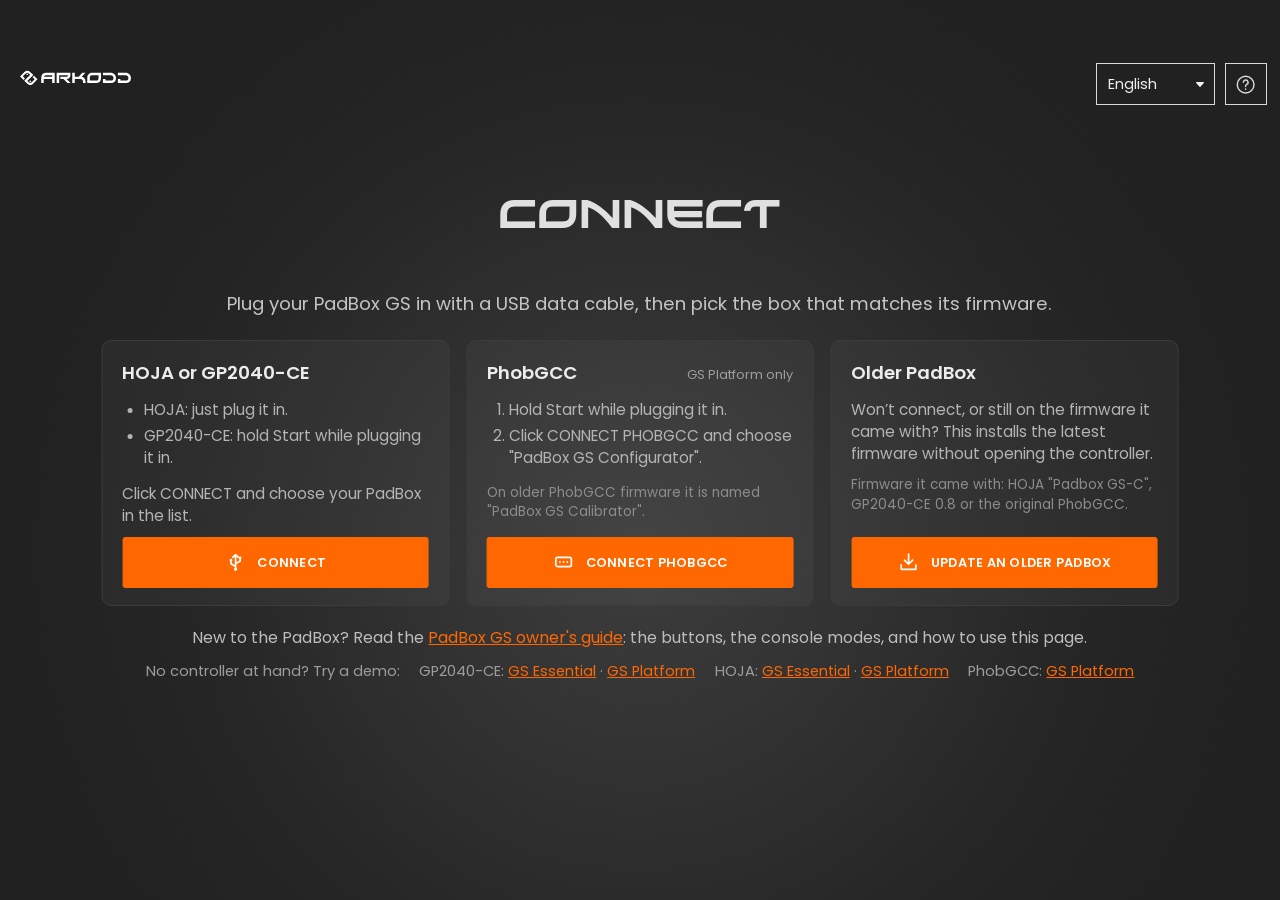
<file: index.html>
<!DOCTYPE html>
<html lang="en">
<head>
  <meta charset="utf-8">
  <meta name="viewport" content="width=device-width, initial-scale=1">
  <title>PadBox Configurator</title>
  <meta name="description" content="Set up and calibrate your Arkodd PadBox GS - HOJA, GP2040-CE and PhobGCC.">
  <meta name="theme-color" content="#232323">
  <link rel="manifest" href="./manifest.webmanifest">
  <link rel="icon" href="./assets/app.png">
  <link rel="stylesheet" href="./css/app.css">
  <link rel="stylesheet" href="v2.css">
  <!-- anonymous visitor counts, private dashboard (arkodd.goatcounter.com); events from js/stats.js -->
  <script data-goatcounter="https://arkodd.goatcounter.com/count" async src="https://gc.zgo.at/count.js"></script>
  <!-- the frame's scale, set before the first layout: a phone would otherwise lay the page out wider than its screen -->
  <script>(function () { var v = window.visualViewport, w = v ? v.width : innerWidth, h = v ? v.height : innerHeight; document.documentElement.style.setProperty("--zoom", Math.min(w / 1046, h / 653)); })();</script>
</head>
<body>
  <div id="stage">
    <header id="head">
      <img class="logo" src="./assets/logo.png" alt="Arkodd">
      <div class="who hidden" id="who">
        <div class="t"><i class="dot"></i><span id="title">GP2040-CE</span></div>
        <div class="s"><b id="state">Connected</b> • <span id="boardlbl">Board</span> : <span id="board"></span></div>
      </div>
      <div class="grow"></div>
      <div class="acts" id="actions"></div>
    </header>
    <nav id="nav" class="hidden"></nav>
    <div id="heading" class="hidden"><h1 id="h1">CONTROLLER</h1><p id="h2"></p></div>
    <main id="main"></main>
    <div id="msg"></div>
  </div>
  <script type="module" src="main.js"></script>
</body>
</html>
</file>
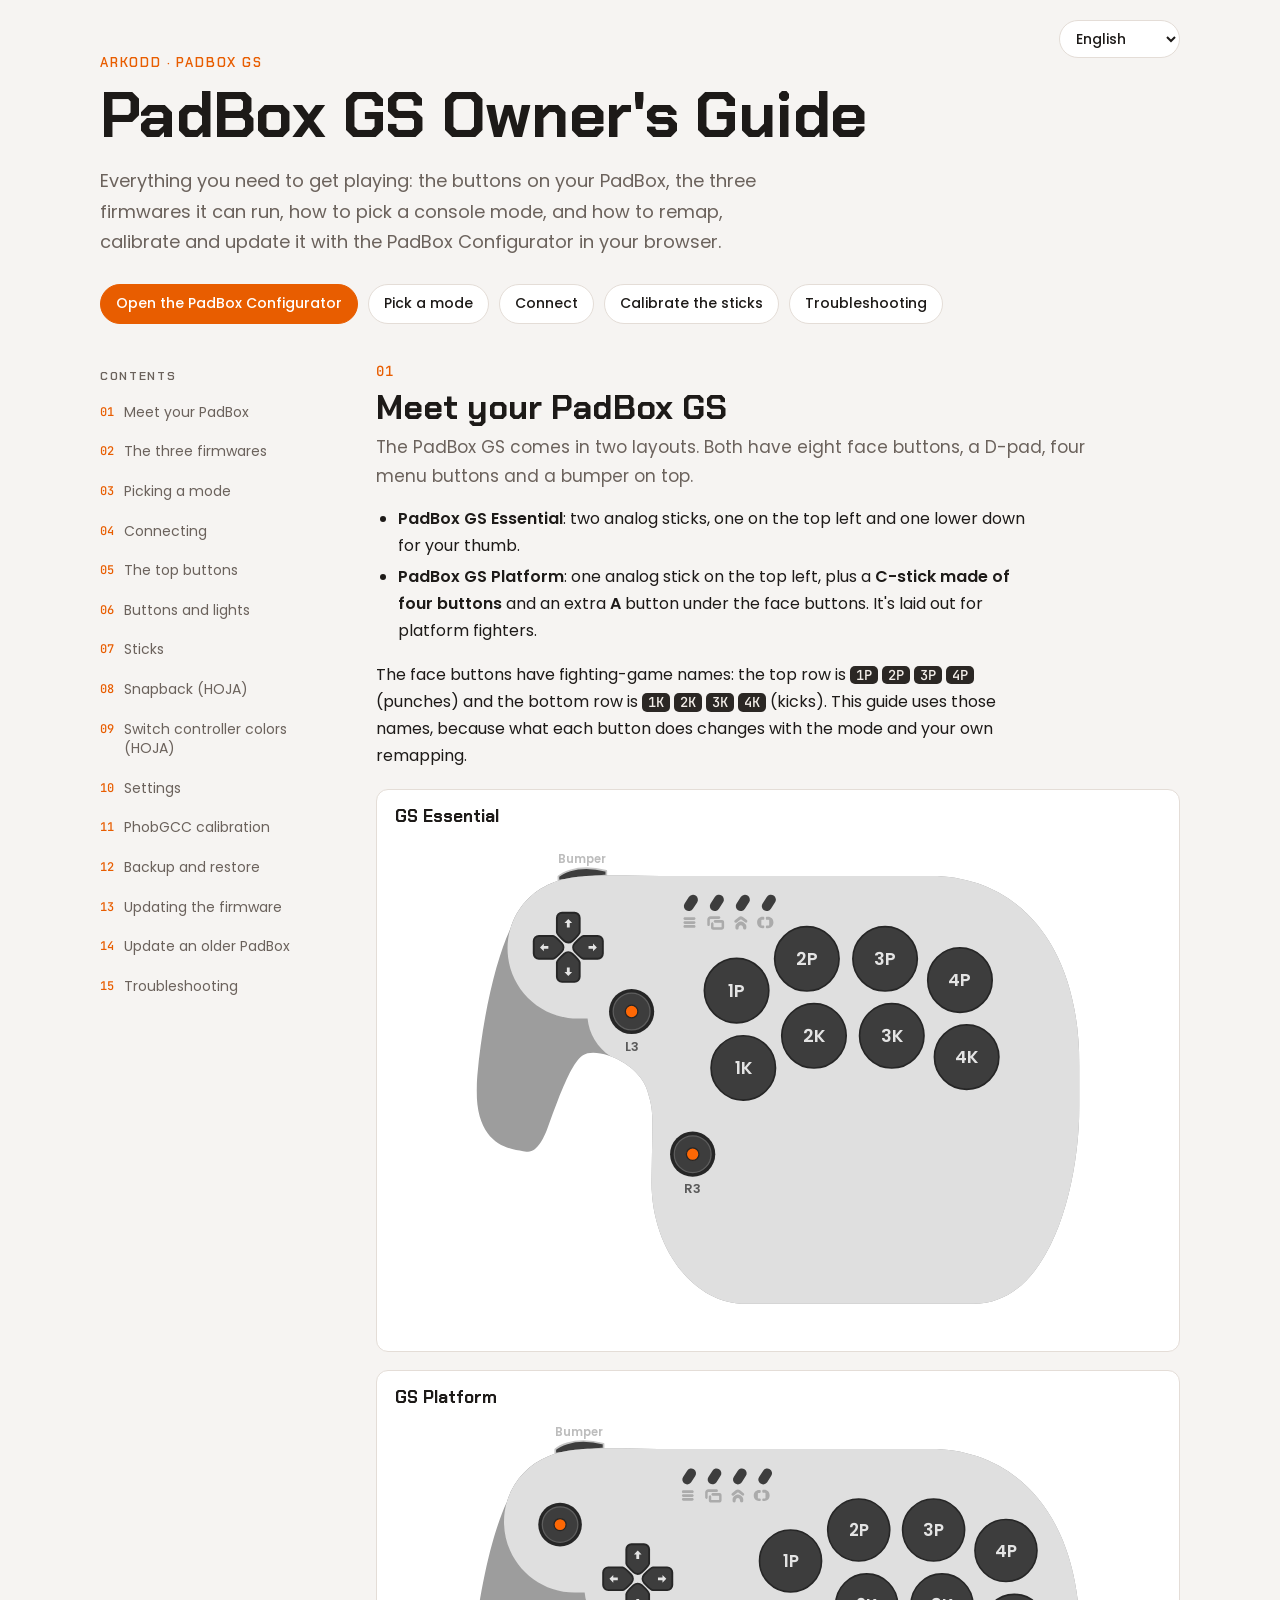
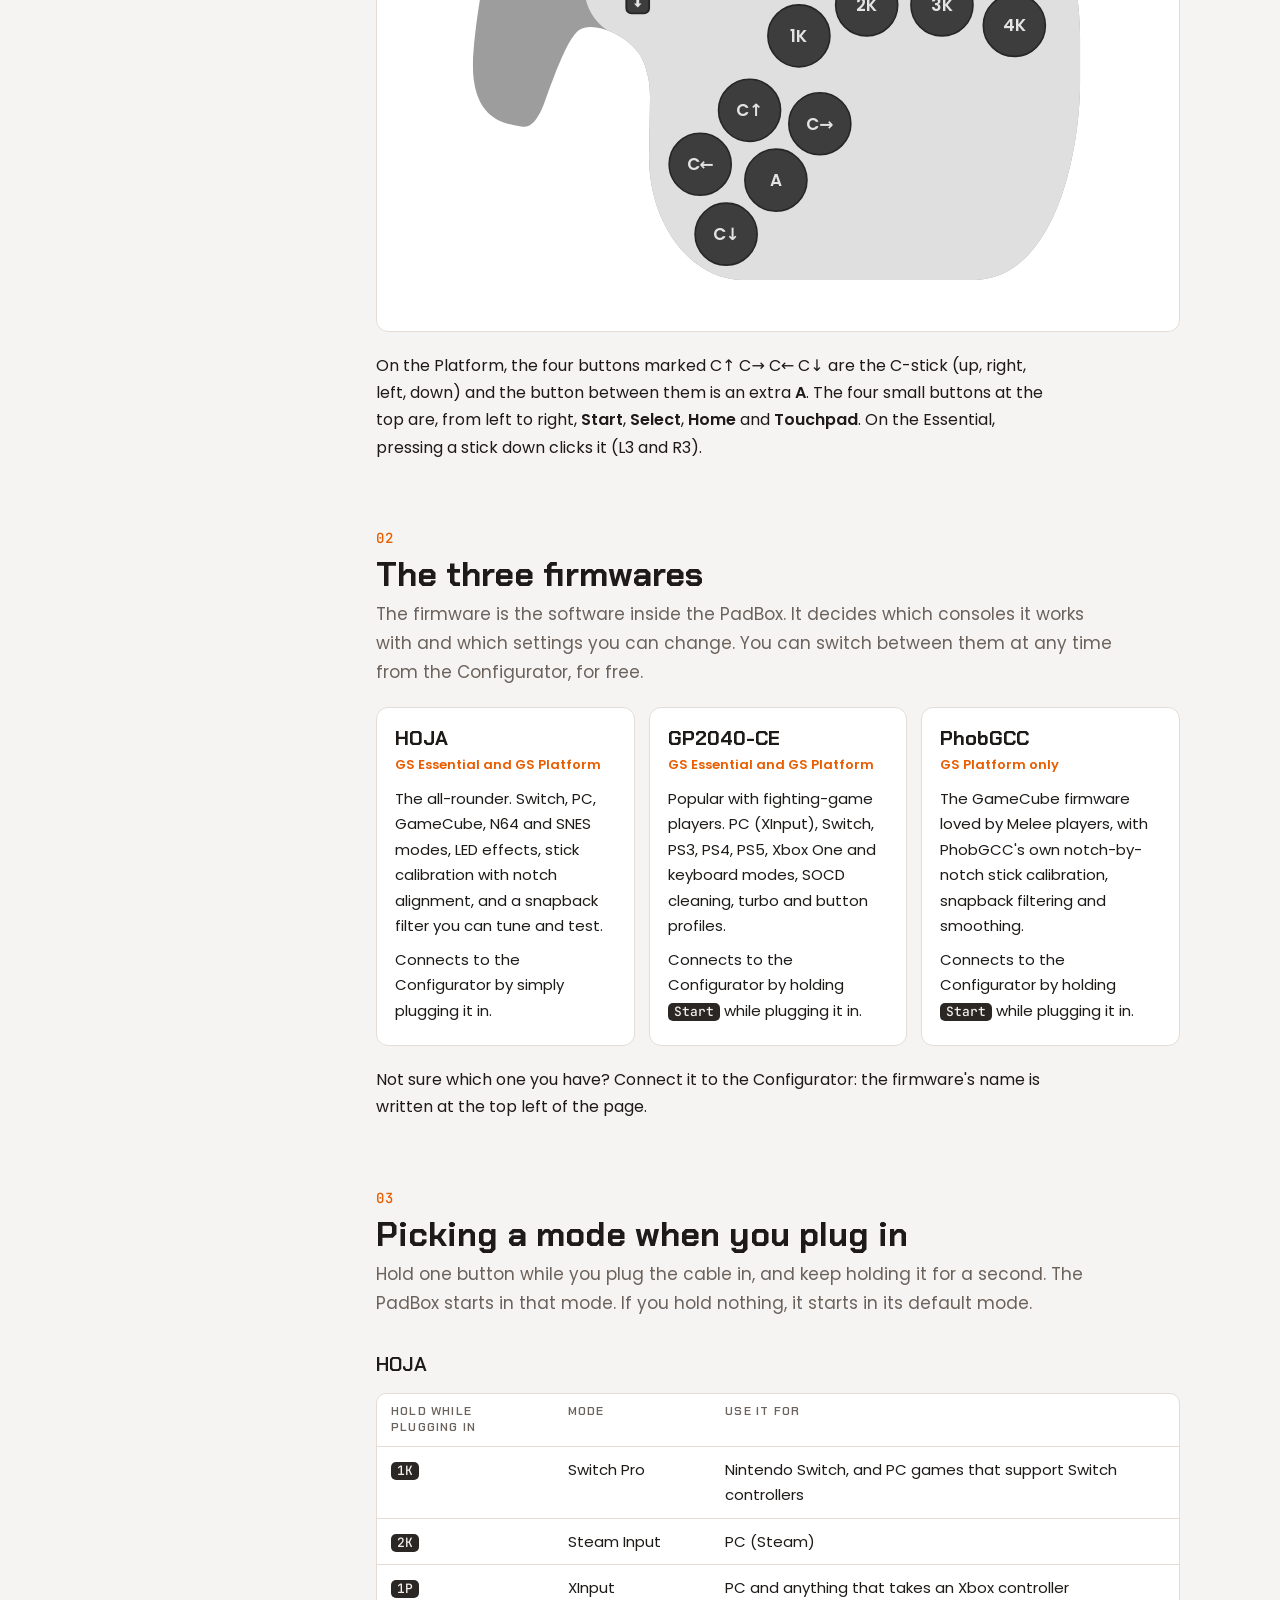
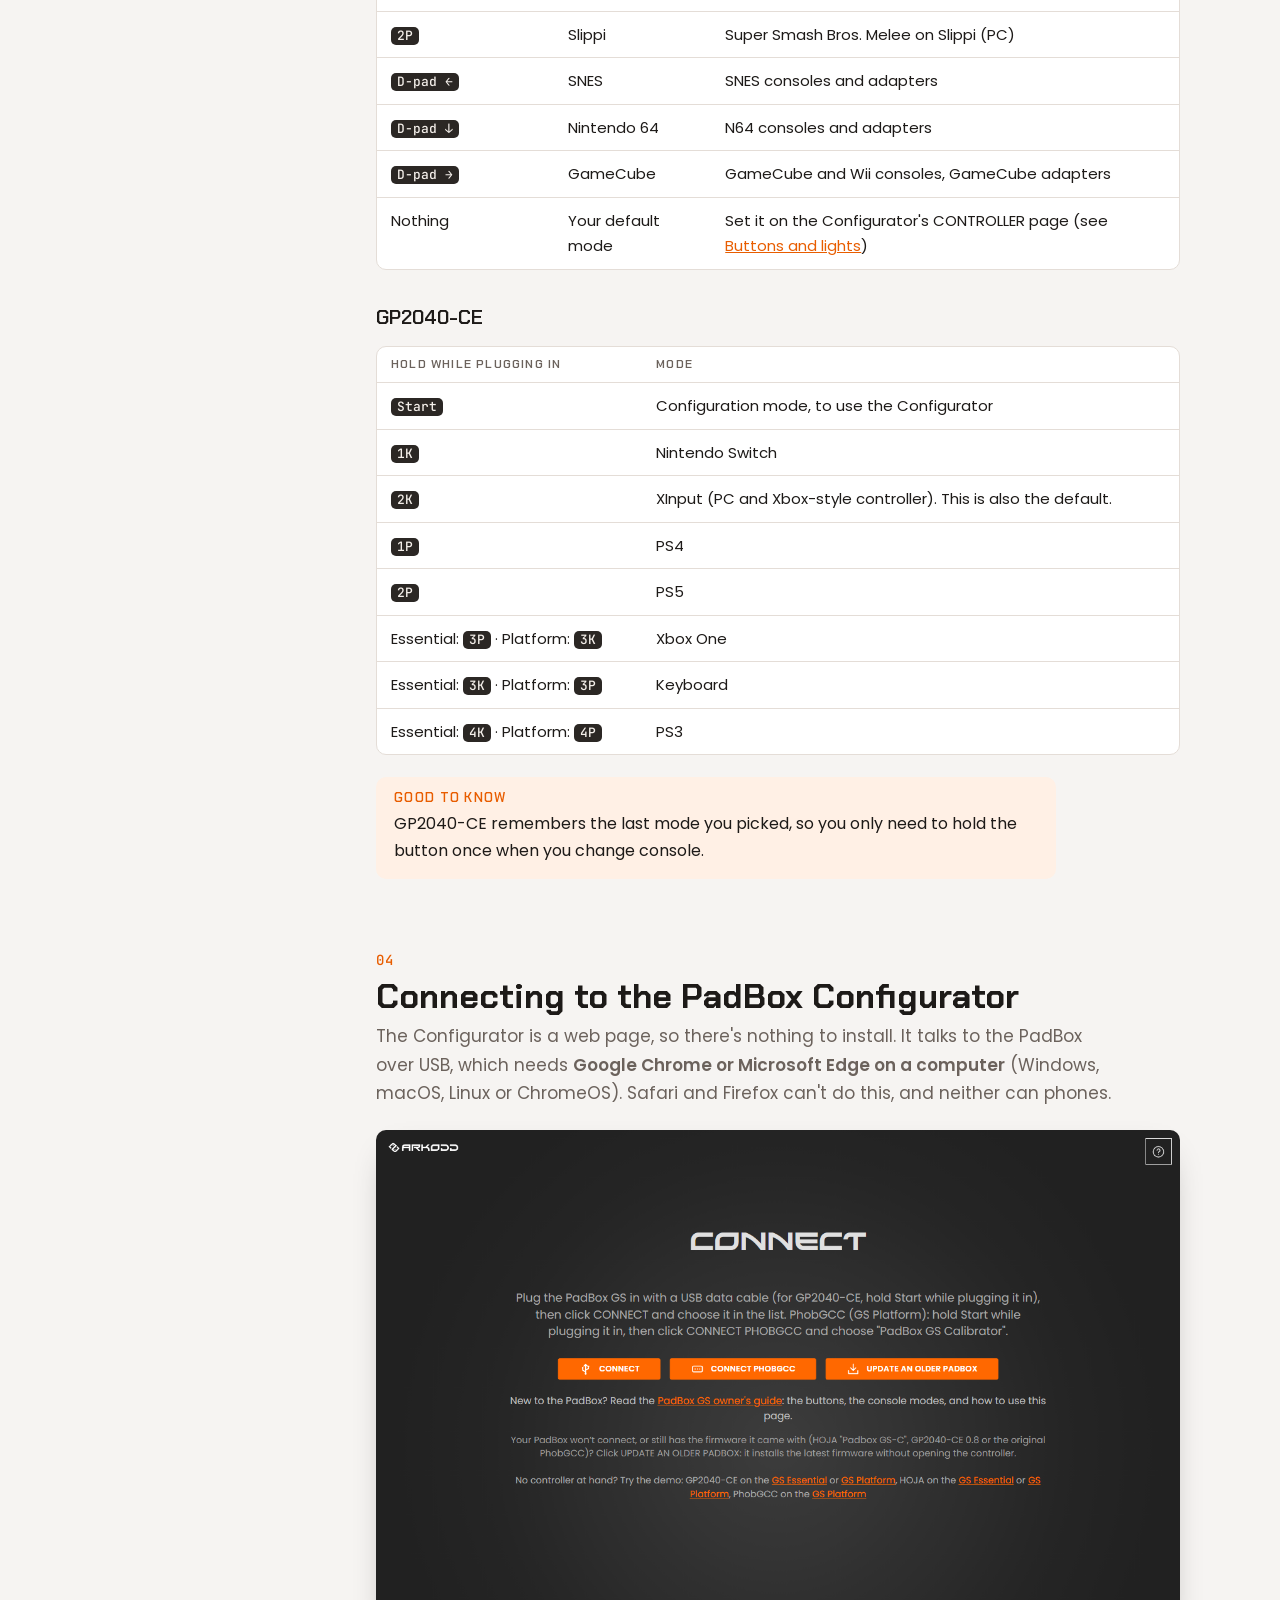
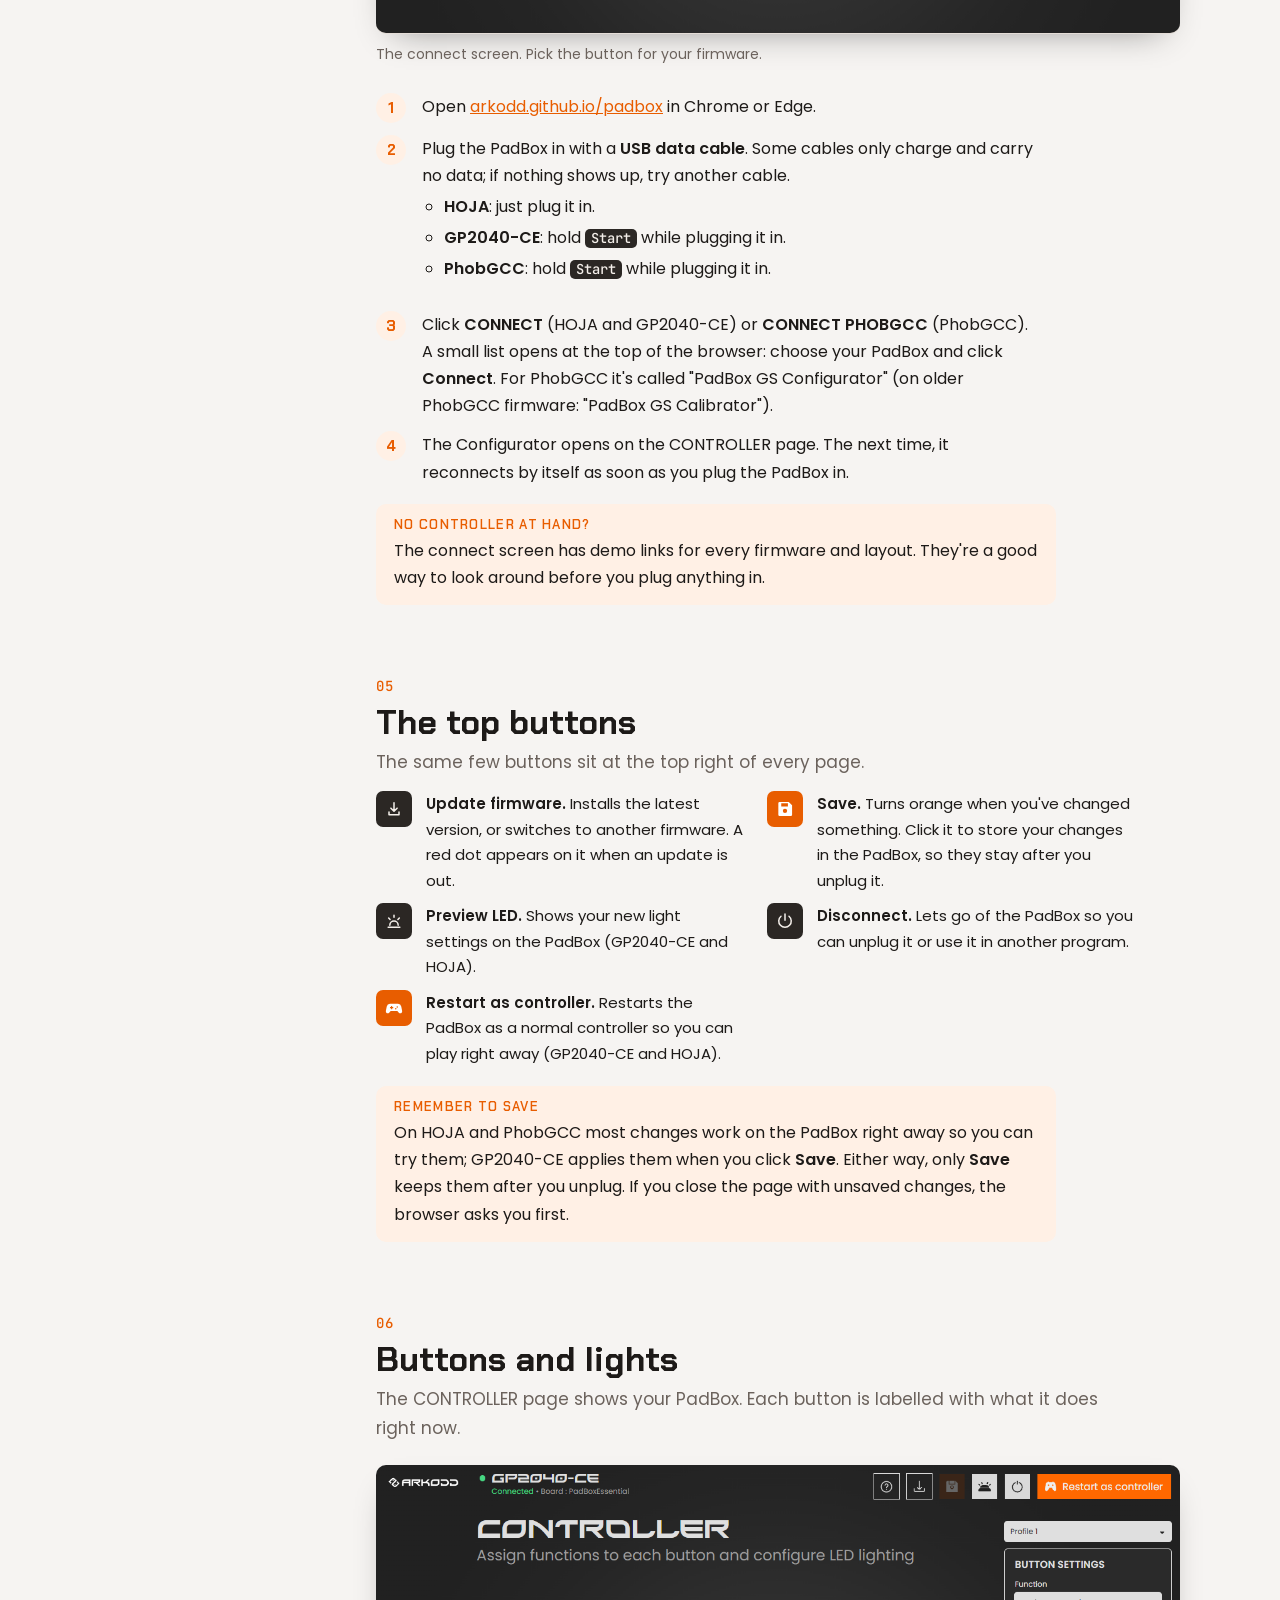
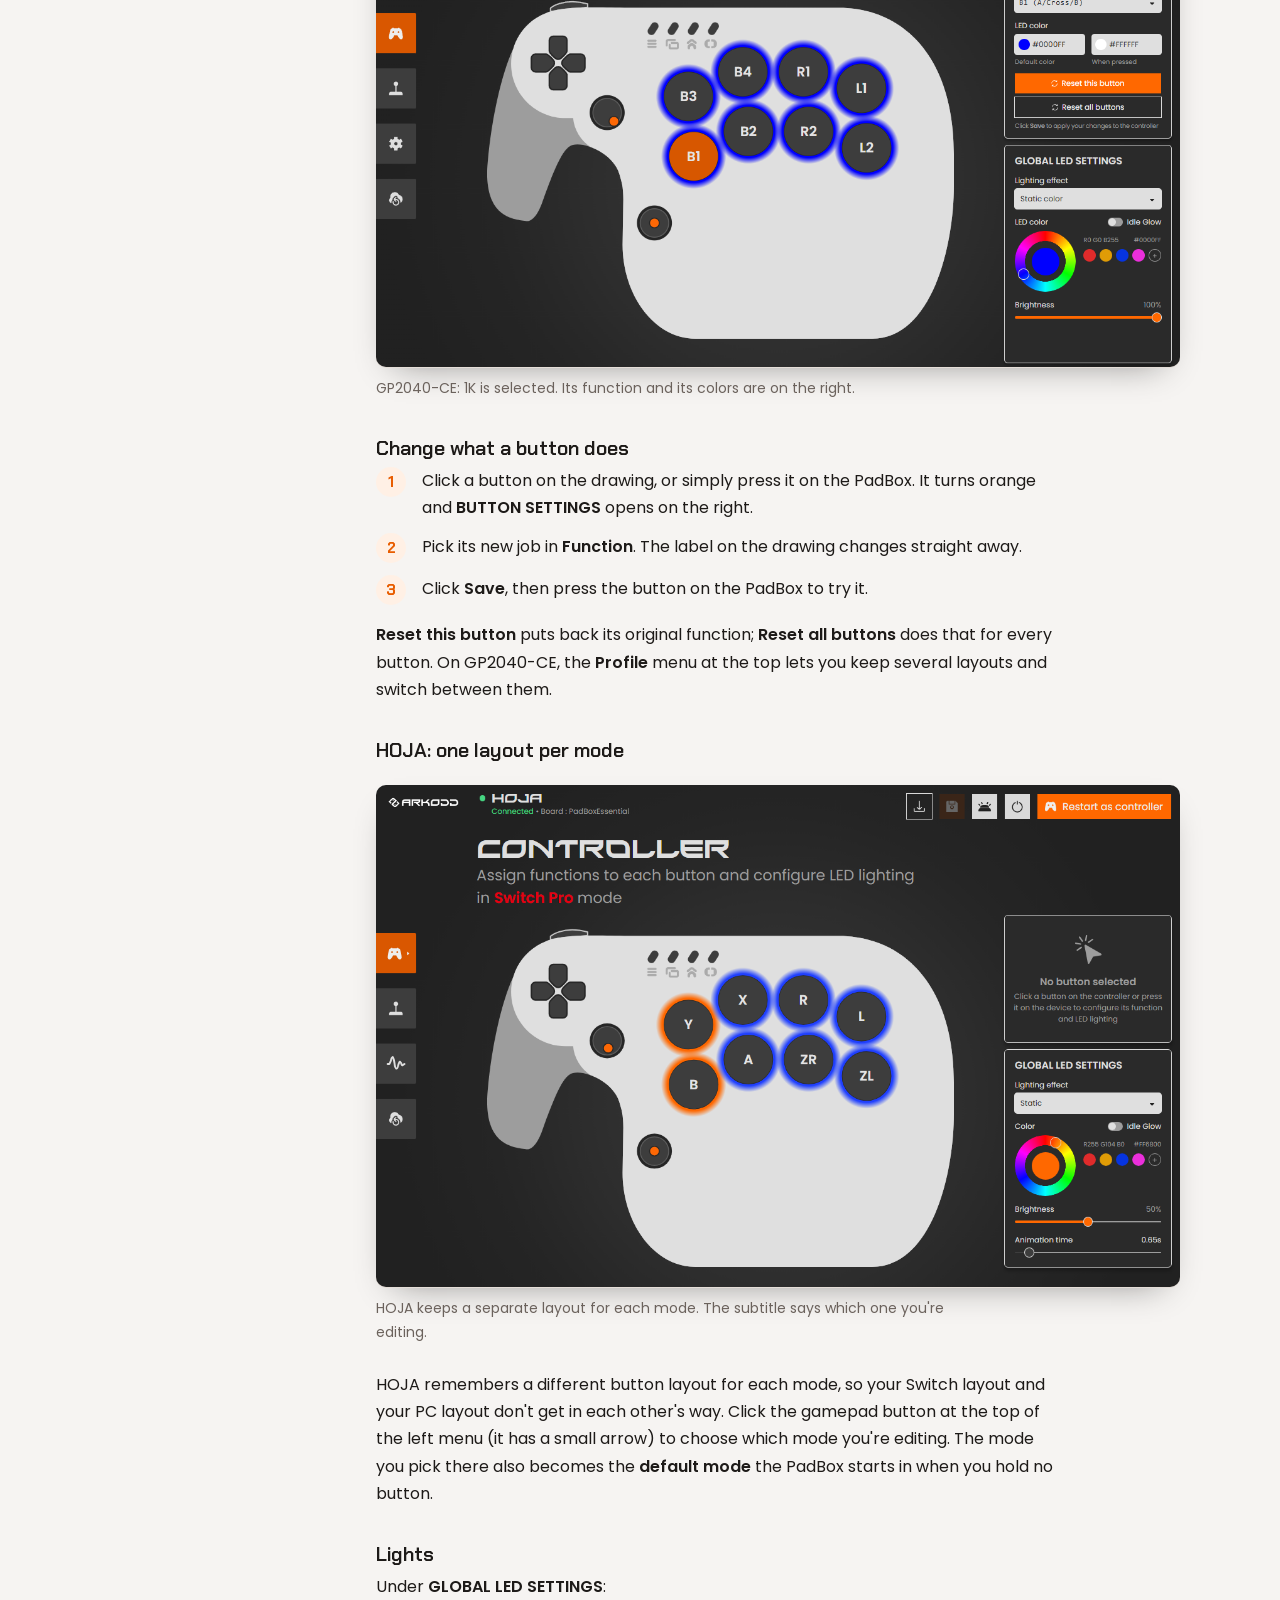
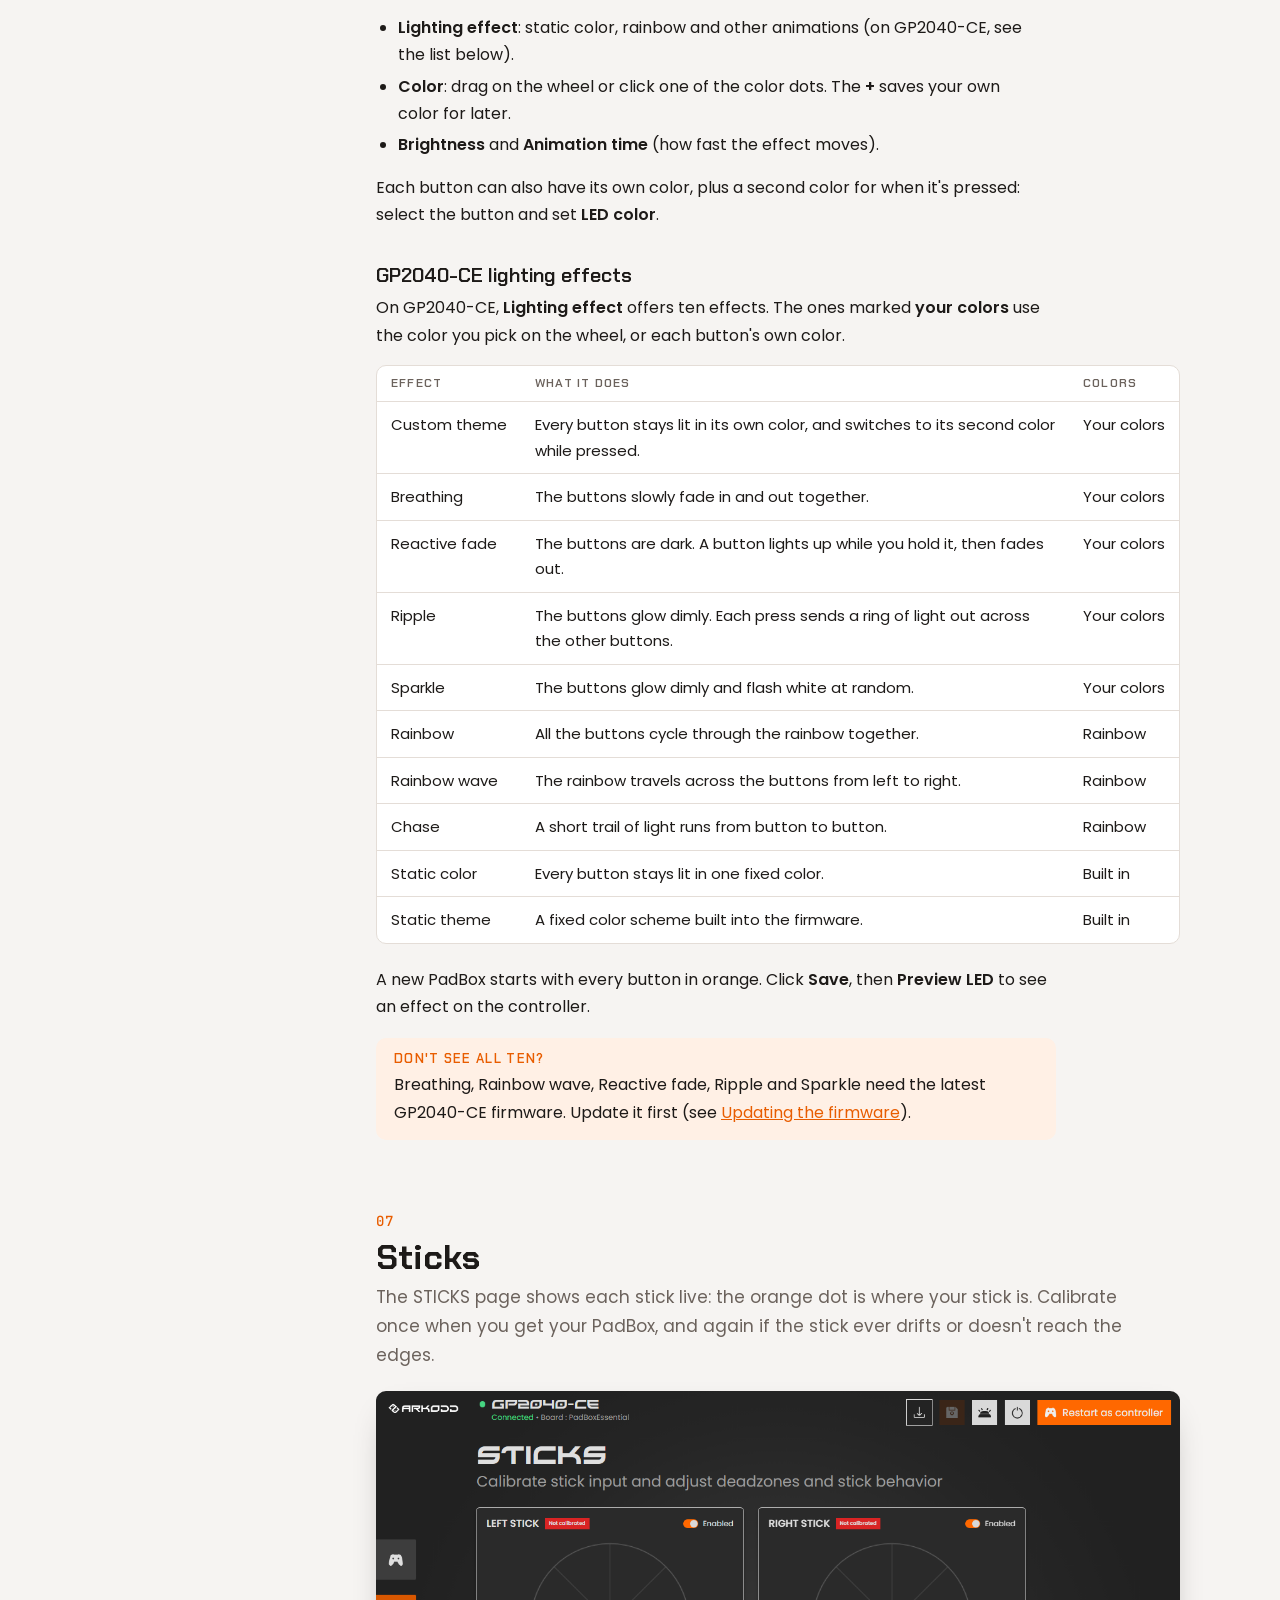
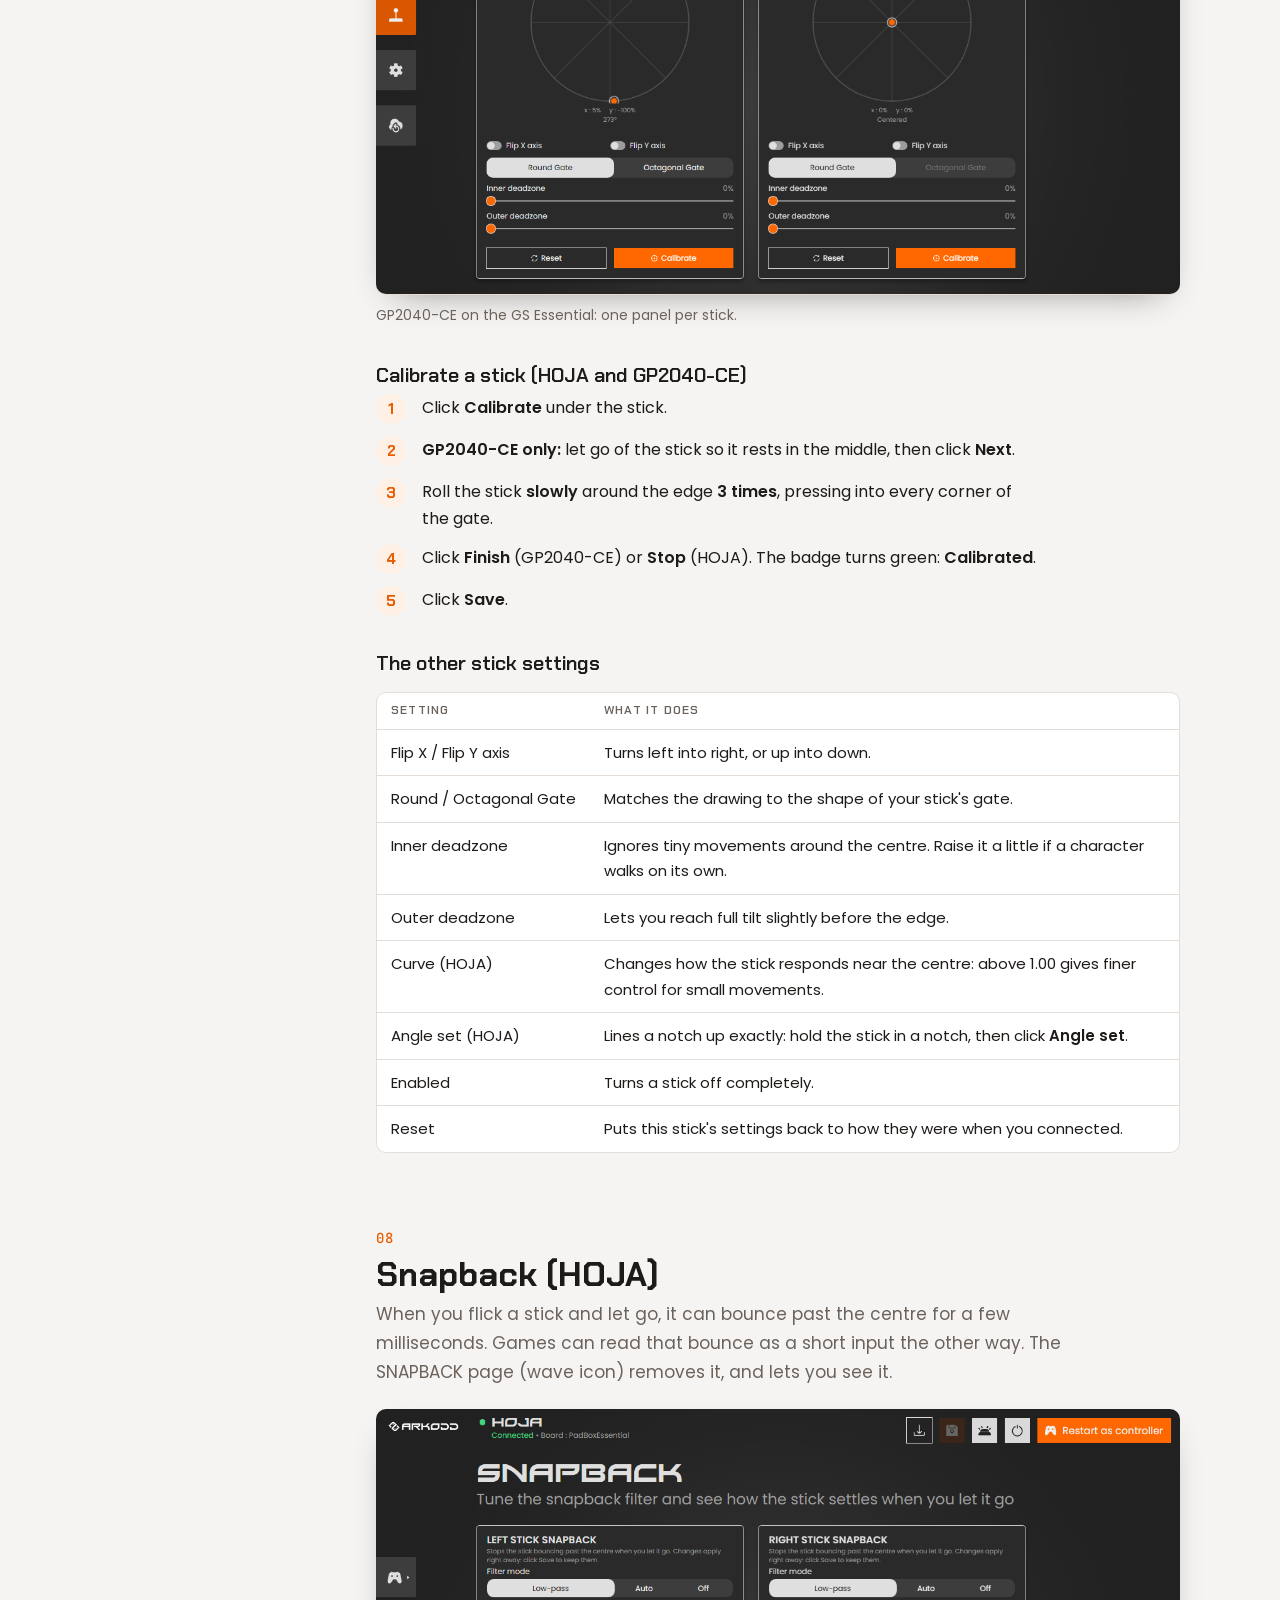
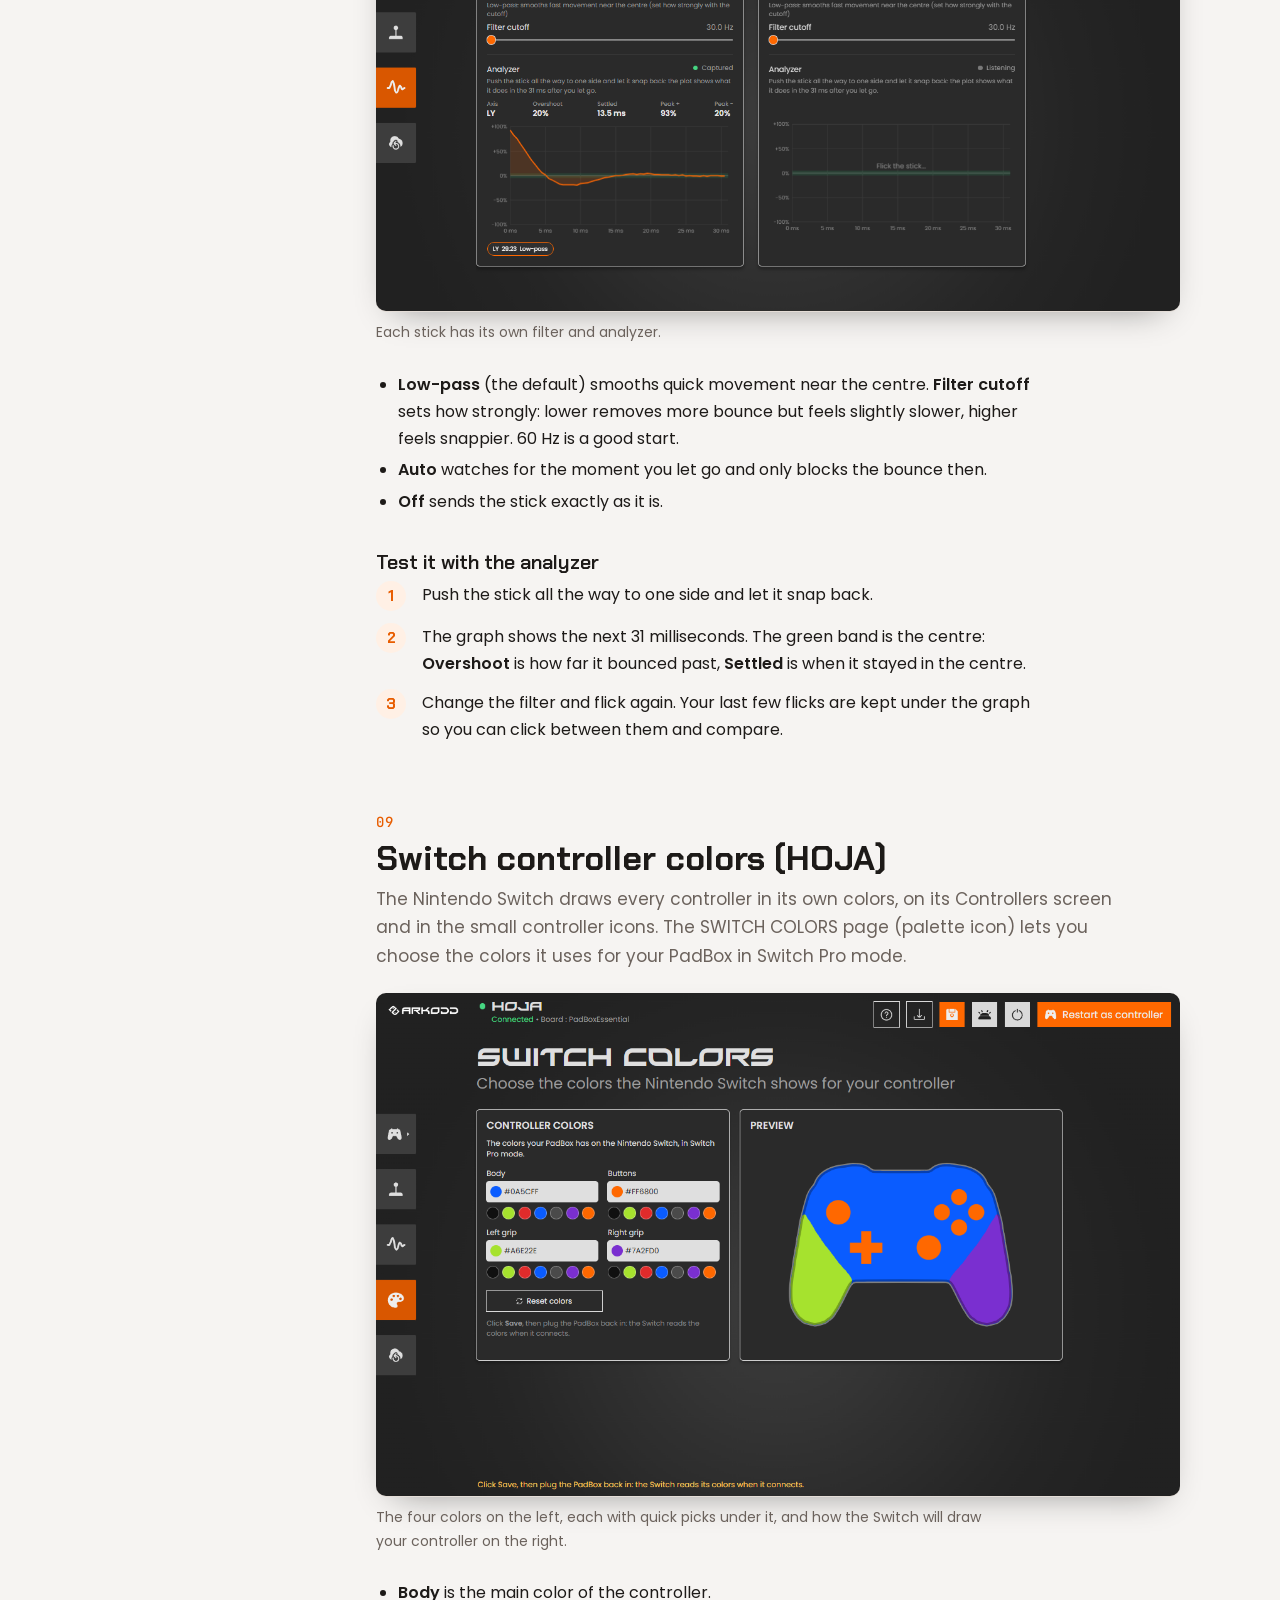
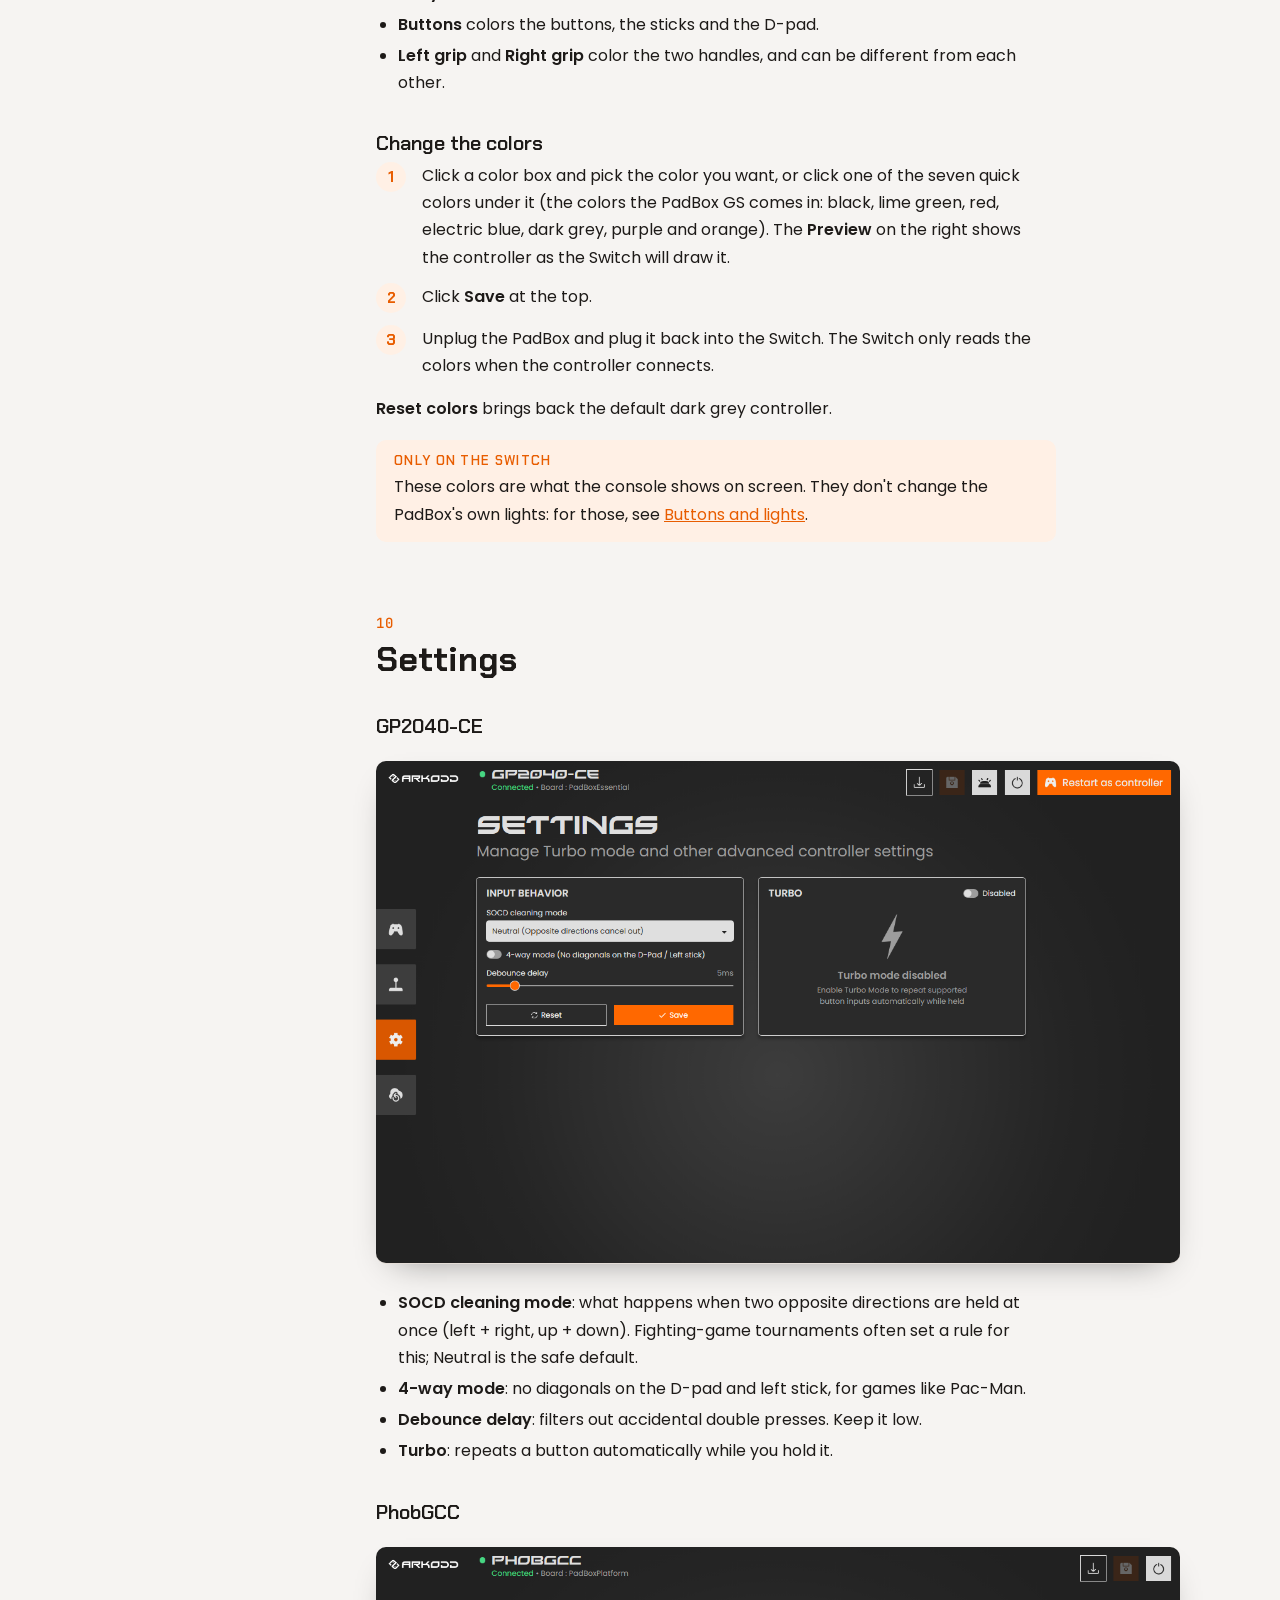
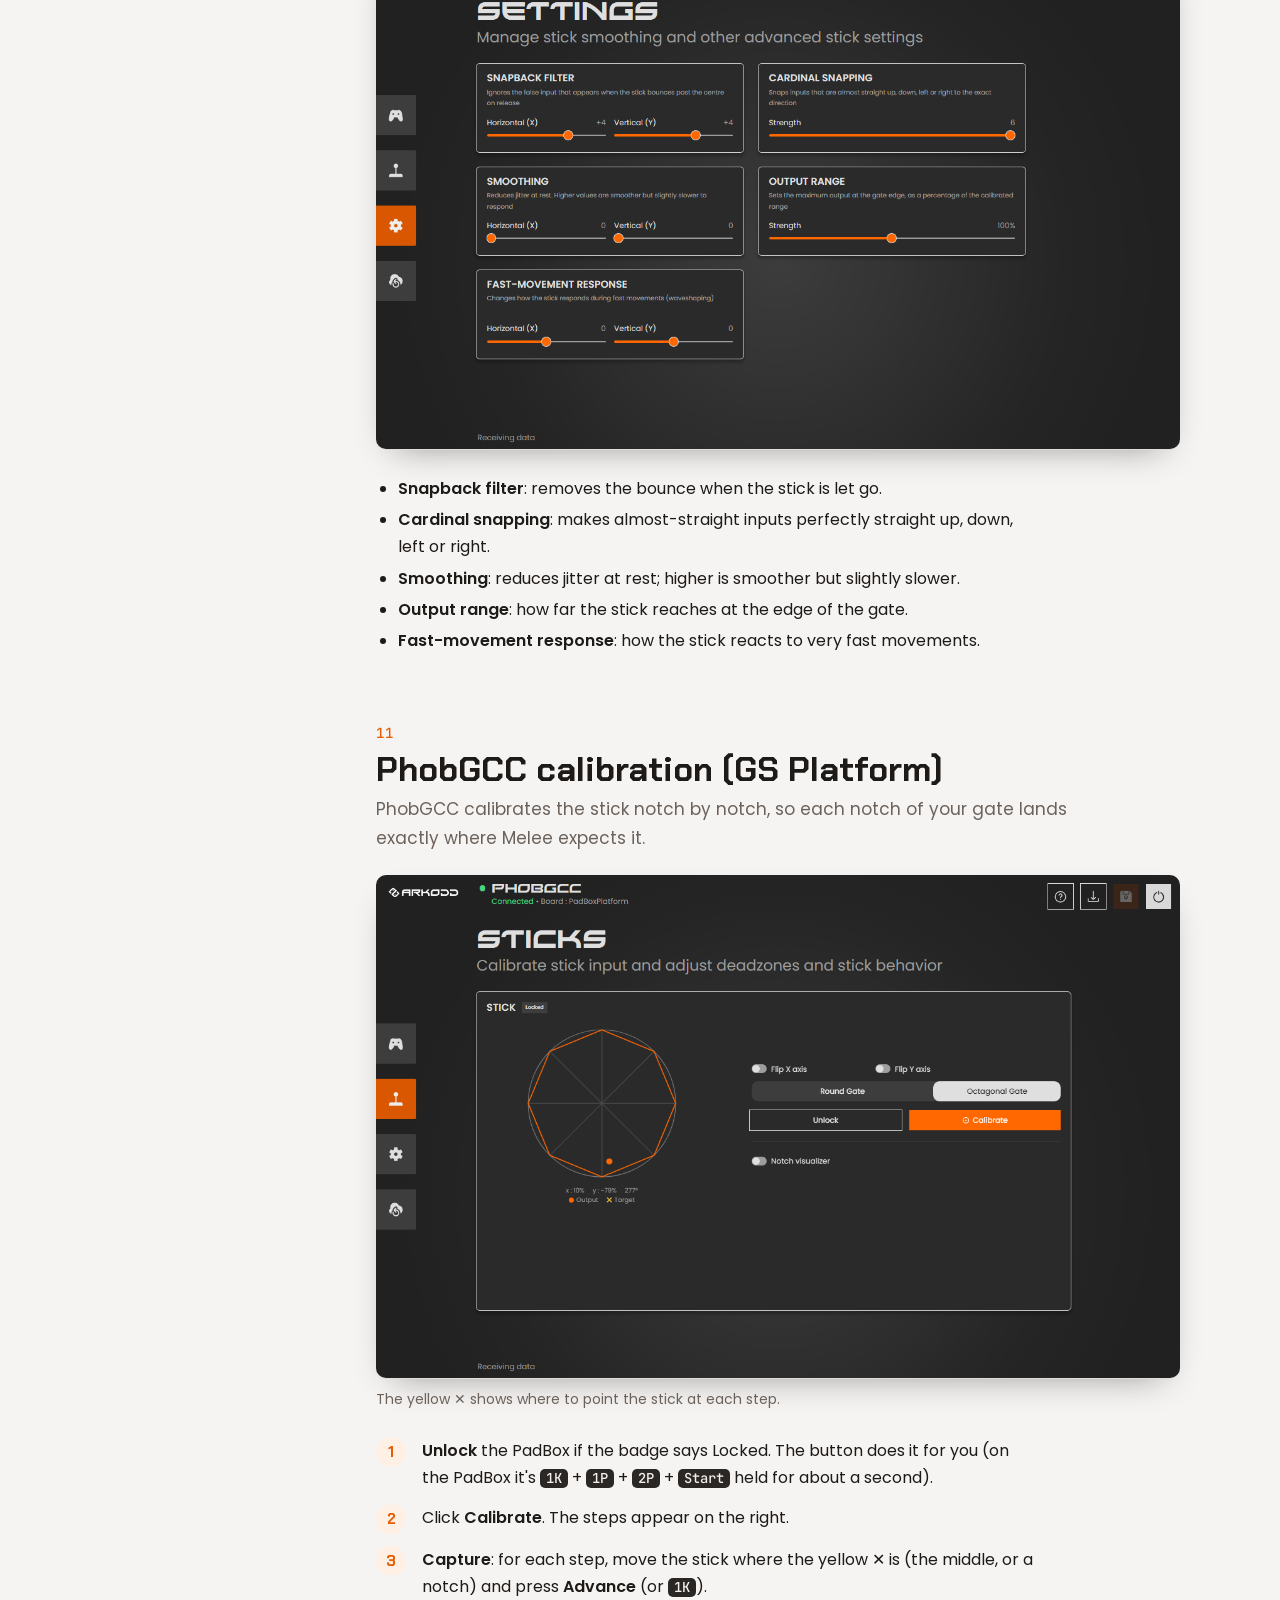
<file: guide/index.html>
<!DOCTYPE html>
<html lang="en">
<head>
<meta charset="utf-8">
<meta name="viewport" content="width=device-width, initial-scale=1, viewport-fit=cover">
<meta name="description" content="How to use your Arkodd PadBox GS: the buttons, the firmwares, console modes, and the PadBox Configurator.">
<link rel="icon" href="../assets/app.png">
<title>PadBox GS Owner's Guide</title>
<!-- anonymous visitor counts, private dashboard (arkodd.goatcounter.com) -->
<script data-goatcounter="https://arkodd.goatcounter.com/count" async src="https://gc.zgo.at/count.js"></script>

<!-- another language than English (js/i18n.js, guide/i18n.js): the page stays hidden until its texts are swapped, so the English doesn't flash first -->
<script>try { var l = new URLSearchParams(location.search).get('lang') || localStorage.getItem('padbox-lang') || navigator.language || 'en'; if (!/^en/i.test(l)) { document.documentElement.classList.add('i18n-wait'); setTimeout(function () { document.documentElement.classList.remove('i18n-wait'); }, 3000); } } catch (e) { }</script>
<style>.i18n-wait body { visibility: hidden; }</style>
<link rel="preconnect" href="https://fonts.googleapis.com">
<link rel="preconnect" href="https://fonts.gstatic.com" crossorigin>
<link rel="stylesheet" href="https://fonts.googleapis.com/css2?family=Chakra+Petch:wght@500;600;700&family=Poppins:wght@400;500;600&family=JetBrains+Mono:wght@500&display=swap">
<style>
/* Layout: a single reading column with a sticky contents rail on wide screens; screenshots break out a little wider than the text */
:root {
  --bg: #f6f4f2;
  --surface: #ffffff;
  --ink: #1d1a18;
  --muted: #6b625c;
  --line: #e4ddd7;
  --accent: #e85d00;
  --accent-soft: #fff0e5;
  --key: #2b2724;
  --key-ink: #f4efea;
  --shot-frame: #2a2726;
  --good: #1f8a52;
  --display: "Chakra Petch", "Segoe UI", system-ui, sans-serif;
  --body: "Poppins", "Segoe UI", system-ui, sans-serif;
  --mono: "JetBrains Mono", ui-monospace, Consolas, monospace;
}
@media (prefers-color-scheme: dark) {
  :root:not([data-theme="light"]) {
    --bg: #171514; --surface: #211e1c; --ink: #efe9e4; --muted: #a59a92; --line: #35302d;
    --accent: #ff7a26; --accent-soft: #3a2416; --key: #3a3533; --key-ink: #f4efea; --shot-frame: #0f0e0d; --good: #3fcf86;
    color-scheme: dark;
  }
}
:root[data-theme="dark"] {
  --bg: #171514; --surface: #211e1c; --ink: #efe9e4; --muted: #a59a92; --line: #35302d;
  --accent: #ff7a26; --accent-soft: #3a2416; --key: #3a3533; --key-ink: #f4efea; --shot-frame: #0f0e0d; --good: #3fcf86;
  color-scheme: dark;
}
* { box-sizing: border-box; }
body { background: var(--bg); color: var(--ink); font: 400 16px/1.7 var(--body); }
.wrap { max-width: 1120px; margin: 0 auto; padding-inline: 20px; padding-block: 0 80px; display: grid; grid-template-columns: 220px minmax(0, 1fr); gap: 56px; }
@media (max-width: 900px) { .wrap { grid-template-columns: minmax(0, 1fr); gap: 0; } nav.toc { display: none; } }

/* hero */
header.hero { max-width: 1120px; margin: 0 auto; padding-inline: 20px; padding-block: 56px 40px; position: relative; }
/* the language menu, top right (the same choice as the Configurator's) */
select.lang { position: absolute; right: 20px; top: 20px; font: 500 14px/1 var(--body); color: var(--ink); background: var(--surface); border: 1px solid var(--line); border-radius: 999px; padding: 7px 12px; cursor: pointer; }
select.lang:hover, select.lang:focus-visible { border-color: var(--accent); outline: none; }
.eyebrow { font: 600 13px/1 var(--display); letter-spacing: .14em; text-transform: uppercase; color: var(--accent); }
h1 { font: 700 clamp(38px, 6vw, 64px)/1.02 var(--display); letter-spacing: -.01em; margin: 14px 0 18px; text-wrap: balance; }
.lede { font-size: 18px; color: var(--muted); max-width: 62ch; margin: 0; }
.quick { display: flex; flex-wrap: wrap; gap: 10px; margin-top: 26px; }
.quick a { text-decoration: none; color: var(--ink); background: var(--surface); border: 1px solid var(--line); border-radius: 999px; padding: 7px 15px; font-size: 14px; font-weight: 500; }
.quick a:hover, .quick a:focus-visible { border-color: var(--accent); color: var(--accent); outline: none; }
.quick a.go { background: var(--accent); border-color: var(--accent); color: #fff; }

/* contents rail */
nav.toc { position: sticky; top: calc(env(safe-area-inset-top, 0px) + 24px); align-self: start; padding-top: 6px; }
nav.toc .t { font: 600 12px/1 var(--display); letter-spacing: .14em; text-transform: uppercase; color: var(--muted); margin-bottom: 12px; }
nav.toc ol { list-style: none; margin: 0; padding: 0; display: grid; gap: 2px; counter-reset: s; }
nav.toc li { counter-increment: s; }
nav.toc a { display: flex; gap: 10px; text-decoration: none; color: var(--muted); font-size: 14px; line-height: 1.4; padding: 5px 0; }
nav.toc a::before { content: counter(s, decimal-leading-zero); font: 500 12px/1.6 var(--mono); color: var(--accent); }
nav.toc a:hover, nav.toc a:focus-visible { color: var(--ink); outline: none; }

/* sections */
main { min-width: 0; }
section { padding-top: 56px; scroll-margin-top: 16px; }
section:first-child { padding-top: 0; }
h2 { font: 700 clamp(26px, 3.4vw, 34px)/1.15 var(--display); margin: 0 0 6px; text-wrap: balance; }
h2 .n { font: 500 14px/1 var(--mono); color: var(--accent); display: block; margin-bottom: 10px; letter-spacing: .04em; }
h3 { font: 600 20px/1.3 var(--display); margin: 34px 0 6px; }
p { margin: 0 0 14px; max-width: 68ch; }
.sub { color: var(--muted); font-size: 17px; }
ul, ol.steps { max-width: 66ch; padding-left: 22px; margin: 0 0 16px; }
li { margin: 4px 0; }
b, strong { font-weight: 600; }
a { color: var(--accent); }
code, .k { font: 500 .86em/1 var(--mono); }
/* a physical button or on-screen button name, written like a keycap */
.k { display: inline-block; background: var(--key); color: var(--key-ink); border-radius: 5px; padding: 3px 6px 2px; white-space: nowrap; }
.ui { font-weight: 600; white-space: nowrap; }

/* steps */
ol.steps { list-style: none; padding: 0; counter-reset: st; display: grid; gap: 12px; }
ol.steps > li { counter-increment: st; display: grid; grid-template-columns: 34px minmax(0, 1fr); gap: 12px; margin: 0; }
ol.steps > li::before { content: counter(st); width: 30px; height: 30px; border-radius: 50%; background: var(--accent-soft); color: var(--accent); font: 700 15px/30px var(--display); text-align: center; }

/* callouts */
.note { background: var(--accent-soft); border-radius: 10px; padding: 14px 18px; margin: 18px 0; max-width: 68ch; }
.note p:last-child { margin: 0; }
.note .t { font: 600 13px/1 var(--display); letter-spacing: .1em; text-transform: uppercase; color: var(--accent); display: block; margin-bottom: 6px; }

/* screenshots */
figure { margin: 22px 0 26px; }
figure img { display: block; width: 100%; max-width: 100%; height: auto; border-radius: 10px; background: var(--shot-frame); box-shadow: 0 1px 0 var(--line), 0 14px 34px -18px rgba(0,0,0,.45); }
figcaption { font-size: 14px; color: var(--muted); margin-top: 10px; max-width: 68ch; }

/* tables */
.tw { overflow-x: auto; margin: 16px 0 22px; border: 1px solid var(--line); border-radius: 10px; background: var(--surface); }
table { border-collapse: collapse; width: 100%; font-size: 15px; }
th, td { text-align: left; padding: 10px 14px; border-bottom: 1px solid var(--line); vertical-align: top; }
tr:last-child td { border-bottom: 0; }
th { font: 600 12px/1.3 var(--display); letter-spacing: .1em; text-transform: uppercase; color: var(--muted); background: transparent; }
td:first-child { white-space: nowrap; }

/* firmware cards */
.cards { display: grid; grid-template-columns: repeat(auto-fit, minmax(220px, 1fr)); gap: 14px; margin: 20px 0; }
.card { background: var(--surface); border: 1px solid var(--line); border-radius: 12px; padding: 18px 18px 14px; min-width: 0; }
.card h4 { font: 700 20px/1.2 var(--display); margin: 0 0 4px; }
.card .for { font-size: 13px; color: var(--accent); font-weight: 600; margin-bottom: 10px; }
.card p { font-size: 15px; margin-bottom: 8px; }

/* button maps */
.maps { display: grid; grid-template-columns: minmax(0, 1fr); gap: 18px; margin: 20px 0; }
.map svg { max-width: 640px; margin: 0 auto; }
.map { background: var(--surface); border: 1px solid var(--line); border-radius: 12px; padding: 14px; min-width: 0; }
.map h4 { font: 700 17px/1.2 var(--display); margin: 2px 4px 8px; }
.map svg { display: block; width: 100%; height: auto; }
.map .pad-label { font-family: var(--body); font-weight: 600; }

/* header-button legend */
.legend { display: grid; grid-template-columns: repeat(auto-fit, minmax(250px, 1fr)); gap: 10px 22px; margin: 14px 0 20px; padding: 0; list-style: none; max-width: 760px; }
.legend li { display: grid; grid-template-columns: 38px minmax(0, 1fr); gap: 12px; align-items: start; margin: 0; font-size: 15px; }
.legend svg { width: 36px; height: 36px; border-radius: 7px; background: var(--key); color: var(--key-ink); padding: 8px; }
.legend li.or svg { background: var(--accent); color: #fff; }

details { background: var(--surface); border: 1px solid var(--line); border-radius: 10px; padding: 12px 16px; margin: 10px 0; max-width: 760px; }
details summary { cursor: pointer; font-weight: 600; }
details summary:focus-visible { outline: 2px solid var(--accent); outline-offset: 3px; border-radius: 4px; }
details p { margin: 10px 0 2px; }
footer { color: var(--muted); font-size: 14px; border-top: 1px solid var(--line); padding-top: 22px; margin-top: 64px; }
@media (prefers-reduced-motion: no-preference) { html { scroll-behavior: smooth; } }
</style>
<style>body { margin: 0; } img { max-width: 100%; }</style>
</head>
<body>


<header class="hero">
  <select class="lang" id="lang" aria-label="Language"></select>
  <div class="eyebrow">Arkodd · PadBox GS</div>
  <h1>PadBox GS Owner's Guide</h1>
  <p class="lede">Everything you need to get playing: the buttons on your PadBox, the three firmwares it can run, how to pick a console mode, and how to remap, calibrate and update it with the PadBox Configurator in your browser.</p>
  <div class="quick">
    <a class="go" href="https://arkodd.github.io/padbox/">Open the PadBox Configurator</a>
    <a href="#modes">Pick a mode</a>
    <a href="#connect">Connect</a>
    <a href="#sticks">Calibrate the sticks</a>
    <a href="#help">Troubleshooting</a>
  </div>
</header>

<div class="wrap">
<nav class="toc" aria-label="Contents">
  <div class="t">Contents</div>
  <ol>
    <li><a href="#meet">Meet your PadBox</a></li>
    <li><a href="#firmware">The three firmwares</a></li>
    <li><a href="#modes">Picking a mode</a></li>
    <li><a href="#connect">Connecting</a></li>
    <li><a href="#toolbar">The top buttons</a></li>
    <li><a href="#controller">Buttons and lights</a></li>
    <li><a href="#sticks">Sticks</a></li>
    <li><a href="#snapback">Snapback (HOJA)</a></li>
    <li><a href="#swcolors">Switch controller colors (HOJA)</a></li>
    <li><a href="#settings">Settings</a></li>
    <li><a href="#phob">PhobGCC calibration</a></li>
    <li><a href="#backup">Backup and restore</a></li>
    <li><a href="#update">Updating the firmware</a></li>
    <li><a href="#older">Update an older PadBox</a></li>
    <li><a href="#help">Troubleshooting</a></li>
  </ol>
</nav>

<main>

<section id="meet">
  <h2><span class="n">01</span>Meet your PadBox GS</h2>
  <p class="sub">The PadBox GS comes in two layouts. Both have eight face buttons, a D-pad, four menu buttons and a bumper on top.</p>
  <ul>
    <li><b>PadBox GS Essential</b>: two analog sticks, one on the top left and one lower down for your thumb.</li>
    <li><b>PadBox GS Platform</b>: one analog stick on the top left, plus a <b>C-stick made of four buttons</b> and an extra <b>A</b> button under the face buttons. It's laid out for platform fighters.</li>
  </ul>
  <p>The face buttons have fighting-game names: the top row is <span class="k">1P</span> <span class="k">2P</span> <span class="k">3P</span> <span class="k">4P</span> (punches) and the bottom row is <span class="k">1K</span> <span class="k">2K</span> <span class="k">3K</span> <span class="k">4K</span> (kicks). This guide uses those names, because what each button does changes with the mode and your own remapping.</p>

  <div class="maps">
    <div class="map">
      <h4>GS Essential</h4>
      <svg viewBox="0 0 1530 1200" class="pad-drawing pd-essential" role="img" aria-label="PadBox GS Essential"><defs><clipPath id="bodyClipE"><path d="M223.4,115.4c1-.5,1.9-.9,2.9-1.2.6-.3,1.2-.6,1.8-.8.1,0,.3-.1.6-.2,43.6-17.4,111-19.2,253.8-15.1h648.6c195.7,0,354.4,149.2,354.4,452.1v97.7c0,188.4-68.4,473-252.6,473h-545.6c-127,0-224.7-135.3-224.7-290.2l2.1-134.3s.8-18.5-2.1-43.6c-1.5-12.5-5.6-26.2-9.8-40.7-19.5-67.5-121.4-107.6-154.1-85.6-18.2,12.3-35,44.8-59.5,106.3-8.5,21.4-16.4,43-24,64.7-8,23-26.1,64.1-51.9,59.5-35.6-6.2-132.5-8.6-117.2-181,12.5-141.4,44.1-277.5,79.1-352.3h0"></path><path d="M228.7,113.2c-.2,0-.4.1-.6.2-.6.2-1.2.5-1.8.8-1,.3-1.9.8-2.9,1.2-47.3,19-83.7,58.9-98.2,108.2h0c-4.4,15.1-6.8,30.9-6.8,47.3,0,92.8,75.2,168,168,168s15.6-.6,23.2-1.6c3.3,38,24,71,54.1,91.1,0,0,0,0,0,0 Z"></path></clipPath><radialGradient id="led10E" gradientUnits="userSpaceOnUse" cx="666" cy="372" r="100.6"><stop offset="0.808" stop-opacity="1"></stop><stop offset="1" stop-opacity="0"></stop></radialGradient><radialGradient id="led11E" gradientUnits="userSpaceOnUse" cx="834" cy="296" r="100.6"><stop offset="0.808" stop-opacity="1"></stop><stop offset="1" stop-opacity="0"></stop></radialGradient><radialGradient id="led12E" gradientUnits="userSpaceOnUse" cx="1021" cy="296" r="100.6"><stop offset="0.808" stop-opacity="1"></stop><stop offset="1" stop-opacity="0"></stop></radialGradient><radialGradient id="led13E" gradientUnits="userSpaceOnUse" cx="1200" cy="347" r="100.6"><stop offset="0.808" stop-opacity="1"></stop><stop offset="1" stop-opacity="0"></stop></radialGradient><radialGradient id="led6E" gradientUnits="userSpaceOnUse" cx="682" cy="557" r="100.6"><stop offset="0.808" stop-opacity="1"></stop><stop offset="1" stop-opacity="0"></stop></radialGradient><radialGradient id="led7E" gradientUnits="userSpaceOnUse" cx="851" cy="480" r="100.6"><stop offset="0.808" stop-opacity="1"></stop><stop offset="1" stop-opacity="0"></stop></radialGradient><radialGradient id="led8E" gradientUnits="userSpaceOnUse" cx="1037" cy="480" r="100.6"><stop offset="0.808" stop-opacity="1"></stop><stop offset="1" stop-opacity="0"></stop></radialGradient><radialGradient id="led9E" gradientUnits="userSpaceOnUse" cx="1216" cy="531" r="100.6"><stop offset="0.808" stop-opacity="1"></stop><stop offset="1" stop-opacity="0"></stop></radialGradient></defs><path d="M240,109.2v-10.1s36.8-33.8,114.6-13.3v10.7 Z" fill="#3d3d3d" stroke="#c5c5c5" stroke-width="4" stroke-linejoin="round" transform="" class="pad-btn"></path><g clip-path="url(#bodyClipE)" transform=""><rect x="-100" y="-100" width="1800" height="1400" fill="#9d9d9d"></rect><path d="M228.7,113.2c-.2,0-.4.1-.6.2-.6.2-1.2.5-1.8.8-1,.3-1.9.8-2.9,1.2-47.3,19-83.7,58.9-98.2,108.2h0c-4.4,15.1-6.8,30.9-6.8,47.3,0,92.8,75.2,168,168,168s15.6-.6,23.2-1.6c3.3,38,24,71,54.1,91.1,0,0,0,0,0,0 L 364,1300 L 1700,1300 L 1700,-100 L 229,-100 Z" fill="#dfdfdf"></path></g><g transform="translate(0 0)"><path d="M263.7,257.1c-3.5,0-6.9-1.3-9.7-3.8-17.6-16.1-17.6-19.7-17.6-21.1v-34c0-6.8,5.5-12.3,12.3-12.3h29.9c6.8,0,12.3,5.5,12.3,12.3v34c0,1.4,0,5-17.6,21.1-2.8,2.5-6.2,3.8-9.7,3.8Z" fill="#3d3d3d" stroke="#262626" stroke-width="4.5" stroke-linejoin="round" class="pad-btn"></path><path d="M278.6,351.2h-29.9c-6.8,0-12.3-5.5-12.3-12.3v-34c0-1.4,0-5,17.6-21.1,5.5-5,13.8-5,19.3,0,17.6,16.1,17.6,19.7,17.6,21.1v34c0,6.8-5.5,12.3-12.3,12.3Z" fill="#3d3d3d" stroke="#262626" stroke-width="4.5" stroke-linejoin="round" class="pad-btn"></path><path d="M227.3,295.8h-34c-6.8,0-12.3-5.5-12.3-12.3v-29.9c0-6.8,5.5-12.3,12.3-12.3h34c1.4,0,5,0,21.1,17.6,5,5.5,5,13.8,0,19.3-16.1,17.6-19.7,17.6-21.1,17.6Z" fill="#3d3d3d" stroke="#262626" stroke-width="4.5" stroke-linejoin="round" class="pad-btn"></path><path d="M334,295.8h-34c-1.4,0-5,0-21.1-17.6-5-5.5-5-13.8,0-19.3,16.1-17.6,19.7-17.6,21.1-17.6h34c6.8,0,12.3,5.5,12.3,12.3v29.9c0,6.8-5.5,12.3-12.3,12.3Z" fill="#3d3d3d" stroke="#262626" stroke-width="4.5" stroke-linejoin="round" class="pad-btn"></path></g><g transform=""><g class="pad-btn"><rect x="545" y="141.4" width="23.6" height="42" rx="11.8" ry="11.8" transform="translate(176.7 -275.7) rotate(32.8)" fill="#3d3d3d"></rect></g><path d="M564.5,196.6h-22.3c-1.8,0-3.3,1.5-3.3,3.3s1.5,3.3,3.3,3.3h22.3c1.8,0,3.3-1.5,3.3-3.3s-1.5-3.3-3.3-3.3h0Z" fill="#ababab"></path><path d="M564.5,206h-22.3c-1.8,0-3.3,1.5-3.3,3.3s1.5,3.3,3.3,3.3h22.3c1.8,0,3.3-1.5,3.3-3.3s-1.5-3.3-3.3-3.3h0Z" fill="#ababab"></path><path d="M564.5,215.4h-22.3c-1.8,0-3.3,1.5-3.3,3.3h0c0,1.8,1.5,3.3,3.3,3.3h22.3c1.8,0,3.3-1.5,3.3-3.3h0c0-1.8-1.5-3.3-3.3-3.3h0Z" fill="#ababab"></path><g class="pad-btn"><rect x="607.1" y="141.4" width="23.6" height="42" rx="11.8" ry="11.8" transform="translate(186.6 -309.4) rotate(32.8)" fill="#3d3d3d"></rect></g><path d="M599,217.4c-1.7,0-3-1.4-3-3v-12.9c0-4.1,3.4-7.5,7.5-7.5h20.3c1.9,0,3.4,1.5,3.4,3.4s-1.5,3.4-3.4,3.4h-19.4c-1.3,0-2.4,1.1-2.4,2.4v11.3c0,1.7-1.4,3-3,3Z" fill="#ababab"></path><path d="M630,226.5h-20c-2.9,0-5.1-2-5.1-4.7v-10.1c0-1.2.7-2.2,1.8-2.7,1.1-.5,2.3-.2,3.2.6.5.5.9,1.3.9,2.1v8.4c0,.1.1.3.3.3h18.8c.1,0,.3-.1.3-.3v-10.1c0-.1-.1-.3-.3-.3h-15.7c-.8,0-1.5-.3-2.1-.9-.9-.9-1.2-2.3-.7-3.5.5-1.2,1.7-2,3-2h16.8c2.8,0,5,2.3,5,5v12.3c0,3.3-2.6,5.8-6.1,5.8Z" fill="#ababab"></path><g class="pad-btn"><rect x="669.2" y="141.4" width="23.6" height="42" rx="11.8" ry="11.8" transform="translate(196.5 -343) rotate(32.8)" fill="#3d3d3d"></rect></g><path d="M685.5,226h-.4c-2,0-3.6-1.6-3.6-3.6,0-4.2-2.2-6.9-5.4-6.9s-5.4,2.8-5.4,6.8-1.7,3.8-3.7,3.8h-.2c-2,0-3.6-1.6-3.6-3.6v-4.9c0-3.9,5-7.6,9.3-10.1,2.3-1.3,5.2-1.3,7.5,0,4.2,2.4,9.3,6.2,9.3,10.1v4.9c0,2-1.6,3.6-3.6,3.6Z" fill="#ababab"></path><path d="M663.9,209.8c-.1,0-.2,0-.3,0-.9,0-1.8-.5-2.3-1.2-1.2-1.5-1-3.7.5-4.9l9.8-7.8c2.7-2.2,6.6-2.2,9.3,0l9.6,7.6c1.5,1.2,1.7,3.4.5,4.9h0c-.6.7-1.4,1.2-2.3,1.2-.9,0-1.8-.2-2.5-.8l-8.1-6.4c-1-.8-2.5-.8-3.4,0l-8.3,6.6c-.6.5-1.4.8-2.2.8Z" fill="#ababab"></path><g class="pad-btn"><rect x="731.4" y="141.4" width="23.6" height="42" rx="11.8" ry="11.8" transform="translate(206.4 -376.7) rotate(32.8)" fill="#3d3d3d"></rect></g><path d="M730.2,222.8h-2.3c-7.1,0-12.8-5.8-12.8-12.8v-1.7c0-7.1,5.8-12.8,12.8-12.8h2.3c1.1,0,2.1.9,2.1,2.1v3.1c0,1.1-.9,2.1-2.1,2.1h-3.7c-.7,0-1.3.6-1.3,1.3v11.2c0,.7.6,1.3,1.3,1.3h3.7c1.1,0,2.1.9,2.1,2.1v2.1c0,1.1-.9,2.1-2.1,2.1Z" fill="#ababab"></path><path d="M741.2,222.8h-3.1c-1.1,0-2.1-.9-2.1-2.1v-2.1c0-1.1.9-2.1,2.1-2.1h4.5c.7,0,1.3-.6,1.3-1.3v-11.2c0-.7-.6-1.3-1.3-1.3h-4.5c-1.1,0-2.1-.9-2.1-2.1v-3.1c0-1.1.9-2.1,2.1-2.1h3.1c7.1,0,12.8,5.8,12.8,12.8v1.7c0,7.1-5.8,12.8-12.8,12.8Z" fill="#ababab"></path></g><g class="pad-btn"><circle cx="415" cy="422" r="54" fill="#262626"></circle><circle cx="415" cy="422" r="44" fill="#3d3d3d" stroke="#5e5e5e" stroke-width="3"></circle></g><circle cx="415" cy="422" r="15" fill="#fe6805" stroke="#262626" stroke-width="3" pointer-events="none"></circle><g class="pad-btn"><circle cx="561" cy="763" r="54" fill="#262626"></circle><circle cx="561" cy="763" r="44" fill="#3d3d3d" stroke="#5e5e5e" stroke-width="3"></circle></g><circle cx="561" cy="763" r="15" fill="#fe6805" stroke="#262626" stroke-width="3" pointer-events="none"></circle><circle cx="666" cy="372" r="100.6" fill="url(#led10E)" pointer-events="none" visibility="hidden"></circle><circle cx="834" cy="296" r="100.6" fill="url(#led11E)" pointer-events="none" visibility="hidden"></circle><circle cx="1021" cy="296" r="100.6" fill="url(#led12E)" pointer-events="none" visibility="hidden"></circle><circle cx="1200" cy="347" r="100.6" fill="url(#led13E)" pointer-events="none" visibility="hidden"></circle><circle cx="682" cy="557" r="100.6" fill="url(#led6E)" pointer-events="none" visibility="hidden"></circle><circle cx="851" cy="480" r="100.6" fill="url(#led7E)" pointer-events="none" visibility="hidden"></circle><circle cx="1037" cy="480" r="100.6" fill="url(#led8E)" pointer-events="none" visibility="hidden"></circle><circle cx="1216" cy="531" r="100.6" fill="url(#led9E)" pointer-events="none" visibility="hidden"></circle><circle cx="666" cy="372" r="77" fill="#3d3d3d" stroke="#262626" stroke-width="4" class="pad-btn"></circle><circle cx="834" cy="296" r="77" fill="#3d3d3d" stroke="#262626" stroke-width="4" class="pad-btn"></circle><circle cx="1021" cy="296" r="77" fill="#3d3d3d" stroke="#262626" stroke-width="4" class="pad-btn"></circle><circle cx="1200" cy="347" r="77" fill="#3d3d3d" stroke="#262626" stroke-width="4" class="pad-btn"></circle><circle cx="682" cy="557" r="77" fill="#3d3d3d" stroke="#262626" stroke-width="4" class="pad-btn"></circle><circle cx="851" cy="480" r="77" fill="#3d3d3d" stroke="#262626" stroke-width="4" class="pad-btn"></circle><circle cx="1037" cy="480" r="77" fill="#3d3d3d" stroke="#262626" stroke-width="4" class="pad-btn"></circle><circle cx="1216" cy="531" r="77" fill="#3d3d3d" stroke="#262626" stroke-width="4" class="pad-btn"></circle><circle cx="666" cy="372" r="78.9" fill="none" stroke-width="4.8" pointer-events="none" visibility="hidden"></circle><circle cx="834" cy="296" r="78.9" fill="none" stroke-width="4.8" pointer-events="none" visibility="hidden"></circle><circle cx="1021" cy="296" r="78.9" fill="none" stroke-width="4.8" pointer-events="none" visibility="hidden"></circle><circle cx="1200" cy="347" r="78.9" fill="none" stroke-width="4.8" pointer-events="none" visibility="hidden"></circle><circle cx="682" cy="557" r="78.9" fill="none" stroke-width="4.8" pointer-events="none" visibility="hidden"></circle><circle cx="851" cy="480" r="78.9" fill="none" stroke-width="4.8" pointer-events="none" visibility="hidden"></circle><circle cx="1037" cy="480" r="78.9" fill="none" stroke-width="4.8" pointer-events="none" visibility="hidden"></circle><circle cx="1216" cy="531" r="78.9" fill="none" stroke-width="4.8" pointer-events="none" visibility="hidden"></circle><text x="666" y="372" font-size="42" fill="#e4e4e4" class="pad-label" text-anchor="middle" dominant-baseline="central" pointer-events="none">1P</text><path d="M0 -.5L.46 -.04H.17V.5H-.17V-.04H-.46Z" fill="#e4e4e4" pointer-events="none" visibility="hidden"></path><text x="834" y="296" font-size="42" fill="#e4e4e4" class="pad-label" text-anchor="middle" dominant-baseline="central" pointer-events="none">2P</text><path d="M0 -.5L.46 -.04H.17V.5H-.17V-.04H-.46Z" fill="#e4e4e4" pointer-events="none" visibility="hidden"></path><text x="1021" y="296" font-size="42" fill="#e4e4e4" class="pad-label" text-anchor="middle" dominant-baseline="central" pointer-events="none">3P</text><path d="M0 -.5L.46 -.04H.17V.5H-.17V-.04H-.46Z" fill="#e4e4e4" pointer-events="none" visibility="hidden"></path><text x="1200" y="347" font-size="42" fill="#e4e4e4" class="pad-label" text-anchor="middle" dominant-baseline="central" pointer-events="none">4P</text><path d="M0 -.5L.46 -.04H.17V.5H-.17V-.04H-.46Z" fill="#e4e4e4" pointer-events="none" visibility="hidden"></path><text x="682" y="557" font-size="42" fill="#e4e4e4" class="pad-label" text-anchor="middle" dominant-baseline="central" pointer-events="none">1K</text><path d="M0 -.5L.46 -.04H.17V.5H-.17V-.04H-.46Z" fill="#e4e4e4" pointer-events="none" visibility="hidden"></path><text x="851" y="480" font-size="42" fill="#e4e4e4" class="pad-label" text-anchor="middle" dominant-baseline="central" pointer-events="none">2K</text><path d="M0 -.5L.46 -.04H.17V.5H-.17V-.04H-.46Z" fill="#e4e4e4" pointer-events="none" visibility="hidden"></path><text x="1037" y="480" font-size="42" fill="#e4e4e4" class="pad-label" text-anchor="middle" dominant-baseline="central" pointer-events="none">3K</text><path d="M0 -.5L.46 -.04H.17V.5H-.17V-.04H-.46Z" fill="#e4e4e4" pointer-events="none" visibility="hidden"></path><text x="1216" y="531" font-size="42" fill="#e4e4e4" class="pad-label" text-anchor="middle" dominant-baseline="central" pointer-events="none">4K</text><path d="M0 -.5L.46 -.04H.17V.5H-.17V-.04H-.46Z" fill="#e4e4e4" pointer-events="none" visibility="hidden"></path><text x="263.7" y="211" font-size="21" fill="#e4e4e4" class="pad-label" text-anchor="middle" dominant-baseline="central" pointer-events="none"></text><path d="M0 -.5L.46 -.04H.17V.5H-.17V-.04H-.46Z" fill="#e4e4e4" pointer-events="none" visibility="visible" transform="translate(263.7 211) rotate(0) scale(19.95)"></path><text x="263.7" y="327" font-size="21" fill="#e4e4e4" class="pad-label" text-anchor="middle" dominant-baseline="central" pointer-events="none"></text><path d="M0 -.5L.46 -.04H.17V.5H-.17V-.04H-.46Z" fill="#e4e4e4" pointer-events="none" visibility="visible" transform="translate(263.7 327) rotate(180) scale(19.95)"></path><text x="206" y="268.7" font-size="21" fill="#e4e4e4" class="pad-label" text-anchor="middle" dominant-baseline="central" pointer-events="none"></text><path d="M0 -.5L.46 -.04H.17V.5H-.17V-.04H-.46Z" fill="#e4e4e4" pointer-events="none" visibility="visible" transform="translate(206 268.7) rotate(270) scale(19.95)"></path><text x="322" y="268.7" font-size="21" fill="#e4e4e4" class="pad-label" text-anchor="middle" dominant-baseline="central" pointer-events="none"></text><path d="M0 -.5L.46 -.04H.17V.5H-.17V-.04H-.46Z" fill="#e4e4e4" pointer-events="none" visibility="visible" transform="translate(322 268.7) rotate(90) scale(19.95)"></path><text x="297" y="58" font-size="28" fill="#bdbdbd" class="pad-label" text-anchor="middle" dominant-baseline="central" pointer-events="none">Bumper</text><path d="M0 -.5L.46 -.04H.17V.5H-.17V-.04H-.46Z" fill="#bdbdbd" pointer-events="none" visibility="hidden"></path><text x="415" y="505" font-size="30" fill="#5a5a5a" class="pad-label" text-anchor="middle" dominant-baseline="central" pointer-events="none">L3</text><path d="M0 -.5L.46 -.04H.17V.5H-.17V-.04H-.46Z" fill="#5a5a5a" pointer-events="none" visibility="hidden"></path><text x="561" y="846" font-size="30" fill="#5a5a5a" class="pad-label" text-anchor="middle" dominant-baseline="central" pointer-events="none">R3</text><path d="M0 -.5L.46 -.04H.17V.5H-.17V-.04H-.46Z" fill="#5a5a5a" pointer-events="none" visibility="hidden"></path></svg>
    </div>
    <div class="map">
      <h4>GS Platform</h4>
      <svg viewBox="0 0 1530 1200" class="pad-drawing pd-platform" role="img" aria-label="PadBox GS Platform"><defs><clipPath id="bodyClipP"><path d="M223.4,115.4c1-.5,1.9-.9,2.9-1.2.6-.3,1.2-.6,1.8-.8.1,0,.3-.1.6-.2,43.6-17.4,111-19.2,253.8-15.1h648.6c195.7,0,354.4,149.2,354.4,452.1v97.7c0,188.4-68.4,473-252.6,473h-545.6c-127,0-224.7-135.3-224.7-290.2l2.1-134.3s.8-18.5-2.1-43.6c-1.5-12.5-5.6-26.2-9.8-40.7-19.5-67.5-121.4-107.6-154.1-85.6-18.2,12.3-35,44.8-59.5,106.3-8.5,21.4-16.4,43-24,64.7-8,23-26.1,64.1-51.9,59.5-35.6-6.2-132.5-8.6-117.2-181,12.5-141.4,44.1-277.5,79.1-352.3h0"></path><path d="M228.7,113.2c-.2,0-.4.1-.6.2-.6.2-1.2.5-1.8.8-1,.3-1.9.8-2.9,1.2-47.3,19-83.7,58.9-98.2,108.2h0c-4.4,15.1-6.8,30.9-6.8,47.3,0,92.8,75.2,168,168,168s15.6-.6,23.2-1.6c3.3,38,24,71,54.1,91.1,0,0,0,0,0,0 Z"></path></clipPath><radialGradient id="led10P" gradientUnits="userSpaceOnUse" cx="795" cy="349" r="96.87407407407407"><stop offset="0.808" stop-opacity="1"></stop><stop offset="1" stop-opacity="0"></stop></radialGradient><radialGradient id="led11P" gradientUnits="userSpaceOnUse" cx="958" cy="275" r="96.87407407407407"><stop offset="0.808" stop-opacity="1"></stop><stop offset="1" stop-opacity="0"></stop></radialGradient><radialGradient id="led12P" gradientUnits="userSpaceOnUse" cx="1137" cy="275" r="96.87407407407407"><stop offset="0.808" stop-opacity="1"></stop><stop offset="1" stop-opacity="0"></stop></radialGradient><radialGradient id="led13P" gradientUnits="userSpaceOnUse" cx="1310" cy="324" r="96.87407407407407"><stop offset="0.808" stop-opacity="1"></stop><stop offset="1" stop-opacity="0"></stop></radialGradient><radialGradient id="led6P" gradientUnits="userSpaceOnUse" cx="815" cy="528" r="96.87407407407407"><stop offset="0.808" stop-opacity="1"></stop><stop offset="1" stop-opacity="0"></stop></radialGradient><radialGradient id="led7P" gradientUnits="userSpaceOnUse" cx="977" cy="454" r="96.87407407407407"><stop offset="0.808" stop-opacity="1"></stop><stop offset="1" stop-opacity="0"></stop></radialGradient><radialGradient id="led8P" gradientUnits="userSpaceOnUse" cx="1157" cy="454" r="96.87407407407407"><stop offset="0.808" stop-opacity="1"></stop><stop offset="1" stop-opacity="0"></stop></radialGradient><radialGradient id="led9P" gradientUnits="userSpaceOnUse" cx="1330" cy="503" r="96.87407407407407"><stop offset="0.808" stop-opacity="1"></stop><stop offset="1" stop-opacity="0"></stop></radialGradient><radialGradient id="led27P" gradientUnits="userSpaceOnUse" cx="697" cy="706" r="96.87407407407407"><stop offset="0.808" stop-opacity="1"></stop><stop offset="1" stop-opacity="0"></stop></radialGradient><radialGradient id="led19P" gradientUnits="userSpaceOnUse" cx="865" cy="738" r="96.87407407407407"><stop offset="0.808" stop-opacity="1"></stop><stop offset="1" stop-opacity="0"></stop></radialGradient><radialGradient id="led26P" gradientUnits="userSpaceOnUse" cx="579" cy="835" r="96.87407407407407"><stop offset="0.808" stop-opacity="1"></stop><stop offset="1" stop-opacity="0"></stop></radialGradient><radialGradient id="led18P" gradientUnits="userSpaceOnUse" cx="641" cy="1002" r="96.87407407407407"><stop offset="0.808" stop-opacity="1"></stop><stop offset="1" stop-opacity="0"></stop></radialGradient><radialGradient id="led15P" gradientUnits="userSpaceOnUse" cx="760" cy="873" r="96.87407407407407"><stop offset="0.808" stop-opacity="1"></stop><stop offset="1" stop-opacity="0"></stop></radialGradient></defs><path d="M240,109.2v-10.1s36.8-33.8,114.6-13.3v10.7 Z" fill="#3d3d3d" stroke="#c5c5c5" stroke-width="4" stroke-linejoin="round" transform="matrix(1.0075 0 0 1.0075 -9.3 -17.6)" class="pad-btn"></path><g clip-path="url(#bodyClipP)" transform="matrix(1.0075 0 0 1.0075 -9.3 -17.6)"><rect x="-100" y="-100" width="1800" height="1400" fill="#9d9d9d"></rect><path d="M228.7,113.2c-.2,0-.4.1-.6.2-.6.2-1.2.5-1.8.8-1,.3-1.9.8-2.9,1.2-47.3,19-83.7,58.9-98.2,108.2h0c-4.4,15.1-6.8,30.9-6.8,47.3,0,92.8,75.2,168,168,168s15.6-.6,23.2-1.6c3.3,38,24,71,54.1,91.1,0,0,0,0,0,0 L 364,1300 L 1700,1300 L 1700,-100 L 229,-100 Z" fill="#dfdfdf"></path></g><g transform="translate(166 123)"><path d="M263.7,257.1c-3.5,0-6.9-1.3-9.7-3.8-17.6-16.1-17.6-19.7-17.6-21.1v-34c0-6.8,5.5-12.3,12.3-12.3h29.9c6.8,0,12.3,5.5,12.3,12.3v34c0,1.4,0,5-17.6,21.1-2.8,2.5-6.2,3.8-9.7,3.8Z" fill="#3d3d3d" stroke="#262626" stroke-width="4.5" stroke-linejoin="round" class="pad-btn"></path><path d="M278.6,351.2h-29.9c-6.8,0-12.3-5.5-12.3-12.3v-34c0-1.4,0-5,17.6-21.1,5.5-5,13.8-5,19.3,0,17.6,16.1,17.6,19.7,17.6,21.1v34c0,6.8-5.5,12.3-12.3,12.3Z" fill="#3d3d3d" stroke="#262626" stroke-width="4.5" stroke-linejoin="round" class="pad-btn"></path><path d="M227.3,295.8h-34c-6.8,0-12.3-5.5-12.3-12.3v-29.9c0-6.8,5.5-12.3,12.3-12.3h34c1.4,0,5,0,21.1,17.6,5,5.5,5,13.8,0,19.3-16.1,17.6-19.7,17.6-21.1,17.6Z" fill="#3d3d3d" stroke="#262626" stroke-width="4.5" stroke-linejoin="round" class="pad-btn"></path><path d="M334,295.8h-34c-1.4,0-5,0-21.1-17.6-5-5.5-5-13.8,0-19.3,16.1-17.6,19.7-17.6,21.1-17.6h34c6.8,0,12.3,5.5,12.3,12.3v29.9c0,6.8-5.5,12.3-12.3,12.3Z" fill="#3d3d3d" stroke="#262626" stroke-width="4.5" stroke-linejoin="round" class="pad-btn"></path></g><g transform="matrix(.9749 0 0 .9749 9.87 -11.51)"><g class="pad-btn"><rect x="545" y="141.4" width="23.6" height="42" rx="11.8" ry="11.8" transform="translate(176.7 -275.7) rotate(32.8)" fill="#3d3d3d"></rect></g><path d="M564.5,196.6h-22.3c-1.8,0-3.3,1.5-3.3,3.3s1.5,3.3,3.3,3.3h22.3c1.8,0,3.3-1.5,3.3-3.3s-1.5-3.3-3.3-3.3h0Z" fill="#ababab"></path><path d="M564.5,206h-22.3c-1.8,0-3.3,1.5-3.3,3.3s1.5,3.3,3.3,3.3h22.3c1.8,0,3.3-1.5,3.3-3.3s-1.5-3.3-3.3-3.3h0Z" fill="#ababab"></path><path d="M564.5,215.4h-22.3c-1.8,0-3.3,1.5-3.3,3.3h0c0,1.8,1.5,3.3,3.3,3.3h22.3c1.8,0,3.3-1.5,3.3-3.3h0c0-1.8-1.5-3.3-3.3-3.3h0Z" fill="#ababab"></path><g class="pad-btn"><rect x="607.1" y="141.4" width="23.6" height="42" rx="11.8" ry="11.8" transform="translate(186.6 -309.4) rotate(32.8)" fill="#3d3d3d"></rect></g><path d="M599,217.4c-1.7,0-3-1.4-3-3v-12.9c0-4.1,3.4-7.5,7.5-7.5h20.3c1.9,0,3.4,1.5,3.4,3.4s-1.5,3.4-3.4,3.4h-19.4c-1.3,0-2.4,1.1-2.4,2.4v11.3c0,1.7-1.4,3-3,3Z" fill="#ababab"></path><path d="M630,226.5h-20c-2.9,0-5.1-2-5.1-4.7v-10.1c0-1.2.7-2.2,1.8-2.7,1.1-.5,2.3-.2,3.2.6.5.5.9,1.3.9,2.1v8.4c0,.1.1.3.3.3h18.8c.1,0,.3-.1.3-.3v-10.1c0-.1-.1-.3-.3-.3h-15.7c-.8,0-1.5-.3-2.1-.9-.9-.9-1.2-2.3-.7-3.5.5-1.2,1.7-2,3-2h16.8c2.8,0,5,2.3,5,5v12.3c0,3.3-2.6,5.8-6.1,5.8Z" fill="#ababab"></path><g class="pad-btn"><rect x="669.2" y="141.4" width="23.6" height="42" rx="11.8" ry="11.8" transform="translate(196.5 -343) rotate(32.8)" fill="#3d3d3d"></rect></g><path d="M685.5,226h-.4c-2,0-3.6-1.6-3.6-3.6,0-4.2-2.2-6.9-5.4-6.9s-5.4,2.8-5.4,6.8-1.7,3.8-3.7,3.8h-.2c-2,0-3.6-1.6-3.6-3.6v-4.9c0-3.9,5-7.6,9.3-10.1,2.3-1.3,5.2-1.3,7.5,0,4.2,2.4,9.3,6.2,9.3,10.1v4.9c0,2-1.6,3.6-3.6,3.6Z" fill="#ababab"></path><path d="M663.9,209.8c-.1,0-.2,0-.3,0-.9,0-1.8-.5-2.3-1.2-1.2-1.5-1-3.7.5-4.9l9.8-7.8c2.7-2.2,6.6-2.2,9.3,0l9.6,7.6c1.5,1.2,1.7,3.4.5,4.9h0c-.6.7-1.4,1.2-2.3,1.2-.9,0-1.8-.2-2.5-.8l-8.1-6.4c-1-.8-2.5-.8-3.4,0l-8.3,6.6c-.6.5-1.4.8-2.2.8Z" fill="#ababab"></path><g class="pad-btn"><rect x="731.4" y="141.4" width="23.6" height="42" rx="11.8" ry="11.8" transform="translate(206.4 -376.7) rotate(32.8)" fill="#3d3d3d"></rect></g><path d="M730.2,222.8h-2.3c-7.1,0-12.8-5.8-12.8-12.8v-1.7c0-7.1,5.8-12.8,12.8-12.8h2.3c1.1,0,2.1.9,2.1,2.1v3.1c0,1.1-.9,2.1-2.1,2.1h-3.7c-.7,0-1.3.6-1.3,1.3v11.2c0,.7.6,1.3,1.3,1.3h3.7c1.1,0,2.1.9,2.1,2.1v2.1c0,1.1-.9,2.1-2.1,2.1Z" fill="#ababab"></path><path d="M741.2,222.8h-3.1c-1.1,0-2.1-.9-2.1-2.1v-2.1c0-1.1.9-2.1,2.1-2.1h4.5c.7,0,1.3-.6,1.3-1.3v-11.2c0-.7-.6-1.3-1.3-1.3h-4.5c-1.1,0-2.1-.9-2.1-2.1v-3.1c0-1.1.9-2.1,2.1-2.1h3.1c7.1,0,12.8,5.8,12.8,12.8v1.7c0,7.1-5.8,12.8-12.8,12.8Z" fill="#ababab"></path></g><g><circle cx="244" cy="262" r="52.13793103448276" fill="#262626"></circle><circle cx="244" cy="262" r="42.48275862068966" fill="#3d3d3d" stroke="#5e5e5e" stroke-width="3"></circle></g><circle cx="244" cy="262" r="14.482758620689657" fill="#fe6805" stroke="#262626" stroke-width="3" pointer-events="none"></circle><circle cx="795" cy="349" r="96.87407407407407" fill="url(#led10P)" pointer-events="none" visibility="hidden"></circle><circle cx="958" cy="275" r="96.87407407407407" fill="url(#led11P)" pointer-events="none" visibility="hidden"></circle><circle cx="1137" cy="275" r="96.87407407407407" fill="url(#led12P)" pointer-events="none" visibility="hidden"></circle><circle cx="1310" cy="324" r="96.87407407407407" fill="url(#led13P)" pointer-events="none" visibility="hidden"></circle><circle cx="815" cy="528" r="96.87407407407407" fill="url(#led6P)" pointer-events="none" visibility="hidden"></circle><circle cx="977" cy="454" r="96.87407407407407" fill="url(#led7P)" pointer-events="none" visibility="hidden"></circle><circle cx="1157" cy="454" r="96.87407407407407" fill="url(#led8P)" pointer-events="none" visibility="hidden"></circle><circle cx="1330" cy="503" r="96.87407407407407" fill="url(#led9P)" pointer-events="none" visibility="hidden"></circle><circle cx="697" cy="706" r="96.87407407407407" fill="url(#led27P)" pointer-events="none" visibility="hidden"></circle><circle cx="865" cy="738" r="96.87407407407407" fill="url(#led19P)" pointer-events="none" visibility="hidden"></circle><circle cx="579" cy="835" r="96.87407407407407" fill="url(#led26P)" pointer-events="none" visibility="hidden"></circle><circle cx="641" cy="1002" r="96.87407407407407" fill="url(#led18P)" pointer-events="none" visibility="hidden"></circle><circle cx="760" cy="873" r="96.87407407407407" fill="url(#led15P)" pointer-events="none" visibility="hidden"></circle><circle cx="795" cy="349" r="74.14814814814815" fill="#3d3d3d" stroke="#262626" stroke-width="3.851851851851852" class="pad-btn"></circle><circle cx="958" cy="275" r="74.14814814814815" fill="#3d3d3d" stroke="#262626" stroke-width="3.851851851851852" class="pad-btn"></circle><circle cx="1137" cy="275" r="74.14814814814815" fill="#3d3d3d" stroke="#262626" stroke-width="3.851851851851852" class="pad-btn"></circle><circle cx="1310" cy="324" r="74.14814814814815" fill="#3d3d3d" stroke="#262626" stroke-width="3.851851851851852" class="pad-btn"></circle><circle cx="815" cy="528" r="74.14814814814815" fill="#3d3d3d" stroke="#262626" stroke-width="3.851851851851852" class="pad-btn"></circle><circle cx="977" cy="454" r="74.14814814814815" fill="#3d3d3d" stroke="#262626" stroke-width="3.851851851851852" class="pad-btn"></circle><circle cx="1157" cy="454" r="74.14814814814815" fill="#3d3d3d" stroke="#262626" stroke-width="3.851851851851852" class="pad-btn"></circle><circle cx="1330" cy="503" r="74.14814814814815" fill="#3d3d3d" stroke="#262626" stroke-width="3.851851851851852" class="pad-btn"></circle><circle cx="697" cy="706" r="74.14814814814815" fill="#3d3d3d" stroke="#262626" stroke-width="3.851851851851852" class="pad-btn"></circle><circle cx="865" cy="738" r="74.14814814814815" fill="#3d3d3d" stroke="#262626" stroke-width="3.851851851851852" class="pad-btn"></circle><circle cx="579" cy="835" r="74.14814814814815" fill="#3d3d3d" stroke="#262626" stroke-width="3.851851851851852" class="pad-btn"></circle><circle cx="641" cy="1002" r="74.14814814814815" fill="#3d3d3d" stroke="#262626" stroke-width="3.851851851851852" class="pad-btn"></circle><circle cx="760" cy="873" r="74.14814814814815" fill="#3d3d3d" stroke="#262626" stroke-width="3.851851851851852" class="pad-btn"></circle><circle cx="795" cy="349" r="75.97777777777779" fill="none" stroke-width="4.622222222222223" pointer-events="none" visibility="hidden"></circle><circle cx="958" cy="275" r="75.97777777777779" fill="none" stroke-width="4.622222222222223" pointer-events="none" visibility="hidden"></circle><circle cx="1137" cy="275" r="75.97777777777779" fill="none" stroke-width="4.622222222222223" pointer-events="none" visibility="hidden"></circle><circle cx="1310" cy="324" r="75.97777777777779" fill="none" stroke-width="4.622222222222223" pointer-events="none" visibility="hidden"></circle><circle cx="815" cy="528" r="75.97777777777779" fill="none" stroke-width="4.622222222222223" pointer-events="none" visibility="hidden"></circle><circle cx="977" cy="454" r="75.97777777777779" fill="none" stroke-width="4.622222222222223" pointer-events="none" visibility="hidden"></circle><circle cx="1157" cy="454" r="75.97777777777779" fill="none" stroke-width="4.622222222222223" pointer-events="none" visibility="hidden"></circle><circle cx="1330" cy="503" r="75.97777777777779" fill="none" stroke-width="4.622222222222223" pointer-events="none" visibility="hidden"></circle><circle cx="697" cy="706" r="75.97777777777779" fill="none" stroke-width="4.622222222222223" pointer-events="none" visibility="hidden"></circle><circle cx="865" cy="738" r="75.97777777777779" fill="none" stroke-width="4.622222222222223" pointer-events="none" visibility="hidden"></circle><circle cx="579" cy="835" r="75.97777777777779" fill="none" stroke-width="4.622222222222223" pointer-events="none" visibility="hidden"></circle><circle cx="641" cy="1002" r="75.97777777777779" fill="none" stroke-width="4.622222222222223" pointer-events="none" visibility="hidden"></circle><circle cx="760" cy="873" r="75.97777777777779" fill="none" stroke-width="4.622222222222223" pointer-events="none" visibility="hidden"></circle><text x="795" y="349" font-size="40.44444444444445" fill="#e4e4e4" class="pad-label" text-anchor="middle" dominant-baseline="central" pointer-events="none">1P</text><path d="M0 -.5L.46 -.04H.17V.5H-.17V-.04H-.46Z" fill="#e4e4e4" pointer-events="none" visibility="hidden"></path><text x="958" y="275" font-size="40.44444444444445" fill="#e4e4e4" class="pad-label" text-anchor="middle" dominant-baseline="central" pointer-events="none">2P</text><path d="M0 -.5L.46 -.04H.17V.5H-.17V-.04H-.46Z" fill="#e4e4e4" pointer-events="none" visibility="hidden"></path><text x="1137" y="275" font-size="40.44444444444445" fill="#e4e4e4" class="pad-label" text-anchor="middle" dominant-baseline="central" pointer-events="none">3P</text><path d="M0 -.5L.46 -.04H.17V.5H-.17V-.04H-.46Z" fill="#e4e4e4" pointer-events="none" visibility="hidden"></path><text x="1310" y="324" font-size="40.44444444444445" fill="#e4e4e4" class="pad-label" text-anchor="middle" dominant-baseline="central" pointer-events="none">4P</text><path d="M0 -.5L.46 -.04H.17V.5H-.17V-.04H-.46Z" fill="#e4e4e4" pointer-events="none" visibility="hidden"></path><text x="815" y="528" font-size="40.44444444444445" fill="#e4e4e4" class="pad-label" text-anchor="middle" dominant-baseline="central" pointer-events="none">1K</text><path d="M0 -.5L.46 -.04H.17V.5H-.17V-.04H-.46Z" fill="#e4e4e4" pointer-events="none" visibility="hidden"></path><text x="977" y="454" font-size="40.44444444444445" fill="#e4e4e4" class="pad-label" text-anchor="middle" dominant-baseline="central" pointer-events="none">2K</text><path d="M0 -.5L.46 -.04H.17V.5H-.17V-.04H-.46Z" fill="#e4e4e4" pointer-events="none" visibility="hidden"></path><text x="1157" y="454" font-size="40.44444444444445" fill="#e4e4e4" class="pad-label" text-anchor="middle" dominant-baseline="central" pointer-events="none">3K</text><path d="M0 -.5L.46 -.04H.17V.5H-.17V-.04H-.46Z" fill="#e4e4e4" pointer-events="none" visibility="hidden"></path><text x="1330" y="503" font-size="40.44444444444445" fill="#e4e4e4" class="pad-label" text-anchor="middle" dominant-baseline="central" pointer-events="none">4K</text><path d="M0 -.5L.46 -.04H.17V.5H-.17V-.04H-.46Z" fill="#e4e4e4" pointer-events="none" visibility="hidden"></path><text x="697" y="706" font-size="40.44444444444445" fill="#e4e4e4" class="pad-label" text-anchor="middle" dominant-baseline="central" pointer-events="none">C↑</text><path d="M0 -.5L.46 -.04H.17V.5H-.17V-.04H-.46Z" fill="#e4e4e4" pointer-events="none" visibility="hidden"></path><text x="865" y="738" font-size="40.44444444444445" fill="#e4e4e4" class="pad-label" text-anchor="middle" dominant-baseline="central" pointer-events="none">C→</text><path d="M0 -.5L.46 -.04H.17V.5H-.17V-.04H-.46Z" fill="#e4e4e4" pointer-events="none" visibility="hidden"></path><text x="579" y="835" font-size="40.44444444444445" fill="#e4e4e4" class="pad-label" text-anchor="middle" dominant-baseline="central" pointer-events="none">C←</text><path d="M0 -.5L.46 -.04H.17V.5H-.17V-.04H-.46Z" fill="#e4e4e4" pointer-events="none" visibility="hidden"></path><text x="641" y="1002" font-size="40.44444444444445" fill="#e4e4e4" class="pad-label" text-anchor="middle" dominant-baseline="central" pointer-events="none">C↓</text><path d="M0 -.5L.46 -.04H.17V.5H-.17V-.04H-.46Z" fill="#e4e4e4" pointer-events="none" visibility="hidden"></path><text x="760" y="873" font-size="40.44444444444445" fill="#e4e4e4" class="pad-label" text-anchor="middle" dominant-baseline="central" pointer-events="none">A</text><path d="M0 -.5L.46 -.04H.17V.5H-.17V-.04H-.46Z" fill="#e4e4e4" pointer-events="none" visibility="hidden"></path><text x="429.7" y="334" font-size="21" fill="#e4e4e4" class="pad-label" text-anchor="middle" dominant-baseline="central" pointer-events="none"></text><path d="M0 -.5L.46 -.04H.17V.5H-.17V-.04H-.46Z" fill="#e4e4e4" pointer-events="none" visibility="visible" transform="translate(429.7 334) rotate(0) scale(19.95)"></path><text x="429.7" y="450" font-size="21" fill="#e4e4e4" class="pad-label" text-anchor="middle" dominant-baseline="central" pointer-events="none"></text><path d="M0 -.5L.46 -.04H.17V.5H-.17V-.04H-.46Z" fill="#e4e4e4" pointer-events="none" visibility="visible" transform="translate(429.7 450) rotate(180) scale(19.95)"></path><text x="372" y="391.7" font-size="21" fill="#e4e4e4" class="pad-label" text-anchor="middle" dominant-baseline="central" pointer-events="none"></text><path d="M0 -.5L.46 -.04H.17V.5H-.17V-.04H-.46Z" fill="#e4e4e4" pointer-events="none" visibility="visible" transform="translate(372 391.7) rotate(270) scale(19.95)"></path><text x="488" y="391.7" font-size="21" fill="#e4e4e4" class="pad-label" text-anchor="middle" dominant-baseline="central" pointer-events="none"></text><path d="M0 -.5L.46 -.04H.17V.5H-.17V-.04H-.46Z" fill="#e4e4e4" pointer-events="none" visibility="visible" transform="translate(488 391.7) rotate(90) scale(19.95)"></path><text x="289.9" y="40.8" font-size="28" fill="#bdbdbd" class="pad-label" text-anchor="middle" dominant-baseline="central" pointer-events="none">Bumper</text><path d="M0 -.5L.46 -.04H.17V.5H-.17V-.04H-.46Z" fill="#bdbdbd" pointer-events="none" visibility="hidden"></path></svg>
    </div>
  </div>
  <p>On the Platform, the four buttons marked C↑ C→ C← C↓ are the C-stick (up, right, left, down) and the button between them is an extra <b>A</b>. The four small buttons at the top are, from left to right, <b>Start</b>, <b>Select</b>, <b>Home</b> and <b>Touchpad</b>. On the Essential, pressing a stick down clicks it (L3 and R3).</p>
</section>

<section id="firmware">
  <h2><span class="n">02</span>The three firmwares</h2>
  <p class="sub">The firmware is the software inside the PadBox. It decides which consoles it works with and which settings you can change. You can switch between them at any time from the Configurator, for free.</p>
  <div class="cards">
    <div class="card"><h4>HOJA</h4><div class="for">GS Essential and GS Platform</div>
      <p>The all-rounder. Switch, PC, GameCube, N64 and SNES modes, LED effects, stick calibration with notch alignment, and a snapback filter you can tune and test.</p>
      <p>Connects to the Configurator by simply plugging it in.</p></div>
    <div class="card"><h4>GP2040-CE</h4><div class="for">GS Essential and GS Platform</div>
      <p>Popular with fighting-game players. PC (XInput), Switch, PS3, PS4, PS5, Xbox One and keyboard modes, SOCD cleaning, turbo and button profiles.</p>
      <p>Connects to the Configurator by holding <span class="k">Start</span> while plugging it in.</p></div>
    <div class="card"><h4>PhobGCC</h4><div class="for">GS Platform only</div>
      <p>The GameCube firmware loved by Melee players, with PhobGCC's own notch-by-notch stick calibration, snapback filtering and smoothing.</p>
      <p>Connects to the Configurator by holding <span class="k">Start</span> while plugging it in.</p></div>
  </div>
  <p>Not sure which one you have? Connect it to the Configurator: the firmware's name is written at the top left of the page.</p>
</section>

<section id="modes">
  <h2><span class="n">03</span>Picking a mode when you plug in</h2>
  <p class="sub">Hold one button while you plug the cable in, and keep holding it for a second. The PadBox starts in that mode. If you hold nothing, it starts in its default mode.</p>

  <h3>HOJA</h3>
  <div class="tw"><table>
    <thead><tr><th>Hold while plugging in</th><th>Mode</th><th>Use it for</th></tr></thead>
    <tbody>
      <tr><td><span class="k">1K</span></td><td>Switch Pro</td><td>Nintendo Switch, and PC games that support Switch controllers</td></tr>
      <tr><td><span class="k">2K</span></td><td>Steam Input</td><td>PC (Steam)</td></tr>
      <tr><td><span class="k">1P</span></td><td>XInput</td><td>PC and anything that takes an Xbox controller</td></tr>
      <tr><td><span class="k">2P</span></td><td>Slippi</td><td>Super Smash Bros. Melee on Slippi (PC)</td></tr>
      <tr><td><span class="k">D-pad ←</span></td><td>SNES</td><td>SNES consoles and adapters</td></tr>
      <tr><td><span class="k">D-pad ↓</span></td><td>Nintendo 64</td><td>N64 consoles and adapters</td></tr>
      <tr><td><span class="k">D-pad →</span></td><td>GameCube</td><td>GameCube and Wii consoles, GameCube adapters</td></tr>
      <tr><td>Nothing</td><td>Your default mode</td><td>Set it on the Configurator's CONTROLLER page (see <a href="#controller">Buttons and lights</a>)</td></tr>
    </tbody>
  </table></div>

  <h3>GP2040-CE</h3>
  <div class="tw"><table>
    <thead><tr><th>Hold while plugging in</th><th>Mode</th></tr></thead>
    <tbody>
      <tr><td><span class="k">Start</span></td><td>Configuration mode, to use the Configurator</td></tr>
      <tr><td><span class="k">1K</span></td><td>Nintendo Switch</td></tr>
      <tr><td><span class="k">2K</span></td><td>XInput (PC and Xbox-style controller). This is also the default.</td></tr>
      <tr><td><span class="k">1P</span></td><td>PS4</td></tr>
      <tr><td><span class="k">2P</span></td><td>PS5</td></tr>
      <tr><td>Essential: <span class="k">3P</span> · Platform: <span class="k">3K</span></td><td>Xbox One</td></tr>
      <tr><td>Essential: <span class="k">3K</span> · Platform: <span class="k">3P</span></td><td>Keyboard</td></tr>
      <tr><td>Essential: <span class="k">4K</span> · Platform: <span class="k">4P</span></td><td>PS3</td></tr>
    </tbody>
  </table></div>
  <div class="note"><span class="t">Good to know</span><p>GP2040-CE remembers the last mode you picked, so you only need to hold the button once when you change console.</p></div>
</section>

<section id="connect">
  <h2><span class="n">04</span>Connecting to the PadBox Configurator</h2>
  <p class="sub">The Configurator is a web page, so there's nothing to install. It talks to the PadBox over USB, which needs <b>Google Chrome or Microsoft Edge on a computer</b> (Windows, macOS, Linux or ChromeOS). Safari and Firefox can't do this, and neither can phones.</p>
  <figure><img src="img/connect.png" alt="The Configurator's connect screen with the CONNECT, CONNECT PHOBGCC and UPDATE AN OLDER PADBOX buttons" loading="lazy"><figcaption>The connect screen. Pick the button for your firmware.</figcaption></figure>
  <ol class="steps">
    <li><div>Open <a href="https://arkodd.github.io/padbox/">arkodd.github.io/padbox</a> in Chrome or Edge.</div></li>
    <li><div><span>Plug the PadBox in with a <b>USB data cable</b>. Some cables only charge and carry no data; if nothing shows up, try another cable.</span>
      <ul><li><b>HOJA</b>: just plug it in.</li><li><b>GP2040-CE</b>: hold <span class="k">Start</span> while plugging it in.</li><li><b>PhobGCC</b>: hold <span class="k">Start</span> while plugging it in.</li></ul></div></li>
    <li><div>Click <span class="ui">CONNECT</span> (HOJA and GP2040-CE) or <span class="ui">CONNECT PHOBGCC</span> (PhobGCC). A small list opens at the top of the browser: choose your PadBox and click <span class="ui">Connect</span>. For PhobGCC it's called "PadBox GS Configurator" (on older PhobGCC firmware: "PadBox GS Calibrator").</div></li>
    <li><div>The Configurator opens on the CONTROLLER page. The next time, it reconnects by itself as soon as you plug the PadBox in.</div></li>
  </ol>
  <div class="note"><span class="t">No controller at hand?</span><p>The connect screen has demo links for every firmware and layout. They're a good way to look around before you plug anything in.</p></div>
</section>

<section id="toolbar">
  <h2><span class="n">05</span>The top buttons</h2>
  <p class="sub">The same few buttons sit at the top right of every page.</p>
  <ul class="legend">
    <li><svg viewBox="0 0 24 24" fill="none" stroke="currentColor" stroke-width="1.8" stroke-linecap="round" stroke-linejoin="round" aria-hidden="true"><path d="M12 4.5v10M8.3 11l3.7 3.7 3.7-3.7M6 15.5v3.5h12v-3.5"/></svg><div><b>Update firmware.</b> Installs the latest version, or switches to another firmware. A red dot appears on it when an update is out.</div></li>
    <li class="or"><svg viewBox="0 0 24 24" aria-hidden="true"><path fill="currentColor" fill-rule="evenodd" d="M5.5 3.5h11l4 4v11.5a1.5 1.5 0 0 1-1.5 1.5H5.5A1.5 1.5 0 0 1 4 19V5a1.5 1.5 0 0 1 1.5-1.5zM7.5 5v4h8V5zM12 11.6a2.6 2.6 0 1 0 0 5.2 2.6 2.6 0 0 0 0-5.2z"/></svg><div><b>Save.</b> Turns orange when you've changed something. Click it to store your changes in the PadBox, so they stay after you unplug it.</div></li>
    <li><svg viewBox="0 0 24 24" fill="none" stroke="currentColor" stroke-width="1.8" stroke-linecap="round" aria-hidden="true"><path d="M7 17a5 5 0 0 1 10 0M5 19.5h14M12 5v2.5M5.6 8.4l1.7 1.7M18.4 8.4l-1.7 1.7"/></svg><div><b>Preview LED.</b> Shows your new light settings on the PadBox (GP2040-CE and HOJA).</div></li>
    <li><svg viewBox="0 0 24 24" fill="none" stroke="currentColor" stroke-width="1.8" stroke-linecap="round" aria-hidden="true"><path d="M12 3.5v7.5M7.2 6.3a7.5 7.5 0 1 0 9.6 0"/></svg><div><b>Disconnect.</b> Lets go of the PadBox so you can unplug it or use it in another program.</div></li>
    <li class="or"><svg viewBox="0 0 24 24" aria-hidden="true"><path fill="currentColor" d="M7.2 7h9.6a4 4 0 0 1 3.9 3.2l1.1 5.5a2.3 2.3 0 0 1-4 1.9L16 15.6H8l-1.8 2a2.3 2.3 0 0 1-4-1.9l1.1-5.5A4 4 0 0 1 7.2 7zm1.3 2.6v1.3H7.2v1.3h1.3v1.3h1.3v-1.3h1.3v-1.3H9.8V9.6zm7.4.4a.9.9 0 1 0 0 1.8.9.9 0 0 0 0-1.8zm-1.8 1.9a.9.9 0 1 0 0 1.8.9.9 0 0 0 0-1.8z"/></svg><div><b>Restart as controller.</b> Restarts the PadBox as a normal controller so you can play right away (GP2040-CE and HOJA).</div></li>
  </ul>
  <div class="note"><span class="t">Remember to save</span><p>On HOJA and PhobGCC most changes work on the PadBox right away so you can try them; GP2040-CE applies them when you click <b>Save</b>. Either way, only <b>Save</b> keeps them after you unplug. If you close the page with unsaved changes, the browser asks you first.</p></div>
</section>

<section id="controller">
  <h2><span class="n">06</span>Buttons and lights</h2>
  <p class="sub">The CONTROLLER page shows your PadBox. Each button is labelled with what it does right now.</p>
  <figure><img src="img/gp-sel.png" alt="The CONTROLLER page in GP2040-CE with the 1K button selected and its BUTTON SETTINGS panel open" loading="lazy"><figcaption>GP2040-CE: 1K is selected. Its function and its colors are on the right.</figcaption></figure>
  <h3>Change what a button does</h3>
  <ol class="steps">
    <li><div>Click a button on the drawing, or simply press it on the PadBox. It turns orange and <b>BUTTON SETTINGS</b> opens on the right.</div></li>
    <li><div>Pick its new job in <b>Function</b>. The label on the drawing changes straight away.</div></li>
    <li><div>Click <b>Save</b>, then press the button on the PadBox to try it.</div></li>
  </ol>
  <p><b>Reset this button</b> puts back its original function; <b>Reset all buttons</b> does that for every button. On GP2040-CE, the <b>Profile</b> menu at the top lets you keep several layouts and switch between them.</p>

  <h3>HOJA: one layout per mode</h3>
  <figure><img src="img/hoja-ctl.png" alt="The CONTROLLER page in HOJA, Switch Pro mode, with button names like A, B, X, Y, L, R, ZL and ZR" loading="lazy"><figcaption>HOJA keeps a separate layout for each mode. The subtitle says which one you're editing.</figcaption></figure>
  <p>HOJA remembers a different button layout for each mode, so your Switch layout and your PC layout don't get in each other's way. Click the gamepad button at the top of the left menu (it has a small arrow) to choose which mode you're editing. The mode you pick there also becomes the <b>default mode</b> the PadBox starts in when you hold no button.</p>

  <h3>Lights</h3>
  <p>Under <b>GLOBAL LED SETTINGS</b>:</p>
  <ul>
    <li><b>Lighting effect</b>: static color, rainbow and other animations (on GP2040-CE, see the list below).</li>
    <li><b>Color</b>: drag on the wheel or click one of the color dots. The <span class="ui">+</span> saves your own color for later.</li>
    <li><b>Brightness</b> and <b>Animation time</b> (how fast the effect moves).</li>
  </ul>
  <p>Each button can also have its own color, plus a second color for when it's pressed: select the button and set <b>LED color</b>.</p>
  <h3>GP2040-CE lighting effects</h3>
  <p>On GP2040-CE, <b>Lighting effect</b> offers ten effects. The ones marked <b>your colors</b> use the color you pick on the wheel, or each button's own color.</p>
  <div class="tw"><table>
    <thead><tr><th>Effect</th><th>What it does</th><th>Colors</th></tr></thead>
    <tbody>
      <tr><td>Custom theme</td><td>Every button stays lit in its own color, and switches to its second color while pressed.</td><td>Your&nbsp;colors</td></tr>
      <tr><td>Breathing</td><td>The buttons slowly fade in and out together.</td><td>Your&nbsp;colors</td></tr>
      <tr><td>Reactive fade</td><td>The buttons are dark. A button lights up while you hold it, then fades out.</td><td>Your&nbsp;colors</td></tr>
      <tr><td>Ripple</td><td>The buttons glow dimly. Each press sends a ring of light out across the other buttons.</td><td>Your&nbsp;colors</td></tr>
      <tr><td>Sparkle</td><td>The buttons glow dimly and flash white at random.</td><td>Your&nbsp;colors</td></tr>
      <tr><td>Rainbow</td><td>All the buttons cycle through the rainbow together.</td><td>Rainbow</td></tr>
      <tr><td>Rainbow wave</td><td>The rainbow travels across the buttons from left to right.</td><td>Rainbow</td></tr>
      <tr><td>Chase</td><td>A short trail of light runs from button to button.</td><td>Rainbow</td></tr>
      <tr><td>Static color</td><td>Every button stays lit in one fixed color.</td><td>Built in</td></tr>
      <tr><td>Static theme</td><td>A fixed color scheme built into the firmware.</td><td>Built in</td></tr>
    </tbody>
  </table></div>
  <p>A new PadBox starts with every button in orange. Click <b>Save</b>, then <b>Preview LED</b> to see an effect on the controller.</p>
  <div class="note"><span class="t">Don't see all ten?</span><p>Breathing, Rainbow wave, Reactive fade, Ripple and Sparkle need the latest GP2040-CE firmware. Update it first (see <a href="#update">Updating the firmware</a>).</p></div>
</section>

<section id="sticks">
  <h2><span class="n">07</span>Sticks</h2>
  <p class="sub">The STICKS page shows each stick live: the orange dot is where your stick is. Calibrate once when you get your PadBox, and again if the stick ever drifts or doesn't reach the edges.</p>
  <figure><img src="img/gp-sticks.png" alt="The STICKS page with a left and right stick panel, each with a gate drawing, flip switches and deadzone sliders" loading="lazy"><figcaption>GP2040-CE on the GS Essential: one panel per stick.</figcaption></figure>
  <h3>Calibrate a stick (HOJA and GP2040-CE)</h3>
  <ol class="steps">
    <li><div>Click <span class="ui">Calibrate</span> under the stick.</div></li>
    <li><div><b>GP2040-CE only:</b> let go of the stick so it rests in the middle, then click <span class="ui">Next</span>.</div></li>
    <li><div>Roll the stick <b>slowly</b> around the edge <b>3 times</b>, pressing into every corner of the gate.</div></li>
    <li><div>Click <span class="ui">Finish</span> (GP2040-CE) or <span class="ui">Stop</span> (HOJA). The badge turns green: <b>Calibrated</b>.</div></li>
    <li><div>Click <b>Save</b>.</div></li>
  </ol>
  <h3>The other stick settings</h3>
  <div class="tw"><table>
    <thead><tr><th>Setting</th><th>What it does</th></tr></thead>
    <tbody>
      <tr><td>Flip X / Flip Y axis</td><td>Turns left into right, or up into down.</td></tr>
      <tr><td>Round / Octagonal Gate</td><td>Matches the drawing to the shape of your stick's gate.</td></tr>
      <tr><td>Inner deadzone</td><td>Ignores tiny movements around the centre. Raise it a little if a character walks on its own.</td></tr>
      <tr><td>Outer deadzone</td><td>Lets you reach full tilt slightly before the edge.</td></tr>
      <tr><td>Curve (HOJA)</td><td>Changes how the stick responds near the centre: above 1.00 gives finer control for small movements.</td></tr>
      <tr><td>Angle set (HOJA)</td><td>Lines a notch up exactly: hold the stick in a notch, then click <span class="ui">Angle set</span>.</td></tr>
      <tr><td>Enabled</td><td>Turns a stick off completely.</td></tr>
      <tr><td>Reset</td><td>Puts this stick's settings back to how they were when you connected.</td></tr>
    </tbody>
  </table></div>
</section>

<section id="snapback">
  <h2><span class="n">08</span>Snapback (HOJA)</h2>
  <p class="sub">When you flick a stick and let go, it can bounce past the centre for a few milliseconds. Games can read that bounce as a short input the other way. The SNAPBACK page (wave icon) removes it, and lets you see it.</p>
  <figure><img src="img/hoja-snap.png" alt="The SNAPBACK page with Filter mode, Filter cutoff and an analyzer graph for each stick" loading="lazy"><figcaption>Each stick has its own filter and analyzer.</figcaption></figure>
  <ul>
    <li><b>Low-pass</b> (the default) smooths quick movement near the centre. <b>Filter cutoff</b> sets how strongly: lower removes more bounce but feels slightly slower, higher feels snappier. 60 Hz is a good start.</li>
    <li><b>Auto</b> watches for the moment you let go and only blocks the bounce then.</li>
    <li><b>Off</b> sends the stick exactly as it is.</li>
  </ul>
  <h3>Test it with the analyzer</h3>
  <ol class="steps">
    <li><div>Push the stick all the way to one side and let it snap back.</div></li>
    <li><div>The graph shows the next 31 milliseconds. The green band is the centre: <b>Overshoot</b> is how far it bounced past, <b>Settled</b> is when it stayed in the centre.</div></li>
    <li><div>Change the filter and flick again. Your last few flicks are kept under the graph so you can click between them and compare.</div></li>
  </ol>
</section>

<section id="swcolors">
  <h2><span class="n">09</span>Switch controller colors (HOJA)</h2>
  <p class="sub">The Nintendo Switch draws every controller in its own colors, on its Controllers screen and in the small controller icons. The SWITCH COLORS page (palette icon) lets you choose the colors it uses for your PadBox in Switch Pro mode.</p>
  <figure><img src="img/hoja-swcolors.png" alt="The SWITCH COLORS page with color boxes for Body, Buttons, Left grip and Right grip set to electric blue, orange, lime green and purple, and a preview of the controller in those colors" loading="lazy"><figcaption>The four colors on the left, each with quick picks under it, and how the Switch will draw your controller on the right.</figcaption></figure>
  <ul>
    <li><b>Body</b> is the main color of the controller.</li>
    <li><b>Buttons</b> colors the buttons, the sticks and the D-pad.</li>
    <li><b>Left grip</b> and <b>Right grip</b> color the two handles, and can be different from each other.</li>
  </ul>
  <h3>Change the colors</h3>
  <ol class="steps">
    <li><div>Click a color box and pick the color you want, or click one of the seven quick colors under it (the colors the PadBox GS comes in: black, lime green, red, electric blue, dark grey, purple and orange). The <b>Preview</b> on the right shows the controller as the Switch will draw it.</div></li>
    <li><div>Click <b>Save</b> at the top.</div></li>
    <li><div>Unplug the PadBox and plug it back into the Switch. The Switch only reads the colors when the controller connects.</div></li>
  </ol>
  <p><b>Reset colors</b> brings back the default dark grey controller.</p>
  <div class="note"><span class="t">Only on the Switch</span><p>These colors are what the console shows on screen. They don't change the PadBox's own lights: for those, see <a href="#controller">Buttons and lights</a>.</p></div>
</section>

<section id="settings">
  <h2><span class="n">10</span>Settings</h2>
  <h3>GP2040-CE</h3>
  <figure><img src="img/gp-settings.png" alt="The GP2040-CE SETTINGS page with Input behavior and Turbo panels" loading="lazy"></figure>
  <ul>
    <li><b>SOCD cleaning mode</b>: what happens when two opposite directions are held at once (left + right, up + down). Fighting-game tournaments often set a rule for this; Neutral is the safe default.</li>
    <li><b>4-way mode</b>: no diagonals on the D-pad and left stick, for games like Pac-Man.</li>
    <li><b>Debounce delay</b>: filters out accidental double presses. Keep it low.</li>
    <li><b>Turbo</b>: repeats a button automatically while you hold it.</li>
  </ul>
  <h3>PhobGCC</h3>
  <figure><img src="img/phob-settings.png" alt="The PhobGCC SETTINGS page with five boxes: snapback filter, cardinal snapping, smoothing, output range and fast-movement response" loading="lazy"></figure>
  <ul>
    <li><b>Snapback filter</b>: removes the bounce when the stick is let go.</li>
    <li><b>Cardinal snapping</b>: makes almost-straight inputs perfectly straight up, down, left or right.</li>
    <li><b>Smoothing</b>: reduces jitter at rest; higher is smoother but slightly slower.</li>
    <li><b>Output range</b>: how far the stick reaches at the edge of the gate.</li>
    <li><b>Fast-movement response</b>: how the stick reacts to very fast movements.</li>
  </ul>
</section>

<section id="phob">
  <h2><span class="n">11</span>PhobGCC calibration (GS Platform)</h2>
  <p class="sub">PhobGCC calibrates the stick notch by notch, so each notch of your gate lands exactly where Melee expects it.</p>
  <figure><img src="img/phob-sticks.png" alt="The PhobGCC STICKS page with the gate, Unlock and Calibrate buttons and the Notch visualizer switch" loading="lazy"><figcaption>The yellow ✕ shows where to point the stick at each step.</figcaption></figure>
  <ol class="steps">
    <li><div><b>Unlock</b> the PadBox if the badge says Locked. The button does it for you (on the PadBox it's <span class="k">1K</span> + <span class="k">1P</span> + <span class="k">2P</span> + <span class="k">Start</span> held for about a second).</div></li>
    <li><div>Click <span class="ui">Calibrate</span>. The steps appear on the right.</div></li>
    <li><div><b>Capture</b>: for each step, move the stick where the yellow ✕ is (the middle, or a notch) and press <span class="ui">Advance</span> (or <span class="k">1K</span>).</div></li>
    <li><div><b>Line up each notch</b>: hold the stick in the notch named on screen and use the <span class="ui">−</span> / <span class="ui">+</span> buttons until the orange dot sits on the ✕, then press <span class="ui">Advance</span>.</div></li>
    <li><div>When it says <b>Calibration complete</b>, it's stored in the PadBox.</div></li>
  </ol>
  <p><b>Notch visualizer</b>: turn it on, then roll the stick slowly around the gate. A blue outline traces your gate, so you can see each notch, along with the exact Melee coordinates.</p>
</section>

<section id="backup">
  <h2><span class="n">12</span>Backup and restore</h2>
  <figure><img src="img/hoja-backup.png" alt="The BACKUP & RESTORE page with export and import buttons and a backup history table" loading="lazy"></figure>
  <ul>
    <li><b>Export configuration to file</b> saves all your settings (buttons, lights, stick settings) to a file on your computer. Do it before trying big changes or updating the firmware.</li>
    <li><b>Import configuration from file</b> puts a saved file back on the PadBox.</li>
    <li><b>Backup history</b> lists the backups made in this browser: click one to restore it.</li>
  </ul>
  <p>A backup only goes back onto the same PadBox model with the same firmware. Stick calibration stays in the controller and isn't part of a backup.</p>
</section>

<section id="update">
  <h2><span class="n">13</span>Updating or switching the firmware</h2>
  <ol class="steps">
    <li><div>Connect the PadBox and click <b>Update firmware</b> (the download arrow at the top right).</div></li>
    <li><div>Choose what to install: the firmware it runs now (to update it) or another one (to switch).</div></li>
    <li><div>Click install. The PadBox restarts into update mode and the browser may ask you to pick it once more ("RP2 Boot"). Don't unplug it until it says it's done.</div></li>
    <li><div>Reconnect. If you switched firmware, use that firmware's way of connecting (see <a href="#connect">Connecting</a>).</div></li>
  </ol>
  <div class="note"><span class="t">PadBox from before the Configurator?</span><p>If your PadBox still has the firmware it shipped with, or won't connect at all, see the next section: <a href="#older">Update an older PadBox</a>.</p></div>
</section>

<section id="older">
  <h2><span class="n">14</span>Update an older PadBox</h2>
  <p class="sub">PadBoxes sold before the PadBox Configurator existed came with older firmware that the Configurator can't set up. The <b>UPDATE AN OLDER PADBOX</b> button on the connect screen installs the latest firmware on them, straight from the browser, without opening the controller or pressing anything inside it.</p>
  <h3>Do I need it?</h3>
  <p>Use it if your PadBox runs one of these, or if CONNECT can't find your PadBox at all:</p>
  <ul>
    <li><b>HOJA, older version</b>: shows up as "Padbox GS-C". If you plug one in and click CONNECT, the Configurator notices it's an older version and opens this window for you.</li>
    <li><b>GP2040-CE version 0.8</b>.</li>
    <li><b>The original PhobGCC</b> (GS Platform).</li>
  </ul>
  <div class="note"><span class="t">Before you start</span><p>Your old settings aren't carried over: after the update you'll set up your buttons, lights and sticks again in the Configurator. Use Chrome or Edge on a computer, with a USB data cable.</p></div>
  <figure><img src="img/older.png" alt="The Update an older PadBox window with Your PadBox, The firmware on it now and Install menus, and a RESTART IN UPDATE MODE button" loading="lazy" style="max-width:604px"><figcaption>The window tells you exactly what to do for the firmware you choose.</figcaption></figure>
  <h3>Step by step</h3>
  <ol class="steps">
    <li><div>Open <a href="https://arkodd.github.io/padbox/">arkodd.github.io/padbox</a> and click <span class="ui">UPDATE AN OLDER PADBOX</span>.</div></li>
    <li><div><b>Your PadBox</b>: choose GS Essential or GS Platform. Pick carefully: in update mode the PadBox can't tell the page which one it is.</div></li>
    <li><div><b>The firmware on it now</b>: choose what your PadBox runs today.</div></li>
    <li><div><b>Install</b>: choose the firmware you want. It starts on the same one you have now; you can also switch to another one here.</div></li>
    <li><div><span>Put the PadBox into update mode: <b>unplug it, hold the buttons for your old firmware, plug it back in while holding them, then let go and click <span class="ui">INSTALL</span>.</b></span>
      <div class="tw"><table>
        <thead><tr><th>Firmware on it now</th><th>Buttons to hold</th></tr></thead>
        <tbody>
          <tr><td>HOJA (older version)</td><td><span class="k">Start</span> + <span class="k">Select</span></td></tr>
          <tr><td>GP2040-CE 0.8</td><td><span class="k">Select</span> + <span class="k">Start</span> + <span class="k">D-pad ↑</span></td></tr>
          <tr><td>PhobGCC (original)</td><td><span class="k">Start</span> + <span class="k">Select</span></td></tr>
        </tbody>
      </table></div></div></li>
    <li><div>When the browser's list opens, choose <b>"RP2 Boot"</b> and click <span class="ui">Connect</span>.</div></li>
    <li><div>Wait while it installs, and <b>don't unplug the PadBox</b>. When it says <b>Done</b>, the PadBox restarts on its new firmware by itself.</div></li>
    <li><div>Close the window and connect as usual (see <a href="#connect">Connecting</a>): HOJA just plugs in; for GP2040-CE and PhobGCC, hold <span class="k">Start</span> while plugging in. Then set up your PadBox and click <b>Save</b>.</div></li>
  </ol>
  <h3>If the browser can't install it directly</h3>
  <p>Some computers don't let the browser write to the PadBox. The window then offers <span class="ui">DOWNLOAD FIRMWARE</span> instead. Click it, and drag the downloaded file onto the <b>RPI-RP2</b> drive that appeared on your computer when the PadBox went into update mode. The PadBox restarts on the new firmware by itself.</p>
</section>

<section id="help">
  <h2><span class="n">15</span>Troubleshooting</h2>
  <details><summary>Nothing appears in the list when I click CONNECT</summary>
    <p>Use Chrome or Edge on a computer, and a USB cable that carries data. For GP2040-CE and PhobGCC, hold <span class="k">Start</span> while plugging in. Try another USB port, without a hub.</p></details>
  <details><summary>"The PadBox is busy"</summary>
    <p>Only one program can talk to the PadBox at a time. Close other Configurator tabs and any other controller software, then click CONNECT again.</p></details>
  <details><summary>My changes were gone after unplugging</summary>
    <p>Click <b>Save</b> before unplugging. The Save button is orange when there are unsaved changes.</p></details>
  <details><summary>My character moves on its own (stick drift)</summary>
    <p>Calibrate the stick again, letting go of it fully when asked. If it still moves, raise the <b>Inner deadzone</b> a little.</p></details>
  <details><summary>The stick doesn't reach the edge, or diagonals feel short</summary>
    <p>Calibrate again and press firmly into every corner while rolling the stick. You can also raise the <b>Outer deadzone</b> slightly.</p></details>
  <details><summary>The console doesn't recognise the PadBox</summary>
    <p>Unplug it, hold the button for that console's mode (see <a href="#modes">Picking a mode</a>) and plug it back in.</p></details>
  <details><summary>The firmware update stopped halfway</summary>
    <p>Unplug it, open the Configurator and use <b>UPDATE AN OLDER PADBOX</b> to install the firmware again.</p></details>
  <footer>PadBox GS · designed and assembled in Canada by Arkodd. The Configurator lives at <a href="https://arkodd.github.io/padbox/">arkodd.github.io/padbox</a>.</footer>
</section>

</main>
</div>
<script type="module" src="i18n.js"></script>

</body>
</html>
</file>
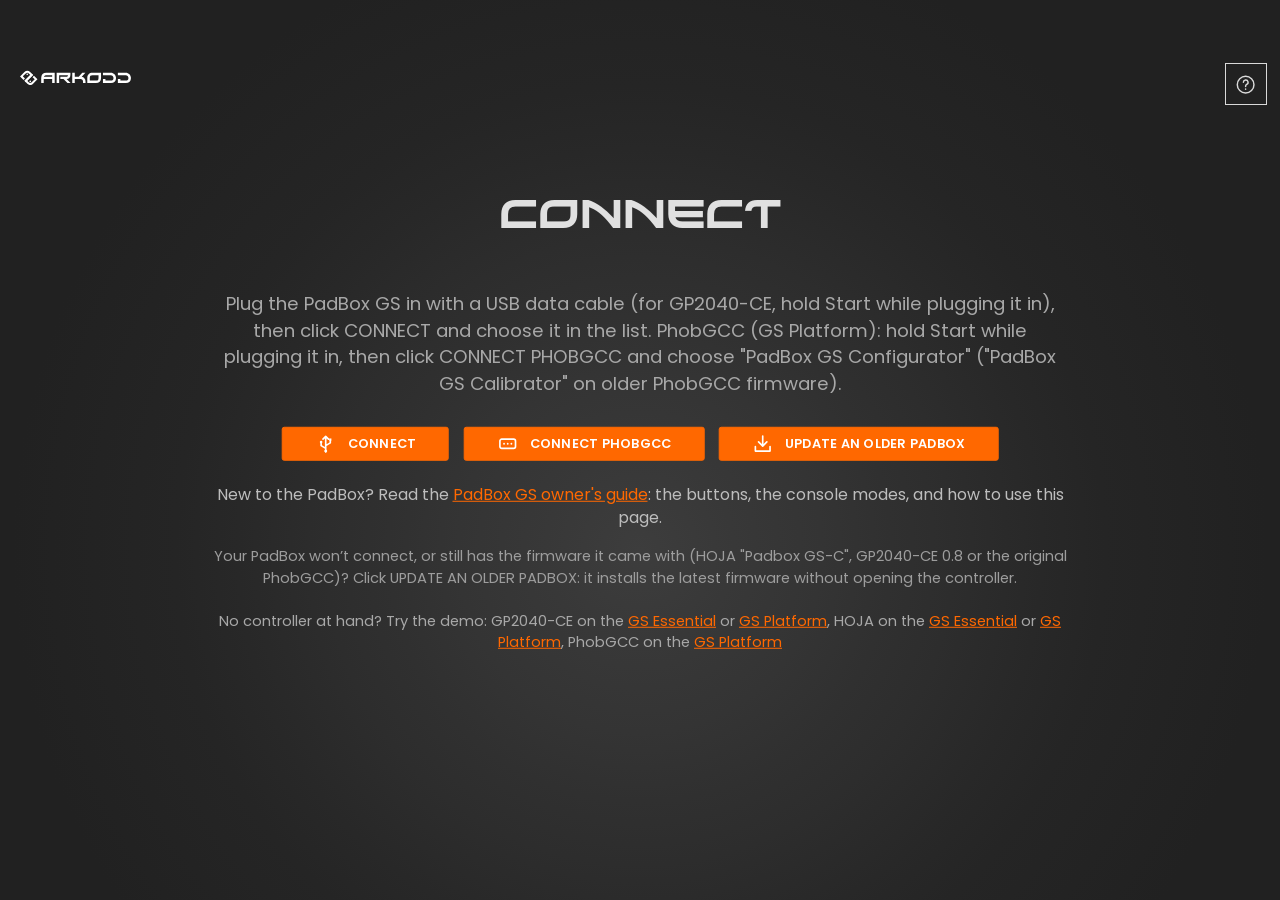
<file: m-tester-7k3q/index.html>
<!DOCTYPE html>
<html lang="en">
<head>
  <meta charset="utf-8">
  <meta name="viewport" content="width=device-width, initial-scale=1">
  <title>PadBox Configurator</title>
  <meta name="description" content="Set up and calibrate your Arkodd PadBox GS - HOJA, GP2040-CE and PhobGCC.">
  <meta name="theme-color" content="#232323">
  <link rel="manifest" href="./manifest.webmanifest">
  <link rel="icon" href="./assets/app.png">
  <link rel="stylesheet" href="./css/app.css">
  <link rel="stylesheet" href="v2.css">
  <!-- the frame's scale, set before the first layout: a phone would otherwise lay the page out wider than its screen -->
  <script>(function () { var v = window.visualViewport, w = v ? v.width : innerWidth, h = v ? v.height : innerHeight; document.documentElement.style.setProperty("--zoom", Math.min(w / 1046, h / 653)); })();</script>
</head>
<body>
  <div id="stage">
    <header id="head">
      <img class="logo" src="./assets/logo.png" alt="Arkodd">
      <div class="who hidden" id="who">
        <div class="t"><i class="dot"></i><span id="title">GP2040-CE</span></div>
        <div class="s"><b id="state">Connected</b> • Board : <span id="board"></span></div>
      </div>
      <div class="grow"></div>
      <div class="acts" id="actions"></div>
    </header>
    <nav id="nav" class="hidden"></nav>
    <div id="heading" class="hidden"><h1 id="h1">CONTROLLER</h1><p id="h2"></p></div>
    <main id="main"></main>
    <div id="msg"></div>
  </div>
  <script type="module" src="main.js"></script>
</body>
</html>
</file>
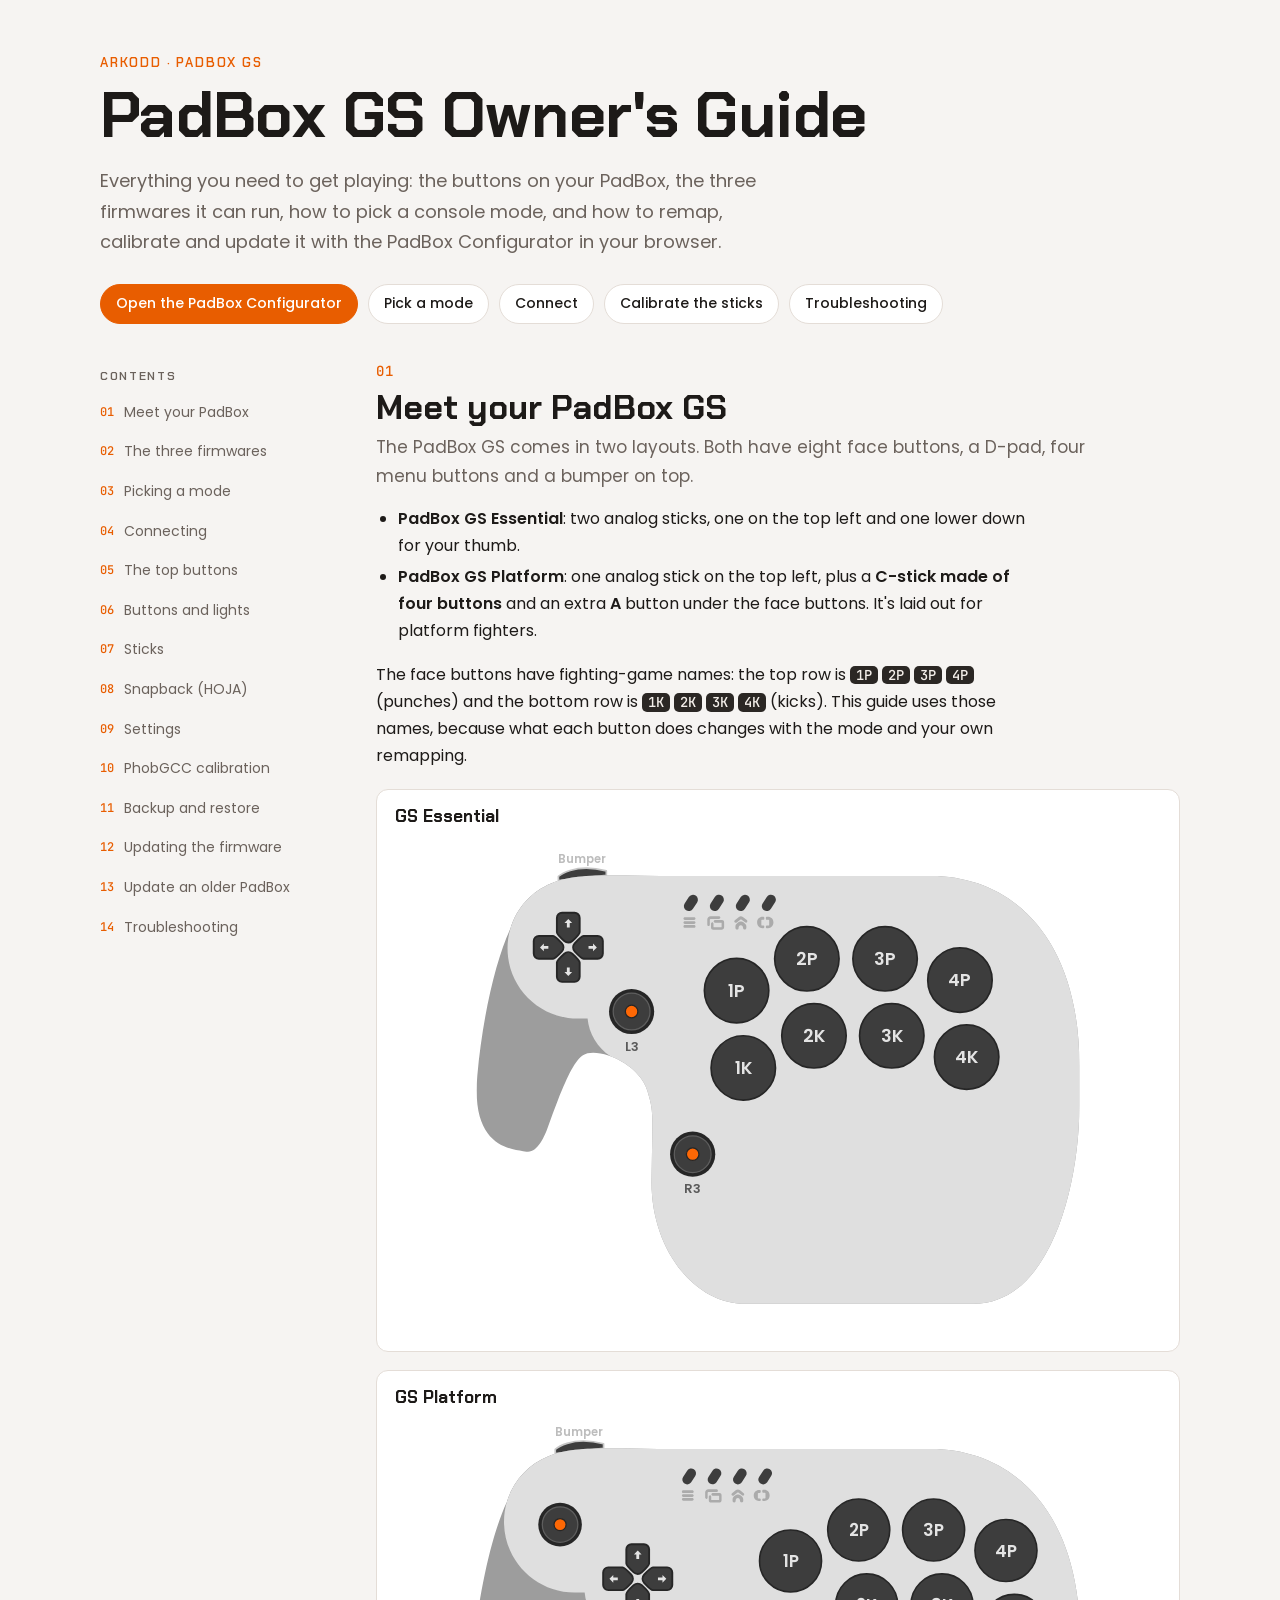
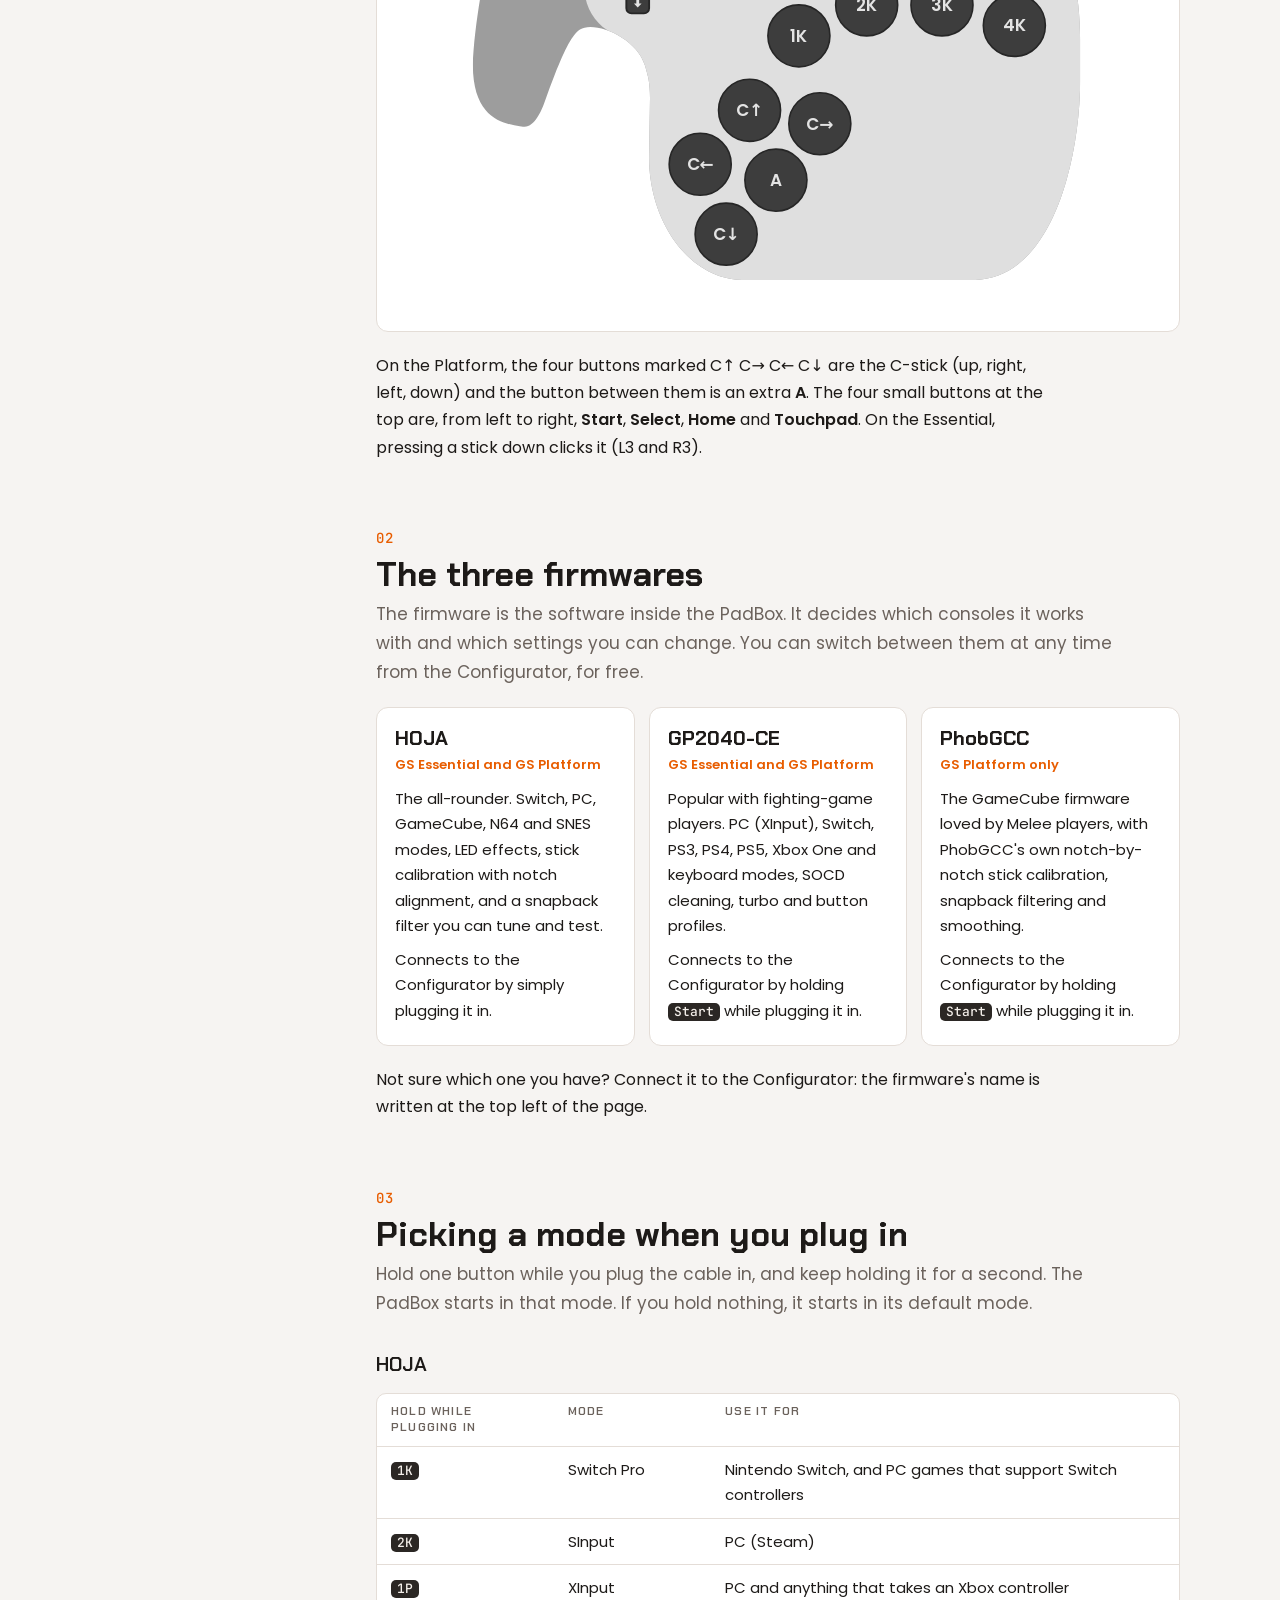
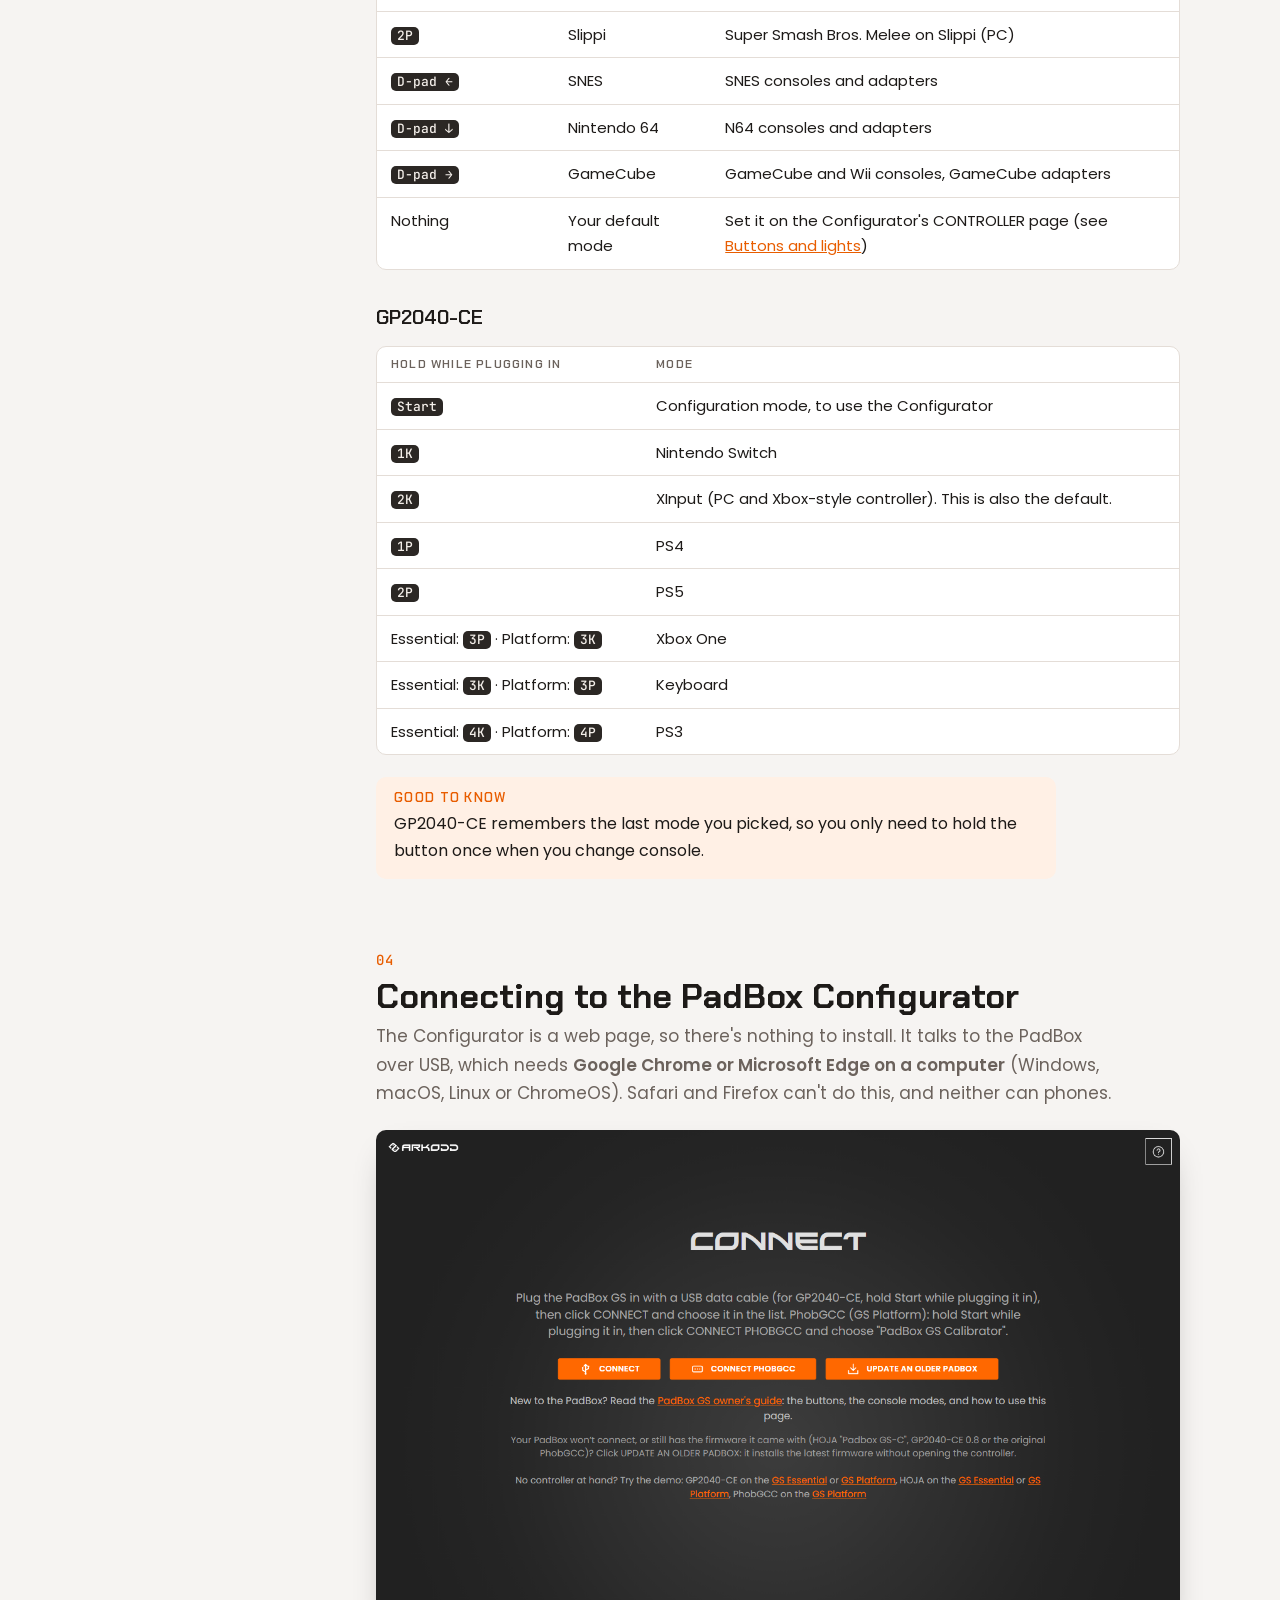
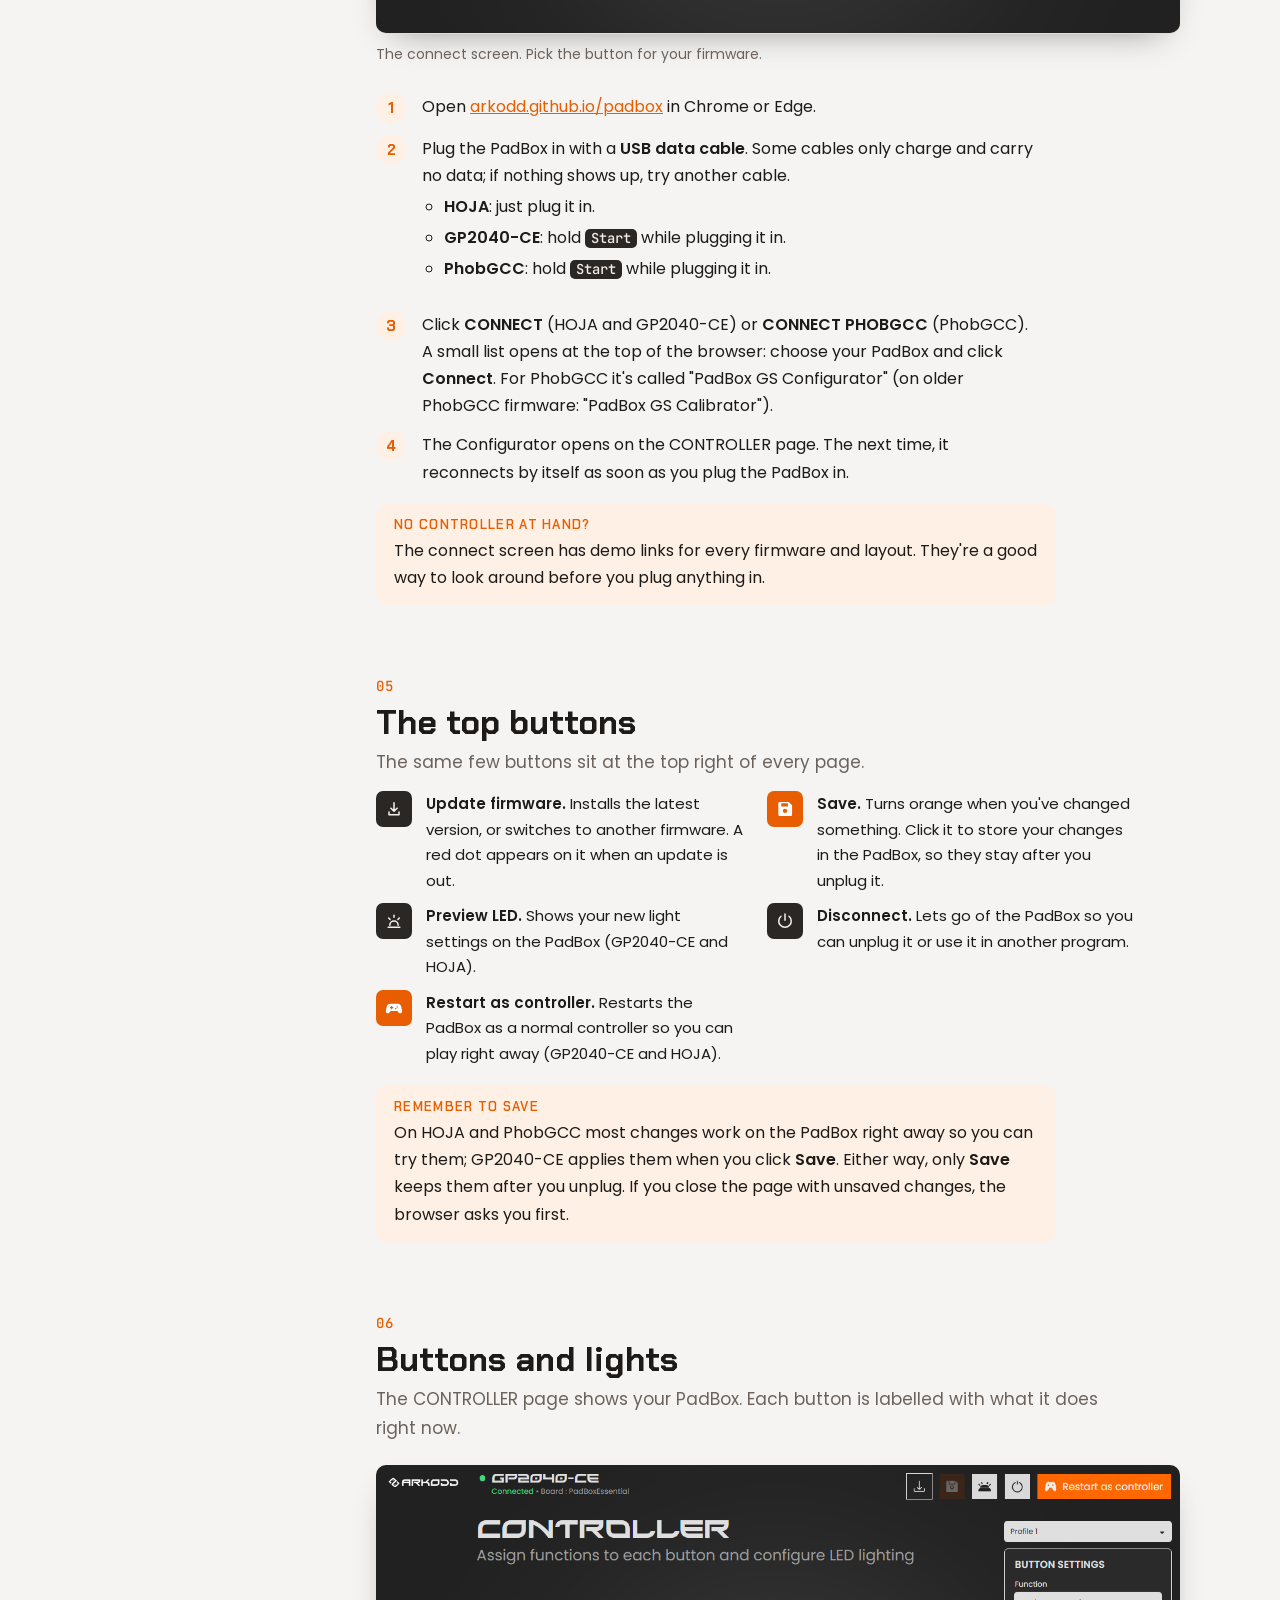
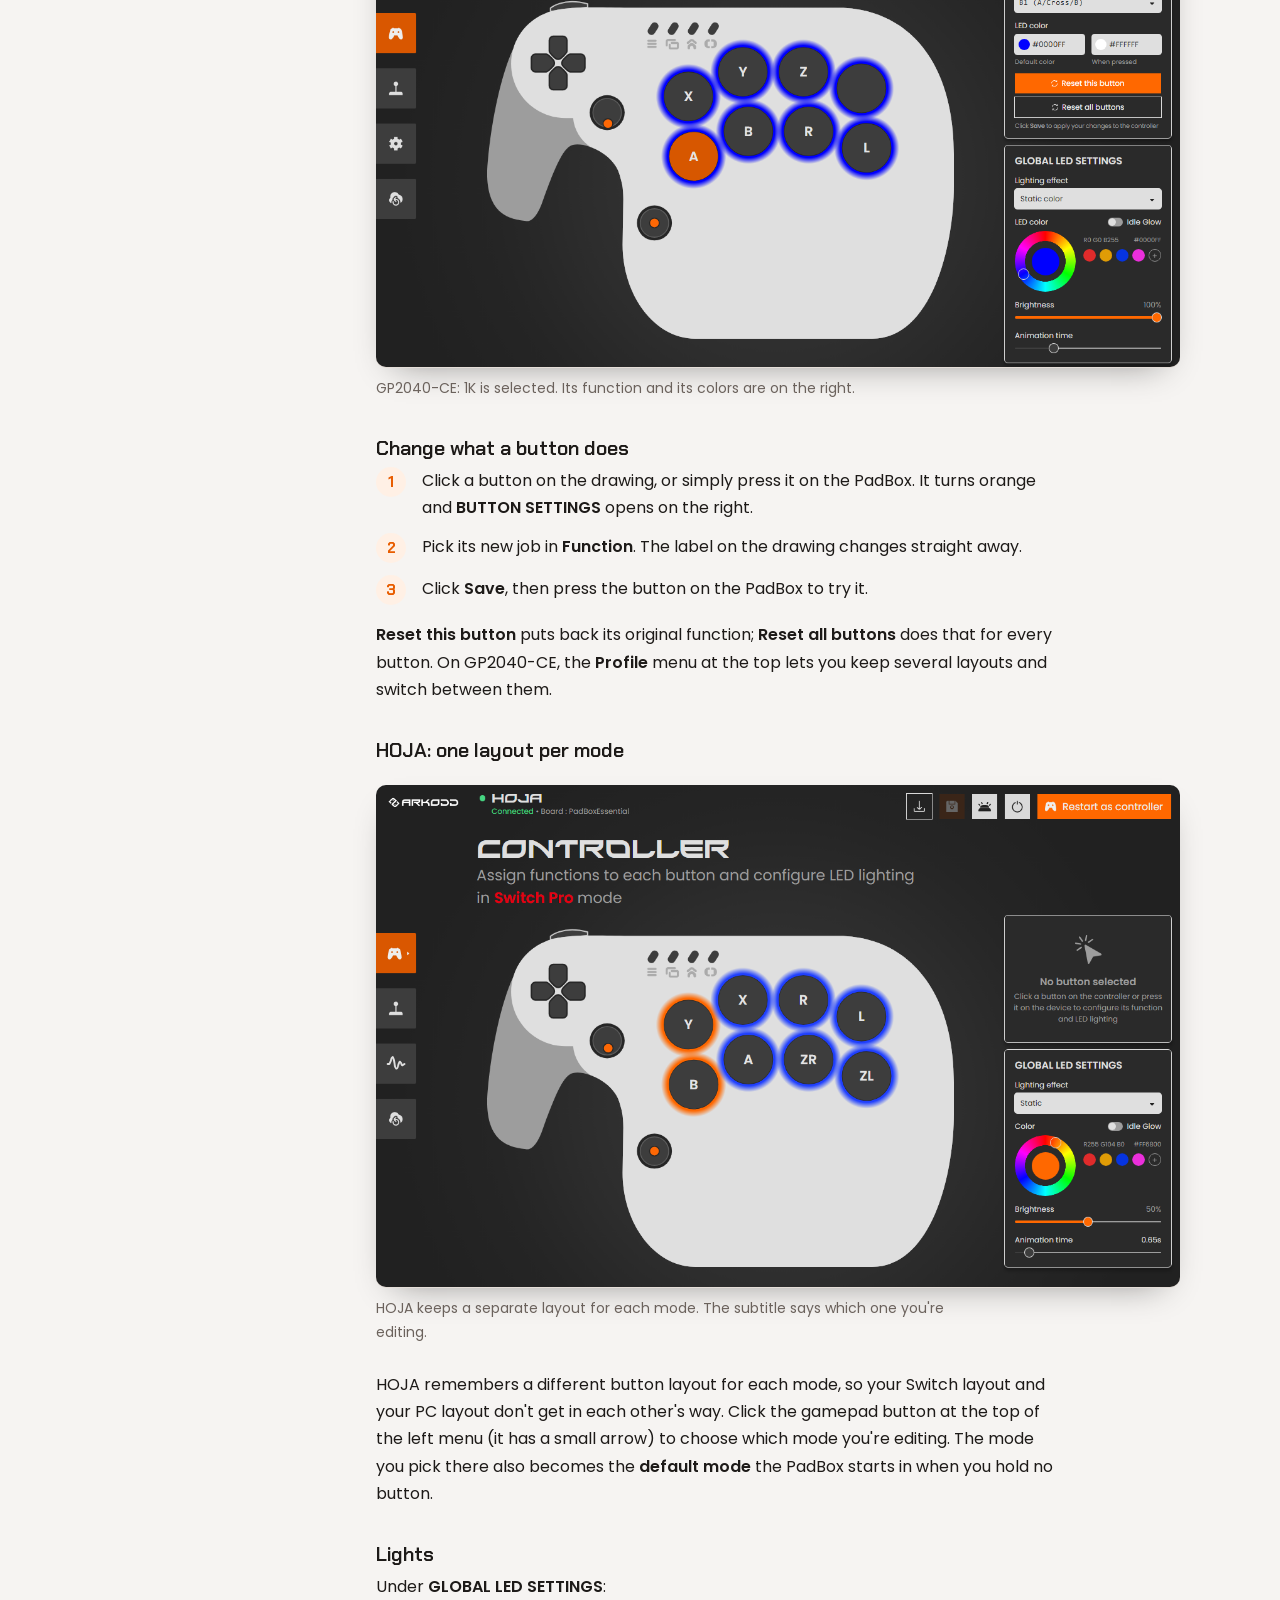
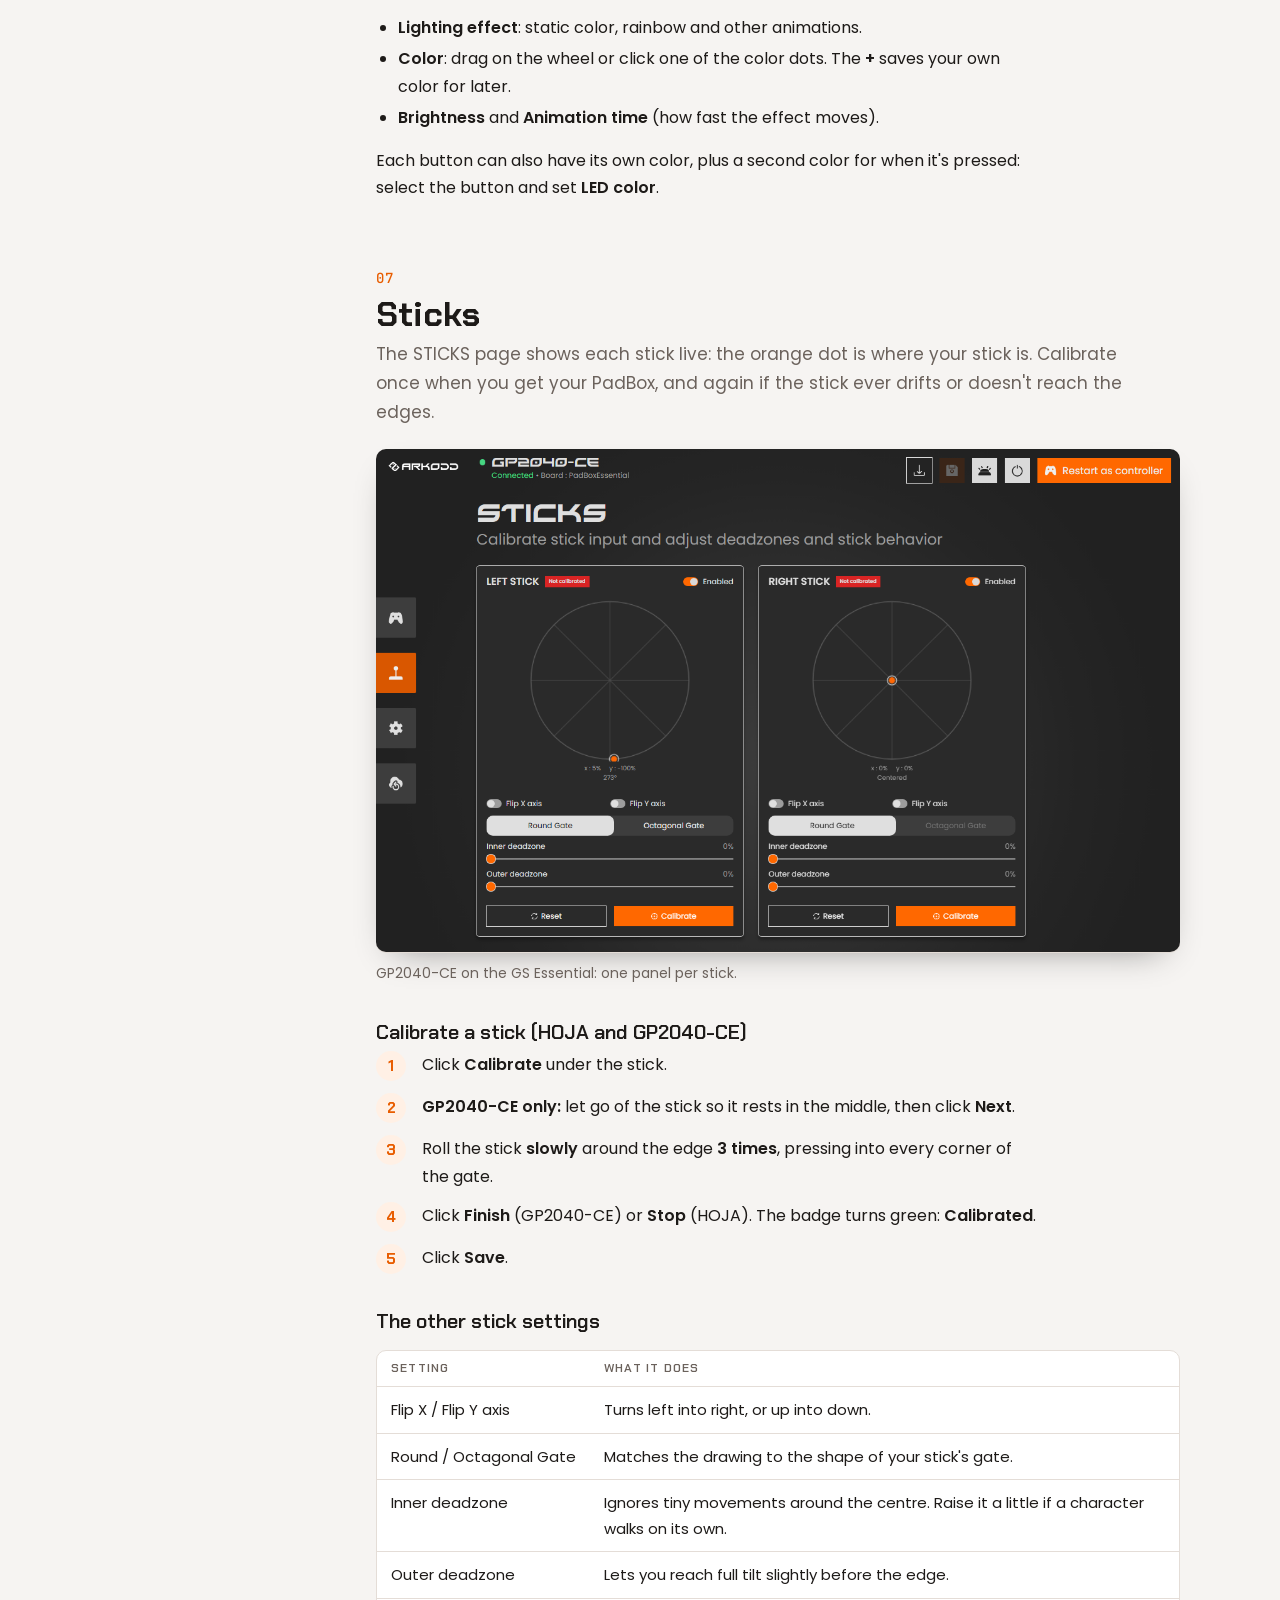
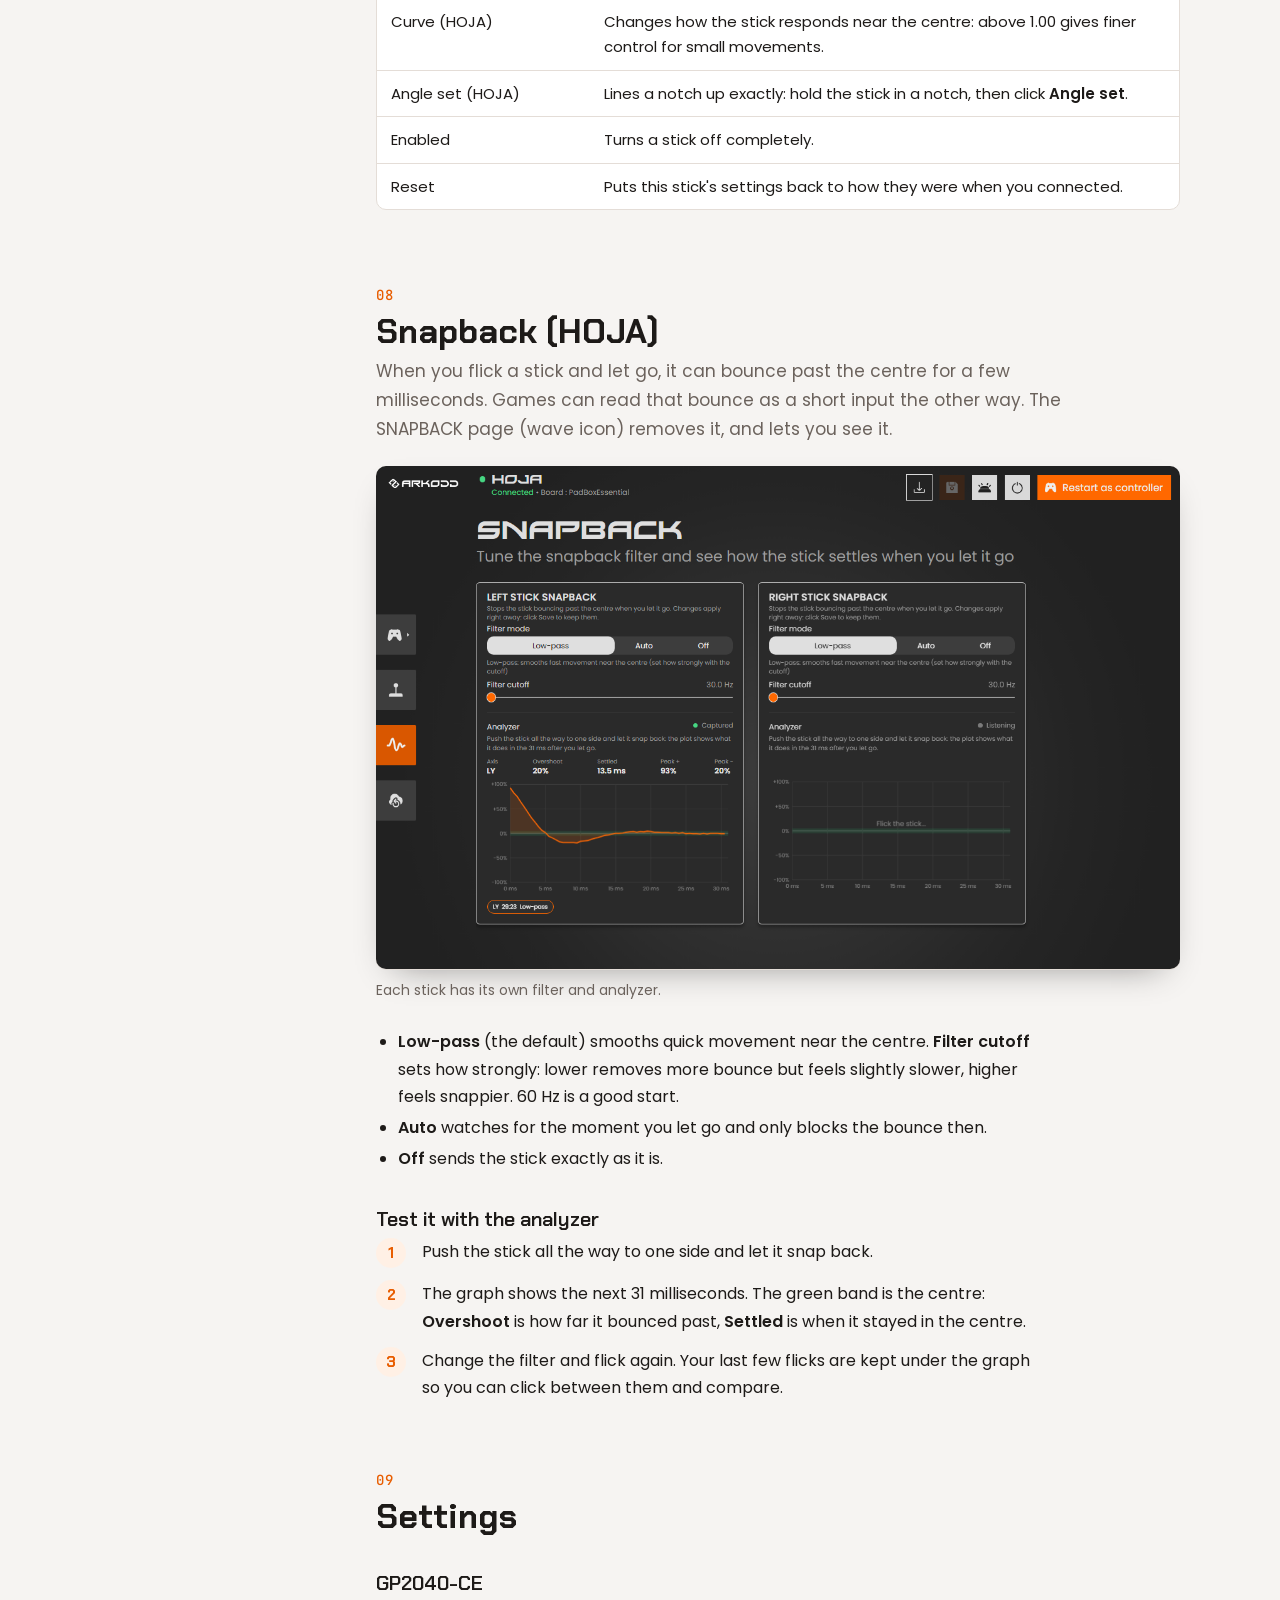
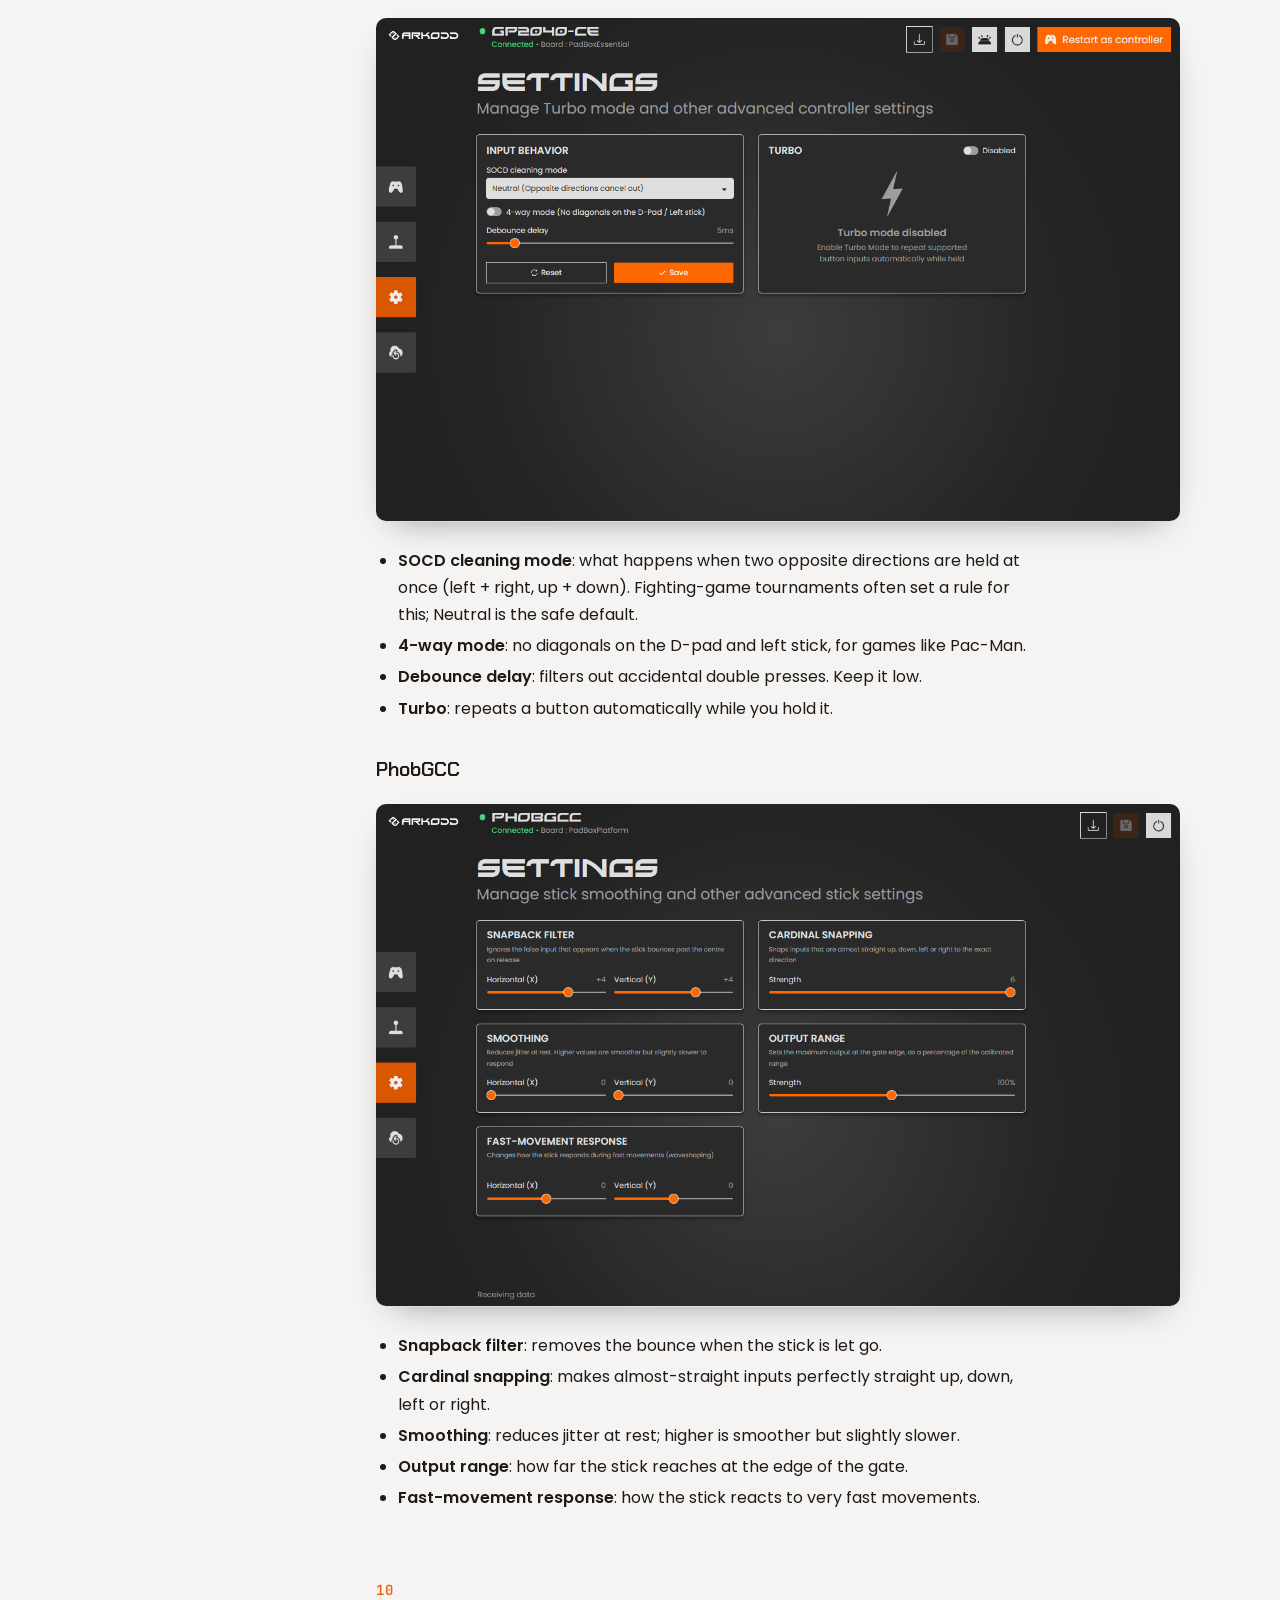
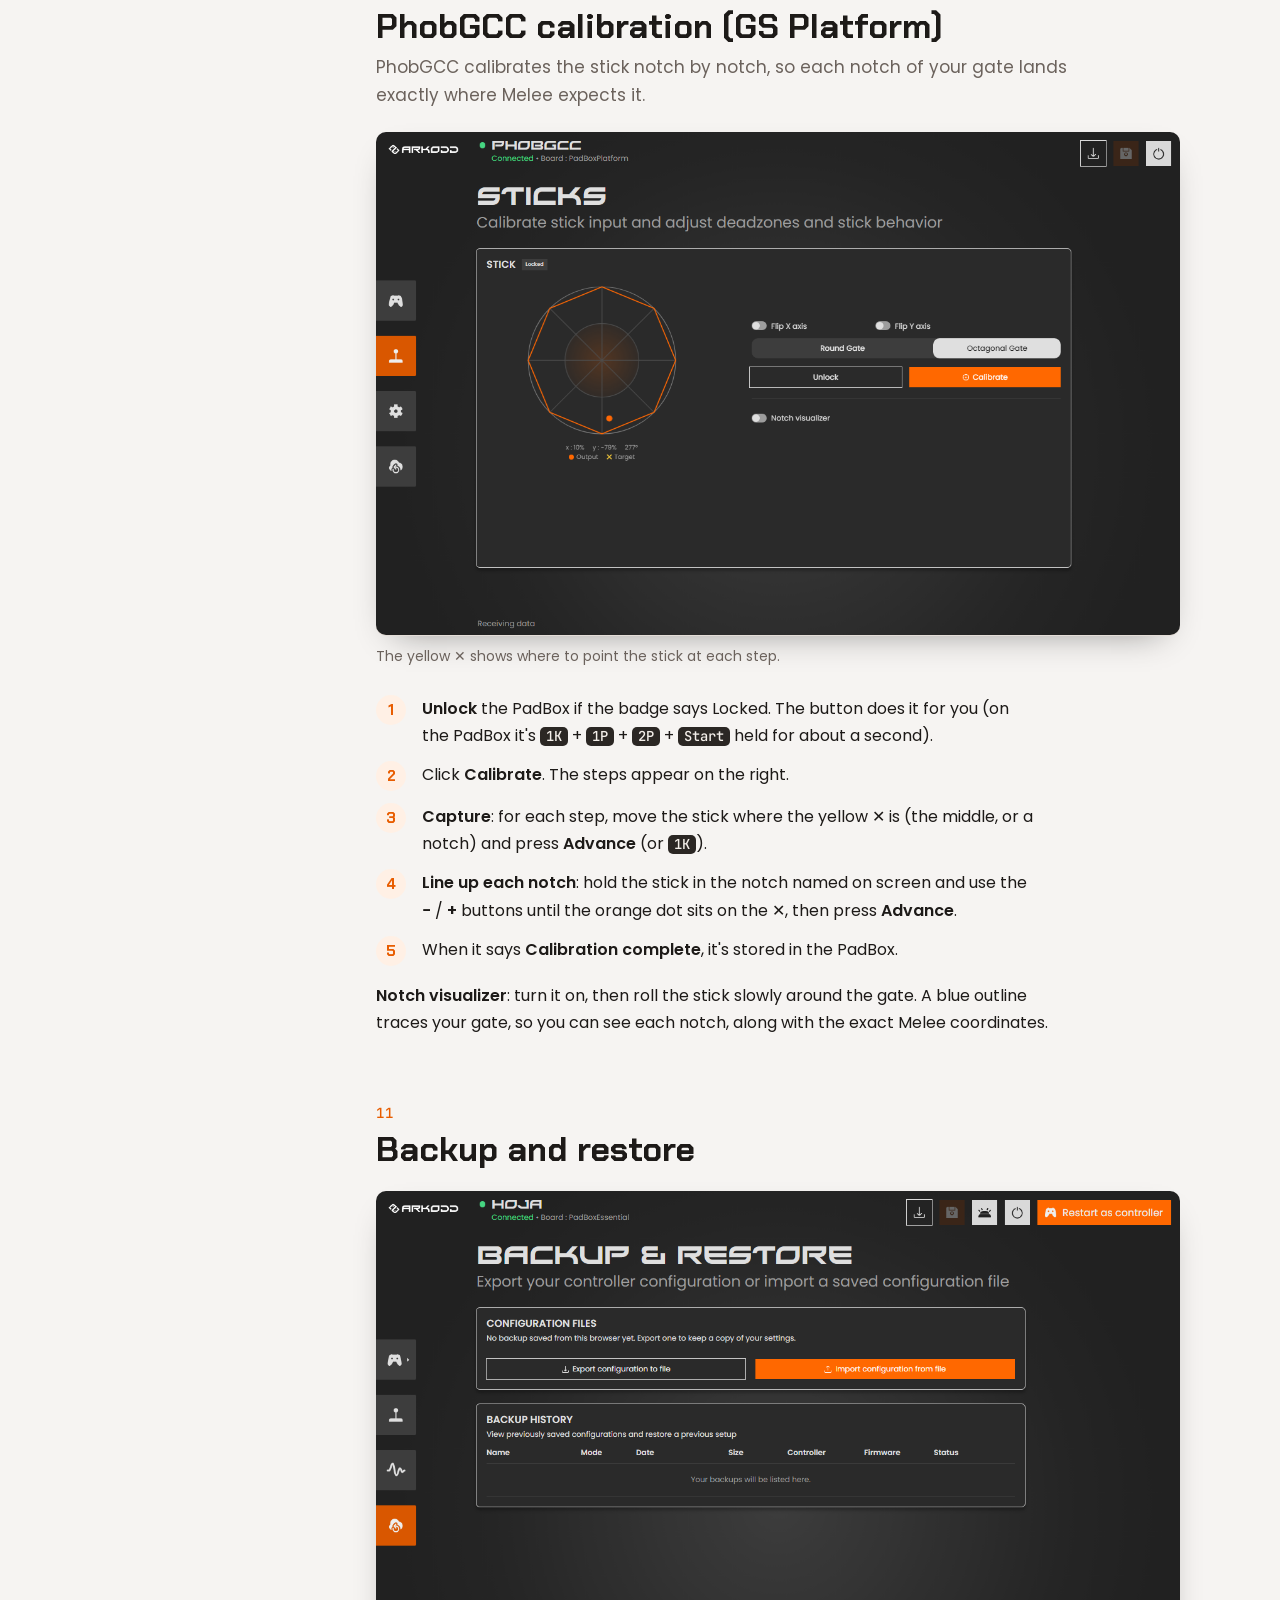
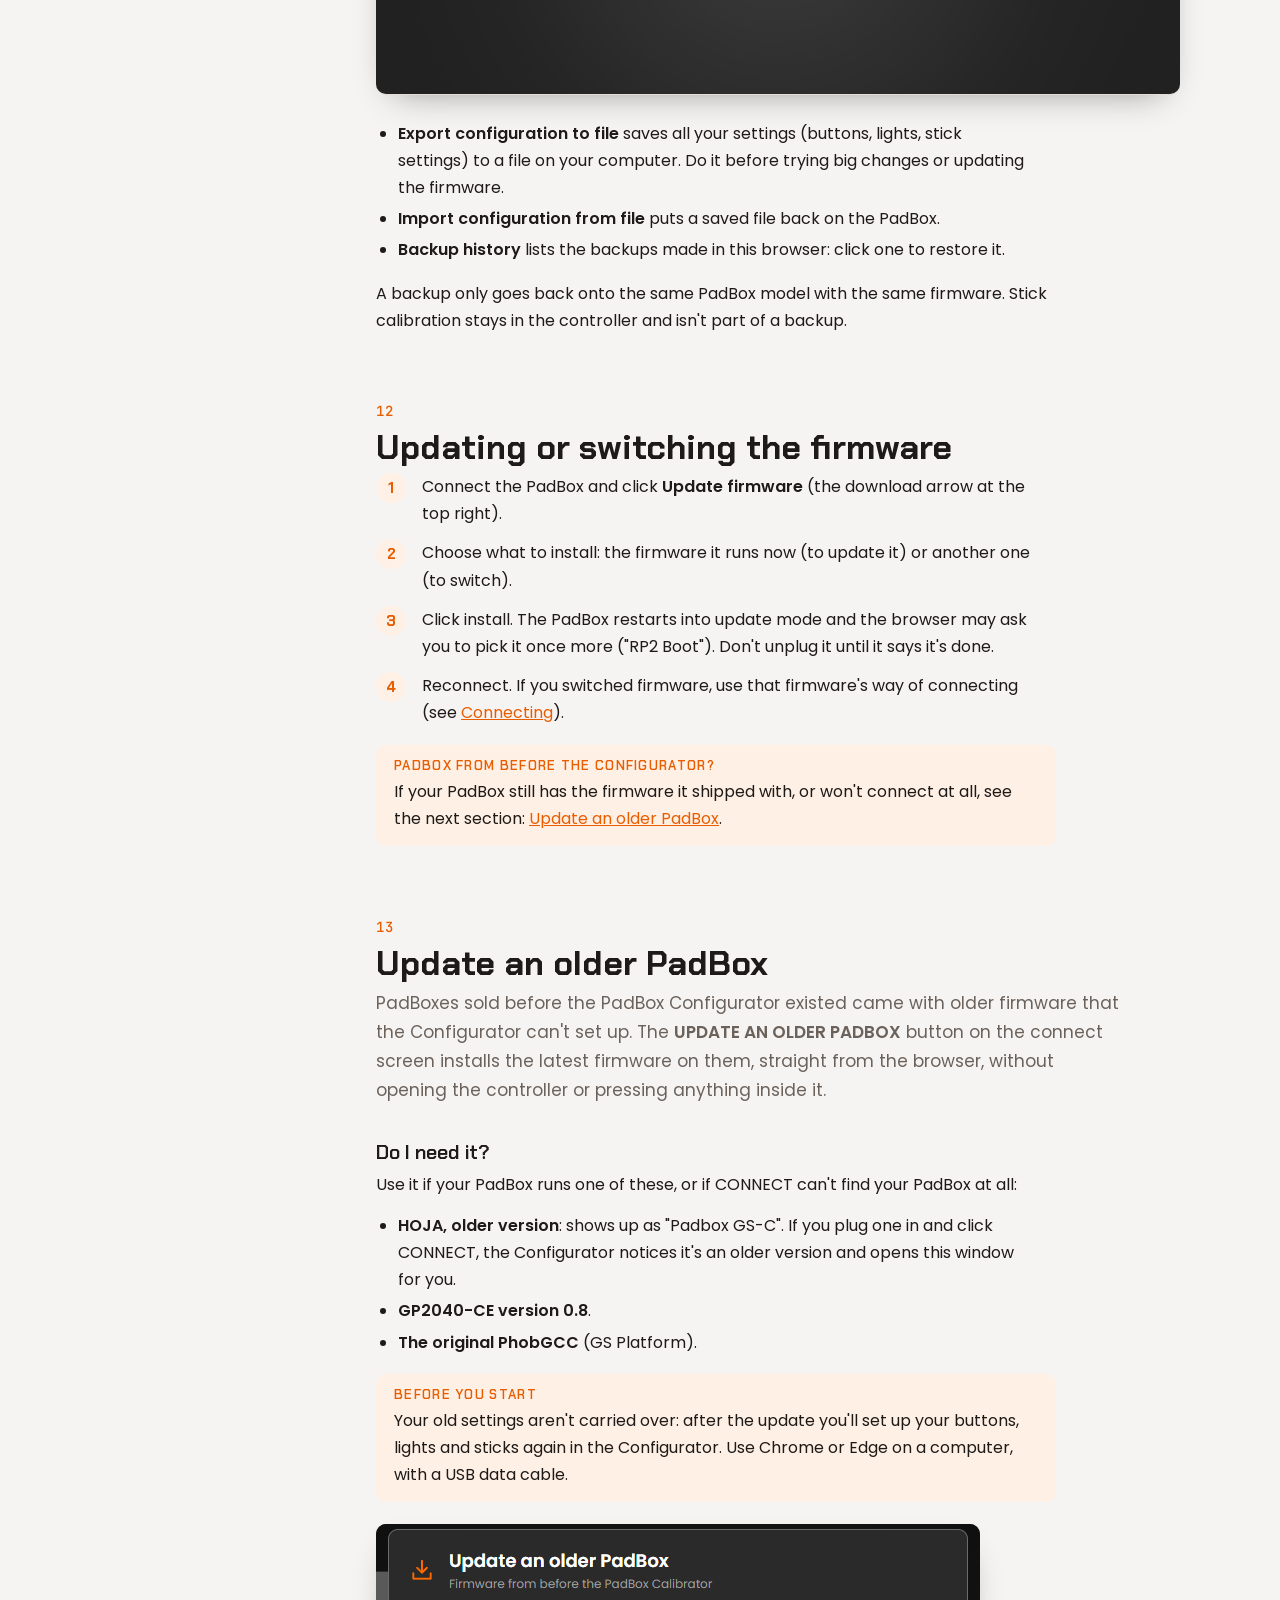
<file: m-tester-7k3q/guide/index.html>
<!DOCTYPE html>
<html lang="en">
<head>
<meta charset="utf-8">
<meta name="viewport" content="width=device-width, initial-scale=1, viewport-fit=cover">
<meta name="description" content="How to use your Arkodd PadBox GS: the buttons, the firmwares, console modes, and the PadBox Configurator.">
<link rel="icon" href="../assets/app.png">
<title>PadBox GS Owner's Guide</title>

<link rel="preconnect" href="https://fonts.googleapis.com">
<link rel="preconnect" href="https://fonts.gstatic.com" crossorigin>
<link rel="stylesheet" href="https://fonts.googleapis.com/css2?family=Chakra+Petch:wght@500;600;700&family=Poppins:wght@400;500;600&family=JetBrains+Mono:wght@500&display=swap">
<style>
/* Layout: a single reading column with a sticky contents rail on wide screens; screenshots break out a little wider than the text */
:root {
  --bg: #f6f4f2;
  --surface: #ffffff;
  --ink: #1d1a18;
  --muted: #6b625c;
  --line: #e4ddd7;
  --accent: #e85d00;
  --accent-soft: #fff0e5;
  --key: #2b2724;
  --key-ink: #f4efea;
  --shot-frame: #2a2726;
  --good: #1f8a52;
  --display: "Chakra Petch", "Segoe UI", system-ui, sans-serif;
  --body: "Poppins", "Segoe UI", system-ui, sans-serif;
  --mono: "JetBrains Mono", ui-monospace, Consolas, monospace;
}
@media (prefers-color-scheme: dark) {
  :root:not([data-theme="light"]) {
    --bg: #171514; --surface: #211e1c; --ink: #efe9e4; --muted: #a59a92; --line: #35302d;
    --accent: #ff7a26; --accent-soft: #3a2416; --key: #3a3533; --key-ink: #f4efea; --shot-frame: #0f0e0d; --good: #3fcf86;
    color-scheme: dark;
  }
}
:root[data-theme="dark"] {
  --bg: #171514; --surface: #211e1c; --ink: #efe9e4; --muted: #a59a92; --line: #35302d;
  --accent: #ff7a26; --accent-soft: #3a2416; --key: #3a3533; --key-ink: #f4efea; --shot-frame: #0f0e0d; --good: #3fcf86;
  color-scheme: dark;
}
* { box-sizing: border-box; }
body { background: var(--bg); color: var(--ink); font: 400 16px/1.7 var(--body); }
.wrap { max-width: 1120px; margin: 0 auto; padding-inline: 20px; padding-block: 0 80px; display: grid; grid-template-columns: 220px minmax(0, 1fr); gap: 56px; }
@media (max-width: 900px) { .wrap { grid-template-columns: minmax(0, 1fr); gap: 0; } nav.toc { display: none; } }

/* hero */
header.hero { max-width: 1120px; margin: 0 auto; padding-inline: 20px; padding-block: 56px 40px; }
.eyebrow { font: 600 13px/1 var(--display); letter-spacing: .14em; text-transform: uppercase; color: var(--accent); }
h1 { font: 700 clamp(38px, 6vw, 64px)/1.02 var(--display); letter-spacing: -.01em; margin: 14px 0 18px; text-wrap: balance; }
.lede { font-size: 18px; color: var(--muted); max-width: 62ch; margin: 0; }
.quick { display: flex; flex-wrap: wrap; gap: 10px; margin-top: 26px; }
.quick a { text-decoration: none; color: var(--ink); background: var(--surface); border: 1px solid var(--line); border-radius: 999px; padding: 7px 15px; font-size: 14px; font-weight: 500; }
.quick a:hover, .quick a:focus-visible { border-color: var(--accent); color: var(--accent); outline: none; }
.quick a.go { background: var(--accent); border-color: var(--accent); color: #fff; }

/* contents rail */
nav.toc { position: sticky; top: calc(env(safe-area-inset-top, 0px) + 24px); align-self: start; padding-top: 6px; }
nav.toc .t { font: 600 12px/1 var(--display); letter-spacing: .14em; text-transform: uppercase; color: var(--muted); margin-bottom: 12px; }
nav.toc ol { list-style: none; margin: 0; padding: 0; display: grid; gap: 2px; counter-reset: s; }
nav.toc li { counter-increment: s; }
nav.toc a { display: flex; gap: 10px; text-decoration: none; color: var(--muted); font-size: 14px; line-height: 1.4; padding: 5px 0; }
nav.toc a::before { content: counter(s, decimal-leading-zero); font: 500 12px/1.6 var(--mono); color: var(--accent); }
nav.toc a:hover, nav.toc a:focus-visible { color: var(--ink); outline: none; }

/* sections */
main { min-width: 0; }
section { padding-top: 56px; scroll-margin-top: 16px; }
section:first-child { padding-top: 0; }
h2 { font: 700 clamp(26px, 3.4vw, 34px)/1.15 var(--display); margin: 0 0 6px; text-wrap: balance; }
h2 .n { font: 500 14px/1 var(--mono); color: var(--accent); display: block; margin-bottom: 10px; letter-spacing: .04em; }
h3 { font: 600 20px/1.3 var(--display); margin: 34px 0 6px; }
p { margin: 0 0 14px; max-width: 68ch; }
.sub { color: var(--muted); font-size: 17px; }
ul, ol.steps { max-width: 66ch; padding-left: 22px; margin: 0 0 16px; }
li { margin: 4px 0; }
b, strong { font-weight: 600; }
a { color: var(--accent); }
code, .k { font: 500 .86em/1 var(--mono); }
/* a physical button or on-screen button name, written like a keycap */
.k { display: inline-block; background: var(--key); color: var(--key-ink); border-radius: 5px; padding: 3px 6px 2px; white-space: nowrap; }
.ui { font-weight: 600; white-space: nowrap; }

/* steps */
ol.steps { list-style: none; padding: 0; counter-reset: st; display: grid; gap: 12px; }
ol.steps > li { counter-increment: st; display: grid; grid-template-columns: 34px minmax(0, 1fr); gap: 12px; margin: 0; }
ol.steps > li::before { content: counter(st); width: 30px; height: 30px; border-radius: 50%; background: var(--accent-soft); color: var(--accent); font: 700 15px/30px var(--display); text-align: center; }

/* callouts */
.note { background: var(--accent-soft); border-radius: 10px; padding: 14px 18px; margin: 18px 0; max-width: 68ch; }
.note p:last-child { margin: 0; }
.note .t { font: 600 13px/1 var(--display); letter-spacing: .1em; text-transform: uppercase; color: var(--accent); display: block; margin-bottom: 6px; }

/* screenshots */
figure { margin: 22px 0 26px; }
figure img { display: block; width: 100%; max-width: 100%; height: auto; border-radius: 10px; background: var(--shot-frame); box-shadow: 0 1px 0 var(--line), 0 14px 34px -18px rgba(0,0,0,.45); }
figcaption { font-size: 14px; color: var(--muted); margin-top: 10px; max-width: 68ch; }

/* tables */
.tw { overflow-x: auto; margin: 16px 0 22px; border: 1px solid var(--line); border-radius: 10px; background: var(--surface); }
table { border-collapse: collapse; width: 100%; font-size: 15px; }
th, td { text-align: left; padding: 10px 14px; border-bottom: 1px solid var(--line); vertical-align: top; }
tr:last-child td { border-bottom: 0; }
th { font: 600 12px/1.3 var(--display); letter-spacing: .1em; text-transform: uppercase; color: var(--muted); background: transparent; }
td:first-child { white-space: nowrap; }

/* firmware cards */
.cards { display: grid; grid-template-columns: repeat(auto-fit, minmax(220px, 1fr)); gap: 14px; margin: 20px 0; }
.card { background: var(--surface); border: 1px solid var(--line); border-radius: 12px; padding: 18px 18px 14px; min-width: 0; }
.card h4 { font: 700 20px/1.2 var(--display); margin: 0 0 4px; }
.card .for { font-size: 13px; color: var(--accent); font-weight: 600; margin-bottom: 10px; }
.card p { font-size: 15px; margin-bottom: 8px; }

/* button maps */
.maps { display: grid; grid-template-columns: minmax(0, 1fr); gap: 18px; margin: 20px 0; }
.map svg { max-width: 640px; margin: 0 auto; }
.map { background: var(--surface); border: 1px solid var(--line); border-radius: 12px; padding: 14px; min-width: 0; }
.map h4 { font: 700 17px/1.2 var(--display); margin: 2px 4px 8px; }
.map svg { display: block; width: 100%; height: auto; }
.map .pad-label { font-family: var(--body); font-weight: 600; }

/* header-button legend */
.legend { display: grid; grid-template-columns: repeat(auto-fit, minmax(250px, 1fr)); gap: 10px 22px; margin: 14px 0 20px; padding: 0; list-style: none; max-width: 760px; }
.legend li { display: grid; grid-template-columns: 38px minmax(0, 1fr); gap: 12px; align-items: start; margin: 0; font-size: 15px; }
.legend svg { width: 36px; height: 36px; border-radius: 7px; background: var(--key); color: var(--key-ink); padding: 8px; }
.legend li.or svg { background: var(--accent); color: #fff; }

details { background: var(--surface); border: 1px solid var(--line); border-radius: 10px; padding: 12px 16px; margin: 10px 0; max-width: 760px; }
details summary { cursor: pointer; font-weight: 600; }
details summary:focus-visible { outline: 2px solid var(--accent); outline-offset: 3px; border-radius: 4px; }
details p { margin: 10px 0 2px; }
footer { color: var(--muted); font-size: 14px; border-top: 1px solid var(--line); padding-top: 22px; margin-top: 64px; }
@media (prefers-reduced-motion: no-preference) { html { scroll-behavior: smooth; } }
</style>
<style>body { margin: 0; } img { max-width: 100%; }</style>
</head>
<body>


<header class="hero">
  <div class="eyebrow">Arkodd · PadBox GS</div>
  <h1>PadBox GS Owner's Guide</h1>
  <p class="lede">Everything you need to get playing: the buttons on your PadBox, the three firmwares it can run, how to pick a console mode, and how to remap, calibrate and update it with the PadBox Configurator in your browser.</p>
  <div class="quick">
    <a class="go" href="https://arkodd.github.io/padbox/">Open the PadBox Configurator</a>
    <a href="#modes">Pick a mode</a>
    <a href="#connect">Connect</a>
    <a href="#sticks">Calibrate the sticks</a>
    <a href="#help">Troubleshooting</a>
  </div>
</header>

<div class="wrap">
<nav class="toc" aria-label="Contents">
  <div class="t">Contents</div>
  <ol>
    <li><a href="#meet">Meet your PadBox</a></li>
    <li><a href="#firmware">The three firmwares</a></li>
    <li><a href="#modes">Picking a mode</a></li>
    <li><a href="#connect">Connecting</a></li>
    <li><a href="#toolbar">The top buttons</a></li>
    <li><a href="#controller">Buttons and lights</a></li>
    <li><a href="#sticks">Sticks</a></li>
    <li><a href="#snapback">Snapback (HOJA)</a></li>
    <li><a href="#settings">Settings</a></li>
    <li><a href="#phob">PhobGCC calibration</a></li>
    <li><a href="#backup">Backup and restore</a></li>
    <li><a href="#update">Updating the firmware</a></li>
    <li><a href="#older">Update an older PadBox</a></li>
    <li><a href="#help">Troubleshooting</a></li>
  </ol>
</nav>

<main>

<section id="meet">
  <h2><span class="n">01</span>Meet your PadBox GS</h2>
  <p class="sub">The PadBox GS comes in two layouts. Both have eight face buttons, a D-pad, four menu buttons and a bumper on top.</p>
  <ul>
    <li><b>PadBox GS Essential</b>: two analog sticks, one on the top left and one lower down for your thumb.</li>
    <li><b>PadBox GS Platform</b>: one analog stick on the top left, plus a <b>C-stick made of four buttons</b> and an extra <b>A</b> button under the face buttons. It's laid out for platform fighters.</li>
  </ul>
  <p>The face buttons have fighting-game names: the top row is <span class="k">1P</span> <span class="k">2P</span> <span class="k">3P</span> <span class="k">4P</span> (punches) and the bottom row is <span class="k">1K</span> <span class="k">2K</span> <span class="k">3K</span> <span class="k">4K</span> (kicks). This guide uses those names, because what each button does changes with the mode and your own remapping.</p>

  <div class="maps">
    <div class="map">
      <h4>GS Essential</h4>
      <svg viewBox="0 0 1530 1200" class="pad-drawing pd-essential" role="img" aria-label="PadBox GS Essential"><defs><clipPath id="bodyClipE"><path d="M223.4,115.4c1-.5,1.9-.9,2.9-1.2.6-.3,1.2-.6,1.8-.8.1,0,.3-.1.6-.2,43.6-17.4,111-19.2,253.8-15.1h648.6c195.7,0,354.4,149.2,354.4,452.1v97.7c0,188.4-68.4,473-252.6,473h-545.6c-127,0-224.7-135.3-224.7-290.2l2.1-134.3s.8-18.5-2.1-43.6c-1.5-12.5-5.6-26.2-9.8-40.7-19.5-67.5-121.4-107.6-154.1-85.6-18.2,12.3-35,44.8-59.5,106.3-8.5,21.4-16.4,43-24,64.7-8,23-26.1,64.1-51.9,59.5-35.6-6.2-132.5-8.6-117.2-181,12.5-141.4,44.1-277.5,79.1-352.3h0"></path><path d="M228.7,113.2c-.2,0-.4.1-.6.2-.6.2-1.2.5-1.8.8-1,.3-1.9.8-2.9,1.2-47.3,19-83.7,58.9-98.2,108.2h0c-4.4,15.1-6.8,30.9-6.8,47.3,0,92.8,75.2,168,168,168s15.6-.6,23.2-1.6c3.3,38,24,71,54.1,91.1,0,0,0,0,0,0 Z"></path></clipPath><radialGradient id="led10E" gradientUnits="userSpaceOnUse" cx="666" cy="372" r="100.6"><stop offset="0.808" stop-opacity="1"></stop><stop offset="1" stop-opacity="0"></stop></radialGradient><radialGradient id="led11E" gradientUnits="userSpaceOnUse" cx="834" cy="296" r="100.6"><stop offset="0.808" stop-opacity="1"></stop><stop offset="1" stop-opacity="0"></stop></radialGradient><radialGradient id="led12E" gradientUnits="userSpaceOnUse" cx="1021" cy="296" r="100.6"><stop offset="0.808" stop-opacity="1"></stop><stop offset="1" stop-opacity="0"></stop></radialGradient><radialGradient id="led13E" gradientUnits="userSpaceOnUse" cx="1200" cy="347" r="100.6"><stop offset="0.808" stop-opacity="1"></stop><stop offset="1" stop-opacity="0"></stop></radialGradient><radialGradient id="led6E" gradientUnits="userSpaceOnUse" cx="682" cy="557" r="100.6"><stop offset="0.808" stop-opacity="1"></stop><stop offset="1" stop-opacity="0"></stop></radialGradient><radialGradient id="led7E" gradientUnits="userSpaceOnUse" cx="851" cy="480" r="100.6"><stop offset="0.808" stop-opacity="1"></stop><stop offset="1" stop-opacity="0"></stop></radialGradient><radialGradient id="led8E" gradientUnits="userSpaceOnUse" cx="1037" cy="480" r="100.6"><stop offset="0.808" stop-opacity="1"></stop><stop offset="1" stop-opacity="0"></stop></radialGradient><radialGradient id="led9E" gradientUnits="userSpaceOnUse" cx="1216" cy="531" r="100.6"><stop offset="0.808" stop-opacity="1"></stop><stop offset="1" stop-opacity="0"></stop></radialGradient></defs><path d="M240,109.2v-10.1s36.8-33.8,114.6-13.3v10.7 Z" fill="#3d3d3d" stroke="#c5c5c5" stroke-width="4" stroke-linejoin="round" transform="" class="pad-btn"></path><g clip-path="url(#bodyClipE)" transform=""><rect x="-100" y="-100" width="1800" height="1400" fill="#9d9d9d"></rect><path d="M228.7,113.2c-.2,0-.4.1-.6.2-.6.2-1.2.5-1.8.8-1,.3-1.9.8-2.9,1.2-47.3,19-83.7,58.9-98.2,108.2h0c-4.4,15.1-6.8,30.9-6.8,47.3,0,92.8,75.2,168,168,168s15.6-.6,23.2-1.6c3.3,38,24,71,54.1,91.1,0,0,0,0,0,0 L 364,1300 L 1700,1300 L 1700,-100 L 229,-100 Z" fill="#dfdfdf"></path></g><g transform="translate(0 0)"><path d="M263.7,257.1c-3.5,0-6.9-1.3-9.7-3.8-17.6-16.1-17.6-19.7-17.6-21.1v-34c0-6.8,5.5-12.3,12.3-12.3h29.9c6.8,0,12.3,5.5,12.3,12.3v34c0,1.4,0,5-17.6,21.1-2.8,2.5-6.2,3.8-9.7,3.8Z" fill="#3d3d3d" stroke="#262626" stroke-width="4.5" stroke-linejoin="round" class="pad-btn"></path><path d="M278.6,351.2h-29.9c-6.8,0-12.3-5.5-12.3-12.3v-34c0-1.4,0-5,17.6-21.1,5.5-5,13.8-5,19.3,0,17.6,16.1,17.6,19.7,17.6,21.1v34c0,6.8-5.5,12.3-12.3,12.3Z" fill="#3d3d3d" stroke="#262626" stroke-width="4.5" stroke-linejoin="round" class="pad-btn"></path><path d="M227.3,295.8h-34c-6.8,0-12.3-5.5-12.3-12.3v-29.9c0-6.8,5.5-12.3,12.3-12.3h34c1.4,0,5,0,21.1,17.6,5,5.5,5,13.8,0,19.3-16.1,17.6-19.7,17.6-21.1,17.6Z" fill="#3d3d3d" stroke="#262626" stroke-width="4.5" stroke-linejoin="round" class="pad-btn"></path><path d="M334,295.8h-34c-1.4,0-5,0-21.1-17.6-5-5.5-5-13.8,0-19.3,16.1-17.6,19.7-17.6,21.1-17.6h34c6.8,0,12.3,5.5,12.3,12.3v29.9c0,6.8-5.5,12.3-12.3,12.3Z" fill="#3d3d3d" stroke="#262626" stroke-width="4.5" stroke-linejoin="round" class="pad-btn"></path></g><g transform=""><g class="pad-btn"><rect x="545" y="141.4" width="23.6" height="42" rx="11.8" ry="11.8" transform="translate(176.7 -275.7) rotate(32.8)" fill="#3d3d3d"></rect></g><path d="M564.5,196.6h-22.3c-1.8,0-3.3,1.5-3.3,3.3s1.5,3.3,3.3,3.3h22.3c1.8,0,3.3-1.5,3.3-3.3s-1.5-3.3-3.3-3.3h0Z" fill="#ababab"></path><path d="M564.5,206h-22.3c-1.8,0-3.3,1.5-3.3,3.3s1.5,3.3,3.3,3.3h22.3c1.8,0,3.3-1.5,3.3-3.3s-1.5-3.3-3.3-3.3h0Z" fill="#ababab"></path><path d="M564.5,215.4h-22.3c-1.8,0-3.3,1.5-3.3,3.3h0c0,1.8,1.5,3.3,3.3,3.3h22.3c1.8,0,3.3-1.5,3.3-3.3h0c0-1.8-1.5-3.3-3.3-3.3h0Z" fill="#ababab"></path><g class="pad-btn"><rect x="607.1" y="141.4" width="23.6" height="42" rx="11.8" ry="11.8" transform="translate(186.6 -309.4) rotate(32.8)" fill="#3d3d3d"></rect></g><path d="M599,217.4c-1.7,0-3-1.4-3-3v-12.9c0-4.1,3.4-7.5,7.5-7.5h20.3c1.9,0,3.4,1.5,3.4,3.4s-1.5,3.4-3.4,3.4h-19.4c-1.3,0-2.4,1.1-2.4,2.4v11.3c0,1.7-1.4,3-3,3Z" fill="#ababab"></path><path d="M630,226.5h-20c-2.9,0-5.1-2-5.1-4.7v-10.1c0-1.2.7-2.2,1.8-2.7,1.1-.5,2.3-.2,3.2.6.5.5.9,1.3.9,2.1v8.4c0,.1.1.3.3.3h18.8c.1,0,.3-.1.3-.3v-10.1c0-.1-.1-.3-.3-.3h-15.7c-.8,0-1.5-.3-2.1-.9-.9-.9-1.2-2.3-.7-3.5.5-1.2,1.7-2,3-2h16.8c2.8,0,5,2.3,5,5v12.3c0,3.3-2.6,5.8-6.1,5.8Z" fill="#ababab"></path><g class="pad-btn"><rect x="669.2" y="141.4" width="23.6" height="42" rx="11.8" ry="11.8" transform="translate(196.5 -343) rotate(32.8)" fill="#3d3d3d"></rect></g><path d="M685.5,226h-.4c-2,0-3.6-1.6-3.6-3.6,0-4.2-2.2-6.9-5.4-6.9s-5.4,2.8-5.4,6.8-1.7,3.8-3.7,3.8h-.2c-2,0-3.6-1.6-3.6-3.6v-4.9c0-3.9,5-7.6,9.3-10.1,2.3-1.3,5.2-1.3,7.5,0,4.2,2.4,9.3,6.2,9.3,10.1v4.9c0,2-1.6,3.6-3.6,3.6Z" fill="#ababab"></path><path d="M663.9,209.8c-.1,0-.2,0-.3,0-.9,0-1.8-.5-2.3-1.2-1.2-1.5-1-3.7.5-4.9l9.8-7.8c2.7-2.2,6.6-2.2,9.3,0l9.6,7.6c1.5,1.2,1.7,3.4.5,4.9h0c-.6.7-1.4,1.2-2.3,1.2-.9,0-1.8-.2-2.5-.8l-8.1-6.4c-1-.8-2.5-.8-3.4,0l-8.3,6.6c-.6.5-1.4.8-2.2.8Z" fill="#ababab"></path><g class="pad-btn"><rect x="731.4" y="141.4" width="23.6" height="42" rx="11.8" ry="11.8" transform="translate(206.4 -376.7) rotate(32.8)" fill="#3d3d3d"></rect></g><path d="M730.2,222.8h-2.3c-7.1,0-12.8-5.8-12.8-12.8v-1.7c0-7.1,5.8-12.8,12.8-12.8h2.3c1.1,0,2.1.9,2.1,2.1v3.1c0,1.1-.9,2.1-2.1,2.1h-3.7c-.7,0-1.3.6-1.3,1.3v11.2c0,.7.6,1.3,1.3,1.3h3.7c1.1,0,2.1.9,2.1,2.1v2.1c0,1.1-.9,2.1-2.1,2.1Z" fill="#ababab"></path><path d="M741.2,222.8h-3.1c-1.1,0-2.1-.9-2.1-2.1v-2.1c0-1.1.9-2.1,2.1-2.1h4.5c.7,0,1.3-.6,1.3-1.3v-11.2c0-.7-.6-1.3-1.3-1.3h-4.5c-1.1,0-2.1-.9-2.1-2.1v-3.1c0-1.1.9-2.1,2.1-2.1h3.1c7.1,0,12.8,5.8,12.8,12.8v1.7c0,7.1-5.8,12.8-12.8,12.8Z" fill="#ababab"></path></g><g class="pad-btn"><circle cx="415" cy="422" r="54" fill="#262626"></circle><circle cx="415" cy="422" r="44" fill="#3d3d3d" stroke="#5e5e5e" stroke-width="3"></circle></g><circle cx="415" cy="422" r="15" fill="#fe6805" stroke="#262626" stroke-width="3" pointer-events="none"></circle><g class="pad-btn"><circle cx="561" cy="763" r="54" fill="#262626"></circle><circle cx="561" cy="763" r="44" fill="#3d3d3d" stroke="#5e5e5e" stroke-width="3"></circle></g><circle cx="561" cy="763" r="15" fill="#fe6805" stroke="#262626" stroke-width="3" pointer-events="none"></circle><circle cx="666" cy="372" r="100.6" fill="url(#led10E)" pointer-events="none" visibility="hidden"></circle><circle cx="834" cy="296" r="100.6" fill="url(#led11E)" pointer-events="none" visibility="hidden"></circle><circle cx="1021" cy="296" r="100.6" fill="url(#led12E)" pointer-events="none" visibility="hidden"></circle><circle cx="1200" cy="347" r="100.6" fill="url(#led13E)" pointer-events="none" visibility="hidden"></circle><circle cx="682" cy="557" r="100.6" fill="url(#led6E)" pointer-events="none" visibility="hidden"></circle><circle cx="851" cy="480" r="100.6" fill="url(#led7E)" pointer-events="none" visibility="hidden"></circle><circle cx="1037" cy="480" r="100.6" fill="url(#led8E)" pointer-events="none" visibility="hidden"></circle><circle cx="1216" cy="531" r="100.6" fill="url(#led9E)" pointer-events="none" visibility="hidden"></circle><circle cx="666" cy="372" r="77" fill="#3d3d3d" stroke="#262626" stroke-width="4" class="pad-btn"></circle><circle cx="834" cy="296" r="77" fill="#3d3d3d" stroke="#262626" stroke-width="4" class="pad-btn"></circle><circle cx="1021" cy="296" r="77" fill="#3d3d3d" stroke="#262626" stroke-width="4" class="pad-btn"></circle><circle cx="1200" cy="347" r="77" fill="#3d3d3d" stroke="#262626" stroke-width="4" class="pad-btn"></circle><circle cx="682" cy="557" r="77" fill="#3d3d3d" stroke="#262626" stroke-width="4" class="pad-btn"></circle><circle cx="851" cy="480" r="77" fill="#3d3d3d" stroke="#262626" stroke-width="4" class="pad-btn"></circle><circle cx="1037" cy="480" r="77" fill="#3d3d3d" stroke="#262626" stroke-width="4" class="pad-btn"></circle><circle cx="1216" cy="531" r="77" fill="#3d3d3d" stroke="#262626" stroke-width="4" class="pad-btn"></circle><circle cx="666" cy="372" r="78.9" fill="none" stroke-width="4.8" pointer-events="none" visibility="hidden"></circle><circle cx="834" cy="296" r="78.9" fill="none" stroke-width="4.8" pointer-events="none" visibility="hidden"></circle><circle cx="1021" cy="296" r="78.9" fill="none" stroke-width="4.8" pointer-events="none" visibility="hidden"></circle><circle cx="1200" cy="347" r="78.9" fill="none" stroke-width="4.8" pointer-events="none" visibility="hidden"></circle><circle cx="682" cy="557" r="78.9" fill="none" stroke-width="4.8" pointer-events="none" visibility="hidden"></circle><circle cx="851" cy="480" r="78.9" fill="none" stroke-width="4.8" pointer-events="none" visibility="hidden"></circle><circle cx="1037" cy="480" r="78.9" fill="none" stroke-width="4.8" pointer-events="none" visibility="hidden"></circle><circle cx="1216" cy="531" r="78.9" fill="none" stroke-width="4.8" pointer-events="none" visibility="hidden"></circle><text x="666" y="372" font-size="42" fill="#e4e4e4" class="pad-label" text-anchor="middle" dominant-baseline="central" pointer-events="none">1P</text><path d="M0 -.5L.46 -.04H.17V.5H-.17V-.04H-.46Z" fill="#e4e4e4" pointer-events="none" visibility="hidden"></path><text x="834" y="296" font-size="42" fill="#e4e4e4" class="pad-label" text-anchor="middle" dominant-baseline="central" pointer-events="none">2P</text><path d="M0 -.5L.46 -.04H.17V.5H-.17V-.04H-.46Z" fill="#e4e4e4" pointer-events="none" visibility="hidden"></path><text x="1021" y="296" font-size="42" fill="#e4e4e4" class="pad-label" text-anchor="middle" dominant-baseline="central" pointer-events="none">3P</text><path d="M0 -.5L.46 -.04H.17V.5H-.17V-.04H-.46Z" fill="#e4e4e4" pointer-events="none" visibility="hidden"></path><text x="1200" y="347" font-size="42" fill="#e4e4e4" class="pad-label" text-anchor="middle" dominant-baseline="central" pointer-events="none">4P</text><path d="M0 -.5L.46 -.04H.17V.5H-.17V-.04H-.46Z" fill="#e4e4e4" pointer-events="none" visibility="hidden"></path><text x="682" y="557" font-size="42" fill="#e4e4e4" class="pad-label" text-anchor="middle" dominant-baseline="central" pointer-events="none">1K</text><path d="M0 -.5L.46 -.04H.17V.5H-.17V-.04H-.46Z" fill="#e4e4e4" pointer-events="none" visibility="hidden"></path><text x="851" y="480" font-size="42" fill="#e4e4e4" class="pad-label" text-anchor="middle" dominant-baseline="central" pointer-events="none">2K</text><path d="M0 -.5L.46 -.04H.17V.5H-.17V-.04H-.46Z" fill="#e4e4e4" pointer-events="none" visibility="hidden"></path><text x="1037" y="480" font-size="42" fill="#e4e4e4" class="pad-label" text-anchor="middle" dominant-baseline="central" pointer-events="none">3K</text><path d="M0 -.5L.46 -.04H.17V.5H-.17V-.04H-.46Z" fill="#e4e4e4" pointer-events="none" visibility="hidden"></path><text x="1216" y="531" font-size="42" fill="#e4e4e4" class="pad-label" text-anchor="middle" dominant-baseline="central" pointer-events="none">4K</text><path d="M0 -.5L.46 -.04H.17V.5H-.17V-.04H-.46Z" fill="#e4e4e4" pointer-events="none" visibility="hidden"></path><text x="263.7" y="211" font-size="21" fill="#e4e4e4" class="pad-label" text-anchor="middle" dominant-baseline="central" pointer-events="none"></text><path d="M0 -.5L.46 -.04H.17V.5H-.17V-.04H-.46Z" fill="#e4e4e4" pointer-events="none" visibility="visible" transform="translate(263.7 211) rotate(0) scale(19.95)"></path><text x="263.7" y="327" font-size="21" fill="#e4e4e4" class="pad-label" text-anchor="middle" dominant-baseline="central" pointer-events="none"></text><path d="M0 -.5L.46 -.04H.17V.5H-.17V-.04H-.46Z" fill="#e4e4e4" pointer-events="none" visibility="visible" transform="translate(263.7 327) rotate(180) scale(19.95)"></path><text x="206" y="268.7" font-size="21" fill="#e4e4e4" class="pad-label" text-anchor="middle" dominant-baseline="central" pointer-events="none"></text><path d="M0 -.5L.46 -.04H.17V.5H-.17V-.04H-.46Z" fill="#e4e4e4" pointer-events="none" visibility="visible" transform="translate(206 268.7) rotate(270) scale(19.95)"></path><text x="322" y="268.7" font-size="21" fill="#e4e4e4" class="pad-label" text-anchor="middle" dominant-baseline="central" pointer-events="none"></text><path d="M0 -.5L.46 -.04H.17V.5H-.17V-.04H-.46Z" fill="#e4e4e4" pointer-events="none" visibility="visible" transform="translate(322 268.7) rotate(90) scale(19.95)"></path><text x="297" y="58" font-size="28" fill="#bdbdbd" class="pad-label" text-anchor="middle" dominant-baseline="central" pointer-events="none">Bumper</text><path d="M0 -.5L.46 -.04H.17V.5H-.17V-.04H-.46Z" fill="#bdbdbd" pointer-events="none" visibility="hidden"></path><text x="415" y="505" font-size="30" fill="#5a5a5a" class="pad-label" text-anchor="middle" dominant-baseline="central" pointer-events="none">L3</text><path d="M0 -.5L.46 -.04H.17V.5H-.17V-.04H-.46Z" fill="#5a5a5a" pointer-events="none" visibility="hidden"></path><text x="561" y="846" font-size="30" fill="#5a5a5a" class="pad-label" text-anchor="middle" dominant-baseline="central" pointer-events="none">R3</text><path d="M0 -.5L.46 -.04H.17V.5H-.17V-.04H-.46Z" fill="#5a5a5a" pointer-events="none" visibility="hidden"></path></svg>
    </div>
    <div class="map">
      <h4>GS Platform</h4>
      <svg viewBox="0 0 1530 1200" class="pad-drawing pd-platform" role="img" aria-label="PadBox GS Platform"><defs><clipPath id="bodyClipP"><path d="M223.4,115.4c1-.5,1.9-.9,2.9-1.2.6-.3,1.2-.6,1.8-.8.1,0,.3-.1.6-.2,43.6-17.4,111-19.2,253.8-15.1h648.6c195.7,0,354.4,149.2,354.4,452.1v97.7c0,188.4-68.4,473-252.6,473h-545.6c-127,0-224.7-135.3-224.7-290.2l2.1-134.3s.8-18.5-2.1-43.6c-1.5-12.5-5.6-26.2-9.8-40.7-19.5-67.5-121.4-107.6-154.1-85.6-18.2,12.3-35,44.8-59.5,106.3-8.5,21.4-16.4,43-24,64.7-8,23-26.1,64.1-51.9,59.5-35.6-6.2-132.5-8.6-117.2-181,12.5-141.4,44.1-277.5,79.1-352.3h0"></path><path d="M228.7,113.2c-.2,0-.4.1-.6.2-.6.2-1.2.5-1.8.8-1,.3-1.9.8-2.9,1.2-47.3,19-83.7,58.9-98.2,108.2h0c-4.4,15.1-6.8,30.9-6.8,47.3,0,92.8,75.2,168,168,168s15.6-.6,23.2-1.6c3.3,38,24,71,54.1,91.1,0,0,0,0,0,0 Z"></path></clipPath><radialGradient id="led10P" gradientUnits="userSpaceOnUse" cx="795" cy="349" r="96.87407407407407"><stop offset="0.808" stop-opacity="1"></stop><stop offset="1" stop-opacity="0"></stop></radialGradient><radialGradient id="led11P" gradientUnits="userSpaceOnUse" cx="958" cy="275" r="96.87407407407407"><stop offset="0.808" stop-opacity="1"></stop><stop offset="1" stop-opacity="0"></stop></radialGradient><radialGradient id="led12P" gradientUnits="userSpaceOnUse" cx="1137" cy="275" r="96.87407407407407"><stop offset="0.808" stop-opacity="1"></stop><stop offset="1" stop-opacity="0"></stop></radialGradient><radialGradient id="led13P" gradientUnits="userSpaceOnUse" cx="1310" cy="324" r="96.87407407407407"><stop offset="0.808" stop-opacity="1"></stop><stop offset="1" stop-opacity="0"></stop></radialGradient><radialGradient id="led6P" gradientUnits="userSpaceOnUse" cx="815" cy="528" r="96.87407407407407"><stop offset="0.808" stop-opacity="1"></stop><stop offset="1" stop-opacity="0"></stop></radialGradient><radialGradient id="led7P" gradientUnits="userSpaceOnUse" cx="977" cy="454" r="96.87407407407407"><stop offset="0.808" stop-opacity="1"></stop><stop offset="1" stop-opacity="0"></stop></radialGradient><radialGradient id="led8P" gradientUnits="userSpaceOnUse" cx="1157" cy="454" r="96.87407407407407"><stop offset="0.808" stop-opacity="1"></stop><stop offset="1" stop-opacity="0"></stop></radialGradient><radialGradient id="led9P" gradientUnits="userSpaceOnUse" cx="1330" cy="503" r="96.87407407407407"><stop offset="0.808" stop-opacity="1"></stop><stop offset="1" stop-opacity="0"></stop></radialGradient><radialGradient id="led27P" gradientUnits="userSpaceOnUse" cx="697" cy="706" r="96.87407407407407"><stop offset="0.808" stop-opacity="1"></stop><stop offset="1" stop-opacity="0"></stop></radialGradient><radialGradient id="led19P" gradientUnits="userSpaceOnUse" cx="865" cy="738" r="96.87407407407407"><stop offset="0.808" stop-opacity="1"></stop><stop offset="1" stop-opacity="0"></stop></radialGradient><radialGradient id="led26P" gradientUnits="userSpaceOnUse" cx="579" cy="835" r="96.87407407407407"><stop offset="0.808" stop-opacity="1"></stop><stop offset="1" stop-opacity="0"></stop></radialGradient><radialGradient id="led18P" gradientUnits="userSpaceOnUse" cx="641" cy="1002" r="96.87407407407407"><stop offset="0.808" stop-opacity="1"></stop><stop offset="1" stop-opacity="0"></stop></radialGradient><radialGradient id="led15P" gradientUnits="userSpaceOnUse" cx="760" cy="873" r="96.87407407407407"><stop offset="0.808" stop-opacity="1"></stop><stop offset="1" stop-opacity="0"></stop></radialGradient></defs><path d="M240,109.2v-10.1s36.8-33.8,114.6-13.3v10.7 Z" fill="#3d3d3d" stroke="#c5c5c5" stroke-width="4" stroke-linejoin="round" transform="matrix(1.0075 0 0 1.0075 -9.3 -17.6)" class="pad-btn"></path><g clip-path="url(#bodyClipP)" transform="matrix(1.0075 0 0 1.0075 -9.3 -17.6)"><rect x="-100" y="-100" width="1800" height="1400" fill="#9d9d9d"></rect><path d="M228.7,113.2c-.2,0-.4.1-.6.2-.6.2-1.2.5-1.8.8-1,.3-1.9.8-2.9,1.2-47.3,19-83.7,58.9-98.2,108.2h0c-4.4,15.1-6.8,30.9-6.8,47.3,0,92.8,75.2,168,168,168s15.6-.6,23.2-1.6c3.3,38,24,71,54.1,91.1,0,0,0,0,0,0 L 364,1300 L 1700,1300 L 1700,-100 L 229,-100 Z" fill="#dfdfdf"></path></g><g transform="translate(166 123)"><path d="M263.7,257.1c-3.5,0-6.9-1.3-9.7-3.8-17.6-16.1-17.6-19.7-17.6-21.1v-34c0-6.8,5.5-12.3,12.3-12.3h29.9c6.8,0,12.3,5.5,12.3,12.3v34c0,1.4,0,5-17.6,21.1-2.8,2.5-6.2,3.8-9.7,3.8Z" fill="#3d3d3d" stroke="#262626" stroke-width="4.5" stroke-linejoin="round" class="pad-btn"></path><path d="M278.6,351.2h-29.9c-6.8,0-12.3-5.5-12.3-12.3v-34c0-1.4,0-5,17.6-21.1,5.5-5,13.8-5,19.3,0,17.6,16.1,17.6,19.7,17.6,21.1v34c0,6.8-5.5,12.3-12.3,12.3Z" fill="#3d3d3d" stroke="#262626" stroke-width="4.5" stroke-linejoin="round" class="pad-btn"></path><path d="M227.3,295.8h-34c-6.8,0-12.3-5.5-12.3-12.3v-29.9c0-6.8,5.5-12.3,12.3-12.3h34c1.4,0,5,0,21.1,17.6,5,5.5,5,13.8,0,19.3-16.1,17.6-19.7,17.6-21.1,17.6Z" fill="#3d3d3d" stroke="#262626" stroke-width="4.5" stroke-linejoin="round" class="pad-btn"></path><path d="M334,295.8h-34c-1.4,0-5,0-21.1-17.6-5-5.5-5-13.8,0-19.3,16.1-17.6,19.7-17.6,21.1-17.6h34c6.8,0,12.3,5.5,12.3,12.3v29.9c0,6.8-5.5,12.3-12.3,12.3Z" fill="#3d3d3d" stroke="#262626" stroke-width="4.5" stroke-linejoin="round" class="pad-btn"></path></g><g transform="matrix(.9749 0 0 .9749 9.87 -11.51)"><g class="pad-btn"><rect x="545" y="141.4" width="23.6" height="42" rx="11.8" ry="11.8" transform="translate(176.7 -275.7) rotate(32.8)" fill="#3d3d3d"></rect></g><path d="M564.5,196.6h-22.3c-1.8,0-3.3,1.5-3.3,3.3s1.5,3.3,3.3,3.3h22.3c1.8,0,3.3-1.5,3.3-3.3s-1.5-3.3-3.3-3.3h0Z" fill="#ababab"></path><path d="M564.5,206h-22.3c-1.8,0-3.3,1.5-3.3,3.3s1.5,3.3,3.3,3.3h22.3c1.8,0,3.3-1.5,3.3-3.3s-1.5-3.3-3.3-3.3h0Z" fill="#ababab"></path><path d="M564.5,215.4h-22.3c-1.8,0-3.3,1.5-3.3,3.3h0c0,1.8,1.5,3.3,3.3,3.3h22.3c1.8,0,3.3-1.5,3.3-3.3h0c0-1.8-1.5-3.3-3.3-3.3h0Z" fill="#ababab"></path><g class="pad-btn"><rect x="607.1" y="141.4" width="23.6" height="42" rx="11.8" ry="11.8" transform="translate(186.6 -309.4) rotate(32.8)" fill="#3d3d3d"></rect></g><path d="M599,217.4c-1.7,0-3-1.4-3-3v-12.9c0-4.1,3.4-7.5,7.5-7.5h20.3c1.9,0,3.4,1.5,3.4,3.4s-1.5,3.4-3.4,3.4h-19.4c-1.3,0-2.4,1.1-2.4,2.4v11.3c0,1.7-1.4,3-3,3Z" fill="#ababab"></path><path d="M630,226.5h-20c-2.9,0-5.1-2-5.1-4.7v-10.1c0-1.2.7-2.2,1.8-2.7,1.1-.5,2.3-.2,3.2.6.5.5.9,1.3.9,2.1v8.4c0,.1.1.3.3.3h18.8c.1,0,.3-.1.3-.3v-10.1c0-.1-.1-.3-.3-.3h-15.7c-.8,0-1.5-.3-2.1-.9-.9-.9-1.2-2.3-.7-3.5.5-1.2,1.7-2,3-2h16.8c2.8,0,5,2.3,5,5v12.3c0,3.3-2.6,5.8-6.1,5.8Z" fill="#ababab"></path><g class="pad-btn"><rect x="669.2" y="141.4" width="23.6" height="42" rx="11.8" ry="11.8" transform="translate(196.5 -343) rotate(32.8)" fill="#3d3d3d"></rect></g><path d="M685.5,226h-.4c-2,0-3.6-1.6-3.6-3.6,0-4.2-2.2-6.9-5.4-6.9s-5.4,2.8-5.4,6.8-1.7,3.8-3.7,3.8h-.2c-2,0-3.6-1.6-3.6-3.6v-4.9c0-3.9,5-7.6,9.3-10.1,2.3-1.3,5.2-1.3,7.5,0,4.2,2.4,9.3,6.2,9.3,10.1v4.9c0,2-1.6,3.6-3.6,3.6Z" fill="#ababab"></path><path d="M663.9,209.8c-.1,0-.2,0-.3,0-.9,0-1.8-.5-2.3-1.2-1.2-1.5-1-3.7.5-4.9l9.8-7.8c2.7-2.2,6.6-2.2,9.3,0l9.6,7.6c1.5,1.2,1.7,3.4.5,4.9h0c-.6.7-1.4,1.2-2.3,1.2-.9,0-1.8-.2-2.5-.8l-8.1-6.4c-1-.8-2.5-.8-3.4,0l-8.3,6.6c-.6.5-1.4.8-2.2.8Z" fill="#ababab"></path><g class="pad-btn"><rect x="731.4" y="141.4" width="23.6" height="42" rx="11.8" ry="11.8" transform="translate(206.4 -376.7) rotate(32.8)" fill="#3d3d3d"></rect></g><path d="M730.2,222.8h-2.3c-7.1,0-12.8-5.8-12.8-12.8v-1.7c0-7.1,5.8-12.8,12.8-12.8h2.3c1.1,0,2.1.9,2.1,2.1v3.1c0,1.1-.9,2.1-2.1,2.1h-3.7c-.7,0-1.3.6-1.3,1.3v11.2c0,.7.6,1.3,1.3,1.3h3.7c1.1,0,2.1.9,2.1,2.1v2.1c0,1.1-.9,2.1-2.1,2.1Z" fill="#ababab"></path><path d="M741.2,222.8h-3.1c-1.1,0-2.1-.9-2.1-2.1v-2.1c0-1.1.9-2.1,2.1-2.1h4.5c.7,0,1.3-.6,1.3-1.3v-11.2c0-.7-.6-1.3-1.3-1.3h-4.5c-1.1,0-2.1-.9-2.1-2.1v-3.1c0-1.1.9-2.1,2.1-2.1h3.1c7.1,0,12.8,5.8,12.8,12.8v1.7c0,7.1-5.8,12.8-12.8,12.8Z" fill="#ababab"></path></g><g><circle cx="244" cy="262" r="52.13793103448276" fill="#262626"></circle><circle cx="244" cy="262" r="42.48275862068966" fill="#3d3d3d" stroke="#5e5e5e" stroke-width="3"></circle></g><circle cx="244" cy="262" r="14.482758620689657" fill="#fe6805" stroke="#262626" stroke-width="3" pointer-events="none"></circle><circle cx="795" cy="349" r="96.87407407407407" fill="url(#led10P)" pointer-events="none" visibility="hidden"></circle><circle cx="958" cy="275" r="96.87407407407407" fill="url(#led11P)" pointer-events="none" visibility="hidden"></circle><circle cx="1137" cy="275" r="96.87407407407407" fill="url(#led12P)" pointer-events="none" visibility="hidden"></circle><circle cx="1310" cy="324" r="96.87407407407407" fill="url(#led13P)" pointer-events="none" visibility="hidden"></circle><circle cx="815" cy="528" r="96.87407407407407" fill="url(#led6P)" pointer-events="none" visibility="hidden"></circle><circle cx="977" cy="454" r="96.87407407407407" fill="url(#led7P)" pointer-events="none" visibility="hidden"></circle><circle cx="1157" cy="454" r="96.87407407407407" fill="url(#led8P)" pointer-events="none" visibility="hidden"></circle><circle cx="1330" cy="503" r="96.87407407407407" fill="url(#led9P)" pointer-events="none" visibility="hidden"></circle><circle cx="697" cy="706" r="96.87407407407407" fill="url(#led27P)" pointer-events="none" visibility="hidden"></circle><circle cx="865" cy="738" r="96.87407407407407" fill="url(#led19P)" pointer-events="none" visibility="hidden"></circle><circle cx="579" cy="835" r="96.87407407407407" fill="url(#led26P)" pointer-events="none" visibility="hidden"></circle><circle cx="641" cy="1002" r="96.87407407407407" fill="url(#led18P)" pointer-events="none" visibility="hidden"></circle><circle cx="760" cy="873" r="96.87407407407407" fill="url(#led15P)" pointer-events="none" visibility="hidden"></circle><circle cx="795" cy="349" r="74.14814814814815" fill="#3d3d3d" stroke="#262626" stroke-width="3.851851851851852" class="pad-btn"></circle><circle cx="958" cy="275" r="74.14814814814815" fill="#3d3d3d" stroke="#262626" stroke-width="3.851851851851852" class="pad-btn"></circle><circle cx="1137" cy="275" r="74.14814814814815" fill="#3d3d3d" stroke="#262626" stroke-width="3.851851851851852" class="pad-btn"></circle><circle cx="1310" cy="324" r="74.14814814814815" fill="#3d3d3d" stroke="#262626" stroke-width="3.851851851851852" class="pad-btn"></circle><circle cx="815" cy="528" r="74.14814814814815" fill="#3d3d3d" stroke="#262626" stroke-width="3.851851851851852" class="pad-btn"></circle><circle cx="977" cy="454" r="74.14814814814815" fill="#3d3d3d" stroke="#262626" stroke-width="3.851851851851852" class="pad-btn"></circle><circle cx="1157" cy="454" r="74.14814814814815" fill="#3d3d3d" stroke="#262626" stroke-width="3.851851851851852" class="pad-btn"></circle><circle cx="1330" cy="503" r="74.14814814814815" fill="#3d3d3d" stroke="#262626" stroke-width="3.851851851851852" class="pad-btn"></circle><circle cx="697" cy="706" r="74.14814814814815" fill="#3d3d3d" stroke="#262626" stroke-width="3.851851851851852" class="pad-btn"></circle><circle cx="865" cy="738" r="74.14814814814815" fill="#3d3d3d" stroke="#262626" stroke-width="3.851851851851852" class="pad-btn"></circle><circle cx="579" cy="835" r="74.14814814814815" fill="#3d3d3d" stroke="#262626" stroke-width="3.851851851851852" class="pad-btn"></circle><circle cx="641" cy="1002" r="74.14814814814815" fill="#3d3d3d" stroke="#262626" stroke-width="3.851851851851852" class="pad-btn"></circle><circle cx="760" cy="873" r="74.14814814814815" fill="#3d3d3d" stroke="#262626" stroke-width="3.851851851851852" class="pad-btn"></circle><circle cx="795" cy="349" r="75.97777777777779" fill="none" stroke-width="4.622222222222223" pointer-events="none" visibility="hidden"></circle><circle cx="958" cy="275" r="75.97777777777779" fill="none" stroke-width="4.622222222222223" pointer-events="none" visibility="hidden"></circle><circle cx="1137" cy="275" r="75.97777777777779" fill="none" stroke-width="4.622222222222223" pointer-events="none" visibility="hidden"></circle><circle cx="1310" cy="324" r="75.97777777777779" fill="none" stroke-width="4.622222222222223" pointer-events="none" visibility="hidden"></circle><circle cx="815" cy="528" r="75.97777777777779" fill="none" stroke-width="4.622222222222223" pointer-events="none" visibility="hidden"></circle><circle cx="977" cy="454" r="75.97777777777779" fill="none" stroke-width="4.622222222222223" pointer-events="none" visibility="hidden"></circle><circle cx="1157" cy="454" r="75.97777777777779" fill="none" stroke-width="4.622222222222223" pointer-events="none" visibility="hidden"></circle><circle cx="1330" cy="503" r="75.97777777777779" fill="none" stroke-width="4.622222222222223" pointer-events="none" visibility="hidden"></circle><circle cx="697" cy="706" r="75.97777777777779" fill="none" stroke-width="4.622222222222223" pointer-events="none" visibility="hidden"></circle><circle cx="865" cy="738" r="75.97777777777779" fill="none" stroke-width="4.622222222222223" pointer-events="none" visibility="hidden"></circle><circle cx="579" cy="835" r="75.97777777777779" fill="none" stroke-width="4.622222222222223" pointer-events="none" visibility="hidden"></circle><circle cx="641" cy="1002" r="75.97777777777779" fill="none" stroke-width="4.622222222222223" pointer-events="none" visibility="hidden"></circle><circle cx="760" cy="873" r="75.97777777777779" fill="none" stroke-width="4.622222222222223" pointer-events="none" visibility="hidden"></circle><text x="795" y="349" font-size="40.44444444444445" fill="#e4e4e4" class="pad-label" text-anchor="middle" dominant-baseline="central" pointer-events="none">1P</text><path d="M0 -.5L.46 -.04H.17V.5H-.17V-.04H-.46Z" fill="#e4e4e4" pointer-events="none" visibility="hidden"></path><text x="958" y="275" font-size="40.44444444444445" fill="#e4e4e4" class="pad-label" text-anchor="middle" dominant-baseline="central" pointer-events="none">2P</text><path d="M0 -.5L.46 -.04H.17V.5H-.17V-.04H-.46Z" fill="#e4e4e4" pointer-events="none" visibility="hidden"></path><text x="1137" y="275" font-size="40.44444444444445" fill="#e4e4e4" class="pad-label" text-anchor="middle" dominant-baseline="central" pointer-events="none">3P</text><path d="M0 -.5L.46 -.04H.17V.5H-.17V-.04H-.46Z" fill="#e4e4e4" pointer-events="none" visibility="hidden"></path><text x="1310" y="324" font-size="40.44444444444445" fill="#e4e4e4" class="pad-label" text-anchor="middle" dominant-baseline="central" pointer-events="none">4P</text><path d="M0 -.5L.46 -.04H.17V.5H-.17V-.04H-.46Z" fill="#e4e4e4" pointer-events="none" visibility="hidden"></path><text x="815" y="528" font-size="40.44444444444445" fill="#e4e4e4" class="pad-label" text-anchor="middle" dominant-baseline="central" pointer-events="none">1K</text><path d="M0 -.5L.46 -.04H.17V.5H-.17V-.04H-.46Z" fill="#e4e4e4" pointer-events="none" visibility="hidden"></path><text x="977" y="454" font-size="40.44444444444445" fill="#e4e4e4" class="pad-label" text-anchor="middle" dominant-baseline="central" pointer-events="none">2K</text><path d="M0 -.5L.46 -.04H.17V.5H-.17V-.04H-.46Z" fill="#e4e4e4" pointer-events="none" visibility="hidden"></path><text x="1157" y="454" font-size="40.44444444444445" fill="#e4e4e4" class="pad-label" text-anchor="middle" dominant-baseline="central" pointer-events="none">3K</text><path d="M0 -.5L.46 -.04H.17V.5H-.17V-.04H-.46Z" fill="#e4e4e4" pointer-events="none" visibility="hidden"></path><text x="1330" y="503" font-size="40.44444444444445" fill="#e4e4e4" class="pad-label" text-anchor="middle" dominant-baseline="central" pointer-events="none">4K</text><path d="M0 -.5L.46 -.04H.17V.5H-.17V-.04H-.46Z" fill="#e4e4e4" pointer-events="none" visibility="hidden"></path><text x="697" y="706" font-size="40.44444444444445" fill="#e4e4e4" class="pad-label" text-anchor="middle" dominant-baseline="central" pointer-events="none">C↑</text><path d="M0 -.5L.46 -.04H.17V.5H-.17V-.04H-.46Z" fill="#e4e4e4" pointer-events="none" visibility="hidden"></path><text x="865" y="738" font-size="40.44444444444445" fill="#e4e4e4" class="pad-label" text-anchor="middle" dominant-baseline="central" pointer-events="none">C→</text><path d="M0 -.5L.46 -.04H.17V.5H-.17V-.04H-.46Z" fill="#e4e4e4" pointer-events="none" visibility="hidden"></path><text x="579" y="835" font-size="40.44444444444445" fill="#e4e4e4" class="pad-label" text-anchor="middle" dominant-baseline="central" pointer-events="none">C←</text><path d="M0 -.5L.46 -.04H.17V.5H-.17V-.04H-.46Z" fill="#e4e4e4" pointer-events="none" visibility="hidden"></path><text x="641" y="1002" font-size="40.44444444444445" fill="#e4e4e4" class="pad-label" text-anchor="middle" dominant-baseline="central" pointer-events="none">C↓</text><path d="M0 -.5L.46 -.04H.17V.5H-.17V-.04H-.46Z" fill="#e4e4e4" pointer-events="none" visibility="hidden"></path><text x="760" y="873" font-size="40.44444444444445" fill="#e4e4e4" class="pad-label" text-anchor="middle" dominant-baseline="central" pointer-events="none">A</text><path d="M0 -.5L.46 -.04H.17V.5H-.17V-.04H-.46Z" fill="#e4e4e4" pointer-events="none" visibility="hidden"></path><text x="429.7" y="334" font-size="21" fill="#e4e4e4" class="pad-label" text-anchor="middle" dominant-baseline="central" pointer-events="none"></text><path d="M0 -.5L.46 -.04H.17V.5H-.17V-.04H-.46Z" fill="#e4e4e4" pointer-events="none" visibility="visible" transform="translate(429.7 334) rotate(0) scale(19.95)"></path><text x="429.7" y="450" font-size="21" fill="#e4e4e4" class="pad-label" text-anchor="middle" dominant-baseline="central" pointer-events="none"></text><path d="M0 -.5L.46 -.04H.17V.5H-.17V-.04H-.46Z" fill="#e4e4e4" pointer-events="none" visibility="visible" transform="translate(429.7 450) rotate(180) scale(19.95)"></path><text x="372" y="391.7" font-size="21" fill="#e4e4e4" class="pad-label" text-anchor="middle" dominant-baseline="central" pointer-events="none"></text><path d="M0 -.5L.46 -.04H.17V.5H-.17V-.04H-.46Z" fill="#e4e4e4" pointer-events="none" visibility="visible" transform="translate(372 391.7) rotate(270) scale(19.95)"></path><text x="488" y="391.7" font-size="21" fill="#e4e4e4" class="pad-label" text-anchor="middle" dominant-baseline="central" pointer-events="none"></text><path d="M0 -.5L.46 -.04H.17V.5H-.17V-.04H-.46Z" fill="#e4e4e4" pointer-events="none" visibility="visible" transform="translate(488 391.7) rotate(90) scale(19.95)"></path><text x="289.9" y="40.8" font-size="28" fill="#bdbdbd" class="pad-label" text-anchor="middle" dominant-baseline="central" pointer-events="none">Bumper</text><path d="M0 -.5L.46 -.04H.17V.5H-.17V-.04H-.46Z" fill="#bdbdbd" pointer-events="none" visibility="hidden"></path></svg>
    </div>
  </div>
  <p>On the Platform, the four buttons marked C↑ C→ C← C↓ are the C-stick (up, right, left, down) and the button between them is an extra <b>A</b>. The four small buttons at the top are, from left to right, <b>Start</b>, <b>Select</b>, <b>Home</b> and <b>Touchpad</b>. On the Essential, pressing a stick down clicks it (L3 and R3).</p>
</section>

<section id="firmware">
  <h2><span class="n">02</span>The three firmwares</h2>
  <p class="sub">The firmware is the software inside the PadBox. It decides which consoles it works with and which settings you can change. You can switch between them at any time from the Configurator, for free.</p>
  <div class="cards">
    <div class="card"><h4>HOJA</h4><div class="for">GS Essential and GS Platform</div>
      <p>The all-rounder. Switch, PC, GameCube, N64 and SNES modes, LED effects, stick calibration with notch alignment, and a snapback filter you can tune and test.</p>
      <p>Connects to the Configurator by simply plugging it in.</p></div>
    <div class="card"><h4>GP2040-CE</h4><div class="for">GS Essential and GS Platform</div>
      <p>Popular with fighting-game players. PC (XInput), Switch, PS3, PS4, PS5, Xbox One and keyboard modes, SOCD cleaning, turbo and button profiles.</p>
      <p>Connects to the Configurator by holding <span class="k">Start</span> while plugging it in.</p></div>
    <div class="card"><h4>PhobGCC</h4><div class="for">GS Platform only</div>
      <p>The GameCube firmware loved by Melee players, with PhobGCC's own notch-by-notch stick calibration, snapback filtering and smoothing.</p>
      <p>Connects to the Configurator by holding <span class="k">Start</span> while plugging it in.</p></div>
  </div>
  <p>Not sure which one you have? Connect it to the Configurator: the firmware's name is written at the top left of the page.</p>
</section>

<section id="modes">
  <h2><span class="n">03</span>Picking a mode when you plug in</h2>
  <p class="sub">Hold one button while you plug the cable in, and keep holding it for a second. The PadBox starts in that mode. If you hold nothing, it starts in its default mode.</p>

  <h3>HOJA</h3>
  <div class="tw"><table>
    <thead><tr><th>Hold while plugging in</th><th>Mode</th><th>Use it for</th></tr></thead>
    <tbody>
      <tr><td><span class="k">1K</span></td><td>Switch Pro</td><td>Nintendo Switch, and PC games that support Switch controllers</td></tr>
      <tr><td><span class="k">2K</span></td><td>SInput</td><td>PC (Steam)</td></tr>
      <tr><td><span class="k">1P</span></td><td>XInput</td><td>PC and anything that takes an Xbox controller</td></tr>
      <tr><td><span class="k">2P</span></td><td>Slippi</td><td>Super Smash Bros. Melee on Slippi (PC)</td></tr>
      <tr><td><span class="k">D-pad ←</span></td><td>SNES</td><td>SNES consoles and adapters</td></tr>
      <tr><td><span class="k">D-pad ↓</span></td><td>Nintendo 64</td><td>N64 consoles and adapters</td></tr>
      <tr><td><span class="k">D-pad →</span></td><td>GameCube</td><td>GameCube and Wii consoles, GameCube adapters</td></tr>
      <tr><td>Nothing</td><td>Your default mode</td><td>Set it on the Configurator's CONTROLLER page (see <a href="#controller">Buttons and lights</a>)</td></tr>
    </tbody>
  </table></div>

  <h3>GP2040-CE</h3>
  <div class="tw"><table>
    <thead><tr><th>Hold while plugging in</th><th>Mode</th></tr></thead>
    <tbody>
      <tr><td><span class="k">Start</span></td><td>Configuration mode, to use the Configurator</td></tr>
      <tr><td><span class="k">1K</span></td><td>Nintendo Switch</td></tr>
      <tr><td><span class="k">2K</span></td><td>XInput (PC and Xbox-style controller). This is also the default.</td></tr>
      <tr><td><span class="k">1P</span></td><td>PS4</td></tr>
      <tr><td><span class="k">2P</span></td><td>PS5</td></tr>
      <tr><td>Essential: <span class="k">3P</span> · Platform: <span class="k">3K</span></td><td>Xbox One</td></tr>
      <tr><td>Essential: <span class="k">3K</span> · Platform: <span class="k">3P</span></td><td>Keyboard</td></tr>
      <tr><td>Essential: <span class="k">4K</span> · Platform: <span class="k">4P</span></td><td>PS3</td></tr>
    </tbody>
  </table></div>
  <div class="note"><span class="t">Good to know</span><p>GP2040-CE remembers the last mode you picked, so you only need to hold the button once when you change console.</p></div>
</section>

<section id="connect">
  <h2><span class="n">04</span>Connecting to the PadBox Configurator</h2>
  <p class="sub">The Configurator is a web page, so there's nothing to install. It talks to the PadBox over USB, which needs <b>Google Chrome or Microsoft Edge on a computer</b> (Windows, macOS, Linux or ChromeOS). Safari and Firefox can't do this, and neither can phones.</p>
  <figure><img src="img/connect.png" alt="The Configurator's connect screen with the CONNECT, CONNECT PHOBGCC and UPDATE AN OLDER PADBOX buttons" loading="lazy"><figcaption>The connect screen. Pick the button for your firmware.</figcaption></figure>
  <ol class="steps">
    <li><div>Open <a href="https://arkodd.github.io/padbox/">arkodd.github.io/padbox</a> in Chrome or Edge.</div></li>
    <li><div>Plug the PadBox in with a <b>USB data cable</b>. Some cables only charge and carry no data; if nothing shows up, try another cable.
      <ul><li><b>HOJA</b>: just plug it in.</li><li><b>GP2040-CE</b>: hold <span class="k">Start</span> while plugging it in.</li><li><b>PhobGCC</b>: hold <span class="k">Start</span> while plugging it in.</li></ul></div></li>
    <li><div>Click <span class="ui">CONNECT</span> (HOJA and GP2040-CE) or <span class="ui">CONNECT PHOBGCC</span> (PhobGCC). A small list opens at the top of the browser: choose your PadBox and click <span class="ui">Connect</span>. For PhobGCC it's called "PadBox GS Configurator" (on older PhobGCC firmware: "PadBox GS Calibrator").</div></li>
    <li><div>The Configurator opens on the CONTROLLER page. The next time, it reconnects by itself as soon as you plug the PadBox in.</div></li>
  </ol>
  <div class="note"><span class="t">No controller at hand?</span><p>The connect screen has demo links for every firmware and layout. They're a good way to look around before you plug anything in.</p></div>
</section>

<section id="toolbar">
  <h2><span class="n">05</span>The top buttons</h2>
  <p class="sub">The same few buttons sit at the top right of every page.</p>
  <ul class="legend">
    <li><svg viewBox="0 0 24 24" fill="none" stroke="currentColor" stroke-width="1.8" stroke-linecap="round" stroke-linejoin="round" aria-hidden="true"><path d="M12 4.5v10M8.3 11l3.7 3.7 3.7-3.7M6 15.5v3.5h12v-3.5"/></svg><div><b>Update firmware.</b> Installs the latest version, or switches to another firmware. A red dot appears on it when an update is out.</div></li>
    <li class="or"><svg viewBox="0 0 24 24" aria-hidden="true"><path fill="currentColor" fill-rule="evenodd" d="M5.5 3.5h11l4 4v11.5a1.5 1.5 0 0 1-1.5 1.5H5.5A1.5 1.5 0 0 1 4 19V5a1.5 1.5 0 0 1 1.5-1.5zM7.5 5v4h8V5zM12 11.6a2.6 2.6 0 1 0 0 5.2 2.6 2.6 0 0 0 0-5.2z"/></svg><div><b>Save.</b> Turns orange when you've changed something. Click it to store your changes in the PadBox, so they stay after you unplug it.</div></li>
    <li><svg viewBox="0 0 24 24" fill="none" stroke="currentColor" stroke-width="1.8" stroke-linecap="round" aria-hidden="true"><path d="M7 17a5 5 0 0 1 10 0M5 19.5h14M12 5v2.5M5.6 8.4l1.7 1.7M18.4 8.4l-1.7 1.7"/></svg><div><b>Preview LED.</b> Shows your new light settings on the PadBox (GP2040-CE and HOJA).</div></li>
    <li><svg viewBox="0 0 24 24" fill="none" stroke="currentColor" stroke-width="1.8" stroke-linecap="round" aria-hidden="true"><path d="M12 3.5v7.5M7.2 6.3a7.5 7.5 0 1 0 9.6 0"/></svg><div><b>Disconnect.</b> Lets go of the PadBox so you can unplug it or use it in another program.</div></li>
    <li class="or"><svg viewBox="0 0 24 24" aria-hidden="true"><path fill="currentColor" d="M7.2 7h9.6a4 4 0 0 1 3.9 3.2l1.1 5.5a2.3 2.3 0 0 1-4 1.9L16 15.6H8l-1.8 2a2.3 2.3 0 0 1-4-1.9l1.1-5.5A4 4 0 0 1 7.2 7zm1.3 2.6v1.3H7.2v1.3h1.3v1.3h1.3v-1.3h1.3v-1.3H9.8V9.6zm7.4.4a.9.9 0 1 0 0 1.8.9.9 0 0 0 0-1.8zm-1.8 1.9a.9.9 0 1 0 0 1.8.9.9 0 0 0 0-1.8z"/></svg><div><b>Restart as controller.</b> Restarts the PadBox as a normal controller so you can play right away (GP2040-CE and HOJA).</div></li>
  </ul>
  <div class="note"><span class="t">Remember to save</span><p>On HOJA and PhobGCC most changes work on the PadBox right away so you can try them; GP2040-CE applies them when you click <b>Save</b>. Either way, only <b>Save</b> keeps them after you unplug. If you close the page with unsaved changes, the browser asks you first.</p></div>
</section>

<section id="controller">
  <h2><span class="n">06</span>Buttons and lights</h2>
  <p class="sub">The CONTROLLER page shows your PadBox. Each button is labelled with what it does right now.</p>
  <figure><img src="img/gp-sel.png" alt="The CONTROLLER page in GP2040-CE with the 1K button selected and its BUTTON SETTINGS panel open" loading="lazy"><figcaption>GP2040-CE: 1K is selected. Its function and its colors are on the right.</figcaption></figure>
  <h3>Change what a button does</h3>
  <ol class="steps">
    <li><div>Click a button on the drawing, or simply press it on the PadBox. It turns orange and <b>BUTTON SETTINGS</b> opens on the right.</div></li>
    <li><div>Pick its new job in <b>Function</b>. The label on the drawing changes straight away.</div></li>
    <li><div>Click <b>Save</b>, then press the button on the PadBox to try it.</div></li>
  </ol>
  <p><b>Reset this button</b> puts back its original function; <b>Reset all buttons</b> does that for every button. On GP2040-CE, the <b>Profile</b> menu at the top lets you keep several layouts and switch between them.</p>

  <h3>HOJA: one layout per mode</h3>
  <figure><img src="img/hoja-ctl.png" alt="The CONTROLLER page in HOJA, Switch Pro mode, with button names like A, B, X, Y, L, R, ZL and ZR" loading="lazy"><figcaption>HOJA keeps a separate layout for each mode. The subtitle says which one you're editing.</figcaption></figure>
  <p>HOJA remembers a different button layout for each mode, so your Switch layout and your PC layout don't get in each other's way. Click the gamepad button at the top of the left menu (it has a small arrow) to choose which mode you're editing. The mode you pick there also becomes the <b>default mode</b> the PadBox starts in when you hold no button.</p>

  <h3>Lights</h3>
  <p>Under <b>GLOBAL LED SETTINGS</b>:</p>
  <ul>
    <li><b>Lighting effect</b>: static color, rainbow and other animations.</li>
    <li><b>Color</b>: drag on the wheel or click one of the color dots. The <span class="ui">+</span> saves your own color for later.</li>
    <li><b>Brightness</b> and <b>Animation time</b> (how fast the effect moves).</li>
  </ul>
  <p>Each button can also have its own color, plus a second color for when it's pressed: select the button and set <b>LED color</b>.</p>
</section>

<section id="sticks">
  <h2><span class="n">07</span>Sticks</h2>
  <p class="sub">The STICKS page shows each stick live: the orange dot is where your stick is. Calibrate once when you get your PadBox, and again if the stick ever drifts or doesn't reach the edges.</p>
  <figure><img src="img/gp-sticks.png" alt="The STICKS page with a left and right stick panel, each with a gate drawing, flip switches and deadzone sliders" loading="lazy"><figcaption>GP2040-CE on the GS Essential: one panel per stick.</figcaption></figure>
  <h3>Calibrate a stick (HOJA and GP2040-CE)</h3>
  <ol class="steps">
    <li><div>Click <span class="ui">Calibrate</span> under the stick.</div></li>
    <li><div><b>GP2040-CE only:</b> let go of the stick so it rests in the middle, then click <span class="ui">Next</span>.</div></li>
    <li><div>Roll the stick <b>slowly</b> around the edge <b>3 times</b>, pressing into every corner of the gate.</div></li>
    <li><div>Click <span class="ui">Finish</span> (GP2040-CE) or <span class="ui">Stop</span> (HOJA). The badge turns green: <b>Calibrated</b>.</div></li>
    <li><div>Click <b>Save</b>.</div></li>
  </ol>
  <h3>The other stick settings</h3>
  <div class="tw"><table>
    <thead><tr><th>Setting</th><th>What it does</th></tr></thead>
    <tbody>
      <tr><td>Flip X / Flip Y axis</td><td>Turns left into right, or up into down.</td></tr>
      <tr><td>Round / Octagonal Gate</td><td>Matches the drawing to the shape of your stick's gate.</td></tr>
      <tr><td>Inner deadzone</td><td>Ignores tiny movements around the centre. Raise it a little if a character walks on its own.</td></tr>
      <tr><td>Outer deadzone</td><td>Lets you reach full tilt slightly before the edge.</td></tr>
      <tr><td>Curve (HOJA)</td><td>Changes how the stick responds near the centre: above 1.00 gives finer control for small movements.</td></tr>
      <tr><td>Angle set (HOJA)</td><td>Lines a notch up exactly: hold the stick in a notch, then click <span class="ui">Angle set</span>.</td></tr>
      <tr><td>Enabled</td><td>Turns a stick off completely.</td></tr>
      <tr><td>Reset</td><td>Puts this stick's settings back to how they were when you connected.</td></tr>
    </tbody>
  </table></div>
</section>

<section id="snapback">
  <h2><span class="n">08</span>Snapback (HOJA)</h2>
  <p class="sub">When you flick a stick and let go, it can bounce past the centre for a few milliseconds. Games can read that bounce as a short input the other way. The SNAPBACK page (wave icon) removes it, and lets you see it.</p>
  <figure><img src="img/hoja-snap.png" alt="The SNAPBACK page with Filter mode, Filter cutoff and an analyzer graph for each stick" loading="lazy"><figcaption>Each stick has its own filter and analyzer.</figcaption></figure>
  <ul>
    <li><b>Low-pass</b> (the default) smooths quick movement near the centre. <b>Filter cutoff</b> sets how strongly: lower removes more bounce but feels slightly slower, higher feels snappier. 60 Hz is a good start.</li>
    <li><b>Auto</b> watches for the moment you let go and only blocks the bounce then.</li>
    <li><b>Off</b> sends the stick exactly as it is.</li>
  </ul>
  <h3>Test it with the analyzer</h3>
  <ol class="steps">
    <li><div>Push the stick all the way to one side and let it snap back.</div></li>
    <li><div>The graph shows the next 31 milliseconds. The green band is the centre: <b>Overshoot</b> is how far it bounced past, <b>Settled</b> is when it stayed in the centre.</div></li>
    <li><div>Change the filter and flick again. Your last few flicks are kept under the graph so you can click between them and compare.</div></li>
  </ol>
</section>

<section id="settings">
  <h2><span class="n">09</span>Settings</h2>
  <h3>GP2040-CE</h3>
  <figure><img src="img/gp-settings.png" alt="The GP2040-CE SETTINGS page with Input behavior and Turbo panels" loading="lazy"></figure>
  <ul>
    <li><b>SOCD cleaning mode</b>: what happens when two opposite directions are held at once (left + right, up + down). Fighting-game tournaments often set a rule for this; Neutral is the safe default.</li>
    <li><b>4-way mode</b>: no diagonals on the D-pad and left stick, for games like Pac-Man.</li>
    <li><b>Debounce delay</b>: filters out accidental double presses. Keep it low.</li>
    <li><b>Turbo</b>: repeats a button automatically while you hold it.</li>
  </ul>
  <h3>PhobGCC</h3>
  <figure><img src="img/phob-settings.png" alt="The PhobGCC SETTINGS page with five boxes: snapback filter, cardinal snapping, smoothing, output range and fast-movement response" loading="lazy"></figure>
  <ul>
    <li><b>Snapback filter</b>: removes the bounce when the stick is let go.</li>
    <li><b>Cardinal snapping</b>: makes almost-straight inputs perfectly straight up, down, left or right.</li>
    <li><b>Smoothing</b>: reduces jitter at rest; higher is smoother but slightly slower.</li>
    <li><b>Output range</b>: how far the stick reaches at the edge of the gate.</li>
    <li><b>Fast-movement response</b>: how the stick reacts to very fast movements.</li>
  </ul>
</section>

<section id="phob">
  <h2><span class="n">10</span>PhobGCC calibration (GS Platform)</h2>
  <p class="sub">PhobGCC calibrates the stick notch by notch, so each notch of your gate lands exactly where Melee expects it.</p>
  <figure><img src="img/phob-sticks.png" alt="The PhobGCC STICKS page with the gate, Unlock and Calibrate buttons and the Notch visualizer switch" loading="lazy"><figcaption>The yellow ✕ shows where to point the stick at each step.</figcaption></figure>
  <ol class="steps">
    <li><div><b>Unlock</b> the PadBox if the badge says Locked. The button does it for you (on the PadBox it's <span class="k">1K</span> + <span class="k">1P</span> + <span class="k">2P</span> + <span class="k">Start</span> held for about a second).</div></li>
    <li><div>Click <span class="ui">Calibrate</span>. The steps appear on the right.</div></li>
    <li><div><b>Capture</b>: for each step, move the stick where the yellow ✕ is (the middle, or a notch) and press <span class="ui">Advance</span> (or <span class="k">1K</span>).</div></li>
    <li><div><b>Line up each notch</b>: hold the stick in the notch named on screen and use the <span class="ui">−</span> / <span class="ui">+</span> buttons until the orange dot sits on the ✕, then press <span class="ui">Advance</span>.</div></li>
    <li><div>When it says <b>Calibration complete</b>, it's stored in the PadBox.</div></li>
  </ol>
  <p><b>Notch visualizer</b>: turn it on, then roll the stick slowly around the gate. A blue outline traces your gate, so you can see each notch, along with the exact Melee coordinates.</p>
</section>

<section id="backup">
  <h2><span class="n">11</span>Backup and restore</h2>
  <figure><img src="img/hoja-backup.png" alt="The BACKUP & RESTORE page with export and import buttons and a backup history table" loading="lazy"></figure>
  <ul>
    <li><b>Export configuration to file</b> saves all your settings (buttons, lights, stick settings) to a file on your computer. Do it before trying big changes or updating the firmware.</li>
    <li><b>Import configuration from file</b> puts a saved file back on the PadBox.</li>
    <li><b>Backup history</b> lists the backups made in this browser: click one to restore it.</li>
  </ul>
  <p>A backup only goes back onto the same PadBox model with the same firmware. Stick calibration stays in the controller and isn't part of a backup.</p>
</section>

<section id="update">
  <h2><span class="n">12</span>Updating or switching the firmware</h2>
  <ol class="steps">
    <li><div>Connect the PadBox and click <b>Update firmware</b> (the download arrow at the top right).</div></li>
    <li><div>Choose what to install: the firmware it runs now (to update it) or another one (to switch).</div></li>
    <li><div>Click install. The PadBox restarts into update mode and the browser may ask you to pick it once more ("RP2 Boot"). Don't unplug it until it says it's done.</div></li>
    <li><div>Reconnect. If you switched firmware, use that firmware's way of connecting (see <a href="#connect">Connecting</a>).</div></li>
  </ol>
  <div class="note"><span class="t">PadBox from before the Configurator?</span><p>If your PadBox still has the firmware it shipped with, or won't connect at all, see the next section: <a href="#older">Update an older PadBox</a>.</p></div>
</section>

<section id="older">
  <h2><span class="n">13</span>Update an older PadBox</h2>
  <p class="sub">PadBoxes sold before the PadBox Configurator existed came with older firmware that the Configurator can't set up. The <b>UPDATE AN OLDER PADBOX</b> button on the connect screen installs the latest firmware on them, straight from the browser, without opening the controller or pressing anything inside it.</p>
  <h3>Do I need it?</h3>
  <p>Use it if your PadBox runs one of these, or if CONNECT can't find your PadBox at all:</p>
  <ul>
    <li><b>HOJA, older version</b>: shows up as "Padbox GS-C". If you plug one in and click CONNECT, the Configurator notices it's an older version and opens this window for you.</li>
    <li><b>GP2040-CE version 0.8</b>.</li>
    <li><b>The original PhobGCC</b> (GS Platform).</li>
  </ul>
  <div class="note"><span class="t">Before you start</span><p>Your old settings aren't carried over: after the update you'll set up your buttons, lights and sticks again in the Configurator. Use Chrome or Edge on a computer, with a USB data cable.</p></div>
  <figure><img src="img/older.png" alt="The Update an older PadBox window with Your PadBox, The firmware on it now and Install menus, and a RESTART IN UPDATE MODE button" loading="lazy" style="max-width:604px"><figcaption>The window tells you exactly what to do for the firmware you choose.</figcaption></figure>
  <h3>Step by step</h3>
  <ol class="steps">
    <li><div>Open <a href="https://arkodd.github.io/padbox/">arkodd.github.io/padbox</a> and click <span class="ui">UPDATE AN OLDER PADBOX</span>.</div></li>
    <li><div><b>Your PadBox</b>: choose GS Essential or GS Platform. Pick carefully: in update mode the PadBox can't tell the page which one it is.</div></li>
    <li><div><b>The firmware on it now</b>: choose what your PadBox runs today.</div></li>
    <li><div><b>Install</b>: choose the firmware you want. It starts on the same one you have now; you can also switch to another one here.</div></li>
    <li><div>Put the PadBox into update mode: <b>unplug it, hold the buttons for your old firmware, plug it back in while holding them, then let go and click <span class="ui">INSTALL</span>.</b>
      <div class="tw"><table>
        <thead><tr><th>Firmware on it now</th><th>Buttons to hold</th></tr></thead>
        <tbody>
          <tr><td>HOJA (older version)</td><td><span class="k">Start</span> + <span class="k">Select</span></td></tr>
          <tr><td>GP2040-CE 0.8</td><td><span class="k">Select</span> + <span class="k">Start</span> + <span class="k">D-pad ↑</span></td></tr>
          <tr><td>PhobGCC (original)</td><td><span class="k">Start</span> + <span class="k">Select</span></td></tr>
        </tbody>
      </table></div></div></li>
    <li><div>When the browser's list opens, choose <b>"RP2 Boot"</b> and click <span class="ui">Connect</span>.</div></li>
    <li><div>Wait while it installs, and <b>don't unplug the PadBox</b>. When it says <b>Done</b>, the PadBox restarts on its new firmware by itself.</div></li>
    <li><div>Close the window and connect as usual (see <a href="#connect">Connecting</a>): HOJA just plugs in; for GP2040-CE and PhobGCC, hold <span class="k">Start</span> while plugging in. Then set up your PadBox and click <b>Save</b>.</div></li>
  </ol>
  <h3>If the browser can't install it directly</h3>
  <p>Some computers don't let the browser write to the PadBox. The window then offers <span class="ui">DOWNLOAD FIRMWARE</span> instead. Click it, and drag the downloaded file onto the <b>RPI-RP2</b> drive that appeared on your computer when the PadBox went into update mode. The PadBox restarts on the new firmware by itself.</p>
</section>

<section id="help">
  <h2><span class="n">14</span>Troubleshooting</h2>
  <details><summary>Nothing appears in the list when I click CONNECT</summary>
    <p>Use Chrome or Edge on a computer, and a USB cable that carries data. For GP2040-CE and PhobGCC, hold <span class="k">Start</span> while plugging in. Try another USB port, without a hub.</p></details>
  <details><summary>"The PadBox is busy"</summary>
    <p>Only one program can talk to the PadBox at a time. Close other Configurator tabs and any other controller software, then click CONNECT again.</p></details>
  <details><summary>My changes were gone after unplugging</summary>
    <p>Click <b>Save</b> before unplugging. The Save button is orange when there are unsaved changes.</p></details>
  <details><summary>My character moves on its own (stick drift)</summary>
    <p>Calibrate the stick again, letting go of it fully when asked. If it still moves, raise the <b>Inner deadzone</b> a little.</p></details>
  <details><summary>The stick doesn't reach the edge, or diagonals feel short</summary>
    <p>Calibrate again and press firmly into every corner while rolling the stick. You can also raise the <b>Outer deadzone</b> slightly.</p></details>
  <details><summary>The console doesn't recognise the PadBox</summary>
    <p>Unplug it, hold the button for that console's mode (see <a href="#modes">Picking a mode</a>) and plug it back in.</p></details>
  <details><summary>The firmware update stopped halfway</summary>
    <p>Unplug it, open the Configurator and use <b>UPDATE AN OLDER PADBOX</b> to install the firmware again.</p></details>
  <footer>PadBox GS · designed and assembled in Canada by Arkodd. The Configurator lives at <a href="https://arkodd.github.io/padbox/">arkodd.github.io/padbox</a>.</footer>
</section>

</main>
</div>

</body>
</html>
</file>
<file: css/app.css>
/* PadBox web app - the same look as the PadBox desktop calibrators (PadBoxShared\Ui.cs): a deep navy-black page,
   flat cards with a thin border, outlined buttons with line icons, Arkodd orange for the main action. */

@font-face { font-family: "Poppins"; font-weight: 400; src: url("../assets/Poppins-Regular.ttf") format("truetype"); font-display: swap; }
@font-face { font-family: "Poppins"; font-weight: 600; src: url("../assets/Poppins-SemiBold.ttf") format("truetype"); font-display: swap; }

:root {
  --bg: #0d1219;          /* the page */
  --header: #0a0e14;      /* header bar and status strip */
  --card: #10171f;        /* cards */
  --card-border: #26303d;
  --border: #364150;      /* buttons, fields */
  --hairline: #202935;
  --field: #121922;
  --track: #26303e;
  --frame: #0e141c;       /* framed drawing areas */
  --orange: #ff6800;
  --orange-hot: #ff8a3a;
  --text: #e8ecf2;
  --soft: #c8cfd8;
  --muted: #8a95a4;
  --disabled: #525c6a;
  --good: #46d682;
  --warn: #ffc85a;
  --bad: #ff6e6e;
  color-scheme: dark;
}

* { box-sizing: border-box; }
html, body { height: 100%; margin: 0; }
body {
  background: var(--bg); color: var(--text);
  font-family: "Poppins", system-ui, sans-serif; font-size: 13px; line-height: 1.45;
  -webkit-font-smoothing: antialiased; overflow: hidden;
}
button, input, select { font-family: inherit; }
.hidden { display: none !important; }

/* ---------------------------------------------------------------- layout */
#app { display: flex; flex-direction: column; height: 100vh; }

header.bar {
  display: flex; align-items: center; gap: 18px; height: 72px; padding: 0 18px;
  background: var(--header); border-bottom: 1px solid var(--hairline); flex: none;
}
header.bar .logo { height: 30px; }
header.bar .divider { width: 1px; height: 38px; background: var(--card-border); }
header.bar .titles { display: flex; flex-direction: column; flex: none; }
header.bar .status { flex: none; }
header.bar .title { font-size: 19px; font-weight: 600; color: #fff; white-space: nowrap; }
header.bar .sub { font-size: 12px; color: var(--muted); white-space: nowrap; }
header.bar .spacer { flex: 1; }
header.bar .actions { display: flex; align-items: center; gap: 8px; }
header.bar .actions .btn { padding: 0 12px; font-size: 11.5px; }
.status { display: flex; align-items: center; gap: 8px; font-weight: 600; font-size: 13px; }
.status .dot { width: 8px; height: 8px; border-radius: 50%; background: var(--bad); box-shadow: 0 0 0 4px rgba(255, 110, 110, .15); }
.status.on { color: var(--good); }
.status.on .dot { background: var(--good); animation: breathe 2s ease-in-out infinite; }
.status.off { color: var(--bad); }
@keyframes breathe { 0%, 100% { box-shadow: 0 0 0 3px rgba(70, 214, 130, .15); } 50% { box-shadow: 0 0 0 7px rgba(70, 214, 130, .22); } }

nav.tabs { display: flex; gap: 4px; padding: 0 16px; height: 46px; border-bottom: 1px solid var(--hairline); flex: none; background: var(--bg); }
nav.tabs button {
  position: relative; width: 170px; display: flex; align-items: center; justify-content: center; gap: 10px;
  background: none; border: 0; color: var(--muted); font-size: 13.3px; font-weight: 600; letter-spacing: .02em; cursor: pointer;
}
nav.tabs button svg { width: 20px; height: 20px; }
nav.tabs button:hover { color: #fff; }
nav.tabs button.sel { color: var(--orange); }
nav.tabs button.sel::after { content: ""; position: absolute; left: 0; right: 0; bottom: -1px; height: 3px; border-radius: 2px; background: var(--orange); }

main { flex: 1; min-height: 0; position: relative; }
.page { position: absolute; inset: 0; overflow: auto; }

footer.strip { height: 30px; flex: none; display: flex; align-items: center; padding: 0 16px; background: var(--header); border-top: 1px solid var(--hairline); color: var(--muted); font-size: 12px; }

/* ---------------------------------------------------------------- building blocks */
.card { background: var(--card); border: 1px solid var(--card-border); border-radius: 8px; padding: 14px 18px 18px; }
.card > h2 { display: flex; align-items: center; gap: 10px; margin: 0 0 10px; font-size: 16px; font-weight: 600; color: #fff; }
.card > h2 svg { width: 22px; height: 22px; color: var(--orange); flex: none; }
.caption { color: var(--muted); font-size: 12px; margin: 10px 0 4px; }
.note { color: var(--muted); font-size: 12px; margin: 6px 0 0; }
.hint { color: var(--muted); font-size: 12.5px; }
.row { display: flex; align-items: center; gap: 10px; flex-wrap: wrap; }
.grow { flex: 1; }

.btn {
  display: inline-flex; align-items: center; justify-content: center; gap: 9px; height: 34px; padding: 0 16px;
  border-radius: 5px; border: 1px solid var(--border); background: #131a24; color: var(--text);
  font-size: 12px; font-weight: 600; letter-spacing: .02em; text-transform: uppercase; cursor: pointer; white-space: nowrap;
  transition: background .15s, border-color .15s;
}
.btn svg { width: 18px; height: 18px; flex: none; }
.btn:hover { background: #1c2532; border-color: #788698; }
.btn:active { background: #0f141c; }
.btn.primary { background: var(--orange); border-color: var(--orange); color: #101012; }
.btn.primary:hover { background: var(--orange-hot); border-color: var(--orange-hot); }
.btn:disabled { cursor: default; background: #0f151d; border-color: #222b37; color: var(--disabled); }
.btn.primary:disabled { background: #3a2414; border-color: #784824; color: #96704f; }
.btn.big { height: 44px; font-size: 14px; padding: 0 26px; }
.btn.wide { width: 100%; }

select.combo {
  appearance: none; height: 32px; padding: 0 34px 0 10px; border-radius: 4px; border: 1px solid var(--border);
  background: var(--field) url("data:image/svg+xml,%3Csvg xmlns='http://www.w3.org/2000/svg' width='12' height='8'%3E%3Cpath d='M1 1.5l5 5 5-5' fill='none' stroke='%23c8cfd8' stroke-width='1.6' stroke-linecap='round'/%3E%3C/svg%3E") no-repeat right 11px center;
  color: #fff; font-size: 13.3px; cursor: pointer;
}
select.combo:focus { outline: none; border-color: var(--orange); }
select.combo:disabled { color: var(--disabled); cursor: default; }
select.combo option { background: var(--field); color: #fff; }

.toggle { display: inline-flex; align-items: center; gap: 10px; cursor: pointer; user-select: none; font-size: 13px; color: var(--text); }
.toggle input { display: none; }
.toggle .pill { position: relative; width: 38px; height: 20px; border-radius: 10px; background: var(--track); border: 1px solid var(--border); transition: background .18s, border-color .18s; flex: none; }
.toggle .pill::after { content: ""; position: absolute; left: 2px; top: 2px; width: 14px; height: 14px; border-radius: 50%; background: #fff; transition: left .18s; }
.toggle input:checked + .pill { background: var(--orange); border-color: var(--orange-hot); }
.toggle input:checked + .pill::after { left: 20px; }
.toggle.disabled { color: var(--disabled); cursor: default; }
.toggle.disabled .pill { opacity: .45; }

.slider { display: block; padding: 4px 0; }
.slider .top { display: flex; justify-content: space-between; font-size: 12.5px; color: var(--soft); }
.slider .top b { color: #fff; font-weight: 600; }
.slider input[type=range] { width: 100%; margin: 6px 0 0; appearance: none; height: 18px; background: transparent; cursor: pointer; }
.slider input[type=range]::-webkit-slider-runnable-track { height: 4px; border-radius: 2px; background: linear-gradient(to right, var(--orange) 0 var(--p, 0%), var(--track) var(--p, 0%) 100%); }
.slider input[type=range]::-webkit-slider-thumb { appearance: none; width: 15px; height: 15px; margin-top: -5.5px; border-radius: 50%; background: #fff; border: 2px solid var(--orange); }
.slider input[type=range]:disabled { cursor: default; }
.slider input[type=range]:disabled::-webkit-slider-thumb { background: var(--disabled); border-color: var(--track); }
.slider.disabled .top, .slider.disabled .top b { color: var(--disabled); }

.swatches { display: flex; align-items: center; gap: 8px; flex-wrap: wrap; }
.swatch {
  width: 28px; height: 28px; border-radius: 50%; border: 0; cursor: pointer; padding: 0; position: relative;
  background: radial-gradient(circle at 36% 30%, color-mix(in srgb, var(--c) 60%, #fff) 0%, var(--c) 45%, color-mix(in srgb, var(--c) 70%, #000) 100%);
  box-shadow: inset 0 0 0 1px rgba(255, 255, 255, .22);
}
.swatch:hover { outline: 1.6px solid var(--orange); outline-offset: 4px; }
.swatch.custom { border-radius: 5px; background: #131a24; box-shadow: inset 0 0 0 1px var(--border); color: var(--soft); display: inline-flex; align-items: center; justify-content: center; }
.swatch.custom svg { width: 18px; height: 18px; }
.colorbtn { height: 34px; border-radius: 5px; border: 1px solid rgba(255,255,255,.3); font-weight: 600; font-size: 12px; cursor: pointer; }

.frame { background: var(--frame); border: 1px solid var(--card-border); border-radius: 8px; }
.bar-meter { position: relative; height: 10px; border-radius: 5px; background: var(--track); overflow: hidden; }
.bar-meter > i { position: absolute; left: 0; top: 0; bottom: 0; border-radius: 5px; background: var(--orange); }

/* ---------------------------------------------------------------- connect screen */
.connect { position: absolute; inset: 0; display: flex; align-items: center; justify-content: center; padding: 30px; overflow: auto; }
.connect .box { width: min(760px, 100%); }
.connect h1 { font-size: 26px; font-weight: 600; margin: 0 0 6px; color: #fff; }
.connect .lead { color: var(--soft); font-size: 14px; margin: 0 0 22px; }
.connect .choices { display: grid; grid-template-columns: repeat(3, 1fr); gap: 14px; }
.connect .choice { display: flex; flex-direction: column; gap: 10px; }
.connect .choice h3 { margin: 0; font-size: 15px; color: #fff; }
.connect .choice p { margin: 0; color: var(--muted); font-size: 12.5px; flex: 1; }
.connect .problem { margin-top: 18px; color: var(--warn); font-size: 13px; white-space: pre-line; }
.connect .unsupported { color: var(--bad); }
@media (max-width: 760px) { .connect .choices { grid-template-columns: 1fr; } }

/* ---------------------------------------------------------------- dialogs */
dialog { background: var(--bg); color: var(--text); border: 1px solid var(--card-border); border-radius: 10px; padding: 0; width: min(580px, 94vw); }
dialog::backdrop { background: rgba(0, 0, 0, .6); }
dialog .dhead { display: flex; align-items: center; gap: 14px; padding: 18px 20px; border-bottom: 1px solid var(--hairline); }
dialog .dhead svg { width: 26px; height: 26px; color: var(--orange); }
dialog .dhead .t { font-size: 18px; font-weight: 600; color: #fff; }
dialog .dhead .s { font-size: 12px; color: var(--muted); }
dialog .dbody { padding: 16px 20px; }
dialog .dfoot { display: flex; justify-content: flex-end; gap: 10px; padding: 0 20px 18px; }

.connect .problem.good { color: var(--good); }
</file>
<file: v2.css>
/* The new design (Figma "PadBox Software", frames 1 and 2), laid out at the design's size - 1046 x 653 - and scaled
   to the window (--zoom, set in main.js). Every position and color below is read off the design. */

/* The design's fonts (FOR NEW UI): Xirod for the techno titles, Poppins Regular and SemiBold for everything else.
   Declared after ../css/app.css, so these Poppins files are the ones used. Xirod has one weight: declared for all of
   them, so the browser never fakes a bold. */
@font-face { font-family: "Poppins"; font-weight: 400; src: url("fonts/Poppins-Regular.ttf") format("truetype"); font-display: swap; }
@font-face { font-family: "Poppins"; font-weight: 600; src: url("fonts/Poppins-SemiBold.ttf") format("truetype"); font-display: swap; }
@font-face { font-family: "Xirod"; font-weight: 100 900; src: url("fonts/Xirod.otf") format("opentype"); font-display: swap; }

:root {
  --bg: #2a2a2a; --card: #262626; --card-border: #6b6b6b; --border: #8a8a8a; --hairline: #3a3a3a; --field: #dddddd;
  --track: #9f9f9f; --frame: #262626; --orange: #fe6805; --orange-hot: #ff8a3a; --orange-deep: #d75700;
  --text: #e6e6e6; --soft: #c3c3c3; --muted: #8a8a8a; --good: #34de83; --warn: #ffc85a; --bad: #ff6e6e;
  --techno: "Xirod", "Poppins", sans-serif;
}
html, body { height: 100%; }
/* nothing may widen the page past the screen (a phone would then lay it out wider and scale it down) */
html { overflow: hidden; }
/* one background for the whole window (not only the design frame), so there is no seam at the frame's sides */
body { background: radial-gradient(90% 80% at 50% 75%, #2e2e2e 0%, #2a2a2a 45%, #232323 100%) fixed #232323; display: flex; align-items: center; justify-content: center; overflow: hidden; }

#stage {
  position: relative; width: 1046px; height: 653px; zoom: var(--zoom, 1); overflow: hidden; flex: none;
  background: transparent;
  font-family: "Poppins", sans-serif; color: var(--text);
}
.hidden { display: none !important; }
.grow { flex: 1; }

/* ---------------------------------------------------------------- header */
#head { position: absolute; left: 0; right: 0; top: 0; height: 54px; display: flex; align-items: center; }
#head .logo { position: absolute; left: 17px; top: 9px; width: 90px; height: auto; }
#head .who { position: absolute; left: 132px; top: 8px; }
#head .who .t { display: flex; align-items: center; gap: 7px; margin-left: 2px; font: 400 16.3px/19px var(--techno); letter-spacing: 0; color: #e8e8e8; }
#head .who .dot { position: absolute; left: 1px; top: 3.5px; width: 9px; height: 9px; border-radius: 50%; background: var(--good); }
#head .who .t span { margin-left: 16px; }
#head .who .s { margin: -1px 0 0 18px; font-size: 9.6px; color: #9a9a9a; white-space: nowrap; }
#head .who .s b { font-weight: 400; color: var(--good); }
#head .who.off .dot { background: var(--bad); }
#head .who.off .s b { color: var(--bad); }
#head .acts { position: absolute; right: 12px; top: 11px; display: flex; gap: 10px; }
.act { white-space: nowrap; height: 32px; min-width: 32px; display: inline-flex; align-items: center; justify-content: center; gap: 8px; border-radius: 2px; border: 0; cursor: pointer; padding: 0; font: 400 14px "Poppins", sans-serif; }
.act svg { width: 19px; height: 19px; }
.act.outline { background: transparent; border: 1px solid #e0e0e0; color: #f0f0f0; }
.act.outline:hover { background: rgba(255, 255, 255, .08); }
.act.save { background: var(--orange); color: #fff; }
.act.save:disabled { background: #352316; color: #6b5040; cursor: default; }
.act.light { background: #d9d9d9; color: #262626; }
.act.light:hover { background: #ececec; }
.act.primary { background: var(--orange); color: #fff; padding: 0 12px; min-width: 174px; justify-content: center; gap: 7px; font-size: 13px; }
.act.primary svg { width: 18px; height: 18px; flex: none; }
.act.primary:hover, .act.save:not(:disabled):hover { background: var(--orange-hot); }

/* ---------------------------------------------------------------- side menu */
#nav { position: absolute; left: 0; top: 193px; display: flex; flex-direction: column; gap: 20px; }
#nav button { width: 52px; height: 52px; border: 0; border-radius: 0 2px 2px 0; background: #3d3d3d; color: #e0e0e0; cursor: pointer; display: flex; align-items: center; justify-content: center; }
#nav button svg { width: 27px; height: 27px; }
#nav button:hover { background: #4a4a4a; }
#nav button.sel { background: var(--orange-deep); color: #fff; }

/* ---------------------------------------------------------------- page title */
#heading { position: absolute; left: 132px; top: 71px; }
#heading h1 { margin: 0; font: 400 32.5px/36px var(--techno); letter-spacing: 0; color: #e0e0e0; }
#heading p { margin: 5px 0 0; font: 400 23px/1.2 "Poppins", sans-serif; color: #a8a8a8; letter-spacing: -.005em; }

#main { position: absolute; left: 0; right: 0; top: 150px; bottom: 0; }
#msg { position: absolute; left: 132px; right: 240px; bottom: 7px; font-size: 10px; color: var(--muted); white-space: nowrap; overflow: hidden; text-overflow: ellipsis; }

/* ---------------------------------------------------------------- CONTROLLER page */
body[data-page="controller"] #main { top: 0; }
#main .page.controller { overflow: visible; }
.pad-drawing { position: absolute; left: 132.9px; top: 143.3px; width: 654.8px; height: 513.6px; overflow: visible; }
.pad-drawing .pad-btn { cursor: pointer; transition: filter .12s; }
.pad-drawing .pad-btn:hover { filter: brightness(1.35); }
.pad-drawing .pad-btn.sel:hover { filter: none; }

.side-col { position: absolute; left: 817px; width: 218px; top: 169px; display: flex; flex-direction: column; gap: 9px; }
.side-col.selected { top: 108px; }
.panel { border: 1px solid #c5c5c5; border-radius: 4px; padding: 11px 13px 12px; }
.ptitle { font: 600 13px/16px "Poppins", sans-serif; color: #ececec; margin: 0 0 8px; letter-spacing: .01em; }
.lbl { font-size: 10.5px; color: #cfcfcf; margin: 9px 0 4px; }
.lbl.split { display: flex; justify-content: space-between; color: #cfcfcf; }
.lbl.split span:last-child { color: #bdbdbd; }
.field { width: 100%; height: 26px; border-radius: 2px; border: 0; background: var(--field); color: #2b2b2b; font: 400 10.5px "Poppins", sans-serif; padding: 0 22px 0 6px; outline: none; cursor: pointer; }
select.field { appearance: none; background: var(--field) url("data:image/svg+xml,%3Csvg xmlns='http://www.w3.org/2000/svg' width='6' height='4'%3E%3Cpath d='M0 0h6L3 4z' fill='%23333'/%3E%3C/svg%3E") no-repeat right 10px center; }
select.field.mono { font-family: inherit; }
select.field:disabled { color: #8a8a8a; cursor: default; }
.two { display: grid; grid-template-columns: 1fr 1fr; gap: 10px; }
.field.color { display: flex; align-items: center; gap: 6px; text-align: left; font-family: "Poppins", sans-serif; }
.field.color .dot { width: 12px; height: 12px; border-radius: 50%; flex: none; }
.two.caps { margin: 3px 0 0; font-size: 8.5px; color: #8a8a8a; }
.pbtn { width: 100%; height: 26px; margin-top: 8px; border-radius: 2px; display: flex; align-items: center; justify-content: center; gap: 5px; font: 400 10.5px "Poppins", sans-serif; cursor: pointer; }
.pbtn svg { width: 12px; height: 12px; }
.pbtn.primary { margin-top: 9px; background: var(--orange); border: 0; color: #fff; }
.pbtn.primary:hover { background: var(--orange-hot); }
.pbtn.primary:disabled { background: #6a3a1a; color: #b58a6a; cursor: default; }
.pbtn.outline { margin-top: 5px; background: transparent; border: 1px solid #c5c5c5; color: #f0f0f0; }
.pbtn.outline:hover { background: rgba(255, 255, 255, .06); }
.panel .hint { margin: 7px 0 0; font-size: 7.9px; color: #8a8a8a; white-space: nowrap; letter-spacing: -.01em; }
.panel .hint b { color: #cfcfcf; font-weight: 600; }
.hint2 { display: none; }

.panel.empty { height: 166px; display: flex; flex-direction: column; align-items: center; justify-content: flex-start; text-align: center; padding-top: 25px; }
.click-icon { width: 38px; height: 38px; color: #e8e8e8; }
.click-icon svg { width: 100%; height: 100%; }
.empty-t { margin-top: 14px; font: 600 12.5px "Poppins", sans-serif; color: #b8b8b8; }
.empty-d { margin-top: 6px; font-size: 10px; line-height: 14.5px; color: #a5a5a5; }

.colorrow { display: flex; gap: 10px; align-items: flex-start; }
/* the rainbow ring is its own layer (masked to a ring), so nothing of it shows around the color in the middle */
.wheel { position: relative; width: 80px; height: 80px; border-radius: 50%; flex: none; cursor: crosshair; }
.wheel::before { content: ""; position: absolute; inset: 0; border-radius: 50%; background: conic-gradient(red, yellow, lime, cyan, blue, magenta, red);
  -webkit-mask: radial-gradient(circle, transparent 0 26px, #000 26.5px); mask: radial-gradient(circle, transparent 0 26px, #000 26.5px); }
.wheel-in { position: absolute; left: 50%; top: 50%; width: 36px; height: 36px; margin: -18px 0 0 -18px; border-radius: 50%; cursor: pointer; }
.wheel-knob { position: absolute; width: 11px; height: 11px; margin: -7px 0 0 -7px; background: rgba(255, 255, 255, .15); border-radius: 50%; border: 1.5px solid #fff; box-shadow: 0 0 0 1px rgba(0, 0, 0, .5); }
.readout { display: flex; justify-content: space-between; font-size: 7.5px; color: #8a8a8a; margin: 3px 0 11.5px; }
.sw { display: flex; gap: 6px; align-items: center; }
.sw button { width: 15px; height: 15px; border-radius: 50%; border: 0; padding: 0; cursor: pointer; }
.sw button:hover { outline: 1.5px solid #fff; outline-offset: 1.5px; }
.sw .plus { background: transparent; border: 1px solid #9a9a9a; color: #9a9a9a; display: inline-flex; align-items: center; justify-content: center; }
.sw .plus svg { width: 12px; height: 12px; }
input.range { width: 100%; margin: 2px 0 2px; appearance: none; height: 12px; background: transparent; cursor: pointer; }
input.range::-webkit-slider-runnable-track { height: 2px; background: linear-gradient(to right, #ec6b0d 0 var(--p, 0%), #9f9f9f var(--p, 0%) 100%); }
input.range::-webkit-slider-thumb { appearance: none; width: 11px; height: 11px; margin-top: -4.5px; border-radius: 50%; background: #ff6500; border: 1.5px solid #2a2a2a; box-shadow: 0 0 0 .5px #ff6500; }
input.range::-moz-range-track { height: 2px; background: #9f9f9f; }
input.range::-moz-range-progress { height: 2px; background: #ec6b0d; }
input.range::-moz-range-thumb { width: 9px; height: 9px; border-radius: 50%; background: #ff6500; border: 1.5px solid #2a2a2a; }

/* ---------------------------------------------------------------- the other pages (the current app's, in the new colors) */
body:not([data-page="controller"]) #main { left: 132px; right: 12px; top: 150px; bottom: 22px; }
#main .page { position: absolute; inset: 0; overflow: auto; }
#main .card { background: transparent; border: 1px solid #c5c5c5; border-radius: 4px; padding: 11px 13px 12px; }
#main .card > h2 { font-size: 13px; }
#main .card > h2 svg { color: var(--orange); width: 18px; height: 18px; }
#main .btn { height: 28px; font-size: 10.5px; border-radius: 2px; text-transform: none; }
#main .btn.primary { background: var(--orange); border-color: var(--orange); color: #fff; }
#main .page { padding: 0 !important; }
#main .toggle input:checked + .pill { background: var(--orange); border-color: var(--orange); }
#main .slider input[type=range]::-webkit-slider-runnable-track { height: 2px; background: linear-gradient(to right, #ec6b0d 0 var(--p, 0%), #9f9f9f var(--p, 0%) 100%); }
#main .slider input[type=range]::-webkit-slider-thumb { width: 11px; height: 11px; margin-top: -4.5px; background: #ff6500; border: 1.5px solid #2a2a2a; }
#main select.combo { background-color: var(--field); color: #2b2b2b; border: 0; border-radius: 2px; height: 26px; font-size: 11px;
  background-image: url("data:image/svg+xml,%3Csvg xmlns='http://www.w3.org/2000/svg' width='6' height='4'%3E%3Cpath d='M0 0h6L3 4z' fill='%23333'/%3E%3C/svg%3E"); background-position: right 10px center; }
#main select.combo option { background: #eee; color: #222; }

/* ---------------------------------------------------------------- connect screen */
body[data-page="connect"] #main { top: 0; }
.connect2 { position: absolute; left: 132px; top: 150px; width: 640px; }
.connect2 h1 { margin: 0 0 10px; font: 400 32.5px/36px var(--techno); letter-spacing: 0; color: #e0e0e0; position: absolute; top: -80px; }
.connect2 p { font-size: 15px; color: #a8a8a8; margin: 0 0 24px; }
.connect2 .btn.big { background: var(--orange); border-color: var(--orange); color: #fff; }
.connect2 .demo { margin-top: 18px; font-size: 12px; }
.connect2 .demo a { color: var(--orange); }
.connect2 .problem { color: var(--warn); font-size: 12px; white-space: pre-line; }

dialog { background: #2a2a2a; }
/* BUTTON SETTINGS: the rows where the design has them */
.side-col .panel:nth-child(2) { padding-bottom: 8px; }
.side-col .panel:nth-child(2) > div > .lbl:first-child { margin-top: 11px; }

/* ---------------------------------------------------------------- STICKS, SETTINGS, BACKUP in the design's style: the same
   panels, fields, buttons and sliders as the CONTROLLER page's side column, laid out over its drawing area (x 132..1035) */
body:not([data-page="controller"]) #main { left: 132px; right: 11px; top: 158px; bottom: 26px; }
#main .dpage { overflow: visible; }
.dpage .panel .ptitle { display: flex; align-items: center; }
.dpage .panel .ptitle .dtoggle { margin-left: auto; font-weight: 400; }
.dpage .panel .hint { white-space: normal; }
.dpage .panel .hint.wrap, .dpage p.hint { font-size: 9px; line-height: 13px; margin-top: 10px; color: #8a8a8a; white-space: normal; }
.dpage .panel p.text { font-size: 10.5px; line-height: 16px; color: #cfcfcf; margin: 4px 0 12px; }

.dtoggle { display: inline-flex; align-items: center; gap: 7px; font-size: 10.5px; color: #cfcfcf; cursor: pointer; user-select: none; }
.dtoggle input { display: none; }
.dtoggle i { position: relative; width: 20px; height: 11px; border-radius: 6px; background: #9f9f9f; flex: none; transition: background .15s; }
.dtoggle i::after { content: ""; position: absolute; left: 1.5px; top: 1.5px; width: 8px; height: 8px; border-radius: 50%; background: #ced2d4; transition: left .15s; }
.dtoggle input:checked + i { background: var(--orange); }
.dtoggle input:checked + i::after { left: 10.5px; }
.dslider { margin-top: 8px; }
.dslider .lbl { margin: 0 0 2px; }
.btnrow { display: flex; gap: 8px; margin-top: 10px; }
.btnrow .pbtn { margin: 0; flex: 1; }

/* STICKS: two panels, the gate on the left of each */
.dpage.sticks { display: grid; grid-template-columns: 1fr 1fr; gap: 11px; align-content: start; }
.panel.stick { padding-bottom: 14px; }
.stick-body { display: grid; grid-template-columns: 170px 1fr; gap: 16px; margin-top: 4px; }
.gate-col { padding-top: 4px; }
canvas.gate { display: block; width: 170px; height: 200px; }
.step { font: 600 11.5px "Poppins", sans-serif; color: var(--orange); }
.step.ok { color: var(--good); }
.info { font-size: 9.5px; line-height: 13.5px; color: #bdbdbd; min-height: 41px; margin-top: 3px; }
.ctl-col .two .dtoggle { margin-top: 2px; }

/* SETTINGS: three panels side by side */
.dpage.settings { display: grid; grid-template-columns: repeat(3, 1fr); gap: 11px; align-content: start; }

/* BACKUP: one panel */
.dpage.backup .panel { width: 440px; }
.dpage.backup .btnrow .pbtn { max-width: 190px; }

/* the header and the side menu stay clickable above the pages (the CONTROLLER page spans the whole frame) */
#head, #nav { z-index: 3; }
#main { z-index: 1; }
body[data-page="controller"] #main { pointer-events: none; }
body[data-page="controller"] #main .page > * { pointer-events: auto; }

/* PROFILE dropdown on the Controller page, top right above the right-hand panels (as in the design's "Mon Profil 1") */
.profile-sel { position: absolute; left: 817px; width: 218px; top: 74px; }

/* the function written on each button of the drawing */
.pad-label { font-family: "Poppins", sans-serif; font-weight: 600; user-select: none; }

/* the right-hand boxes keep one size: a button without an LED keeps the LED rows' space, and "No button selected"
   is as tall as BUTTON SETTINGS, so GLOBAL LED SETTINGS never moves */
.led-block { position: relative; }
.led-block .noled-note { display: none; }
.led-block.noled .two { visibility: hidden; }
.led-block.noled .noled-note { display: flex; align-items: center; justify-content: center; position: absolute; left: 0; right: 0; top: 19.3px; height: 26px; box-sizing: border-box;
  border: 1px dashed #5a5a5a; border-radius: 2px; font-size: 10px; color: #8a8a8a; }
.side-col, .side-col.selected { top: 108px; }
.panel.empty { height: 246.6px; justify-content: center; padding-top: 0; }

/* HOJA2: one LED color field per button (full width), Idle Glow on the "LED color" row, Animation time greyed out
   with the effects that don't animate */
.two.one { grid-template-columns: 1fr; }
.idle-row { align-items: center; }
.idle-row .dtoggle { font-size: 10.5px; }
.dslider.off { opacity: .45; }
.panel.hoja-led { padding-top: 9px; padding-bottom: 7px; }
.panel.hoja-led .ptitle { margin-bottom: 4px; }
.panel.hoja-led .lbl { margin: 6px 0 3px; }
.panel.hoja-led .readout { margin-bottom: 9px; }
.panel.hoja-led .dslider { margin-top: 3px; }

/* ---------------------------------------------------------------- PhobGCC (GS Platform) */
.connect-btns { display: flex; gap: 12px; }
/* its BUTTON SETTINGS has one more row (the analog amount): "No button selected" matches that height, and the LED
   panel under both stays put */
.side-col.phob .panel.empty { height: 294.1px; }
.side-col.phob .panel .dslider { margin-top: 6px; }
/* CALIBRATION: the stick's gate on the left, the step-by-step controls on the right */
.dpage.phobcal { display: grid; grid-template-columns: 1fr 1fr; gap: 11px; align-content: start; }
.phob-gate { display: flex; justify-content: center; }
canvas.phob-canvas { display: block; width: 300px; height: 300px; }
.phob-row { display: flex; align-items: center; justify-content: space-between; gap: 10px; margin-top: 8px; }
.phob-row .pbtn { width: auto; padding: 0 12px; margin: 0; }
.panel.phob-stick .two { margin-top: 6px; }
.phob-prog { height: 4px; border-radius: 2px; background: #3d3d3d; margin: 6px 0 8px; overflow: hidden; }
.phob-prog i { display: block; height: 100%; width: 0; background: var(--orange); transition: width .2s; }
.phob-instr { min-height: 44px; color: #e6e6e6; font-size: 10.5px; line-height: 15px; }
.phob-grid { display: grid; grid-template-columns: repeat(3, 1fr); gap: 6px; }
.phob-grid .pbtn { margin: 0; }

/* Tooltips in the design ("Backup idea.png"), see main.js: light grey box, dark Poppins text, arrow at the element */
#tip { position: absolute; z-index: 1000; pointer-events: none; opacity: 0; transition: opacity .12s; max-width: 280px;
  background: #d9d9d9; color: #262626; font: 400 10px/1.35 "Poppins", sans-serif; padding: 4px 7px; border-radius: 2px;
  box-shadow: 0 2px 6px rgba(0, 0, 0, .35); white-space: normal; }
#tip.show { opacity: 1; }
#tip::after { content: ""; position: absolute; left: var(--ax, 50%); bottom: 100%; transform: translateX(-50%);
  border: 4px solid transparent; border-top: 0; border-bottom: 4px solid #d9d9d9; }
#tip.above::after { bottom: auto; top: 100%; border-bottom: 0; border-top: 4px solid #d9d9d9; border-width: 4px 4px 0; }

/* HOJA2's analog amount (a button mapped to an analog output): one compact row whose space is always kept */
.amount-row { display: flex; align-items: center; gap: 8px; height: 18px; margin-top: 6px; font-size: 10.5px; color: var(--text); }
.amount-row input { flex: 1; margin: 0; }
.amount-row .amt-val { min-width: 30px; text-align: right; }
.amount-row.off { visibility: hidden; }

.connect2 .problem.good { color: var(--good); }

/* The TRIGGER, GYRO and RUMBLE pages, built like STICKS: bordered panels, orange controls */
.dpage.mtrig { display: grid; grid-template-columns: 470px; gap: 11px; align-content: start; }
.dpage.mgyro { display: grid; grid-template-columns: 1.3fr 1fr; gap: 11px; align-content: start; }
.tbar-row { display: flex; align-items: center; gap: 10px; margin: 6px 0 12px; }
.tbar { flex: 1; height: 12px; border-radius: 6px; background: #3a3a3a; overflow: hidden; }
.tbar i { display: block; height: 100%; width: 0; background: var(--orange); }
.tpct { min-width: 38px; text-align: right; font-size: 13px; font-weight: 600; }
.dpage.mtrig .info, .dpage.mgyro .info { white-space: pre-line; }
.gyro-view { position: relative; height: 330px; border-radius: 2px; overflow: hidden; margin: 4px 0 10px;
  background: radial-gradient(closest-side, rgba(254, 104, 5, .16), rgba(254, 104, 5, 0)) #1f1f1f; }
.gyro-view canvas { position: absolute; inset: 0; width: 100%; height: 100%; }
.gyro-msg { position: absolute; inset: 0; display: flex; align-items: center; justify-content: center; color: #8a8a8a; font-size: 11px; text-align: center; padding: 20px; }

/* GP2040-CE "Custom combo": the row under Function (its space always kept) and the window's check boxes */
.combo-row .combo-txt { flex: 1; color: var(--orange); font-weight: 600; overflow: hidden; text-overflow: ellipsis; white-space: nowrap; }
.combo-edit { border: 1px solid #e0e0e0; background: transparent; color: #f0f0f0; font: 400 10px "Poppins", sans-serif; padding: 1px 10px; border-radius: 2px; cursor: pointer; }
.combo-edit:hover { background: rgba(255, 255, 255, .08); }
.combo-grid { display: grid; grid-template-columns: repeat(6, 1fr); gap: 6px; }
.combo-chip { display: flex; align-items: center; gap: 6px; padding: 6px 8px; border: 1px solid #555; border-radius: 4px; cursor: pointer; font: 600 13px "Poppins", sans-serif; }
.combo-chip input { accent-color: #fe6805; width: 15px; height: 15px; margin: 0; }
.combo-chip:has(input:checked) { border-color: #fe6805; background: rgba(254, 104, 5, .12); }

/* ================================================================ the GS Essential Redesign ("PadBox GP2040 Essential.pdf",
   "PadBox HOJA2 Essential.pdf"): positions read off its pages (1389 x 868, so x 0.753 here) */

/* CONTROLLER: "No button selected" lower than BUTTON SETTINGS, and the profile (GP2040-CE) just above either */
.side-col:not(.phob) { top: 169px; }
.side-col:not(.phob).selected { top: 108px; }
.side-col:not(.phob) .panel.empty { height: 166px; }
.page.controller .profile-sel { top: 134px; }
.page.controller.selected .profile-sel { top: 74px; }
/* HOJA2: the subtitle has a second line ("in Switch Pro mode"), and the drawing sits a little lower */
.page.controller.hoja .pad-drawing { top: 154.5px; }
#heading p .mode-name { font-weight: 600; }

/* the side menu's flyout (HOJA2's modes) and the little arrow on the button that has one */
#nav button.has-menu { position: relative; }
#nav button.has-menu::after { content: ""; position: absolute; right: 4px; top: 50%; margin-top: -3px; border: 3px solid transparent; border-left: 4px solid currentColor; border-right: 0; }
.flyout { position: absolute; left: 57px; z-index: 6; width: 150px; background: #3a3a3a; box-shadow: 0 4px 14px rgba(0, 0, 0, .5); display: flex; flex-direction: column; padding: 0 0 2px; }
.flyout button { height: 28px; text-align: left; padding: 0 10px; background: transparent; border: 0; color: #e6e6e6; font: 600 12.5px "Poppins", sans-serif; cursor: pointer; }
.flyout button:hover { background: #4a4a4a; }
.flyout button.sel { background: var(--orange-deep); color: #fff; }

/* the other pages start where the redesign's panels do */
body:not([data-page="controller"]) #main { top: 152px; bottom: 16px; }

/* a panel's title row: the badge after the name, the switch on the right */
.ptitle .badge { margin-left: 9px; font: 600 6.6px/1 "Poppins", sans-serif; padding: 3px 5px; border-radius: 1px; color: #fff; letter-spacing: 0; }
.badge.no { background: #d52b2b; }
.badge.ok { background: #1ea84b; }
.badge.busy { background: var(--orange); }
.dtoggle.off { opacity: .45; pointer-events: none; }

/* two choices in a pill: Round Gate | Octagonal Gate */
.seg { display: flex; height: 26px; margin-top: 10px; border-radius: 13px; background: #3d3d3d; }
.seg button { flex: 1; border: 0; border-radius: 13px; background: transparent; color: #e6e6e6; font: 400 10px "Poppins", sans-serif; cursor: pointer; }
.seg button.on { background: #dddddd; color: #262626; }
.seg.locked, .seg.locked button { cursor: not-allowed; }
.seg.locked button:not(.on) { color: #7a7a7a; }

/* STICKS: two tall panels, everything stacked: the gate, its reading, then the settings, Reset and Calibrate at the foot */
.dpage.sticks { grid-template-columns: 349px 349px; gap: 18px; }
.panel.stick { height: 481px; box-sizing: border-box; display: flex; flex-direction: column; padding: 11px 13px 13px; }
.panel.stick .ptitle { margin-bottom: 0; }
.stick-body { display: flex; flex-direction: column; flex: 1; margin-top: 0; gap: 0; }
.gate-wrap { display: flex; justify-content: center; padding-top: 9px; }
canvas.gate { width: 206px; height: 206px; }
.rd { text-align: center; margin-top: 6px; font-size: 7.5px; line-height: 12.5px; color: #a8a8a8; }
.rd1 { white-space: pre; }
.cal-info { margin: 2px 0 0; min-height: 0; font-size: 8.5px; line-height: 12px; color: #bdbdbd; text-align: center; }
.cal-info:empty { display: none; }
.stick-ctl { display: flex; flex-direction: column; flex: 1; }
.two.flips { margin-top: 18px; }
.stick-ctl .dslider { margin-top: 9px; }
.btnrow.bottom { margin-top: auto; padding-top: 12px; }
.btnrow.bottom .pbtn { height: 26px; }
.stick-off { margin: 56px 0 0; text-align: center; }
.stick-off .empty-t { margin-top: 0; }
/* HOJA2's panels hold more (ANGLE SET, snapback, curve): a smaller gate, closer rows */
.dpage.sticks.hoja canvas.gate { width: 140px; height: 140px; }
.dpage.sticks.hoja .gate-wrap { padding-top: 6px; }
.dpage.sticks.hoja .rd { margin-top: 3px; }
.dpage.sticks.hoja .two.flips { margin-top: 8px; }
.dpage.sticks.hoja .seg { margin-top: 7px; height: 24px; }
.dpage.sticks.hoja .stick-ctl .dslider { margin-top: 5px; }
.dpage.sticks.hoja .btnrow.bottom { padding-top: 6px; }
.dpage.sticks.hoja .cal-info { margin-top: 3px; }
.legend { display: flex; align-items: center; justify-content: center; gap: 3px; }
.legend .lg-dot, .legend .lg-ring { display: inline-block; width: 5px; height: 5px; border-radius: 50%; }
.legend .lg-dot { background: var(--orange); }
.legend .lg-ring { border: 1px solid #c5c5c5; width: 4px; height: 4px; margin-left: 8px; }
.angle-row { display: flex; justify-content: center; margin-top: 6px; }
.angle-row .pbtn.angle { width: 100px; margin: 0; height: 24px; }
.angle-hint { margin: 3px 0 0; font-size: 7.4px; color: #9a9a9a; text-align: center; white-space: nowrap; }
.angle-hint.left { text-align: left; margin-top: 1px; }

/* SETTINGS: INPUT BEHAVIOR and TURBO side by side, the same height, Reset and Save at the foot */
.dpage.settings { grid-template-columns: 349px 349px; gap: 18px; align-items: stretch; }
.panel.stretch { display: flex; flex-direction: column; min-height: 205px; box-sizing: border-box; }
.panel.stretch .ptitle { margin-bottom: 4px; }
.panel .gap { height: 10px; }
.panel.stretch .dslider { margin-top: 10px; }
.turbo-on { display: flex; flex-direction: column; flex: 1; }
.turbo-on .dslider { margin-top: 4px; }
.turbo-on .lbl { margin-top: 8px; }
.dpage .turbo-on p.hint.wrap { margin-top: 6px; font-size: 7.8px; line-height: 11px; }
.panel-off { flex: 1; display: flex; flex-direction: column; align-items: center; justify-content: center; text-align: center; padding-bottom: 8px; }
.panel-off .off-icon { width: 46px; height: 46px; color: #8a8a8a; }
.panel-off .off-icon svg { width: 100%; height: 100%; }
.panel-off .empty-t { margin-top: 6px; }
.panel-off .empty-d { margin-top: 4px; }

/* a dropdown of check boxes (TURBO's Assigned Buttons) */
.ms-wrap { position: relative; }
.field.ms { display: flex; align-items: center; text-align: left; overflow: hidden;
  background: var(--field) url("data:image/svg+xml,%3Csvg xmlns='http://www.w3.org/2000/svg' width='6' height='4'%3E%3Cpath d='M0 0h6L3 4z' fill='%23333'/%3E%3C/svg%3E") no-repeat right 10px center; }
.ms-txt { overflow: hidden; text-overflow: ellipsis; white-space: nowrap; }
.field.ms.empty .ms-txt { color: #5f5f5f; }
.ms-list { position: absolute; left: 0; right: 0; top: 28px; z-index: 10; background: #ececec; border-radius: 2px; box-shadow: 0 4px 14px rgba(0, 0, 0, .45); padding: 4px 0; max-height: 230px; overflow: auto; }
.ms-list label { display: flex; align-items: center; gap: 7px; padding: 3px 9px; color: #2b2b2b; font-size: 10px; cursor: pointer; }
.ms-list label:hover { background: #dcdcdc; }
.ms-list input { accent-color: #fe6805; margin: 0; width: 12px; height: 12px; }

/* BACKUP & RESTORE: CONFIGURATION FILES, then BACKUP HISTORY */
.dpage.backup { display: flex; flex-direction: column; gap: 18px; width: 715px; }
.dpage.backup .panel { width: auto; }
.dpage.backup .btnrow .pbtn { max-width: none; height: 26px; }
.dpage.backup .ptitle { margin-bottom: 4px; }
.dpage.backup .panel p.text { margin: 0 0 10px; font-size: 10px; }
.dpage.backup p.last b { color: var(--orange); font-weight: 600; }
.dpage.backup .hint.wrap:empty { display: none; }
.tbl { max-height: 250px; overflow: auto; }
table.hist { width: 100%; border-collapse: collapse; font-size: 9.6px; }
table.hist th { text-align: left; font-weight: 600; color: #e6e6e6; padding: 4px 6px 7px 0; border-bottom: 1px solid #5a5a5a; white-space: nowrap; }
table.hist td { padding: 7px 6px 7px 0; border-bottom: 1px solid #5a5a5a; color: #d2d2d2; white-space: nowrap; }
table.hist td.nm { font-weight: 600; color: #f0f0f0; max-width: 150px; overflow: hidden; text-overflow: ellipsis; }
table.hist td.valid { color: var(--good); }
table.hist td.other { color: var(--muted); }
table.hist td.acts { text-align: right; padding-right: 0; }
table.hist tr.none td { color: var(--muted); text-align: center; padding: 16px 0; }
.ia { width: 20px; height: 18px; padding: 0; border: 0; background: transparent; color: var(--orange); cursor: pointer; vertical-align: middle; }
.ia svg { width: 13px; height: 13px; }
.ia.del { color: #e53935; }
.ia:hover:not(:disabled) { filter: brightness(1.3); }
.ia:disabled { opacity: .3; cursor: default; }
dialog .name-in { width: 100%; box-sizing: border-box; height: 32px; border: 0; border-radius: 2px; background: #dddddd; color: #262626; font: 400 14px "Poppins", sans-serif; padding: 0 10px; outline: none; }

/* while a stick is calibrated, its steps where its settings were */
.stick-set { display: flex; flex-direction: column; }
.stick-ctl .cal-info { margin: 18px 2px 0; font-size: 10.5px; line-height: 15.5px; color: #e6e6e6; text-align: left; }
.dpage.sticks.hoja canvas.gate { width: 126px; height: 126px; }
.dpage.sticks.hoja .stick-ctl .dslider { margin-top: 3px; }
.dpage.sticks.hoja .angle-row { margin-top: 4px; }
.dpage.sticks.hoja .two.flips { margin-top: 7px; }

/* ================================================================ PhobGCC on the GS Platform (Figma "PadBox GS Platform") */
/* STICKS: one wide panel - the gate and Set center on the left; axes, gate shape, the calibration step and Calibrate on the right */
.dpage.phobsticks { display: block; }
.panel.phob-wide { width: 775px; height: 415px; box-sizing: border-box; }
.panel.phob-wide .ptitle { margin-bottom: 0; }
.phob-body { display: grid; grid-template-columns: 300px 1fr; gap: 45px; }
.phob-left { display: flex; flex-direction: column; align-items: center; }
.phob-left .gate-wrap { padding-top: 12px; }
canvas.phob-gate-cv { width: 252px; height: 252px; }
.phob-left .rd { margin-top: 2px; }
.phob-left .angle-row { margin-top: 10px; }
.phob-left .angle-row .pbtn.angle { width: 100px; }
.phob-left .angle-hint { white-space: normal; width: 230px; line-height: 10.5px; margin-top: 5px; }
.legend .lg-x { color: #ffd23c; font-weight: 600; margin-left: 8px; font-size: 8px; }
.phob-right { padding-top: 66px; }
.phob-right .two.flips { margin-top: 0; }
.cal-box { border: 1px solid #c5c5c5; border-radius: 4px; padding: 9px 13px 12px; margin-top: 10px; }
.cal-head { display: flex; justify-content: space-between; align-items: center; gap: 8px; }
.cal-t { color: var(--orange); font: 600 11px/14px "Poppins", sans-serif; }
.cal-d { font-size: 10px; line-height: 14px; color: #e6e6e6; margin-top: 5px; }
.cal-s { font-size: 8px; color: #9a9a9a; margin-top: 2px; min-height: 11px; }
.cal-box .phob-prog { margin: 5px 0 0; height: 3px; }
.cal-btns { margin-top: 10px; }
.cal-btns .pbtn, .cal-main .pbtn { height: 26px; }
.cal-main { margin-top: 12px; justify-content: flex-end; }
.cal-main .pbtn { flex: 0 0 calc(50% - 4px); }
.pbtn .key { display: inline-flex; align-items: center; justify-content: center; min-width: 11px; height: 11px; padding: 0 3px; box-sizing: border-box; border-radius: 6px;
  background: #e6e6e6; color: #262626; font: 600 6.5px "Poppins", sans-serif; font-style: normal; margin-right: 3px; }
.pbtn.primary .key { background: #fff; color: var(--orange); }
.angle-off { display: flex; align-items: center; gap: 6px; font-size: 9px; color: #9a9a9a; white-space: nowrap; }
.hold { width: 14px; height: 14px; padding: 0; border: 0; border-radius: 50%; background: #e6e6e6; color: #262626; display: inline-flex; align-items: center; justify-content: center; cursor: pointer; }
.hold svg { width: 12px; height: 12px; }
.hold:active { background: var(--orange); color: #fff; }

/* a notice at the top right ("Calibration complete") */
.toast { position: absolute; right: 12px; top: 70px; z-index: 50; width: 292px; display: flex; align-items: flex-start; gap: 8px; padding: 8px 10px 9px;
  border-radius: 3px; background: #1d3a26; box-shadow: 0 4px 14px rgba(0, 0, 0, .45); }
.toast-ic { flex: none; width: 13px; height: 13px; margin-top: 1px; border-radius: 50%; border: 1.3px solid var(--good); color: var(--good); display: flex; align-items: center; justify-content: center; }
.toast-ic svg { width: 10px; height: 10px; }
.toast-t { font: 600 10px "Poppins", sans-serif; color: #f0f0f0; }
.toast-d { margin-top: 2px; font-size: 8.3px; color: #c8c8c8; }
.toast-x { margin-left: auto; padding: 0; border: 0; background: transparent; color: #c8c8c8; font-size: 13px; line-height: 1; cursor: pointer; }

/* HOJA2: the one-color-for-all wheel greyed out in the effects that don't use it (Fairy, Rainbow, Authentic) */
.colorrow.off { opacity: .35; }
.colorrow.off > * { pointer-events: none; }

/* "Firmware update available": a red dot on the update button, and a notice at the top right until it's answered */
.act.has-update { position: relative; border-color: var(--orange); color: var(--orange); }
.act.has-update::after { content: ""; position: absolute; right: -4px; top: -4px; width: 9px; height: 9px; border-radius: 50%; background: #ff3b30; box-shadow: 0 0 0 2px #232323; animation: un-pulse 1.6s ease-in-out infinite; }
@keyframes un-pulse { 0%, 100% { transform: scale(1); } 50% { transform: scale(1.35); } }
.update-note { position: absolute; right: 12px; top: 52px; z-index: 40; width: 300px; box-sizing: border-box; padding: 11px 13px 12px;
  background: #2b2b2b; border: 1px solid var(--orange); border-radius: 4px; box-shadow: 0 6px 22px rgba(0, 0, 0, .55); }
.update-note::before { content: ""; position: absolute; top: -6px; right: var(--un-ax, 214px); border: 6px solid transparent; border-top: 0; border-bottom-color: var(--orange); }
.un-head { display: flex; align-items: center; gap: 7px; }
.un-ic { width: 18px; height: 18px; border-radius: 50%; background: var(--orange); color: #fff; display: flex; align-items: center; justify-content: center; }
.un-ic svg { width: 13px; height: 13px; }
.un-t { font: 600 12px "Poppins", sans-serif; color: #f0f0f0; }
.un-d { margin-top: 6px; font-size: 9.6px; line-height: 13.5px; color: #cfcfcf; }
.update-note .btnrow .pbtn { height: 26px; }

/* ================================================================ the GS Essential Redesign, final pages (1280 x 800, 4 Oct 2026):
   "PadBox GP2040 Essential.pdf", "PadBox HOJA2 Essential.pdf" and their PNGs. Every size below is the design's, read off its
   vector pages, times 1046 / 1280 (0.8172). Its fonts: 40 px Xirod titles, 24 px subtitles, 16 px panel titles, 12 px text,
   10 px small text, 8 px tags (here 32.69, 19.61, 13.07, 9.81, 8.17, 6.54). */
:root {
  --orange: #ff6800; --orange-hot: #ff8a3a; --orange-deep: #d95700; --text: #dfdfdf; --soft: #dfdfdf; --muted: #9d9d9d; --good: #46d682;
  --bg: #2a2a2a; --field: #dfdfdf;
}
/* the background: a soft light at the middle, darker to the edges (the design's radial gradient) */
body { background: radial-gradient(circle calc(513.2px * var(--zoom, 1)) at 50% calc(50% + 82.1px * var(--zoom, 1)),
  #3d3d3d 0%, #383838 15%, #343434 29%, #303030 40%, #2d2d2d 50%, #282828 64%, #252525 74%, #212121 100%) fixed #212121; }
#stage { color: var(--text); }

/* header: the logo, the firmware's name and its state, the buttons */
#head .logo { position: absolute; left: 16.34px; top: 15.81px; width: 90.71px; height: 12.83px; color: #fff; }
#head .who { left: 0; top: 0; }
#head .who .t { position: absolute; left: 150.36px; top: 9.66px; margin: 0; display: block; white-space: nowrap; font: 400 16.34px/1 var(--techno); color: #dfdfdf; }
#head .who .t span { margin: 0; }
#head .who .dot { left: -15.93px; top: 3.01px; width: 8.17px; height: 8.17px; background: var(--good); }
#head .who .s { position: absolute; left: 150.36px; top: 28.69px; margin: 0; font-size: 9.81px; line-height: 1; color: var(--muted); }
#head .acts { right: 11.44px; top: 11.44px; gap: 9.81px; }
.act { height: 32.69px; min-width: 32.69px; width: 32.69px; border-radius: 0; }
.act svg.ri { width: 32.69px; height: 32.69px; }
.act.outline { border: 0; outline: 1px solid #d9d9d9; outline-offset: 0; color: #d9d9d9; }
.act.save { color: #eeeeee; }
.act.save:disabled { background: #3a2518; color: #666666; }
.act.light { background: #d9d9d9; color: #212121; }
.act.primary { width: 174.06px; min-width: 0; padding: 0 0 0 9.81px; justify-content: flex-start; gap: 8.17px; font-size: 13.07px; color: #eeeeee; }
.act.primary svg.ri { width: 14.71px; height: 14.71px; }

/* page title */
#heading { left: 130.75px; top: 0; }
#heading h1 { position: absolute; left: 0; top: 67.54px; white-space: nowrap; font: 400 32.69px/1 var(--techno); color: #dfdfdf; }
#heading p { position: absolute; left: 0; top: 102.91px; margin: 0; white-space: nowrap; font: 400 19.61px/29.42px "Poppins", sans-serif; color: var(--muted); letter-spacing: 0; }
#heading p .mode-name { font-weight: 600; }

/* side menu: 64 px squares, 24 px apart, centred on the window's height */
#nav { top: 326.88px; transform: translateY(-50%); gap: 19.61px; }
#nav button { width: 52.3px; height: 52.3px; border-radius: 0 1.63px 1.63px 0; background: #3d3d3d; color: #dfdfdf; }
#nav button svg.ri { width: 52.3px; height: 52.3px; }
#nav button.sel { background: var(--orange-deep); color: #eeeeee; }
#nav button.has-menu::after { display: none; }

/* CONTROLLER: the drawing where the design places it (its tracing at 0.4214 of the 1530 x 1200 geometry); HOJA2's sits
   13 px lower, under its two-line subtitle */
.pad-drawing { left: 125.46px; top: 144.39px; width: 644.73px; height: 505.67px; }
.page.controller.hoja .pad-drawing { top: 155.01px; }

/* the right-hand column: the profile, then "No button selected" or BUTTON SETTINGS, then GLOBAL LED SETTINGS. Panels:
   267 x n px, 1 px #d9d9d9 border, 6 px corners, filled, a soft shadow; their content 17 px in (233 px wide). Every row is
   placed by the design's baselines (Poppins: baseline = line-height / 2 + 0.35 em). */
.profile-sel, .page.controller .profile-sel { left: 818px; width: 216.55px; top: 134.02px; height: 26.15px; }
.page.controller.selected .profile-sel { top: 73.55px; }
.side-col, .side-col.selected, .side-col:not(.phob) { left: 817.19px; width: 218.19px; top: 169.16px; gap: 8.17px; }
.side-col.selected, .side-col:not(.phob).selected { top: 108.69px; }
.panel { box-sizing: border-box; border: .8172px solid #d9d9d9; border-radius: 4.9px; background: #2a2a2a; box-shadow: 0 3.27px 3.27px rgba(0, 0, 0, .25); padding: 13.4px 13.07px 13.07px; }
.ptitle { font: 600 13.07px/1 "Poppins", sans-serif; color: #dfdfdf; margin: 0; letter-spacing: 0; }
.lbl { font-size: 9.81px; line-height: 1; color: #dfdfdf; margin: 0; }
.lbl.split { color: #dfdfdf; }
.lbl.split span:last-child { color: #9d9d9d; }
.field { height: 26.15px; border-radius: 3.27px; background: #dfdfdf; color: #2a2a2a; font: 400 9.81px/26.15px "Poppins", sans-serif; padding: 0 22px 0 7.2px; box-shadow: 0 0 0 .8172px #dfdfdf; box-sizing: border-box; }
select.field { background: #dfdfdf url("data:image/svg+xml,%3Csvg xmlns='http://www.w3.org/2000/svg' viewBox='0 0 6.7 4'%3E%3Cpath d='M.5 0h5.7a.5.5 0 0 1 .37.85L3.72 3.82a.55.55 0 0 1-.74 0L.13.85A.5.5 0 0 1 .5 0z' fill='%23212121'/%3E%3C/svg%3E") no-repeat right 9.56px top 13.07px / 5.48px 3.3px; }
select.field.mono { font-size: 9.81px; letter-spacing: 0; }

/* side column rows */
.side-col .panel > .ptitle + .lbl, .side-col .panel > .ptitle + div > .lbl:first-child { margin-top: 14.22px; }
.side-col .panel > .lbl + select.field, .side-col .panel > .lbl + .field { margin-top: 5.88px; }
.side-col .panel > select.field + .lbl, .side-col .panel > select.field + div > .lbl:first-child, .side-col .panel > select.field + .amount-row + .lbl,
.side-col .panel > select.field + .led-block > .lbl:first-child, .side-col .panel > .amount-row + .led-block > .lbl:first-child { margin-top: 12.09px; }
.side-col .panel:nth-child(2) > div > .lbl:first-child { margin-top: 12.09px; }
.side-col .panel:nth-child(2) { padding-bottom: 11.85px; }
.led-block .two { margin-top: 6.7px; gap: 9.81px; }
.field.color { gap: 3.27px; padding-left: 4.9px; }
.field.color .dot { width: 14.71px; height: 14.71px; }
.field.color:disabled { cursor: default; }
.two.caps { margin: 5.32px 0 0; font-size: 8.17px; line-height: 1; color: #9d9d9d; }
.led-block.noled .noled-note { top: 18.49px; height: 26.15px; font-size: 8.17px; }
.pbtn { height: 26.15px; border-radius: 0; font: 400 9.81px "Poppins", sans-serif; gap: 4.9px; color: #eeeeee; }
.pbtn svg.ri { width: 8.33px; height: 8.33px; }
.side-col .pbtn.primary { margin-top: 11.03px; }
.side-col .pbtn.outline { margin-top: 4.9px; }
.pbtn.outline { border: 0; box-shadow: 0 0 0 .8172px #d9d9d9; color: #eeeeee; }
.pbtn.primary { background: var(--orange); }
.panel .hint { margin: 6.95px 0 0; font-size: 8.17px; line-height: 1; color: #9d9d9d; letter-spacing: 0; }
.panel .hint b { color: #9d9d9d; font-weight: 600; }

/* "No button selected" */
.side-col:not(.phob) .panel.empty, .panel.empty { height: 166.7px; padding: 25.33px 0 0; justify-content: flex-start; }
.click-icon { width: 37.6px; height: 37.6px; color: #9d9d9d; }
.click-icon svg.ri { width: 100%; height: 100%; }
.empty-t { margin-top: 16.67px; font: 600 13.07px/1 "Poppins", sans-serif; color: #9d9d9d; }
.empty-d { margin-top: 5.23px; font-size: 9.81px; line-height: 14.71px; color: #9d9d9d; white-space: pre-line; }
.panel.empty .empty-d { white-space: pre; }

/* GLOBAL LED SETTINGS */
.side-col .panel.ledp { height: 284.38px; padding-bottom: 0; }
.idle-row { display: flex; justify-content: space-between; align-items: center; height: 9.81px; }
.idle-row .dtoggle { font-size: 9.81px; color: #dfdfdf; }
.colorrow { gap: 9.81px; margin-top: 6.7px; }
.wheel { width: 79.27px; height: 79.27px; }
.wheel::before { -webkit-mask: radial-gradient(circle, transparent 0 26.27px, #000 26.6px); mask: radial-gradient(circle, transparent 0 26.27px, #000 26.6px); }
.wheel-in { width: 36.04px; height: 36.04px; margin: -18.02px 0 0 -18.02px; }
.wheel-knob { width: 14.71px; height: 14.71px; margin: -7.36px 0 0 -7.36px; box-sizing: border-box; background: transparent; border: 1.63px solid #dfdfdf; box-shadow: none; }
.colorrow > div { flex: 1; padding-top: 7.77px; }
.readout { font-size: 8.17px; line-height: 1; color: #9d9d9d; margin: 0 0 7.76px; }
.sw { gap: 4.9px; }
.sw button { width: 16.34px; height: 16.34px; }
.sw .plus { box-sizing: border-box; border: .8172px solid #9d9d9d; }
.sw .plus svg { width: 11px; height: 11px; }
.ledp .dslider { margin-top: 12.09px; }
.ledp .dslider .lbl { margin: 0; }
.dslider input.range { margin: 5.07px 0 0; }
/* sliders: a 2 px grey track, the part to the left 4 px orange with round ends, a 14 px orange knob with a light ring */
input.range { display: block; height: 13.07px; margin: 0; }
input.range::-webkit-slider-runnable-track { height: 3.27px; background:
  linear-gradient(#ff6800, #ff6800) 0 0 / var(--p, 0%) 100% no-repeat,
  linear-gradient(#9d9d9d, #9d9d9d) 0 50% / 100% 1.63px no-repeat; border-radius: 1.63px; }
input.range::-webkit-slider-thumb { width: 11.44px; height: 11.44px; margin-top: -4.09px; border-radius: 50%; background: #ff6800; border: 0; box-shadow: 0 0 0 .8172px #dfdfdf; }
input.range:disabled::-webkit-slider-runnable-track, .dslider.off input.range::-webkit-slider-runnable-track { background:
  linear-gradient(#3d3d3d, #3d3d3d) 0 50% / var(--p, 0%) 1.63px no-repeat, linear-gradient(#9d9d9d, #9d9d9d) 0 50% / 100% 1.63px no-repeat; }
input.range:disabled::-webkit-slider-thumb, .dslider.off input.range::-webkit-slider-thumb { background: #3d3d3d; }
.dslider.off { opacity: 1; }
.dslider.off .lbl span { color: inherit; }
/* switches: 24 x 14, grey off, orange on */
.dtoggle { gap: 5.72px; font-size: 9.81px; color: #dfdfdf; }
.dtoggle i { width: 19.61px; height: 11.44px; border-radius: 5.72px; background: #9d9d9d; }
.dtoggle i::after { left: .82px; top: .82px; width: 9.81px; height: 9.81px; background: #dfdfdf; }
.dtoggle input:checked + i { background: var(--orange); }
.dtoggle input:checked + i::after { left: 8.99px; background: #d9d9d9; }
.dtoggle.off { opacity: 1; }
.amount-row.off { display: none; }
.side-col .panel > .amount-row { margin-top: 6px; }
.side-col .panel .hint { letter-spacing: -.04em; }   /* the design's line is set tighter (228 px at 10 px) */

/* ---------------------------------------------------------------- STICKS, SETTINGS, BACKUP (pages 4-8 of the GP2040 design) */
body:not([data-page="controller"]) #main { left: 129.93px; top: 151.18px; right: 0; bottom: 0; }
.dpage.sticks, .dpage.settings { grid-template-columns: 348.94px 348.94px; gap: 17.98px; }
.panel .ptitle { display: flex; align-items: center; height: 13.07px; }
.ptitle .badge { margin-left: 7.93px; height: 14.71px; box-sizing: border-box; padding: 0 4.9px; font: 600 6.54px/14.71px "Poppins", sans-serif; border-radius: 0; color: #dfdfdf; }
.badge.no { background: #d92424; }
.badge.ok { background: #1aa64a; }
.dpage .panel .ptitle .dtoggle { margin-left: auto; }
/* STICKS: a 427 x 591 panel per stick; the gate (251 px) centred under the title, its reading, the axes, the gate shape,
   the deadzones, then Reset and Calibrate */
.panel.stick { height: 482.96px; padding: 13.4px 13.07px 13.48px; }
.gate-wrap { padding-top: 16.28px; }
canvas.gate { width: 211.1px; height: 211.1px; }
.rd { margin-top: 2.72px; font-size: 8.17px; line-height: 12.26px; color: #9d9d9d; }
.two.flips { margin-top: 20.43px; height: 11.44px; display: grid; grid-template-columns: 160.99px 1fr; gap: 0; }
.two.flips .dtoggle { margin: 0; }
.seg { margin-top: 11.44px; height: 26.15px; border-radius: 8.17px; background: #3d3d3d; }
.seg button { border-radius: 8.17px; font-size: 9.81px; color: #eeeeee; }
.seg button:first-child { flex: 0 0 165.89px; }
.seg button.on { background: #dfdfdf; color: #212121; }
.stick-ctl .dslider { margin-top: 8.82px; }
.stick-ctl .dslider + .dslider { margin-top: 8.01px; }
.btnrow { gap: 10.3px; }
.btnrow.bottom { padding-top: 0; margin-top: auto; }
.btnrow .pbtn, .btnrow.bottom .pbtn { height: 26.15px; }
.pbtn.outline { margin: 0; }
.stick-off { margin: 68px 0 0; }
.stick-off .empty-t { font-size: 13.07px; }
.stick-off .empty-d { white-space: normal; padding: 0 40px; }
.seg button { font-weight: 400; }
/* the chosen gate shape is 203 px wide, whichever side it is on */
.seg button:first-child { flex: 1; }
.seg button.on { flex: 0 0 165.89px; }
/* HOJA2's STICKS (its page is 916 px tall, so it scrolls): a 715 px panel - a 226 px gate with its dashed reference
   circle, the reading and the legend, ANGLE SET and its hint, then the same rows as GP2040-CE's plus snapback and curve */
#main .dpage.sticks.hoja { overflow-y: auto; overflow-x: hidden; scrollbar-width: none; padding-bottom: 13.07px; box-sizing: border-box; }
#main .dpage.sticks.hoja::-webkit-scrollbar { display: none; }
.dpage.sticks.hoja .panel.stick { height: 584.3px; }
.dpage.sticks.hoja .gate-wrap { padding-top: 10.57px; }
.dpage.sticks.hoja canvas.gate { width: 190.68px; height: 190.68px; }
.dpage.sticks.hoja .rd { margin-top: 1.91px; line-height: 13.89px; }
.dpage.sticks.hoja .angle-row { margin-top: 3.27px; }
.angle-row .pbtn.angle { width: 99.7px; height: 26.15px; }
.angle-hint { margin: 5.31px 0 0; font-size: 8.17px; line-height: 1; color: #9d9d9d; }
.dpage.sticks.hoja .two.flips { margin-top: 15.94px; }
.dpage.sticks.hoja .seg { margin-top: 11.44px; height: 26.15px; }
.dpage.sticks.hoja .stick-ctl .dslider { margin-top: 8.01px; }
.dpage.sticks.hoja .stick-ctl .seg + .dslider { margin-top: 8.82px; }
.angle-hint.left { text-align: left; margin-top: 4.5px; }
.dpage.sticks.hoja .btnrow.bottom { padding-top: 0; }
/* the two-stick panels fit the page (502 px high), so Reset and Calibrate show without scrolling: a smaller gate, tighter rows */
.dpage.sticks.hoja .panel.stick:not(.wide) { height: 486px; }
.dpage.sticks.hoja .panel.stick:not(.wide) .gate-wrap { padding-top: 8px; }
.dpage.sticks.hoja .panel.stick:not(.wide) canvas.gate { width: 156px; height: 156px; }
.dpage.sticks.hoja .panel.stick:not(.wide) .two.flips { margin-top: 10px; }
.dpage.sticks.hoja .panel.stick:not(.wide) .seg { margin-top: 8px; }
.dpage.sticks.hoja .panel.stick:not(.wide) .stick-ctl .dslider { margin-top: 6px; }
.legend { gap: 3.27px; }
.legend .lg-dot, .legend .lg-ring { width: 6.54px; height: 6.54px; box-sizing: border-box; }
.legend .lg-ring { margin-left: 8.17px; border: .82px solid #dfdfdf; }
/* SETTINGS: INPUT BEHAVIOR and TURBO, 427 x 253 each, Reset and Save at the foot */
.panel.stretch { height: 206.75px; min-height: 0; padding: 13.4px 13.07px 13.07px; }
.dpage .panel > .ptitle + .lbl, .turbo-on > .dslider:first-child { margin-top: 14.22px; }
.dpage .panel > .lbl + select.field, .turbo-on .lbl + .ms-wrap { margin-top: 5.88px; }
.panel.stretch > select.field + .dtoggle { margin-top: 11.44px; }
.panel.stretch > .dtoggle + .dslider { margin-top: 13.73px; }
.dslider input.range { margin-top: 5.07px; }
.turbo-on .dslider + .lbl { margin-top: 8.02px; }
.dpage .turbo-on p.hint.wrap { margin: 6.54px 0 0; font-size: 8.17px; line-height: 12.26px; color: #9d9d9d; letter-spacing: -.02em; }
.field.ms.empty .ms-txt { color: #666666; }
.panel-off { justify-content: flex-start; padding: 0; }
.panel-off .off-icon { width: 58.43px; height: 58.43px; margin-top: 34.1px; color: #9d9d9d; }
.panel-off .empty-t { margin-top: 14.54px; }
.panel-off .empty-d { margin-top: 5.23px; white-space: pre-line; }
.panel.stretch .ptitle, .dpage .panel .ptitle, .panel.stick .ptitle { margin-bottom: 0; }
.panel-off .off-icon { margin-top: 20.9px; }
.panel.stretch > .dtoggle { height: 11.44px; }
/* BACKUP & RESTORE: two 875 px panels, 22 px apart */
.dpage.backup { width: 715.05px; gap: 17.98px; }
.dpage.backup .panel { padding: 13.4px 13.07px 13.07px; }
.dpage.backup .panel p.text { margin: 7.68px 0 0; font-size: 9.81px; line-height: 1; color: #dfdfdf; }
.dpage.backup p.last b { color: var(--orange); font-weight: 600; }
.dpage.backup .btnrow { margin-top: 22.23px; gap: 13.07px; }
.dpage.backup .btnrow .pbtn { height: 26.15px; }
.dpage.backup .pbtn svg.ri { width: 8.99px; height: 8.99px; }
.dpage.backup .hint.wrap { margin-top: 8px; }
.tbl { max-height: none; overflow: visible; margin-top: 5.07px; }
table.hist { table-layout: fixed; font-size: 9.81px; }
table.hist th, table.hist td { height: 27.78px; box-sizing: border-box; padding: 0; line-height: 1; vertical-align: middle; border-bottom: .8172px solid #3d3d3d; color: #dfdfdf; overflow: hidden; text-overflow: ellipsis; }
table.hist th { font-weight: 600; }
table.hist td.nm { font-weight: 600; color: #dfdfdf; max-width: none; }
table.hist td.valid { color: #14aa4b; }
table.hist tr.can { cursor: pointer; }
table.hist tr.can:hover td { background: rgba(255, 255, 255, .04); }
table.hist td.acts { text-align: left; overflow: visible; }
.ia { width: 9.81px; height: 9.81px; margin-right: 10.6px; vertical-align: middle; }
.ia svg.ri { width: 9.81px; height: 9.81px; }
.ia.del { color: #d92424; }
table.hist td.acts { line-height: 0; } table.hist td.acts .ia { position: relative; top: -2px; }
/* HOJA2's mode menu: a 183 px list beside the CONTROLLER button, the mode in use orange */
.flyout { left: 57.2px; width: 149.55px; background: #3d3d3d; padding: 0 0 4.09px; box-shadow: 0 3.27px 3.27px rgba(0, 0, 0, .25); }
.flyout button { height: 27.78px; padding: 0 0 0 9.81px; font: 600 13.07px/27.78px "Poppins", sans-serif; color: #dfdfdf; }
.flyout button:first-child { height: 29.42px; padding-top: 1.63px; }
.flyout button.sel { background: var(--orange-deep); color: #eeeeee; }
body[data-page="connect"] #main { left: 0; top: 0; }
/* the GS Platform's drawing where its design (Figma "PadBox GS Platform - GP2040") has it: a little smaller and lower */
.pad-drawing.pd-platform { left: 128.17px; top: 151.24px; width: 639.97px; height: 501.94px; }
.page.controller.hoja .pad-drawing.pd-platform { top: 161.86px; }

/* GS Platform STICKS (GP2040-CE): one 949 x 425 panel - the 284 px gate and its reading on the left, the settings in a
   470 px column on the right, Reset and Calibrate at its foot */
.dpage.sticks.one { display: block; }
.panel.stick.wide { position: relative; width: 775.51px; height: 347.3px; }
.panel.stick.wide .ptitle { padding-right: 19.61px; }
.panel.stick.wide .stick-body { display: block; }
.panel.stick.wide .gate-wrap { position: absolute; left: 46.85px; top: 51.75px; padding: 0; }
.panel.stick.wide canvas.gate { width: 238.08px; height: 238.08px; }
.panel.stick.wide .rd { position: absolute; left: 0; width: 331.78px; top: 292.5px; margin: 0; }
.panel.stick.wide .stick-ctl { position: absolute; left: 357.93px; width: 384.08px; top: 92.34px; bottom: 87.43px; }
.panel.stick.wide .two.flips { margin-top: 0; grid-template-columns: 198.6px 1fr; }
.panel.stick.wide .seg { margin-top: 12.26px; }
.panel.stick.wide .seg button.on { flex: 0 0 197.76px; }
.panel.stick.wide .stick-ctl .dslider, .panel.stick.wide .stick-ctl .dslider + .dslider { margin-top: 8.82px; }
.panel.stick.wide .btnrow { gap: 12.26px; }
.panel.stick.wide .stick-off { position: absolute; left: 336.7px; width: 384px; top: 108px; margin: 0; }
.stick-off .off-icon { width: 52.3px; height: 52.3px; margin: 0 auto; color: #9d9d9d; }
.stick-off .off-icon svg { width: 100%; height: 100%; }
.panel.stick:not(.wide) .stick-off .off-icon { display: none; }
.panel.stick.wide .stick-off .empty-t { margin-top: 6.5px; }
.panel.stick.wide .stick-off .empty-d { padding: 0; }

/* the name window (EDIT BACKUP): 426 x 211, centred, the page behind it dimmed and blurred */
.dm-back { position: absolute; inset: 0; z-index: 60; display: flex; align-items: center; justify-content: center; background: rgba(24, 24, 24, .55); backdrop-filter: blur(3.27px); -webkit-backdrop-filter: blur(3.27px); }
.panel.dmodal { width: 348.12px; height: 172.43px; padding: 24.84px 19.61px 18.8px; }
.dm-t { margin: 20.76px 0 0; font-size: 9.81px; line-height: 1; color: #9d9d9d; }
.field.dm-in { display: block; width: 100%; margin-top: 15.69px; cursor: text; padding-right: 7.2px; }
.dm-btns { display: flex; justify-content: flex-end; gap: 13.07px; margin-top: 15.52px; }
.dm-btns .pbtn { width: 84.99px; margin: 0; }
.dm-btns .pbtn svg.ri { width: 8.66px; height: 8.66px; }
.dm-x { font-style: normal; font-size: 11px; line-height: 1; }
/* HOJA2 on the GS Platform: the same wide panel, taller for ANGLE SET, snapback and curve */
.dpage.sticks.hoja.one .panel.stick.wide { height: 405px; }
.panel.stick.wide .angle-row { position: absolute; left: 0; width: 331.78px; top: 327px; margin: 0; }
.panel.stick.wide p.angle-hint:not(.left) { position: absolute; left: 0; width: 331.78px; top: 362px; margin: 0; white-space: normal; text-align: center; }
.dpage.sticks.hoja .panel.stick.wide .rd { top: 290px; margin: 0; }
.dpage.sticks.hoja .panel.stick.wide .gate-wrap { padding: 0; }
.dpage.sticks.hoja .panel.stick.wide canvas.gate { width: 238.08px; height: 238.08px; }
.dpage.sticks.hoja .panel.stick.wide .stick-ctl { top: 70px; bottom: 21px; }
.dpage.sticks.hoja .panel.stick.wide .two.flips { margin-top: 0; }
.panel.stick.wide .stick-off { top: 88px; }
.panel.stick.wide .stick-off .off-icon { width: 80px; height: 80px; margin: 0 auto -16px; }
.connect2 p.old { font-size: 12px; margin: 14px 0 0; color: #9d9d9d; }
/* dropdowns in the windows (Update firmware, Update an older PadBox): dark text on the light field, as on the pages */
dialog select.combo { appearance: none; height: 32px; padding: 0 28px 0 10px; border: 0; border-radius: 3px; color: #2a2a2a; font: 400 13px "Poppins", sans-serif;
  background: #dfdfdf url("data:image/svg+xml,%3Csvg xmlns='http://www.w3.org/2000/svg' viewBox='0 0 6.7 4'%3E%3Cpath d='M.5 0h5.7a.5.5 0 0 1 .37.85L3.72 3.82a.55.55 0 0 1-.74 0L.13.85A.5.5 0 0 1 .5 0z' fill='%23212121'/%3E%3C/svg%3E") no-repeat right 11px center / 7px 4px; }
dialog select.combo:disabled { opacity: .6; }
dialog select.combo option { color: #222; background: #eee; }

/* PhobGCC: its lock state on the STICK title row; Lock / Unlock beside Calibrate; the calibration's four buttons */
.lock-tag { margin-left: 7.93px; height: 14.71px; box-sizing: border-box; padding: 0 4.9px; font: 600 6.54px/14.71px "Poppins", sans-serif; color: #dfdfdf; }
.lock-tag.locked { background: #3d3d3d; }
.lock-tag.open { background: #1aa64a; }
.lock-tag:empty { display: none; }
.cal-main { gap: 10.3px; }
.cal-btns .pbtn { flex: 1; }
/* PhobGCC's SETTINGS cards hold four sliders: as tall as they need, the note and the buttons below them */
.dpage.settings.phobset .panel.stretch { height: auto; }
.dpage.settings.phobset .panel.stretch .dslider { margin-top: 8.82px; }
.dpage.settings.phobset .panel.stretch > .ptitle + .dslider { margin-top: 14.22px; }
.dpage.settings.phobset .panel .hint.wrap { margin: 10px 0 0; font-size: 8.17px; line-height: 12.26px; }
.dpage.settings.phobset .btnrow.bottom { margin-top: 13.07px; }

/* PhobGCC notch visualizer (as in SmashScope) */
.notchviz { margin-top: 14px; padding-top: 12px; border-top: 1px solid #3a3a3a; }
.notchviz-top { display: flex; align-items: center; justify-content: space-between; gap: 10px; }
.notchviz-top .pbtn { height: 26px; flex: 0 0 calc(50% - 4px); visibility: hidden; }
.notchviz.on .notchviz-top .pbtn { visibility: visible; }
.notchviz .melee-rd { display: none; margin-top: 8px; font-size: 10px; color: #cfcfcf; white-space: pre; font-variant-numeric: tabular-nums; }
.notchviz.on .melee-rd { display: block; }

/* PhobGCC settings: the design's five boxes (title, description, X and Y sliders side by side) */
.dpage.settings.phobset .panel.setbox { height: 116.4px; box-sizing: border-box; padding: 12px 13.5px 0; }
.dpage.settings.phobset .panel.setbox .ptitle { margin: 0 0 4.5px; }
.dpage.settings.phobset .setdesc { margin: 0; font-size: 8.17px; line-height: 14.3px; color: #a7a7a7; height: 28.6px; }
.dpage.settings.phobset .setsl { margin-top: 13px; }
.dpage.settings.phobset .setsl.two { gap: 10.8px; }
.dpage.settings.phobset .setsl .dslider { margin-top: 0; }

/* HOJA2 SNAPBACK page: Filter mode, Filter cutoff and the analyzer, a panel per stick */
.dpage.snappage { display: grid; grid-template-columns: 348.94px 348.94px; gap: 17.98px; align-content: start; }
#main .dpage.snappage { overflow-y: auto; overflow-x: hidden; scrollbar-width: none; padding-bottom: 13px; box-sizing: border-box; }
#main .dpage.snappage::-webkit-scrollbar { display: none; }
.dpage.snappage.one { display: block; }
.panel.snapback { padding: 12px 13.5px 13px; }
.dpage.snappage.one .panel.snapback { width: 775.51px; box-sizing: border-box; display: grid; grid-template-columns: 1fr 1.4fr; column-gap: 22px; }
.dpage.snappage.one .panel.snapback > .ptitle { grid-column: 1 / -1; }
.panel.snapback .snap-sub { margin: 2px 0 4px; font-size: 8.17px; line-height: 11.5px; color: #9a9a9a; }
.panel.snapback .lbl { font-size: 10px; color: #dcdcdc; margin-top: 4px; }
.panel.snapback .seg { margin-top: 5px; height: 24px; }
.panel.snapback .snap-hint { margin: 5px 0 0; font-size: 8.17px; line-height: 11.5px; color: #9a9a9a; min-height: 23px; }
.panel.snapback .dslider { margin-top: 6px; }
.panel.snapback .snap-an { margin-top: 12px; padding-top: 10px; border-top: 1px solid #3a3a3a; }
.dpage.snappage.one .panel.snapback .snap-an { margin-top: 0; padding-top: 0; border-top: 0; }
.panel.snapback .snap-head { display: flex; justify-content: space-between; align-items: center; }
.panel.snapback .snap-state { font-size: 8.5px; color: #9a9a9a; }
.panel.snapback .snap-state::before { content: ''; display: inline-block; width: 6px; height: 6px; border-radius: 50%; background: #7a7a7a; margin-right: 5px; }
.panel.snapback .snap-state.got::before { background: var(--good); }
.panel.snapback .snap-stats { display: flex; justify-content: space-between; margin-top: 6px; min-height: 22px; }
.panel.snapback .snap-stats div { display: flex; flex-direction: column; font-size: 7.5px; color: #9a9a9a; }
.panel.snapback .snap-stats b { font-size: 10px; color: #ececec; font-weight: 600; font-variant-numeric: tabular-nums; }
.panel.snapback canvas.snap-plot { display: block; width: 100%; height: 150px; margin-top: 4px; }
.panel.snapback .snap-hist { display: flex; flex-wrap: wrap; gap: 5px; margin-top: 6px; min-height: 18px; }
.panel.snapback .snap-cap { font: 400 7.5px/1 "Poppins", sans-serif; color: #cfcfcf; background: #2f2f2f; border: 1px solid #4a4a4a; border-radius: 9px; padding: 4px 7px; cursor: pointer; white-space: pre; }
.panel.snapback .snap-cap.on { border-color: var(--orange); color: #fff; }
/* AUTO TUNING (firmware with the spring model): a compass of the 8 directions to let the stick go from, its hint, the buttons */
.panel.snapback .snap-tune { margin-top: 10px; padding-top: 8px; border-top: 1px solid #3a3a3a; }
.panel.snapback .snap-state.rec::before { background: var(--orange); }
.panel.snapback .tune-row { display: flex; gap: 10px; align-items: center; margin-top: 4px; }
.panel.snapback .tune-row .snap-hint { flex: 1; margin: 0; }
.panel.snapback .tune-dirs { position: relative; flex: none; width: 46px; height: 46px; border-radius: 50%; border: 1px dashed #4a4a4a; }
.panel.snapback .tune-dirs i { position: absolute; width: 7px; height: 7px; margin: -3.5px 0 0 -3.5px; border-radius: 50%; background: #3a3a3a; }
.panel.snapback .tune-dirs i.done { background: var(--good); }
.panel.snapback .tune-dirs i.on { background: var(--orange); box-shadow: 0 0 0 3px rgba(254,104,5,.25); }
.panel.snapback .snap-tune .tune-note { min-height: 0; margin-top: 6px; }
.panel.snapback .snap-tune .tune-note.warn { color: var(--warn); }
.panel.snapback .snap-tune .btnrow { margin-top: 8px; display: flex; gap: 8px; justify-content: flex-end; }

/* the connect page: centred in the frame (the title, the text and the buttons) */
.connect2 { left: 50%; top: 50%; transform: translate(-50%, calc(-50% + 30px)); width: 700px; text-align: center; }
.connect2 h1 { left: 0; right: 0; }
.connect2 p { margin-left: auto; margin-right: auto; }
.connect-btns { justify-content: center; }

/* the owner's guide: a button at the top right, the same size as the others; a line on the connect page */
.act.guide { width: 32.7px; height: 32.7px; box-sizing: border-box; text-decoration: none; }
.act.guide svg { width: 19px; height: 19px; }
.connect2 p.guide { font-size: 13px; margin: 18px auto 0; color: #bdbdbd; }
.connect2 p.guide a { color: var(--orange); }

/* HOJA's SWITCH COLORS page: the four colors on the left, a Pro Controller in them on the right */
.dpage.swcolors { display: grid; grid-template-columns: 330px 420px; gap: 13.07px; align-content: start; }
.dpage.swcolors .panel p.text { margin: 9px 0 0; font-size: 9.81px; line-height: 14px; color: #dfdfdf; }
.dpage.swcolors .two { margin-top: 2px; gap: 0 13.07px; }
.dpage.swcolors .two .lbl { margin: 12.09px 0 5.88px; }
.dpage.swcolors .two .sw { margin-top: 6.54px; gap: 4.4px; }
.dpage.swcolors .two .sw button { box-sizing: border-box; border: .8172px solid rgba(255, 255, 255, .38); }   /* so the black and dark grey show on the dark panel */
.dpage.swcolors .btnrow { margin-top: 16px; }
.dpage.swcolors .btnrow .pbtn { flex: none; width: 150px; }
.sw-prev { margin-top: 12px; padding: 26px 0; display: flex; justify-content: center; }
/* HOJA2's GAMEPAD MODE, laid out like HOJA3's Gamepad page: two full-width cards one under the other, compact enough not
   to scroll (it still can, in a long translation) */
#main .dpage.gpopts { display: flex; flex-direction: column; gap: 13.07px; width: 775.51px; overflow-y: auto; overflow-x: hidden; scrollbar-width: none; padding-bottom: 13px; box-sizing: border-box; }
#main .dpage.gpopts::-webkit-scrollbar { display: none; }
.dpage.gpopts .panel.gpcard { flex: none; padding: 11px 14px 12px; }
.dpage.gpopts .panel.gpcard p.sub { margin: 2px 0 0; font-size: 9.81px; color: #9a9a9a; }
.dpage.gpopts .gp-warn { display: flex; gap: 8px; align-items: center; margin-top: 10px; padding: 8px 10px; border: 1px solid rgba(255, 200, 90, .45); border-radius: 4px; background: rgba(255, 200, 90, .08); font-size: 9.81px; color: #f0e2c0; }
.dpage.gpopts .gp-warn svg { flex: none; width: 13px; height: 13px; color: var(--warn); }
.dpage.gpopts .gp-warn b { color: #fff; }
.dpage.gpopts .mode-tiles { display: grid; grid-template-columns: repeat(8, 1fr); gap: 6px; margin-top: 10px; }
.dpage.gpopts .mode-tile { position: relative; display: flex; flex-direction: column; align-items: flex-start; gap: 6px; min-height: 48px; padding: 8px 8px; border: 1px solid #4a4a4a; border-radius: 5px; background: #2b2b2b; color: #ececec; font: 600 11px "Poppins", sans-serif; text-align: left; cursor: pointer; }
.dpage.gpopts .mode-tile:hover { border-color: #7a7a7a; }
.dpage.gpopts .mode-tile.on { border-color: var(--orange); background: rgba(254, 104, 5, .12); }
.dpage.gpopts .mt-top { display: flex; width: 100%; justify-content: space-between; align-items: center; gap: 6px; }
.dpage.gpopts .mt-key { flex: none; min-width: 16px; height: 16px; padding: 0 4px; box-sizing: border-box; border: 1px solid #8a8a8a; border-radius: 8px; font: 600 8.5px/14px "Poppins", sans-serif; color: #cfcfcf; text-align: center; }
.dpage.gpopts .mt-check { display: none; }
.dpage.gpopts .mode-tile.on .mt-key { border-color: var(--orange); color: #fff; }
.dpage.gpopts .mode-tile.on .mt-check { display: block; width: 14px; height: 14px; border-radius: 50%; background: var(--orange) url("data:image/svg+xml,%3Csvg xmlns='http://www.w3.org/2000/svg' viewBox='0 0 10 10'%3E%3Cpath d='M2 5.2l2 2 4-4.4' fill='none' stroke='%23fff' stroke-width='1.5' stroke-linecap='round' stroke-linejoin='round'/%3E%3C/svg%3E") no-repeat center / 9px; }
.dpage.gpopts .mt-app { padding: 1px 6px; border-radius: 3px; background: rgba(52, 222, 131, .16); color: var(--good); font: 600 8px/13px "Poppins", sans-serif; }
.dpage.gpopts .mode-about { margin-top: 8px; color: #cfcfcf; }
.dpage.gpopts .hint { margin-top: 6px; }
.dpage.gpopts .bo-steps { list-style: none; display: flex; align-items: center; margin: 10px 0 0; padding: 0; }
.dpage.gpopts .bo-steps li { display: flex; gap: 8px; align-items: center; }
.dpage.gpopts .bo-steps li:not(:last-child)::after { content: ''; width: 36px; margin: 0 12px; border-top: 1px dashed #666; }
.dpage.gpopts .bo-usb { margin: 4px 0 0 27px; }
.dpage.gpopts .bo-node { flex: none; width: 19px; height: 19px; border: 1px solid #6a6a6a; border-radius: 50%; font: 600 9px/17px "Poppins", sans-serif; color: #cfcfcf; text-align: center; box-sizing: border-box; }
.dpage.gpopts .bo-steps li.usb .bo-node { border-color: var(--orange); color: #fff; }
.dpage.gpopts .bo-name { display: block; font: 600 11px/19px "Poppins", sans-serif; color: #ececec; }
.dpage.gpopts .bo-row { display: flex; align-items: center; gap: 10px; margin-top: 6px; }
.dpage.gpopts .bo-lbl { width: 130px; font-size: 9.81px; color: #9a9a9a; white-space: pre; }
.dpage.gpopts .bo-chip { padding: 3px 10px; border-radius: 12px; background: #3d3d3d; font-size: 9.81px; color: #ececec; }
.dpage.gpopts .bo-row .seg { margin-top: 0; width: 380px; }
.dpage.gpopts .bo-row .seg button { flex: 1 1 0; white-space: nowrap; }
.sw-prev svg { width: 300px; height: auto; }
.sw-prev svg .rim { fill: none; stroke: rgba(255, 255, 255, .4); stroke-width: 2.4; stroke-linejoin: round; }
.sw-prev svg .edge { fill: none; stroke: rgba(0, 0, 0, .3); stroke-width: 4; }
/* the language menu in the header (js/i18n.js): an outlined box like the guide button beside it, with the language's own name */
select.act.lang { appearance: none; display: inline-block; flex: none; width: 96px; height: 32.7px; box-sizing: border-box; padding: 0 22px 0 9px; font: 400 12px "Poppins", sans-serif; color: #f0f0f0; cursor: pointer;
  background: transparent url("data:image/svg+xml,%3Csvg xmlns='http://www.w3.org/2000/svg' viewBox='0 0 6.7 4'%3E%3Cpath d='M.5 0h5.7a.5.5 0 0 1 .37.85L3.72 3.82a.55.55 0 0 1-.74 0L.13.85A.5.5 0 0 1 .5 0z' fill='%23f0f0f0'/%3E%3C/svg%3E") no-repeat right 8px center / 6.7px 4px; }
select.act.lang:hover { background-color: rgba(255, 255, 255, .08); }
select.act.lang option { background: #2b2b2b; color: #f0f0f0; }
/* in another language the orange header button grows with its text instead of cutting it */
html:not([lang="en"]) .act.primary { width: auto; min-width: 174.06px; padding-right: 9.81px; }

/* STICKS: the tall stick panels reached down to the status line ("Unsaved changes..."), which sat on their bottom edge.
   The panels end a little higher (taken from the free space above their buttons) and the line sits a little lower. */
.panel.stick:not(.wide), .dpage.sticks.hoja .panel.stick:not(.wide) { height: 477px; }
body[data-page="sticks"] #msg { bottom: 4px; }
.dpage.sticks.hoja .panel.stick:not(.wide) canvas.gate { width: 150px; height: 150px; }   /* gives the hint above the buttons its room back */

/* GP2040-CE STICKS, a stick with ANGLE SET: one line under the gate's shape (its hint on the left, the button on the
   right), shown for an octagonal gate; the gate is drawn a little smaller so the panel keeps its height */
.angle-line { display: flex; align-items: center; gap: 10px; margin-top: 9px; }
.angle-line p { flex: 1; margin: 0; font-size: 8.17px; line-height: 11px; color: #9d9d9d; text-align: left; }
.angle-line .pbtn.angle { flex: none; width: 99.7px; height: 26.15px; margin: 0; }
.panel.stick.angled .gate-wrap { padding-top: 9px; }
.panel.stick.angled canvas.gate { width: 184px; height: 184px; }
.panel.stick.angled .two.flips { margin-top: 13px; }

/* STICK TEST (scatter.js): the scatter plot on the left, its consistency numbers on the right */
.dpage.scatter { display: grid; grid-template-columns: 349px 349px; gap: 18px; align-content: start; }
.dpage.scatter .panel { display: flex; flex-direction: column; }
.dpage.scatter .seg { margin: 6px 0 2px; }
.sc-wrap { display: flex; justify-content: center; margin-top: 8px; }
canvas.scatter-cv { width: 300px; height: 300px; border: 1px solid #3d424c; border-radius: 6px; background: #1b1d22; }
.sc-count { margin-top: 8px; text-align: center; font-size: 10.5px; color: var(--soft); }
.sc-legend { display: flex; flex-direction: column; align-items: center; gap: 4px; margin-top: 6px; font-size: 9.5px; color: var(--soft); }
.sc-legend i { display: inline-block; width: 10px; height: 10px; border-radius: 2px; margin-right: 6px; vertical-align: -1px; }
.dpage.scatter p.sc-how { margin-top: 2px; }
.sc-rate { margin-top: 8px; font-size: 9.5px; color: var(--muted); }
.sc-rate.slow { color: var(--warn); cursor: help; }
.sc-side { display: flex; flex-direction: column; gap: 2px; margin-top: 10px; padding: 7px 9px; border: 1px solid var(--hairline); border-radius: 4px; font-size: 9.5px; line-height: 13px; color: var(--text); }
.sc-side b { font-weight: 600; font-size: 10px; color: var(--orange); }
.sc-side em { font-style: normal; color: var(--muted); }
.sc-side .m { color: var(--muted); }
.sc-state { min-height: 13px; margin-top: 6px; font-size: 9.5px; color: var(--warn); }
.dpage.scatter .btnrow { margin-top: auto; padding-top: 10px; }

/* the connect page: one box per way in (HOJA / GP2040-CE, PhobGCC, an older PadBox), each with its steps and its button */
.connect2 { width: 880px; }
.connect2 p.lead { font-size: 15px; color: #c4c4c4; margin: 0 auto 18px; }
.connect2 .problem { font-size: 13px; margin: 0 auto 16px; padding: 9px 14px; max-width: 700px; border: 1px solid currentColor; border-radius: 6px; background: rgba(255,200,90,.07); }
.connect2 .problem.good { background: rgba(70,214,130,.07); }
.connect-cards { display: grid; grid-template-columns: repeat(3, 1fr); gap: 14px; text-align: left; }
.ccard { display: flex; flex-direction: column; padding: 16px 16px 14px; border: 1px solid #3d3d3d; border-radius: 8px; background: rgba(255,255,255,.035); }
.ccard h2 { margin: 0 0 10px; font-size: 15px; font-weight: 600; color: #ececec; display: flex; align-items: baseline; justify-content: space-between; gap: 8px; }
.ccard h2 small { font-size: 10.5px; font-weight: 400; color: #9d9d9d; white-space: nowrap; }
.connect2 .ccard p, .ccard ol, .ccard ul { font-size: 12.5px; line-height: 1.45; color: #b4b4b4; margin: 0 0 8px; }
.ccard ol, .ccard ul { padding-left: 18px; }
.ccard li { margin-bottom: 3px; }
.connect2 .ccard p.fine { font-size: 11px; color: #8c8c8c; }
.ccard .btn.big { margin-top: auto; width: 100%; height: auto; min-height: 42px; padding: 6px 10px; font-size: 13px; white-space: normal; line-height: 1.2; }
.connect2 p.guide { margin-top: 16px; }
.connect2 p.demo { margin: 10px auto 0; font-size: 12px; color: #9d9d9d; display: flex; flex-wrap: wrap; justify-content: center; gap: 2px 16px; }
.connect2 p.demo b { font-weight: 400; }

/* GP2040-CE's CONTROLLER page: the profile and the panels stay where they are whether a button is selected or not
   (the empty panel as tall as BUTTON SETTINGS) */
.page.controller.gpce .profile-sel, .page.controller.gpce.selected .profile-sel { top: 73.55px; }
.page.controller.gpce .side-col { top: 108.69px; }
.page.controller.gpce .side-col .panel.empty { height: 247.42px; }
/* under the lighting effect: what it lights the buttons with; colors it doesn't use are dimmed (still settable) */
.side-col .eff-hint { margin: 5px 0 0; font-size: 8.5px; line-height: 1.3; color: #9d9d9d; }
.side-col .unused { opacity: .35; }
/* the side menu's STICK TEST icon at the size of the others (its drawing fills its box; theirs fill 44% of it) */
#nav button svg.ri-target { width: 23px; height: 23px; }
/* a phone held upright: the page is laid out for a wide screen, so it asks to be turned */
#rotate { display: none; }
@media (orientation: portrait) and (max-width: 700px) {
  #rotate { display: flex; position: fixed; inset: 0; z-index: 1000; flex-direction: column; align-items: center; justify-content: center; gap: 18px; padding: 32px; background: #232323; color: #e0e0e0; text-align: center; font-size: 17px; line-height: 1.5; }
  #rotate svg { width: 72px; height: 72px; color: var(--orange); }
  #rotate p { margin: 0; max-width: 300px; }
}
</file>
<file: m-tester-7k3q/css/app.css>
/* PadBox web app - the same look as the PadBox desktop calibrators (PadBoxShared\Ui.cs): a deep navy-black page,
   flat cards with a thin border, outlined buttons with line icons, Arkodd orange for the main action. */

@font-face { font-family: "Poppins"; font-weight: 400; src: url("../assets/Poppins-Regular.ttf") format("truetype"); font-display: swap; }
@font-face { font-family: "Poppins"; font-weight: 600; src: url("../assets/Poppins-SemiBold.ttf") format("truetype"); font-display: swap; }

:root {
  --bg: #0d1219;          /* the page */
  --header: #0a0e14;      /* header bar and status strip */
  --card: #10171f;        /* cards */
  --card-border: #26303d;
  --border: #364150;      /* buttons, fields */
  --hairline: #202935;
  --field: #121922;
  --track: #26303e;
  --frame: #0e141c;       /* framed drawing areas */
  --orange: #ff6800;
  --orange-hot: #ff8a3a;
  --text: #e8ecf2;
  --soft: #c8cfd8;
  --muted: #8a95a4;
  --disabled: #525c6a;
  --good: #46d682;
  --warn: #ffc85a;
  --bad: #ff6e6e;
  color-scheme: dark;
}

* { box-sizing: border-box; }
html, body { height: 100%; margin: 0; }
body {
  background: var(--bg); color: var(--text);
  font-family: "Poppins", system-ui, sans-serif; font-size: 13px; line-height: 1.45;
  -webkit-font-smoothing: antialiased; overflow: hidden;
}
button, input, select { font-family: inherit; }
.hidden { display: none !important; }

/* ---------------------------------------------------------------- layout */
#app { display: flex; flex-direction: column; height: 100vh; }

header.bar {
  display: flex; align-items: center; gap: 18px; height: 72px; padding: 0 18px;
  background: var(--header); border-bottom: 1px solid var(--hairline); flex: none;
}
header.bar .logo { height: 30px; }
header.bar .divider { width: 1px; height: 38px; background: var(--card-border); }
header.bar .titles { display: flex; flex-direction: column; flex: none; }
header.bar .status { flex: none; }
header.bar .title { font-size: 19px; font-weight: 600; color: #fff; white-space: nowrap; }
header.bar .sub { font-size: 12px; color: var(--muted); white-space: nowrap; }
header.bar .spacer { flex: 1; }
header.bar .actions { display: flex; align-items: center; gap: 8px; }
header.bar .actions .btn { padding: 0 12px; font-size: 11.5px; }
.status { display: flex; align-items: center; gap: 8px; font-weight: 600; font-size: 13px; }
.status .dot { width: 8px; height: 8px; border-radius: 50%; background: var(--bad); box-shadow: 0 0 0 4px rgba(255, 110, 110, .15); }
.status.on { color: var(--good); }
.status.on .dot { background: var(--good); animation: breathe 2s ease-in-out infinite; }
.status.off { color: var(--bad); }
@keyframes breathe { 0%, 100% { box-shadow: 0 0 0 3px rgba(70, 214, 130, .15); } 50% { box-shadow: 0 0 0 7px rgba(70, 214, 130, .22); } }

nav.tabs { display: flex; gap: 4px; padding: 0 16px; height: 46px; border-bottom: 1px solid var(--hairline); flex: none; background: var(--bg); }
nav.tabs button {
  position: relative; width: 170px; display: flex; align-items: center; justify-content: center; gap: 10px;
  background: none; border: 0; color: var(--muted); font-size: 13.3px; font-weight: 600; letter-spacing: .02em; cursor: pointer;
}
nav.tabs button svg { width: 20px; height: 20px; }
nav.tabs button:hover { color: #fff; }
nav.tabs button.sel { color: var(--orange); }
nav.tabs button.sel::after { content: ""; position: absolute; left: 0; right: 0; bottom: -1px; height: 3px; border-radius: 2px; background: var(--orange); }

main { flex: 1; min-height: 0; position: relative; }
.page { position: absolute; inset: 0; overflow: auto; }

footer.strip { height: 30px; flex: none; display: flex; align-items: center; padding: 0 16px; background: var(--header); border-top: 1px solid var(--hairline); color: var(--muted); font-size: 12px; }

/* ---------------------------------------------------------------- building blocks */
.card { background: var(--card); border: 1px solid var(--card-border); border-radius: 8px; padding: 14px 18px 18px; }
.card > h2 { display: flex; align-items: center; gap: 10px; margin: 0 0 10px; font-size: 16px; font-weight: 600; color: #fff; }
.card > h2 svg { width: 22px; height: 22px; color: var(--orange); flex: none; }
.caption { color: var(--muted); font-size: 12px; margin: 10px 0 4px; }
.note { color: var(--muted); font-size: 12px; margin: 6px 0 0; }
.hint { color: var(--muted); font-size: 12.5px; }
.row { display: flex; align-items: center; gap: 10px; flex-wrap: wrap; }
.grow { flex: 1; }

.btn {
  display: inline-flex; align-items: center; justify-content: center; gap: 9px; height: 34px; padding: 0 16px;
  border-radius: 5px; border: 1px solid var(--border); background: #131a24; color: var(--text);
  font-size: 12px; font-weight: 600; letter-spacing: .02em; text-transform: uppercase; cursor: pointer; white-space: nowrap;
  transition: background .15s, border-color .15s;
}
.btn svg { width: 18px; height: 18px; flex: none; }
.btn:hover { background: #1c2532; border-color: #788698; }
.btn:active { background: #0f141c; }
.btn.primary { background: var(--orange); border-color: var(--orange); color: #101012; }
.btn.primary:hover { background: var(--orange-hot); border-color: var(--orange-hot); }
.btn:disabled { cursor: default; background: #0f151d; border-color: #222b37; color: var(--disabled); }
.btn.primary:disabled { background: #3a2414; border-color: #784824; color: #96704f; }
.btn.big { height: 44px; font-size: 14px; padding: 0 26px; }
.btn.wide { width: 100%; }

select.combo {
  appearance: none; height: 32px; padding: 0 34px 0 10px; border-radius: 4px; border: 1px solid var(--border);
  background: var(--field) url("data:image/svg+xml,%3Csvg xmlns='http://www.w3.org/2000/svg' width='12' height='8'%3E%3Cpath d='M1 1.5l5 5 5-5' fill='none' stroke='%23c8cfd8' stroke-width='1.6' stroke-linecap='round'/%3E%3C/svg%3E") no-repeat right 11px center;
  color: #fff; font-size: 13.3px; cursor: pointer;
}
select.combo:focus { outline: none; border-color: var(--orange); }
select.combo:disabled { color: var(--disabled); cursor: default; }
select.combo option { background: var(--field); color: #fff; }

.toggle { display: inline-flex; align-items: center; gap: 10px; cursor: pointer; user-select: none; font-size: 13px; color: var(--text); }
.toggle input { display: none; }
.toggle .pill { position: relative; width: 38px; height: 20px; border-radius: 10px; background: var(--track); border: 1px solid var(--border); transition: background .18s, border-color .18s; flex: none; }
.toggle .pill::after { content: ""; position: absolute; left: 2px; top: 2px; width: 14px; height: 14px; border-radius: 50%; background: #fff; transition: left .18s; }
.toggle input:checked + .pill { background: var(--orange); border-color: var(--orange-hot); }
.toggle input:checked + .pill::after { left: 20px; }
.toggle.disabled { color: var(--disabled); cursor: default; }
.toggle.disabled .pill { opacity: .45; }

.slider { display: block; padding: 4px 0; }
.slider .top { display: flex; justify-content: space-between; font-size: 12.5px; color: var(--soft); }
.slider .top b { color: #fff; font-weight: 600; }
.slider input[type=range] { width: 100%; margin: 6px 0 0; appearance: none; height: 18px; background: transparent; cursor: pointer; }
.slider input[type=range]::-webkit-slider-runnable-track { height: 4px; border-radius: 2px; background: linear-gradient(to right, var(--orange) 0 var(--p, 0%), var(--track) var(--p, 0%) 100%); }
.slider input[type=range]::-webkit-slider-thumb { appearance: none; width: 15px; height: 15px; margin-top: -5.5px; border-radius: 50%; background: #fff; border: 2px solid var(--orange); }
.slider input[type=range]:disabled { cursor: default; }
.slider input[type=range]:disabled::-webkit-slider-thumb { background: var(--disabled); border-color: var(--track); }
.slider.disabled .top, .slider.disabled .top b { color: var(--disabled); }

.swatches { display: flex; align-items: center; gap: 8px; flex-wrap: wrap; }
.swatch {
  width: 28px; height: 28px; border-radius: 50%; border: 0; cursor: pointer; padding: 0; position: relative;
  background: radial-gradient(circle at 36% 30%, color-mix(in srgb, var(--c) 60%, #fff) 0%, var(--c) 45%, color-mix(in srgb, var(--c) 70%, #000) 100%);
  box-shadow: inset 0 0 0 1px rgba(255, 255, 255, .22);
}
.swatch:hover { outline: 1.6px solid var(--orange); outline-offset: 4px; }
.swatch.custom { border-radius: 5px; background: #131a24; box-shadow: inset 0 0 0 1px var(--border); color: var(--soft); display: inline-flex; align-items: center; justify-content: center; }
.swatch.custom svg { width: 18px; height: 18px; }
.colorbtn { height: 34px; border-radius: 5px; border: 1px solid rgba(255,255,255,.3); font-weight: 600; font-size: 12px; cursor: pointer; }

.frame { background: var(--frame); border: 1px solid var(--card-border); border-radius: 8px; }
.bar-meter { position: relative; height: 10px; border-radius: 5px; background: var(--track); overflow: hidden; }
.bar-meter > i { position: absolute; left: 0; top: 0; bottom: 0; border-radius: 5px; background: var(--orange); }

/* ---------------------------------------------------------------- connect screen */
.connect { position: absolute; inset: 0; display: flex; align-items: center; justify-content: center; padding: 30px; overflow: auto; }
.connect .box { width: min(760px, 100%); }
.connect h1 { font-size: 26px; font-weight: 600; margin: 0 0 6px; color: #fff; }
.connect .lead { color: var(--soft); font-size: 14px; margin: 0 0 22px; }
.connect .choices { display: grid; grid-template-columns: repeat(3, 1fr); gap: 14px; }
.connect .choice { display: flex; flex-direction: column; gap: 10px; }
.connect .choice h3 { margin: 0; font-size: 15px; color: #fff; }
.connect .choice p { margin: 0; color: var(--muted); font-size: 12.5px; flex: 1; }
.connect .problem { margin-top: 18px; color: var(--warn); font-size: 13px; white-space: pre-line; }
.connect .unsupported { color: var(--bad); }
@media (max-width: 760px) { .connect .choices { grid-template-columns: 1fr; } }

/* ---------------------------------------------------------------- dialogs */
dialog { background: var(--bg); color: var(--text); border: 1px solid var(--card-border); border-radius: 10px; padding: 0; width: min(580px, 94vw); }
dialog::backdrop { background: rgba(0, 0, 0, .6); }
dialog .dhead { display: flex; align-items: center; gap: 14px; padding: 18px 20px; border-bottom: 1px solid var(--hairline); }
dialog .dhead svg { width: 26px; height: 26px; color: var(--orange); }
dialog .dhead .t { font-size: 18px; font-weight: 600; color: #fff; }
dialog .dhead .s { font-size: 12px; color: var(--muted); }
dialog .dbody { padding: 16px 20px; }
dialog .dfoot { display: flex; justify-content: flex-end; gap: 10px; padding: 0 20px 18px; }

.connect .problem.good { color: var(--good); }
</file>
<file: m-tester-7k3q/v2.css>
/* The new design (Figma "PadBox Software", frames 1 and 2), laid out at the design's size - 1046 x 653 - and scaled
   to the window (--zoom, set in main.js). Every position and color below is read off the design. */

/* The design's fonts (FOR NEW UI): Xirod for the techno titles, Poppins Regular and SemiBold for everything else.
   Declared after ../css/app.css, so these Poppins files are the ones used. Xirod has one weight: declared for all of
   them, so the browser never fakes a bold. */
@font-face { font-family: "Poppins"; font-weight: 400; src: url("fonts/Poppins-Regular.ttf") format("truetype"); font-display: swap; }
@font-face { font-family: "Poppins"; font-weight: 600; src: url("fonts/Poppins-SemiBold.ttf") format("truetype"); font-display: swap; }
@font-face { font-family: "Xirod"; font-weight: 100 900; src: url("fonts/Xirod.otf") format("opentype"); font-display: swap; }

:root {
  --bg: #2a2a2a; --card: #262626; --card-border: #6b6b6b; --border: #8a8a8a; --hairline: #3a3a3a; --field: #dddddd;
  --track: #9f9f9f; --frame: #262626; --orange: #fe6805; --orange-hot: #ff8a3a; --orange-deep: #d75700;
  --text: #e6e6e6; --soft: #c3c3c3; --muted: #8a8a8a; --good: #34de83; --warn: #ffc85a; --bad: #ff6e6e;
  --techno: "Xirod", "Poppins", sans-serif;
}
html, body { height: 100%; }
/* nothing may widen the page past the screen (a phone would then lay it out wider and scale it down) */
html { overflow: hidden; }
/* one background for the whole window (not only the design frame), so there is no seam at the frame's sides */
body { background: radial-gradient(90% 80% at 50% 75%, #2e2e2e 0%, #2a2a2a 45%, #232323 100%) fixed #232323; display: flex; align-items: center; justify-content: center; overflow: hidden; }

#stage {
  position: relative; width: 1046px; height: 653px; zoom: var(--zoom, 1); overflow: hidden; flex: none;
  background: transparent;
  font-family: "Poppins", sans-serif; color: var(--text);
}
.hidden { display: none !important; }
.grow { flex: 1; }

/* ---------------------------------------------------------------- header */
#head { position: absolute; left: 0; right: 0; top: 0; height: 54px; display: flex; align-items: center; }
#head .logo { position: absolute; left: 17px; top: 9px; width: 90px; height: auto; }
#head .who { position: absolute; left: 132px; top: 8px; }
#head .who .t { display: flex; align-items: center; gap: 7px; margin-left: 2px; font: 400 16.3px/19px var(--techno); letter-spacing: 0; color: #e8e8e8; }
#head .who .dot { position: absolute; left: 1px; top: 3.5px; width: 9px; height: 9px; border-radius: 50%; background: var(--good); }
#head .who .t span { margin-left: 16px; }
#head .who .s { margin: -1px 0 0 18px; font-size: 9.6px; color: #9a9a9a; white-space: nowrap; }
#head .who .s b { font-weight: 400; color: var(--good); }
#head .who.off .dot { background: var(--bad); }
#head .who.off .s b { color: var(--bad); }
#head .acts { position: absolute; right: 12px; top: 11px; display: flex; gap: 10px; }
.act { white-space: nowrap; height: 32px; min-width: 32px; display: inline-flex; align-items: center; justify-content: center; gap: 8px; border-radius: 2px; border: 0; cursor: pointer; padding: 0; font: 400 14px "Poppins", sans-serif; }
.act svg { width: 19px; height: 19px; }
.act.outline { background: transparent; border: 1px solid #e0e0e0; color: #f0f0f0; }
.act.outline:hover { background: rgba(255, 255, 255, .08); }
.act.save { background: var(--orange); color: #fff; }
.act.save:disabled { background: #352316; color: #6b5040; cursor: default; }
.act.light { background: #d9d9d9; color: #262626; }
.act.light:hover { background: #ececec; }
.act.primary { background: var(--orange); color: #fff; padding: 0 12px; min-width: 174px; justify-content: center; gap: 7px; font-size: 13px; }
.act.primary svg { width: 18px; height: 18px; flex: none; }
.act.primary:hover, .act.save:not(:disabled):hover { background: var(--orange-hot); }

/* ---------------------------------------------------------------- side menu */
#nav { position: absolute; left: 0; top: 193px; display: flex; flex-direction: column; gap: 20px; }
#nav button { width: 52px; height: 52px; border: 0; border-radius: 0 2px 2px 0; background: #3d3d3d; color: #e0e0e0; cursor: pointer; display: flex; align-items: center; justify-content: center; }
#nav button svg { width: 27px; height: 27px; }
#nav button:hover { background: #4a4a4a; }
#nav button.sel { background: var(--orange-deep); color: #fff; }

/* ---------------------------------------------------------------- page title */
#heading { position: absolute; left: 132px; top: 71px; }
#heading h1 { margin: 0; font: 400 32.5px/36px var(--techno); letter-spacing: 0; color: #e0e0e0; }
#heading p { margin: 5px 0 0; font: 400 23px/1.2 "Poppins", sans-serif; color: #a8a8a8; letter-spacing: -.005em; }

#main { position: absolute; left: 0; right: 0; top: 150px; bottom: 0; }
#msg { position: absolute; left: 132px; right: 240px; bottom: 7px; font-size: 10px; color: var(--muted); white-space: nowrap; overflow: hidden; text-overflow: ellipsis; }

/* ---------------------------------------------------------------- CONTROLLER page */
body[data-page="controller"] #main { top: 0; }
#main .page.controller { overflow: visible; }
.pad-drawing { position: absolute; left: 132.9px; top: 143.3px; width: 654.8px; height: 513.6px; overflow: visible; }
.pad-drawing .pad-btn { cursor: pointer; transition: filter .12s; }
.pad-drawing .pad-btn:hover { filter: brightness(1.35); }
.pad-drawing .pad-btn.sel:hover { filter: none; }

.side-col { position: absolute; left: 817px; width: 218px; top: 169px; display: flex; flex-direction: column; gap: 9px; }
.side-col.selected { top: 108px; }
.panel { border: 1px solid #c5c5c5; border-radius: 4px; padding: 11px 13px 12px; }
.ptitle { font: 600 13px/16px "Poppins", sans-serif; color: #ececec; margin: 0 0 8px; letter-spacing: .01em; }
.lbl { font-size: 10.5px; color: #cfcfcf; margin: 9px 0 4px; }
.lbl.split { display: flex; justify-content: space-between; color: #cfcfcf; }
.lbl.split span:last-child { color: #bdbdbd; }
.field { width: 100%; height: 26px; border-radius: 2px; border: 0; background: var(--field); color: #2b2b2b; font: 400 10.5px "Poppins", sans-serif; padding: 0 22px 0 6px; outline: none; cursor: pointer; }
select.field { appearance: none; background: var(--field) url("data:image/svg+xml,%3Csvg xmlns='http://www.w3.org/2000/svg' width='6' height='4'%3E%3Cpath d='M0 0h6L3 4z' fill='%23333'/%3E%3C/svg%3E") no-repeat right 10px center; }
select.field.mono { font-family: "Consolas", "Roboto Mono", ui-monospace, monospace; font-size: 10.5px; letter-spacing: .02em; }
select.field:disabled { color: #8a8a8a; cursor: default; }
.two { display: grid; grid-template-columns: 1fr 1fr; gap: 10px; }
.field.color { display: flex; align-items: center; gap: 6px; text-align: left; font-family: "Poppins", sans-serif; }
.field.color .dot { width: 12px; height: 12px; border-radius: 50%; flex: none; }
.two.caps { margin: 3px 0 0; font-size: 8.5px; color: #8a8a8a; }
.pbtn { width: 100%; height: 26px; margin-top: 8px; border-radius: 2px; display: flex; align-items: center; justify-content: center; gap: 5px; font: 400 10.5px "Poppins", sans-serif; cursor: pointer; }
.pbtn svg { width: 12px; height: 12px; }
.pbtn.primary { margin-top: 9px; background: var(--orange); border: 0; color: #fff; }
.pbtn.primary:hover { background: var(--orange-hot); }
.pbtn.primary:disabled { background: #6a3a1a; color: #b58a6a; cursor: default; }
.pbtn.outline { margin-top: 5px; background: transparent; border: 1px solid #c5c5c5; color: #f0f0f0; }
.pbtn.outline:hover { background: rgba(255, 255, 255, .06); }
.panel .hint { margin: 7px 0 0; font-size: 7.9px; color: #8a8a8a; white-space: nowrap; letter-spacing: -.01em; }
.panel .hint b { color: #cfcfcf; font-weight: 600; }
.hint2 { display: none; }

.panel.empty { height: 166px; display: flex; flex-direction: column; align-items: center; justify-content: flex-start; text-align: center; padding-top: 25px; }
.click-icon { width: 38px; height: 38px; color: #e8e8e8; }
.click-icon svg { width: 100%; height: 100%; }
.empty-t { margin-top: 14px; font: 600 12.5px "Poppins", sans-serif; color: #b8b8b8; }
.empty-d { margin-top: 6px; font-size: 10px; line-height: 14.5px; color: #a5a5a5; }

.colorrow { display: flex; gap: 10px; align-items: flex-start; }
/* the rainbow ring is its own layer (masked to a ring), so nothing of it shows around the color in the middle */
.wheel { position: relative; width: 80px; height: 80px; border-radius: 50%; flex: none; cursor: crosshair; }
.wheel::before { content: ""; position: absolute; inset: 0; border-radius: 50%; background: conic-gradient(red, yellow, lime, cyan, blue, magenta, red);
  -webkit-mask: radial-gradient(circle, transparent 0 26px, #000 26.5px); mask: radial-gradient(circle, transparent 0 26px, #000 26.5px); }
.wheel-in { position: absolute; left: 50%; top: 50%; width: 36px; height: 36px; margin: -18px 0 0 -18px; border-radius: 50%; cursor: pointer; }
.wheel-knob { position: absolute; width: 11px; height: 11px; margin: -7px 0 0 -7px; background: rgba(255, 255, 255, .15); border-radius: 50%; border: 1.5px solid #fff; box-shadow: 0 0 0 1px rgba(0, 0, 0, .5); }
.readout { display: flex; justify-content: space-between; font-size: 7.5px; color: #8a8a8a; margin: 3px 0 11.5px; }
.sw { display: flex; gap: 6px; align-items: center; }
.sw button { width: 15px; height: 15px; border-radius: 50%; border: 0; padding: 0; cursor: pointer; }
.sw button:hover { outline: 1.5px solid #fff; outline-offset: 1.5px; }
.sw .plus { background: transparent; border: 1px solid #9a9a9a; color: #9a9a9a; display: inline-flex; align-items: center; justify-content: center; }
.sw .plus svg { width: 12px; height: 12px; }
input.range { width: 100%; margin: 2px 0 2px; appearance: none; height: 12px; background: transparent; cursor: pointer; }
input.range::-webkit-slider-runnable-track { height: 2px; background: linear-gradient(to right, #ec6b0d 0 var(--p, 0%), #9f9f9f var(--p, 0%) 100%); }
input.range::-webkit-slider-thumb { appearance: none; width: 11px; height: 11px; margin-top: -4.5px; border-radius: 50%; background: #ff6500; border: 1.5px solid #2a2a2a; box-shadow: 0 0 0 .5px #ff6500; }
input.range::-moz-range-track { height: 2px; background: #9f9f9f; }
input.range::-moz-range-progress { height: 2px; background: #ec6b0d; }
input.range::-moz-range-thumb { width: 9px; height: 9px; border-radius: 50%; background: #ff6500; border: 1.5px solid #2a2a2a; }

/* ---------------------------------------------------------------- the other pages (the current app's, in the new colors) */
body:not([data-page="controller"]) #main { left: 132px; right: 12px; top: 150px; bottom: 22px; }
#main .page { position: absolute; inset: 0; overflow: auto; }
#main .card { background: transparent; border: 1px solid #c5c5c5; border-radius: 4px; padding: 11px 13px 12px; }
#main .card > h2 { font-size: 13px; }
#main .card > h2 svg { color: var(--orange); width: 18px; height: 18px; }
#main .btn { height: 28px; font-size: 10.5px; border-radius: 2px; text-transform: none; }
#main .btn.primary { background: var(--orange); border-color: var(--orange); color: #fff; }
#main .page { padding: 0 !important; }
#main .toggle input:checked + .pill { background: var(--orange); border-color: var(--orange); }
#main .slider input[type=range]::-webkit-slider-runnable-track { height: 2px; background: linear-gradient(to right, #ec6b0d 0 var(--p, 0%), #9f9f9f var(--p, 0%) 100%); }
#main .slider input[type=range]::-webkit-slider-thumb { width: 11px; height: 11px; margin-top: -4.5px; background: #ff6500; border: 1.5px solid #2a2a2a; }
#main select.combo { background-color: var(--field); color: #2b2b2b; border: 0; border-radius: 2px; height: 26px; font-size: 11px;
  background-image: url("data:image/svg+xml,%3Csvg xmlns='http://www.w3.org/2000/svg' width='6' height='4'%3E%3Cpath d='M0 0h6L3 4z' fill='%23333'/%3E%3C/svg%3E"); background-position: right 10px center; }
#main select.combo option { background: #eee; color: #222; }

/* ---------------------------------------------------------------- connect screen */
body[data-page="connect"] #main { top: 0; }
.connect2 { position: absolute; left: 132px; top: 150px; width: 640px; }
.connect2 h1 { margin: 0 0 10px; font: 400 32.5px/36px var(--techno); letter-spacing: 0; color: #e0e0e0; position: absolute; top: -80px; }
.connect2 p { font-size: 15px; color: #a8a8a8; margin: 0 0 24px; }
.connect2 .btn.big { background: var(--orange); border-color: var(--orange); color: #fff; }
.connect2 .demo { margin-top: 18px; font-size: 12px; }
.connect2 .demo a { color: var(--orange); }
.connect2 .problem { color: var(--warn); font-size: 12px; white-space: pre-line; }

dialog { background: #2a2a2a; }
/* BUTTON SETTINGS: the rows where the design has them */
.side-col .panel:nth-child(2) { padding-bottom: 8px; }
.side-col .panel:nth-child(2) > div > .lbl:first-child { margin-top: 11px; }

/* ---------------------------------------------------------------- STICKS, SETTINGS, BACKUP in the design's style: the same
   panels, fields, buttons and sliders as the CONTROLLER page's side column, laid out over its drawing area (x 132..1035) */
body:not([data-page="controller"]) #main { left: 132px; right: 11px; top: 158px; bottom: 26px; }
#main .dpage { overflow: visible; }
.dpage .panel .ptitle { display: flex; align-items: center; }
.dpage .panel .ptitle .dtoggle { margin-left: auto; font-weight: 400; }
.dpage .panel .hint { white-space: normal; }
.dpage .panel .hint.wrap, .dpage p.hint { font-size: 9px; line-height: 13px; margin-top: 10px; color: #8a8a8a; white-space: normal; }
.dpage .panel p.text { font-size: 10.5px; line-height: 16px; color: #cfcfcf; margin: 4px 0 12px; }

.dtoggle { display: inline-flex; align-items: center; gap: 7px; font-size: 10.5px; color: #cfcfcf; cursor: pointer; user-select: none; }
.dtoggle input { display: none; }
.dtoggle i { position: relative; width: 20px; height: 11px; border-radius: 6px; background: #9f9f9f; flex: none; transition: background .15s; }
.dtoggle i::after { content: ""; position: absolute; left: 1.5px; top: 1.5px; width: 8px; height: 8px; border-radius: 50%; background: #ced2d4; transition: left .15s; }
.dtoggle input:checked + i { background: var(--orange); }
.dtoggle input:checked + i::after { left: 10.5px; }
.dslider { margin-top: 8px; }
.dslider .lbl { margin: 0 0 2px; }
.btnrow { display: flex; gap: 8px; margin-top: 10px; }
.btnrow .pbtn { margin: 0; flex: 1; }

/* STICKS: two panels, the gate on the left of each */
.dpage.sticks { display: grid; grid-template-columns: 1fr 1fr; gap: 11px; align-content: start; }
.panel.stick { padding-bottom: 14px; }
.stick-body { display: grid; grid-template-columns: 170px 1fr; gap: 16px; margin-top: 4px; }
.gate-col { padding-top: 4px; }
canvas.gate { display: block; width: 170px; height: 200px; }
.step { font: 600 11.5px "Poppins", sans-serif; color: var(--orange); }
.step.ok { color: var(--good); }
.info { font-size: 9.5px; line-height: 13.5px; color: #bdbdbd; min-height: 41px; margin-top: 3px; }
.ctl-col .two .dtoggle { margin-top: 2px; }

/* SETTINGS: three panels side by side */
.dpage.settings { display: grid; grid-template-columns: repeat(3, 1fr); gap: 11px; align-content: start; }

/* BACKUP: one panel */
.dpage.backup .panel { width: 440px; }
.dpage.backup .btnrow .pbtn { max-width: 190px; }

/* the header and the side menu stay clickable above the pages (the CONTROLLER page spans the whole frame) */
#head, #nav { z-index: 3; }
#main { z-index: 1; }
body[data-page="controller"] #main { pointer-events: none; }
body[data-page="controller"] #main .page > * { pointer-events: auto; }

/* PROFILE dropdown on the Controller page, top right above the right-hand panels (as in the design's "Mon Profil 1") */
.profile-sel { position: absolute; left: 817px; width: 218px; top: 74px; }

/* the function written on each button of the drawing */
.pad-label { font-family: "Poppins", sans-serif; font-weight: 600; user-select: none; }

/* the right-hand boxes keep one size: a button without an LED keeps the LED rows' space, and "No button selected"
   is as tall as BUTTON SETTINGS, so GLOBAL LED SETTINGS never moves */
.led-block { position: relative; }
.led-block .noled-note { display: none; }
.led-block.noled .two { visibility: hidden; }
.led-block.noled .noled-note { display: flex; align-items: center; justify-content: center; position: absolute; left: 0; right: 0; top: 19.3px; height: 26px; box-sizing: border-box;
  border: 1px dashed #5a5a5a; border-radius: 2px; font-size: 10px; color: #8a8a8a; }
.side-col, .side-col.selected { top: 108px; }
.panel.empty { height: 246.6px; justify-content: center; padding-top: 0; }

/* HOJA2: one LED color field per button (full width), Idle Glow on the "LED color" row, Animation time greyed out
   with the effects that don't animate */
.two.one { grid-template-columns: 1fr; }
.idle-row { align-items: center; }
.idle-row .dtoggle { font-size: 10.5px; }
.dslider.off { opacity: .45; }
.panel.hoja-led { padding-top: 9px; padding-bottom: 7px; }
.panel.hoja-led .ptitle { margin-bottom: 4px; }
.panel.hoja-led .lbl { margin: 6px 0 3px; }
.panel.hoja-led .readout { margin-bottom: 9px; }
.panel.hoja-led .dslider { margin-top: 3px; }

/* ---------------------------------------------------------------- PhobGCC (GS Platform) */
.connect-btns { display: flex; gap: 12px; }
/* its BUTTON SETTINGS has one more row (the analog amount): "No button selected" matches that height, and the LED
   panel under both stays put */
.side-col.phob .panel.empty { height: 294.1px; }
.side-col.phob .panel .dslider { margin-top: 6px; }
/* CALIBRATION: the stick's gate on the left, the step-by-step controls on the right */
.dpage.phobcal { display: grid; grid-template-columns: 1fr 1fr; gap: 11px; align-content: start; }
.phob-gate { display: flex; justify-content: center; }
canvas.phob-canvas { display: block; width: 300px; height: 300px; }
.phob-row { display: flex; align-items: center; justify-content: space-between; gap: 10px; margin-top: 8px; }
.phob-row .pbtn { width: auto; padding: 0 12px; margin: 0; }
.panel.phob-stick .two { margin-top: 6px; }
.phob-prog { height: 4px; border-radius: 2px; background: #3d3d3d; margin: 6px 0 8px; overflow: hidden; }
.phob-prog i { display: block; height: 100%; width: 0; background: var(--orange); transition: width .2s; }
.phob-instr { min-height: 44px; color: #e6e6e6; font-size: 10.5px; line-height: 15px; }
.phob-grid { display: grid; grid-template-columns: repeat(3, 1fr); gap: 6px; }
.phob-grid .pbtn { margin: 0; }

/* Tooltips in the design ("Backup idea.png"), see main.js: light grey box, dark Poppins text, arrow at the element */
#tip { position: absolute; z-index: 1000; pointer-events: none; opacity: 0; transition: opacity .12s; max-width: 280px;
  background: #d9d9d9; color: #262626; font: 400 10px/1.35 "Poppins", sans-serif; padding: 4px 7px; border-radius: 2px;
  box-shadow: 0 2px 6px rgba(0, 0, 0, .35); white-space: normal; }
#tip.show { opacity: 1; }
#tip::after { content: ""; position: absolute; left: var(--ax, 50%); bottom: 100%; transform: translateX(-50%);
  border: 4px solid transparent; border-top: 0; border-bottom: 4px solid #d9d9d9; }
#tip.above::after { bottom: auto; top: 100%; border-bottom: 0; border-top: 4px solid #d9d9d9; border-width: 4px 4px 0; }

/* HOJA2's analog amount (a button mapped to an analog output): one compact row whose space is always kept */
.amount-row { display: flex; align-items: center; gap: 8px; height: 18px; margin-top: 6px; font-size: 10.5px; color: var(--text); }
.amount-row input { flex: 1; margin: 0; }
.amount-row .amt-val { min-width: 30px; text-align: right; }
.amount-row.off { visibility: hidden; }

.connect2 .problem.good { color: var(--good); }

/* The TRIGGER, GYRO and RUMBLE pages, built like STICKS: bordered panels, orange controls */
.dpage.mtrig { display: grid; grid-template-columns: 470px; gap: 11px; align-content: start; }
.dpage.mgyro { display: grid; grid-template-columns: 1.3fr 1fr; gap: 11px; align-content: start; }
.tbar-row { display: flex; align-items: center; gap: 10px; margin: 6px 0 12px; }
.tbar { flex: 1; height: 12px; border-radius: 6px; background: #3a3a3a; overflow: hidden; }
.tbar i { display: block; height: 100%; width: 0; background: var(--orange); }
.tpct { min-width: 38px; text-align: right; font-size: 13px; font-weight: 600; }
.dpage.mtrig .info, .dpage.mgyro .info { white-space: pre-line; }
.gyro-view { position: relative; height: 330px; border-radius: 2px; overflow: hidden; margin: 4px 0 10px;
  background: radial-gradient(closest-side, rgba(254, 104, 5, .16), rgba(254, 104, 5, 0)) #1f1f1f; }
.gyro-view canvas { position: absolute; inset: 0; width: 100%; height: 100%; }
.gyro-msg { position: absolute; inset: 0; display: flex; align-items: center; justify-content: center; color: #8a8a8a; font-size: 11px; text-align: center; padding: 20px; }

/* GP2040-CE "Custom combo": the row under Function (its space always kept) and the window's check boxes */
.combo-row .combo-txt { flex: 1; color: var(--orange); font-weight: 600; overflow: hidden; text-overflow: ellipsis; white-space: nowrap; }
.combo-edit { border: 1px solid #e0e0e0; background: transparent; color: #f0f0f0; font: 400 10px "Poppins", sans-serif; padding: 1px 10px; border-radius: 2px; cursor: pointer; }
.combo-edit:hover { background: rgba(255, 255, 255, .08); }
.combo-grid { display: grid; grid-template-columns: repeat(6, 1fr); gap: 6px; }
.combo-chip { display: flex; align-items: center; gap: 6px; padding: 6px 8px; border: 1px solid #555; border-radius: 4px; cursor: pointer; font: 600 13px "Poppins", sans-serif; }
.combo-chip input { accent-color: #fe6805; width: 15px; height: 15px; margin: 0; }
.combo-chip:has(input:checked) { border-color: #fe6805; background: rgba(254, 104, 5, .12); }

/* ================================================================ the GS Essential Redesign ("PadBox GP2040 Essential.pdf",
   "PadBox HOJA2 Essential.pdf"): positions read off its pages (1389 x 868, so x 0.753 here) */

/* CONTROLLER: "No button selected" lower than BUTTON SETTINGS, and the profile (GP2040-CE) just above either */
.side-col:not(.phob) { top: 169px; }
.side-col:not(.phob).selected { top: 108px; }
.side-col:not(.phob) .panel.empty { height: 166px; }
.page.controller .profile-sel { top: 134px; }
.page.controller.selected .profile-sel { top: 74px; }
/* HOJA2: the subtitle has a second line ("in Switch Pro mode"), and the drawing sits a little lower */
.page.controller.hoja .pad-drawing { top: 154.5px; }
#heading p .mode-name { font-weight: 600; }

/* the side menu's flyout (HOJA2's modes) and the little arrow on the button that has one */
#nav button.has-menu { position: relative; }
#nav button.has-menu::after { content: ""; position: absolute; right: 4px; top: 50%; margin-top: -3px; border: 3px solid transparent; border-left: 4px solid currentColor; border-right: 0; }
.flyout { position: absolute; left: 57px; z-index: 6; width: 150px; background: #3a3a3a; box-shadow: 0 4px 14px rgba(0, 0, 0, .5); display: flex; flex-direction: column; padding: 0 0 2px; }
.flyout button { height: 28px; text-align: left; padding: 0 10px; background: transparent; border: 0; color: #e6e6e6; font: 600 12.5px "Poppins", sans-serif; cursor: pointer; }
.flyout button:hover { background: #4a4a4a; }
.flyout button.sel { background: var(--orange-deep); color: #fff; }

/* the other pages start where the redesign's panels do */
body:not([data-page="controller"]) #main { top: 152px; bottom: 16px; }

/* a panel's title row: the badge after the name, the switch on the right */
.ptitle .badge { margin-left: 9px; font: 600 6.6px/1 "Poppins", sans-serif; padding: 3px 5px; border-radius: 1px; color: #fff; letter-spacing: 0; }
.badge.no { background: #d52b2b; }
.badge.ok { background: #1ea84b; }
.badge.busy { background: var(--orange); }
.dtoggle.off { opacity: .45; pointer-events: none; }

/* two choices in a pill: Round Gate | Octagonal Gate */
.seg { display: flex; height: 26px; margin-top: 10px; border-radius: 13px; background: #3d3d3d; }
.seg button { flex: 1; border: 0; border-radius: 13px; background: transparent; color: #e6e6e6; font: 400 10px "Poppins", sans-serif; cursor: pointer; }
.seg button.on { background: #dddddd; color: #262626; }
.seg.locked, .seg.locked button { cursor: not-allowed; }
.seg.locked button:not(.on) { color: #7a7a7a; }

/* STICKS: two tall panels, everything stacked: the gate, its reading, then the settings, Reset and Calibrate at the foot */
.dpage.sticks { grid-template-columns: 349px 349px; gap: 18px; }
.panel.stick { height: 481px; box-sizing: border-box; display: flex; flex-direction: column; padding: 11px 13px 13px; }
.panel.stick .ptitle { margin-bottom: 0; }
.stick-body { display: flex; flex-direction: column; flex: 1; margin-top: 0; gap: 0; }
.gate-wrap { display: flex; justify-content: center; padding-top: 9px; }
canvas.gate { width: 206px; height: 206px; }
.rd { text-align: center; margin-top: 6px; font-size: 7.5px; line-height: 12.5px; color: #a8a8a8; }
.rd1 { white-space: pre; }
.cal-info { margin: 2px 0 0; min-height: 0; font-size: 8.5px; line-height: 12px; color: #bdbdbd; text-align: center; }
.cal-info:empty { display: none; }
.stick-ctl { display: flex; flex-direction: column; flex: 1; }
.two.flips { margin-top: 18px; }
.stick-ctl .dslider { margin-top: 9px; }
.btnrow.bottom { margin-top: auto; padding-top: 12px; }
.btnrow.bottom .pbtn { height: 26px; }
.stick-off { margin: 56px 0 0; text-align: center; }
.stick-off .empty-t { margin-top: 0; }
/* HOJA2's panels hold more (ANGLE SET, snapback, curve): a smaller gate, closer rows */
.dpage.sticks.hoja canvas.gate { width: 140px; height: 140px; }
.dpage.sticks.hoja .gate-wrap { padding-top: 6px; }
.dpage.sticks.hoja .rd { margin-top: 3px; }
.dpage.sticks.hoja .two.flips { margin-top: 8px; }
.dpage.sticks.hoja .seg { margin-top: 7px; height: 24px; }
.dpage.sticks.hoja .stick-ctl .dslider { margin-top: 5px; }
.dpage.sticks.hoja .btnrow.bottom { padding-top: 6px; }
.dpage.sticks.hoja .cal-info { margin-top: 3px; }
.legend { display: flex; align-items: center; justify-content: center; gap: 3px; }
.legend .lg-dot, .legend .lg-ring { display: inline-block; width: 5px; height: 5px; border-radius: 50%; }
.legend .lg-dot { background: var(--orange); }
.legend .lg-ring { border: 1px solid #c5c5c5; width: 4px; height: 4px; margin-left: 8px; }
.angle-row { display: flex; justify-content: center; margin-top: 6px; }
.angle-row .pbtn.angle { width: 100px; margin: 0; height: 24px; }
.angle-hint { margin: 3px 0 0; font-size: 7.4px; color: #9a9a9a; text-align: center; white-space: nowrap; }
.angle-hint.left { text-align: left; margin-top: 1px; }

/* SETTINGS: INPUT BEHAVIOR and TURBO side by side, the same height, Reset and Save at the foot */
.dpage.settings { grid-template-columns: 349px 349px; gap: 18px; align-items: stretch; }
.panel.stretch { display: flex; flex-direction: column; min-height: 205px; box-sizing: border-box; }
.panel.stretch .ptitle { margin-bottom: 4px; }
.panel .gap { height: 10px; }
.panel.stretch .dslider { margin-top: 10px; }
.turbo-on { display: flex; flex-direction: column; flex: 1; }
.turbo-on .dslider { margin-top: 4px; }
.turbo-on .lbl { margin-top: 8px; }
.dpage .turbo-on p.hint.wrap { margin-top: 6px; font-size: 7.8px; line-height: 11px; }
.panel-off { flex: 1; display: flex; flex-direction: column; align-items: center; justify-content: center; text-align: center; padding-bottom: 8px; }
.panel-off .off-icon { width: 46px; height: 46px; color: #8a8a8a; }
.panel-off .off-icon svg { width: 100%; height: 100%; }
.panel-off .empty-t { margin-top: 6px; }
.panel-off .empty-d { margin-top: 4px; }

/* a dropdown of check boxes (TURBO's Assigned Buttons) */
.ms-wrap { position: relative; }
.field.ms { display: flex; align-items: center; text-align: left; overflow: hidden;
  background: var(--field) url("data:image/svg+xml,%3Csvg xmlns='http://www.w3.org/2000/svg' width='6' height='4'%3E%3Cpath d='M0 0h6L3 4z' fill='%23333'/%3E%3C/svg%3E") no-repeat right 10px center; }
.ms-txt { overflow: hidden; text-overflow: ellipsis; white-space: nowrap; }
.field.ms.empty .ms-txt { color: #5f5f5f; }
.ms-list { position: absolute; left: 0; right: 0; top: 28px; z-index: 10; background: #ececec; border-radius: 2px; box-shadow: 0 4px 14px rgba(0, 0, 0, .45); padding: 4px 0; max-height: 230px; overflow: auto; }
.ms-list label { display: flex; align-items: center; gap: 7px; padding: 3px 9px; color: #2b2b2b; font-size: 10px; cursor: pointer; }
.ms-list label:hover { background: #dcdcdc; }
.ms-list input { accent-color: #fe6805; margin: 0; width: 12px; height: 12px; }

/* BACKUP & RESTORE: CONFIGURATION FILES, then BACKUP HISTORY */
.dpage.backup { display: flex; flex-direction: column; gap: 18px; width: 715px; }
.dpage.backup .panel { width: auto; }
.dpage.backup .btnrow .pbtn { max-width: none; height: 26px; }
.dpage.backup .ptitle { margin-bottom: 4px; }
.dpage.backup .panel p.text { margin: 0 0 10px; font-size: 10px; }
.dpage.backup p.last b { color: var(--orange); font-weight: 600; }
.dpage.backup .hint.wrap:empty { display: none; }
.tbl { max-height: 250px; overflow: auto; }
table.hist { width: 100%; border-collapse: collapse; font-size: 9.6px; }
table.hist th { text-align: left; font-weight: 600; color: #e6e6e6; padding: 4px 6px 7px 0; border-bottom: 1px solid #5a5a5a; white-space: nowrap; }
table.hist td { padding: 7px 6px 7px 0; border-bottom: 1px solid #5a5a5a; color: #d2d2d2; white-space: nowrap; }
table.hist td.nm { font-weight: 600; color: #f0f0f0; max-width: 150px; overflow: hidden; text-overflow: ellipsis; }
table.hist td.valid { color: var(--good); }
table.hist td.other { color: var(--muted); }
table.hist td.acts { text-align: right; padding-right: 0; }
table.hist tr.none td { color: var(--muted); text-align: center; padding: 16px 0; }
.ia { width: 20px; height: 18px; padding: 0; border: 0; background: transparent; color: var(--orange); cursor: pointer; vertical-align: middle; }
.ia svg { width: 13px; height: 13px; }
.ia.del { color: #e53935; }
.ia:hover:not(:disabled) { filter: brightness(1.3); }
.ia:disabled { opacity: .3; cursor: default; }
dialog .name-in { width: 100%; box-sizing: border-box; height: 32px; border: 0; border-radius: 2px; background: #dddddd; color: #262626; font: 400 14px "Poppins", sans-serif; padding: 0 10px; outline: none; }

/* while a stick is calibrated, its steps where its settings were */
.stick-set { display: flex; flex-direction: column; }
.stick-ctl .cal-info { margin: 18px 2px 0; font-size: 10.5px; line-height: 15.5px; color: #e6e6e6; text-align: left; }
.dpage.sticks.hoja canvas.gate { width: 126px; height: 126px; }
.dpage.sticks.hoja .stick-ctl .dslider { margin-top: 3px; }
.dpage.sticks.hoja .angle-row { margin-top: 4px; }
.dpage.sticks.hoja .two.flips { margin-top: 7px; }

/* ================================================================ PhobGCC on the GS Platform (Figma "PadBox GS Platform") */
/* STICKS: one wide panel - the gate and Set center on the left; axes, gate shape, the calibration step and Calibrate on the right */
.dpage.phobsticks { display: block; }
.panel.phob-wide { width: 775px; height: 415px; box-sizing: border-box; }
.panel.phob-wide .ptitle { margin-bottom: 0; }
.phob-body { display: grid; grid-template-columns: 300px 1fr; gap: 45px; }
.phob-left { display: flex; flex-direction: column; align-items: center; }
.phob-left .gate-wrap { padding-top: 12px; }
canvas.phob-gate-cv { width: 252px; height: 252px; }
.phob-left .rd { margin-top: 2px; }
.phob-left .angle-row { margin-top: 10px; }
.phob-left .angle-row .pbtn.angle { width: 100px; }
.phob-left .angle-hint { white-space: normal; width: 230px; line-height: 10.5px; margin-top: 5px; }
.legend .lg-x { color: #ffd23c; font-weight: 600; margin-left: 8px; font-size: 8px; }
.phob-right { padding-top: 66px; }
.phob-right .two.flips { margin-top: 0; }
.cal-box { border: 1px solid #c5c5c5; border-radius: 4px; padding: 9px 13px 12px; margin-top: 10px; }
.cal-head { display: flex; justify-content: space-between; align-items: center; gap: 8px; }
.cal-t { color: var(--orange); font: 600 11px/14px "Poppins", sans-serif; }
.cal-d { font-size: 10px; line-height: 14px; color: #e6e6e6; margin-top: 5px; }
.cal-s { font-size: 8px; color: #9a9a9a; margin-top: 2px; min-height: 11px; }
.cal-box .phob-prog { margin: 5px 0 0; height: 3px; }
.cal-btns { margin-top: 10px; }
.cal-btns .pbtn, .cal-main .pbtn { height: 26px; }
.cal-main { margin-top: 12px; justify-content: flex-end; }
.cal-main .pbtn { flex: 0 0 calc(50% - 4px); }
.pbtn .key { display: inline-flex; align-items: center; justify-content: center; min-width: 11px; height: 11px; padding: 0 3px; box-sizing: border-box; border-radius: 6px;
  background: #e6e6e6; color: #262626; font: 600 6.5px "Poppins", sans-serif; font-style: normal; margin-right: 3px; }
.pbtn.primary .key { background: #fff; color: var(--orange); }
.angle-off { display: flex; align-items: center; gap: 6px; font-size: 9px; color: #9a9a9a; white-space: nowrap; }
.hold { width: 14px; height: 14px; padding: 0; border: 0; border-radius: 50%; background: #e6e6e6; color: #262626; display: inline-flex; align-items: center; justify-content: center; cursor: pointer; }
.hold svg { width: 12px; height: 12px; }
.hold:active { background: var(--orange); color: #fff; }

/* a notice at the top right ("Calibration complete") */
.toast { position: absolute; right: 12px; top: 70px; z-index: 50; width: 292px; display: flex; align-items: flex-start; gap: 8px; padding: 8px 10px 9px;
  border-radius: 3px; background: #1d3a26; box-shadow: 0 4px 14px rgba(0, 0, 0, .45); }
.toast-ic { flex: none; width: 13px; height: 13px; margin-top: 1px; border-radius: 50%; border: 1.3px solid var(--good); color: var(--good); display: flex; align-items: center; justify-content: center; }
.toast-ic svg { width: 10px; height: 10px; }
.toast-t { font: 600 10px "Poppins", sans-serif; color: #f0f0f0; }
.toast-d { margin-top: 2px; font-size: 8.3px; color: #c8c8c8; }
.toast-x { margin-left: auto; padding: 0; border: 0; background: transparent; color: #c8c8c8; font-size: 13px; line-height: 1; cursor: pointer; }

/* HOJA2: the one-color-for-all wheel greyed out in the effects that don't use it (Fairy, Rainbow, Authentic) */
.colorrow.off { opacity: .35; }
.colorrow.off > * { pointer-events: none; }

/* "Firmware update available": a red dot on the update button, and a notice at the top right until it's answered */
.act.has-update { position: relative; border-color: var(--orange); color: var(--orange); }
.act.has-update::after { content: ""; position: absolute; right: -4px; top: -4px; width: 9px; height: 9px; border-radius: 50%; background: #ff3b30; box-shadow: 0 0 0 2px #232323; animation: un-pulse 1.6s ease-in-out infinite; }
@keyframes un-pulse { 0%, 100% { transform: scale(1); } 50% { transform: scale(1.35); } }
.update-note { position: absolute; right: 12px; top: 52px; z-index: 40; width: 300px; box-sizing: border-box; padding: 11px 13px 12px;
  background: #2b2b2b; border: 1px solid var(--orange); border-radius: 4px; box-shadow: 0 6px 22px rgba(0, 0, 0, .55); }
.update-note::before { content: ""; position: absolute; top: -6px; right: var(--un-ax, 214px); border: 6px solid transparent; border-top: 0; border-bottom-color: var(--orange); }
.un-head { display: flex; align-items: center; gap: 7px; }
.un-ic { width: 18px; height: 18px; border-radius: 50%; background: var(--orange); color: #fff; display: flex; align-items: center; justify-content: center; }
.un-ic svg { width: 13px; height: 13px; }
.un-t { font: 600 12px "Poppins", sans-serif; color: #f0f0f0; }
.un-d { margin-top: 6px; font-size: 9.6px; line-height: 13.5px; color: #cfcfcf; }
.update-note .btnrow .pbtn { height: 26px; }

/* ================================================================ the GS Essential Redesign, final pages (1280 x 800, 4 Oct 2026):
   "PadBox GP2040 Essential.pdf", "PadBox HOJA2 Essential.pdf" and their PNGs. Every size below is the design's, read off its
   vector pages, times 1046 / 1280 (0.8172). Its fonts: 40 px Xirod titles, 24 px subtitles, 16 px panel titles, 12 px text,
   10 px small text, 8 px tags (here 32.69, 19.61, 13.07, 9.81, 8.17, 6.54). */
:root {
  --orange: #ff6800; --orange-hot: #ff8a3a; --orange-deep: #d95700; --text: #dfdfdf; --soft: #dfdfdf; --muted: #9d9d9d; --good: #46d682;
  --bg: #2a2a2a; --field: #dfdfdf;
}
/* the background: a soft light at the middle, darker to the edges (the design's radial gradient) */
body { background: radial-gradient(circle calc(513.2px * var(--zoom, 1)) at 50% calc(50% + 82.1px * var(--zoom, 1)),
  #3d3d3d 0%, #383838 15%, #343434 29%, #303030 40%, #2d2d2d 50%, #282828 64%, #252525 74%, #212121 100%) fixed #212121; }
#stage { color: var(--text); }

/* header: the logo, the firmware's name and its state, the buttons */
#head .logo { position: absolute; left: 16.34px; top: 15.81px; width: 90.71px; height: 12.83px; color: #fff; }
#head .who { left: 0; top: 0; }
#head .who .t { position: absolute; left: 150.36px; top: 9.66px; margin: 0; display: block; white-space: nowrap; font: 400 16.34px/1 var(--techno); color: #dfdfdf; }
#head .who .t span { margin: 0; }
#head .who .dot { left: -15.93px; top: 3.01px; width: 8.17px; height: 8.17px; background: var(--good); }
#head .who .s { position: absolute; left: 150.36px; top: 28.69px; margin: 0; font-size: 9.81px; line-height: 1; color: var(--muted); }
#head .acts { right: 11.44px; top: 11.44px; gap: 9.81px; }
.act { height: 32.69px; min-width: 32.69px; width: 32.69px; border-radius: 0; }
.act svg.ri { width: 32.69px; height: 32.69px; }
.act.outline { border: 0; outline: 1px solid #d9d9d9; outline-offset: 0; color: #d9d9d9; }
.act.save { color: #eeeeee; }
.act.save:disabled { background: #3a2518; color: #666666; }
.act.light { background: #d9d9d9; color: #212121; }
.act.primary { width: 174.06px; min-width: 0; padding: 0 0 0 9.81px; justify-content: flex-start; gap: 8.17px; font-size: 13.07px; color: #eeeeee; }
.act.primary svg.ri { width: 14.71px; height: 14.71px; }

/* page title */
#heading { left: 130.75px; top: 0; }
#heading h1 { position: absolute; left: 0; top: 67.54px; white-space: nowrap; font: 400 32.69px/1 var(--techno); color: #dfdfdf; }
#heading p { position: absolute; left: 0; top: 102.91px; margin: 0; white-space: nowrap; font: 400 19.61px/29.42px "Poppins", sans-serif; color: var(--muted); letter-spacing: 0; }
#heading p .mode-name { font-weight: 600; }

/* side menu: 64 px squares, 24 px apart, centred on the window's height */
#nav { top: 326.88px; transform: translateY(-50%); gap: 19.61px; }
#nav button { width: 52.3px; height: 52.3px; border-radius: 0 1.63px 1.63px 0; background: #3d3d3d; color: #dfdfdf; }
#nav button svg.ri { width: 52.3px; height: 52.3px; }
#nav button.sel { background: var(--orange-deep); color: #eeeeee; }
#nav button.has-menu::after { display: none; }

/* CONTROLLER: the drawing where the design places it (its tracing at 0.4214 of the 1530 x 1200 geometry); HOJA2's sits
   13 px lower, under its two-line subtitle */
.pad-drawing { left: 125.46px; top: 144.39px; width: 644.73px; height: 505.67px; }
.page.controller.hoja .pad-drawing { top: 155.01px; }

/* the right-hand column: the profile, then "No button selected" or BUTTON SETTINGS, then GLOBAL LED SETTINGS. Panels:
   267 x n px, 1 px #d9d9d9 border, 6 px corners, filled, a soft shadow; their content 17 px in (233 px wide). Every row is
   placed by the design's baselines (Poppins: baseline = line-height / 2 + 0.35 em). */
.profile-sel, .page.controller .profile-sel { left: 818px; width: 216.55px; top: 134.02px; height: 26.15px; }
.page.controller.selected .profile-sel { top: 73.55px; }
.side-col, .side-col.selected, .side-col:not(.phob) { left: 817.19px; width: 218.19px; top: 169.16px; gap: 8.17px; }
.side-col.selected, .side-col:not(.phob).selected { top: 108.69px; }
.panel { box-sizing: border-box; border: .8172px solid #d9d9d9; border-radius: 4.9px; background: #2a2a2a; box-shadow: 0 3.27px 3.27px rgba(0, 0, 0, .25); padding: 13.4px 13.07px 13.07px; }
.ptitle { font: 600 13.07px/1 "Poppins", sans-serif; color: #dfdfdf; margin: 0; letter-spacing: 0; }
.lbl { font-size: 9.81px; line-height: 1; color: #dfdfdf; margin: 0; }
.lbl.split { color: #dfdfdf; }
.lbl.split span:last-child { color: #9d9d9d; }
.field { height: 26.15px; border-radius: 3.27px; background: #dfdfdf; color: #2a2a2a; font: 400 9.81px/26.15px "Poppins", sans-serif; padding: 0 22px 0 7.2px; box-shadow: 0 0 0 .8172px #dfdfdf; box-sizing: border-box; }
select.field { background: #dfdfdf url("data:image/svg+xml,%3Csvg xmlns='http://www.w3.org/2000/svg' viewBox='0 0 6.7 4'%3E%3Cpath d='M.5 0h5.7a.5.5 0 0 1 .37.85L3.72 3.82a.55.55 0 0 1-.74 0L.13.85A.5.5 0 0 1 .5 0z' fill='%23212121'/%3E%3C/svg%3E") no-repeat right 9.56px top 13.07px / 5.48px 3.3px; }
select.field.mono { font-size: 9.81px; letter-spacing: .06em; padding-left: 5.5px; }

/* side column rows */
.side-col .panel > .ptitle + .lbl, .side-col .panel > .ptitle + div > .lbl:first-child { margin-top: 14.22px; }
.side-col .panel > .lbl + select.field, .side-col .panel > .lbl + .field { margin-top: 5.88px; }
.side-col .panel > select.field + .lbl, .side-col .panel > select.field + div > .lbl:first-child, .side-col .panel > select.field + .amount-row + .lbl,
.side-col .panel > select.field + .led-block > .lbl:first-child, .side-col .panel > .amount-row + .led-block > .lbl:first-child { margin-top: 12.09px; }
.side-col .panel:nth-child(2) > div > .lbl:first-child { margin-top: 12.09px; }
.side-col .panel:nth-child(2) { padding-bottom: 11.85px; }
.led-block .two { margin-top: 6.7px; gap: 9.81px; }
.field.color { gap: 3.27px; padding-left: 4.9px; }
.field.color .dot { width: 14.71px; height: 14.71px; }
.field.color:disabled { cursor: default; }
.two.caps { margin: 5.32px 0 0; font-size: 8.17px; line-height: 1; color: #9d9d9d; }
.led-block.noled .noled-note { top: 18.49px; height: 26.15px; font-size: 8.17px; }
.pbtn { height: 26.15px; border-radius: 0; font: 400 9.81px "Poppins", sans-serif; gap: 4.9px; color: #eeeeee; }
.pbtn svg.ri { width: 8.33px; height: 8.33px; }
.side-col .pbtn.primary { margin-top: 11.03px; }
.side-col .pbtn.outline { margin-top: 4.9px; }
.pbtn.outline { border: 0; box-shadow: 0 0 0 .8172px #d9d9d9; color: #eeeeee; }
.pbtn.primary { background: var(--orange); }
.panel .hint { margin: 6.95px 0 0; font-size: 8.17px; line-height: 1; color: #9d9d9d; letter-spacing: 0; }
.panel .hint b { color: #9d9d9d; font-weight: 600; }

/* "No button selected" */
.side-col:not(.phob) .panel.empty, .panel.empty { height: 166.7px; padding: 25.33px 0 0; justify-content: flex-start; }
.click-icon { width: 37.6px; height: 37.6px; color: #9d9d9d; }
.click-icon svg.ri { width: 100%; height: 100%; }
.empty-t { margin-top: 16.67px; font: 600 13.07px/1 "Poppins", sans-serif; color: #9d9d9d; }
.empty-d { margin-top: 5.23px; font-size: 9.81px; line-height: 14.71px; color: #9d9d9d; white-space: pre-line; }
.panel.empty .empty-d { white-space: pre; }

/* GLOBAL LED SETTINGS */
.side-col .panel.ledp { height: 284.38px; padding-bottom: 0; }
.idle-row { display: flex; justify-content: space-between; align-items: center; height: 9.81px; }
.idle-row .dtoggle { font-size: 9.81px; color: #dfdfdf; }
.colorrow { gap: 9.81px; margin-top: 6.7px; }
.wheel { width: 79.27px; height: 79.27px; }
.wheel::before { -webkit-mask: radial-gradient(circle, transparent 0 26.27px, #000 26.6px); mask: radial-gradient(circle, transparent 0 26.27px, #000 26.6px); }
.wheel-in { width: 36.04px; height: 36.04px; margin: -18.02px 0 0 -18.02px; }
.wheel-knob { width: 14.71px; height: 14.71px; margin: -7.36px 0 0 -7.36px; box-sizing: border-box; background: transparent; border: 1.63px solid #dfdfdf; box-shadow: none; }
.colorrow > div { flex: 1; padding-top: 7.77px; }
.readout { font-size: 8.17px; line-height: 1; color: #9d9d9d; margin: 0 0 7.76px; }
.sw { gap: 4.9px; }
.sw button { width: 16.34px; height: 16.34px; }
.sw .plus { box-sizing: border-box; border: .8172px solid #9d9d9d; }
.sw .plus svg { width: 11px; height: 11px; }
.ledp .dslider { margin-top: 12.09px; }
.ledp .dslider .lbl { margin: 0; }
.dslider input.range { margin: 5.07px 0 0; }
/* sliders: a 2 px grey track, the part to the left 4 px orange with round ends, a 14 px orange knob with a light ring */
input.range { display: block; height: 13.07px; margin: 0; }
input.range::-webkit-slider-runnable-track { height: 3.27px; background:
  linear-gradient(#ff6800, #ff6800) 0 0 / var(--p, 0%) 100% no-repeat,
  linear-gradient(#9d9d9d, #9d9d9d) 0 50% / 100% 1.63px no-repeat; border-radius: 1.63px; }
input.range::-webkit-slider-thumb { width: 11.44px; height: 11.44px; margin-top: -4.09px; border-radius: 50%; background: #ff6800; border: 0; box-shadow: 0 0 0 .8172px #dfdfdf; }
input.range:disabled::-webkit-slider-runnable-track, .dslider.off input.range::-webkit-slider-runnable-track { background:
  linear-gradient(#3d3d3d, #3d3d3d) 0 50% / var(--p, 0%) 1.63px no-repeat, linear-gradient(#9d9d9d, #9d9d9d) 0 50% / 100% 1.63px no-repeat; }
input.range:disabled::-webkit-slider-thumb, .dslider.off input.range::-webkit-slider-thumb { background: #3d3d3d; }
.dslider.off { opacity: 1; }
.dslider.off .lbl span { color: inherit; }
/* switches: 24 x 14, grey off, orange on */
.dtoggle { gap: 5.72px; font-size: 9.81px; color: #dfdfdf; }
.dtoggle i { width: 19.61px; height: 11.44px; border-radius: 5.72px; background: #9d9d9d; }
.dtoggle i::after { left: .82px; top: .82px; width: 9.81px; height: 9.81px; background: #dfdfdf; }
.dtoggle input:checked + i { background: var(--orange); }
.dtoggle input:checked + i::after { left: 8.99px; background: #d9d9d9; }
.dtoggle.off { opacity: 1; }
.amount-row.off { display: none; }
.side-col .panel > .amount-row { margin-top: 6px; }
.side-col .panel .hint { letter-spacing: -.04em; }   /* the design's line is set tighter (228 px at 10 px) */

/* ---------------------------------------------------------------- STICKS, SETTINGS, BACKUP (pages 4-8 of the GP2040 design) */
body:not([data-page="controller"]) #main { left: 129.93px; top: 151.18px; right: 0; bottom: 0; }
.dpage.sticks, .dpage.settings { grid-template-columns: 348.94px 348.94px; gap: 17.98px; }
.panel .ptitle { display: flex; align-items: center; height: 13.07px; }
.ptitle .badge { margin-left: 7.93px; height: 14.71px; box-sizing: border-box; padding: 0 4.9px; font: 600 6.54px/14.71px "Poppins", sans-serif; border-radius: 0; color: #dfdfdf; }
.badge.no { background: #d92424; }
.badge.ok { background: #1aa64a; }
.dpage .panel .ptitle .dtoggle { margin-left: auto; }
/* STICKS: a 427 x 591 panel per stick; the gate (251 px) centred under the title, its reading, the axes, the gate shape,
   the deadzones, then Reset and Calibrate */
.panel.stick { height: 482.96px; padding: 13.4px 13.07px 13.48px; }
.gate-wrap { padding-top: 16.28px; }
canvas.gate { width: 211.1px; height: 211.1px; }
.rd { margin-top: 2.72px; font-size: 8.17px; line-height: 12.26px; color: #9d9d9d; }
.two.flips { margin-top: 20.43px; height: 11.44px; display: grid; grid-template-columns: 160.99px 1fr; gap: 0; }
.two.flips .dtoggle { margin: 0; }
.seg { margin-top: 11.44px; height: 26.15px; border-radius: 8.17px; background: #3d3d3d; }
.seg button { border-radius: 8.17px; font-size: 9.81px; color: #eeeeee; }
.seg button:first-child { flex: 0 0 165.89px; }
.seg button.on { background: #dfdfdf; color: #212121; }
.stick-ctl .dslider { margin-top: 8.82px; }
.stick-ctl .dslider + .dslider { margin-top: 8.01px; }
.btnrow { gap: 10.3px; }
.btnrow.bottom { padding-top: 0; margin-top: auto; }
.btnrow .pbtn, .btnrow.bottom .pbtn { height: 26.15px; }
.pbtn.outline { margin: 0; }
.stick-off { margin: 68px 0 0; }
.stick-off .empty-t { font-size: 13.07px; }
.stick-off .empty-d { white-space: normal; padding: 0 40px; }
.seg button { font-weight: 400; }
/* the chosen gate shape is 203 px wide, whichever side it is on */
.seg button:first-child { flex: 1; }
.seg button.on { flex: 0 0 165.89px; }
/* HOJA2's STICKS (its page is 916 px tall, so it scrolls): a 715 px panel - a 226 px gate with its dashed reference
   circle, the reading and the legend, ANGLE SET and its hint, then the same rows as GP2040-CE's plus snapback and curve */
#main .dpage.sticks.hoja { overflow-y: auto; overflow-x: hidden; scrollbar-width: none; padding-bottom: 13.07px; box-sizing: border-box; }
#main .dpage.sticks.hoja::-webkit-scrollbar { display: none; }
.dpage.sticks.hoja .panel.stick { height: 584.3px; }
.dpage.sticks.hoja .gate-wrap { padding-top: 10.57px; }
.dpage.sticks.hoja canvas.gate { width: 190.68px; height: 190.68px; }
.dpage.sticks.hoja .rd { margin-top: 1.91px; line-height: 13.89px; }
.dpage.sticks.hoja .angle-row { margin-top: 3.27px; }
.angle-row .pbtn.angle { width: 99.7px; height: 26.15px; }
.angle-hint { margin: 5.31px 0 0; font-size: 8.17px; line-height: 1; color: #9d9d9d; }
.dpage.sticks.hoja .two.flips { margin-top: 15.94px; }
.dpage.sticks.hoja .seg { margin-top: 11.44px; height: 26.15px; }
.dpage.sticks.hoja .stick-ctl .dslider { margin-top: 8.01px; }
.dpage.sticks.hoja .stick-ctl .seg + .dslider { margin-top: 8.82px; }
.angle-hint.left { text-align: left; margin-top: 4.5px; }
.dpage.sticks.hoja .btnrow.bottom { padding-top: 0; }
.legend { gap: 3.27px; }
.legend .lg-dot, .legend .lg-ring { width: 6.54px; height: 6.54px; box-sizing: border-box; }
.legend .lg-ring { margin-left: 8.17px; border: .82px solid #dfdfdf; }
/* SETTINGS: INPUT BEHAVIOR and TURBO, 427 x 253 each, Reset and Save at the foot */
.panel.stretch { height: 206.75px; min-height: 0; padding: 13.4px 13.07px 13.07px; }
.dpage .panel > .ptitle + .lbl, .turbo-on > .dslider:first-child { margin-top: 14.22px; }
.dpage .panel > .lbl + select.field, .turbo-on .lbl + .ms-wrap { margin-top: 5.88px; }
.panel.stretch > select.field + .dtoggle { margin-top: 11.44px; }
.panel.stretch > .dtoggle + .dslider { margin-top: 13.73px; }
.dslider input.range { margin-top: 5.07px; }
.turbo-on .dslider + .lbl { margin-top: 8.02px; }
.dpage .turbo-on p.hint.wrap { margin: 6.54px 0 0; font-size: 8.17px; line-height: 12.26px; color: #9d9d9d; letter-spacing: -.02em; }
.field.ms.empty .ms-txt { color: #666666; }
.panel-off { justify-content: flex-start; padding: 0; }
.panel-off .off-icon { width: 58.43px; height: 58.43px; margin-top: 34.1px; color: #9d9d9d; }
.panel-off .empty-t { margin-top: 14.54px; }
.panel-off .empty-d { margin-top: 5.23px; white-space: pre-line; }
.panel.stretch .ptitle, .dpage .panel .ptitle, .panel.stick .ptitle { margin-bottom: 0; }
.panel-off .off-icon { margin-top: 20.9px; }
.panel.stretch > .dtoggle { height: 11.44px; }
/* BACKUP & RESTORE: two 875 px panels, 22 px apart */
.dpage.backup { width: 715.05px; gap: 17.98px; }
.dpage.backup .panel { padding: 13.4px 13.07px 13.07px; }
.dpage.backup .panel p.text { margin: 7.68px 0 0; font-size: 9.81px; line-height: 1; color: #dfdfdf; }
.dpage.backup p.last b { color: var(--orange); font-weight: 600; }
.dpage.backup .btnrow { margin-top: 22.23px; gap: 13.07px; }
.dpage.backup .btnrow .pbtn { height: 26.15px; }
.dpage.backup .pbtn svg.ri { width: 8.99px; height: 8.99px; }
.dpage.backup .hint.wrap { margin-top: 8px; }
.tbl { max-height: none; overflow: visible; margin-top: 5.07px; }
table.hist { table-layout: fixed; font-size: 9.81px; }
table.hist th, table.hist td { height: 27.78px; box-sizing: border-box; padding: 0; line-height: 1; vertical-align: middle; border-bottom: .8172px solid #3d3d3d; color: #dfdfdf; overflow: hidden; text-overflow: ellipsis; }
table.hist th { font-weight: 600; }
table.hist td.nm { font-weight: 600; color: #dfdfdf; max-width: none; }
table.hist td.valid { color: #14aa4b; }
table.hist tr.can { cursor: pointer; }
table.hist tr.can:hover td { background: rgba(255, 255, 255, .04); }
table.hist td.acts { text-align: left; overflow: visible; }
.ia { width: 9.81px; height: 9.81px; margin-right: 10.6px; vertical-align: middle; }
.ia svg.ri { width: 9.81px; height: 9.81px; }
.ia.del { color: #d92424; }
table.hist td.acts { line-height: 0; } table.hist td.acts .ia { position: relative; top: -2px; }
/* HOJA2's mode menu: a 183 px list beside the CONTROLLER button, the mode in use orange */
.flyout { left: 57.2px; width: 149.55px; background: #3d3d3d; padding: 0 0 4.09px; box-shadow: 0 3.27px 3.27px rgba(0, 0, 0, .25); }
.flyout button { height: 27.78px; padding: 0 0 0 9.81px; font: 600 13.07px/27.78px "Poppins", sans-serif; color: #dfdfdf; }
.flyout button:first-child { height: 29.42px; padding-top: 1.63px; }
.flyout button.sel { background: var(--orange-deep); color: #eeeeee; }
body[data-page="connect"] #main { left: 0; top: 0; }
/* the GS Platform's drawing where its design (Figma "PadBox GS Platform - GP2040") has it: a little smaller and lower */
.pad-drawing.pd-platform { left: 128.17px; top: 151.24px; width: 639.97px; height: 501.94px; }
.page.controller.hoja .pad-drawing.pd-platform { top: 161.86px; }

/* GS Platform STICKS (GP2040-CE): one 949 x 425 panel - the 284 px gate and its reading on the left, the settings in a
   470 px column on the right, Reset and Calibrate at its foot */
.dpage.sticks.one { display: block; }
.panel.stick.wide { position: relative; width: 775.51px; height: 347.3px; }
.panel.stick.wide .ptitle { padding-right: 19.61px; }
.panel.stick.wide .stick-body { display: block; }
.panel.stick.wide .gate-wrap { position: absolute; left: 46.85px; top: 51.75px; padding: 0; }
.panel.stick.wide canvas.gate { width: 238.08px; height: 238.08px; }
.panel.stick.wide .rd { position: absolute; left: 0; width: 331.78px; top: 292.5px; margin: 0; }
.panel.stick.wide .stick-ctl { position: absolute; left: 357.93px; width: 384.08px; top: 92.34px; bottom: 87.43px; }
.panel.stick.wide .two.flips { margin-top: 0; grid-template-columns: 198.6px 1fr; }
.panel.stick.wide .seg { margin-top: 12.26px; }
.panel.stick.wide .seg button.on { flex: 0 0 197.76px; }
.panel.stick.wide .stick-ctl .dslider, .panel.stick.wide .stick-ctl .dslider + .dslider { margin-top: 8.82px; }
.panel.stick.wide .btnrow { gap: 12.26px; }
.panel.stick.wide .stick-off { position: absolute; left: 336.7px; width: 384px; top: 108px; margin: 0; }
.stick-off .off-icon { width: 52.3px; height: 52.3px; margin: 0 auto; color: #9d9d9d; }
.stick-off .off-icon svg { width: 100%; height: 100%; }
.panel.stick:not(.wide) .stick-off .off-icon { display: none; }
.panel.stick.wide .stick-off .empty-t { margin-top: 6.5px; }
.panel.stick.wide .stick-off .empty-d { padding: 0; }

/* the name window (EDIT BACKUP): 426 x 211, centred, the page behind it dimmed and blurred */
.dm-back { position: absolute; inset: 0; z-index: 60; display: flex; align-items: center; justify-content: center; background: rgba(24, 24, 24, .55); backdrop-filter: blur(3.27px); -webkit-backdrop-filter: blur(3.27px); }
.panel.dmodal { width: 348.12px; height: 172.43px; padding: 24.84px 19.61px 18.8px; }
.dm-t { margin: 20.76px 0 0; font-size: 9.81px; line-height: 1; color: #9d9d9d; }
.field.dm-in { display: block; width: 100%; margin-top: 15.69px; cursor: text; padding-right: 7.2px; }
.dm-btns { display: flex; justify-content: flex-end; gap: 13.07px; margin-top: 15.52px; }
.dm-btns .pbtn { width: 84.99px; margin: 0; }
.dm-btns .pbtn svg.ri { width: 8.66px; height: 8.66px; }
.dm-x { font-style: normal; font-size: 11px; line-height: 1; }
/* HOJA2 on the GS Platform: the same wide panel, taller for ANGLE SET, snapback and curve */
.dpage.sticks.hoja.one .panel.stick.wide { height: 405px; }
.panel.stick.wide .angle-row { position: absolute; left: 0; width: 331.78px; top: 327px; margin: 0; }
.panel.stick.wide p.angle-hint:not(.left) { position: absolute; left: 0; width: 331.78px; top: 362px; margin: 0; white-space: normal; text-align: center; }
.dpage.sticks.hoja .panel.stick.wide .rd { top: 290px; margin: 0; }
.dpage.sticks.hoja .panel.stick.wide .gate-wrap { padding: 0; }
.dpage.sticks.hoja .panel.stick.wide canvas.gate { width: 238.08px; height: 238.08px; }
.dpage.sticks.hoja .panel.stick.wide .stick-ctl { top: 70px; bottom: 21px; }
.dpage.sticks.hoja .panel.stick.wide .two.flips { margin-top: 0; }
.panel.stick.wide .stick-off { top: 88px; }
.panel.stick.wide .stick-off .off-icon { width: 80px; height: 80px; margin: 0 auto -16px; }
.connect2 p.old { font-size: 12px; margin: 14px 0 0; color: #9d9d9d; }
/* dropdowns in the windows (Update firmware, Update an older PadBox): dark text on the light field, as on the pages */
dialog select.combo { appearance: none; height: 32px; padding: 0 28px 0 10px; border: 0; border-radius: 3px; color: #2a2a2a; font: 400 13px "Poppins", sans-serif;
  background: #dfdfdf url("data:image/svg+xml,%3Csvg xmlns='http://www.w3.org/2000/svg' viewBox='0 0 6.7 4'%3E%3Cpath d='M.5 0h5.7a.5.5 0 0 1 .37.85L3.72 3.82a.55.55 0 0 1-.74 0L.13.85A.5.5 0 0 1 .5 0z' fill='%23212121'/%3E%3C/svg%3E") no-repeat right 11px center / 7px 4px; }
dialog select.combo:disabled { opacity: .6; }
dialog select.combo option { color: #222; background: #eee; }

/* PhobGCC: its lock state on the STICK title row; Lock / Unlock beside Calibrate; the calibration's four buttons */
.lock-tag { margin-left: 7.93px; height: 14.71px; box-sizing: border-box; padding: 0 4.9px; font: 600 6.54px/14.71px "Poppins", sans-serif; color: #dfdfdf; }
.lock-tag.locked { background: #3d3d3d; }
.lock-tag.open { background: #1aa64a; }
.lock-tag:empty { display: none; }
.cal-main { gap: 10.3px; }
.cal-btns .pbtn { flex: 1; }
/* PhobGCC's SETTINGS cards hold four sliders: as tall as they need, the note and the buttons below them */
.dpage.settings.phobset .panel.stretch { height: auto; }
.dpage.settings.phobset .panel.stretch .dslider { margin-top: 8.82px; }
.dpage.settings.phobset .panel.stretch > .ptitle + .dslider { margin-top: 14.22px; }
.dpage.settings.phobset .panel .hint.wrap { margin: 10px 0 0; font-size: 8.17px; line-height: 12.26px; }
.dpage.settings.phobset .btnrow.bottom { margin-top: 13.07px; }

/* PhobGCC notch visualizer (as in SmashScope) */
.notchviz { margin-top: 14px; padding-top: 12px; border-top: 1px solid #3a3a3a; }
.notchviz-top { display: flex; align-items: center; justify-content: space-between; gap: 10px; }
.notchviz-top .pbtn { height: 26px; flex: 0 0 calc(50% - 4px); visibility: hidden; }
.notchviz.on .notchviz-top .pbtn { visibility: visible; }
.notchviz .melee-rd { display: none; margin-top: 8px; font-size: 10px; color: #cfcfcf; white-space: pre; font-variant-numeric: tabular-nums; }
.notchviz.on .melee-rd { display: block; }

/* PhobGCC settings: the design's five boxes (title, description, X and Y sliders side by side) */
.dpage.settings.phobset .panel.setbox { height: 116.4px; box-sizing: border-box; padding: 12px 13.5px 0; }
.dpage.settings.phobset .panel.setbox .ptitle { margin: 0 0 4.5px; }
.dpage.settings.phobset .setdesc { margin: 0; font-size: 8.17px; line-height: 14.3px; color: #a7a7a7; height: 28.6px; }
.dpage.settings.phobset .setsl { margin-top: 13px; }
.dpage.settings.phobset .setsl.two { gap: 10.8px; }
.dpage.settings.phobset .setsl .dslider { margin-top: 0; }

/* HOJA2 SNAPBACK page: Filter mode, Filter cutoff and the analyzer, a panel per stick */
.dpage.snappage { display: grid; grid-template-columns: 348.94px 348.94px; gap: 17.98px; align-content: start; }
#main .dpage.snappage { overflow-y: auto; overflow-x: hidden; scrollbar-width: none; padding-bottom: 13px; box-sizing: border-box; }
#main .dpage.snappage::-webkit-scrollbar { display: none; }
.dpage.snappage.one { display: block; }
.panel.snapback { padding: 12px 13.5px 13px; }
.dpage.snappage.one .panel.snapback { width: 775.51px; box-sizing: border-box; display: grid; grid-template-columns: 1fr 1.4fr; column-gap: 22px; }
.dpage.snappage.one .panel.snapback > .ptitle { grid-column: 1 / -1; }
.panel.snapback .snap-sub { margin: 2px 0 4px; font-size: 8.17px; line-height: 11.5px; color: #9a9a9a; }
.panel.snapback .lbl { font-size: 10px; color: #dcdcdc; margin-top: 4px; }
.panel.snapback .seg { margin-top: 5px; height: 24px; }
.panel.snapback .snap-hint { margin: 5px 0 0; font-size: 8.17px; line-height: 11.5px; color: #9a9a9a; min-height: 23px; }
.panel.snapback .dslider { margin-top: 6px; }
.panel.snapback .snap-an { margin-top: 12px; padding-top: 10px; border-top: 1px solid #3a3a3a; }
.dpage.snappage.one .panel.snapback .snap-an { margin-top: 0; padding-top: 0; border-top: 0; }
.panel.snapback .snap-head { display: flex; justify-content: space-between; align-items: center; }
.panel.snapback .snap-state { font-size: 8.5px; color: #9a9a9a; }
.panel.snapback .snap-state::before { content: ''; display: inline-block; width: 6px; height: 6px; border-radius: 50%; background: #7a7a7a; margin-right: 5px; }
.panel.snapback .snap-state.got::before { background: var(--good); }
.panel.snapback .snap-stats { display: flex; justify-content: space-between; margin-top: 6px; min-height: 22px; }
.panel.snapback .snap-stats div { display: flex; flex-direction: column; font-size: 7.5px; color: #9a9a9a; }
.panel.snapback .snap-stats b { font-size: 10px; color: #ececec; font-weight: 600; font-variant-numeric: tabular-nums; }
.panel.snapback canvas.snap-plot { display: block; width: 100%; height: 150px; margin-top: 4px; }
.panel.snapback .snap-hist { display: flex; flex-wrap: wrap; gap: 5px; margin-top: 6px; min-height: 18px; }
.panel.snapback .snap-cap { font: 400 7.5px/1 "Poppins", sans-serif; color: #cfcfcf; background: #2f2f2f; border: 1px solid #4a4a4a; border-radius: 9px; padding: 4px 7px; cursor: pointer; white-space: pre; }
.panel.snapback .snap-cap.on { border-color: var(--orange); color: #fff; }

/* the connect page: centred in the frame (the title, the text and the buttons) */
.connect2 { left: 50%; top: 50%; transform: translate(-50%, calc(-50% + 30px)); width: 700px; text-align: center; }
.connect2 h1 { left: 0; right: 0; }
.connect2 p { margin-left: auto; margin-right: auto; }
.connect-btns { justify-content: center; }

/* the owner's guide: a button at the top right, the same size as the others; a line on the connect page */
.act.guide { width: 32.7px; height: 32.7px; box-sizing: border-box; text-decoration: none; }
.act.guide svg { width: 19px; height: 19px; }
.connect2 p.guide { font-size: 13px; margin: 18px auto 0; color: #bdbdbd; }
.connect2 p.guide a { color: var(--orange); }
</file>
